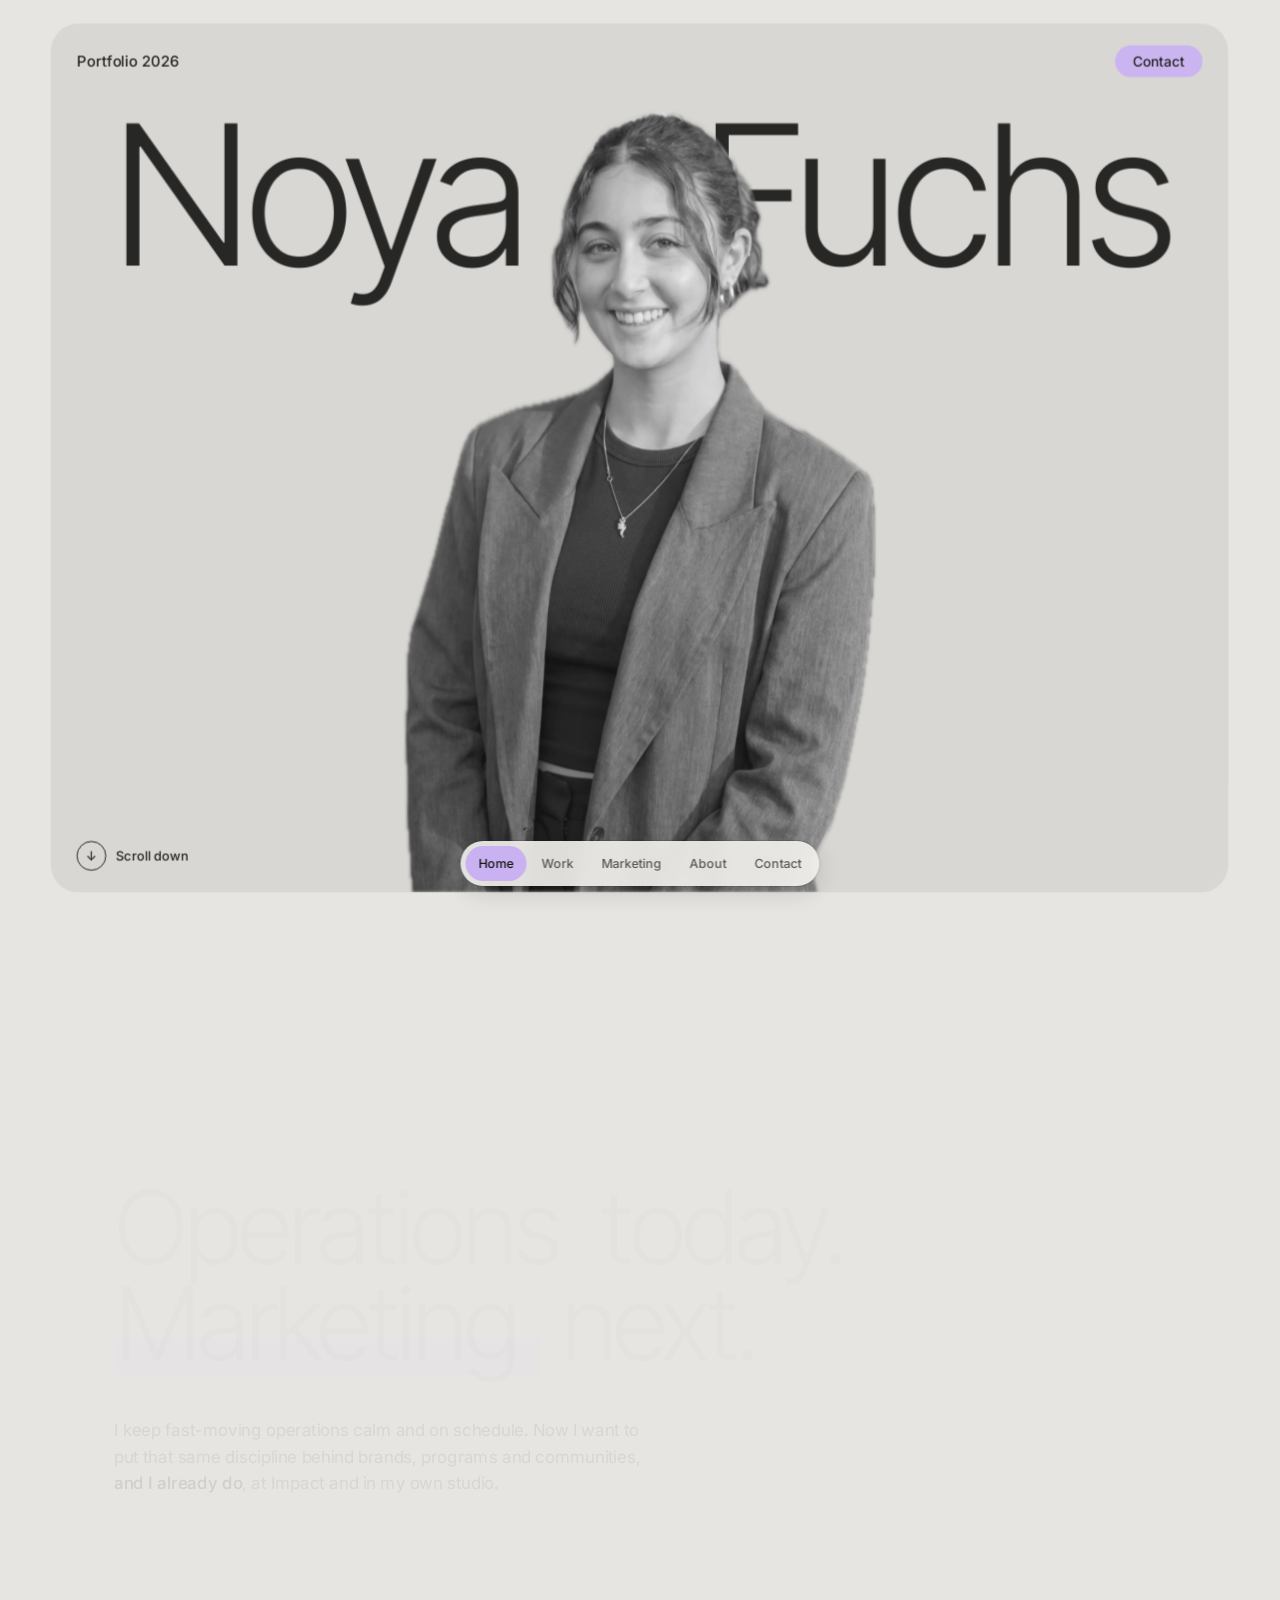
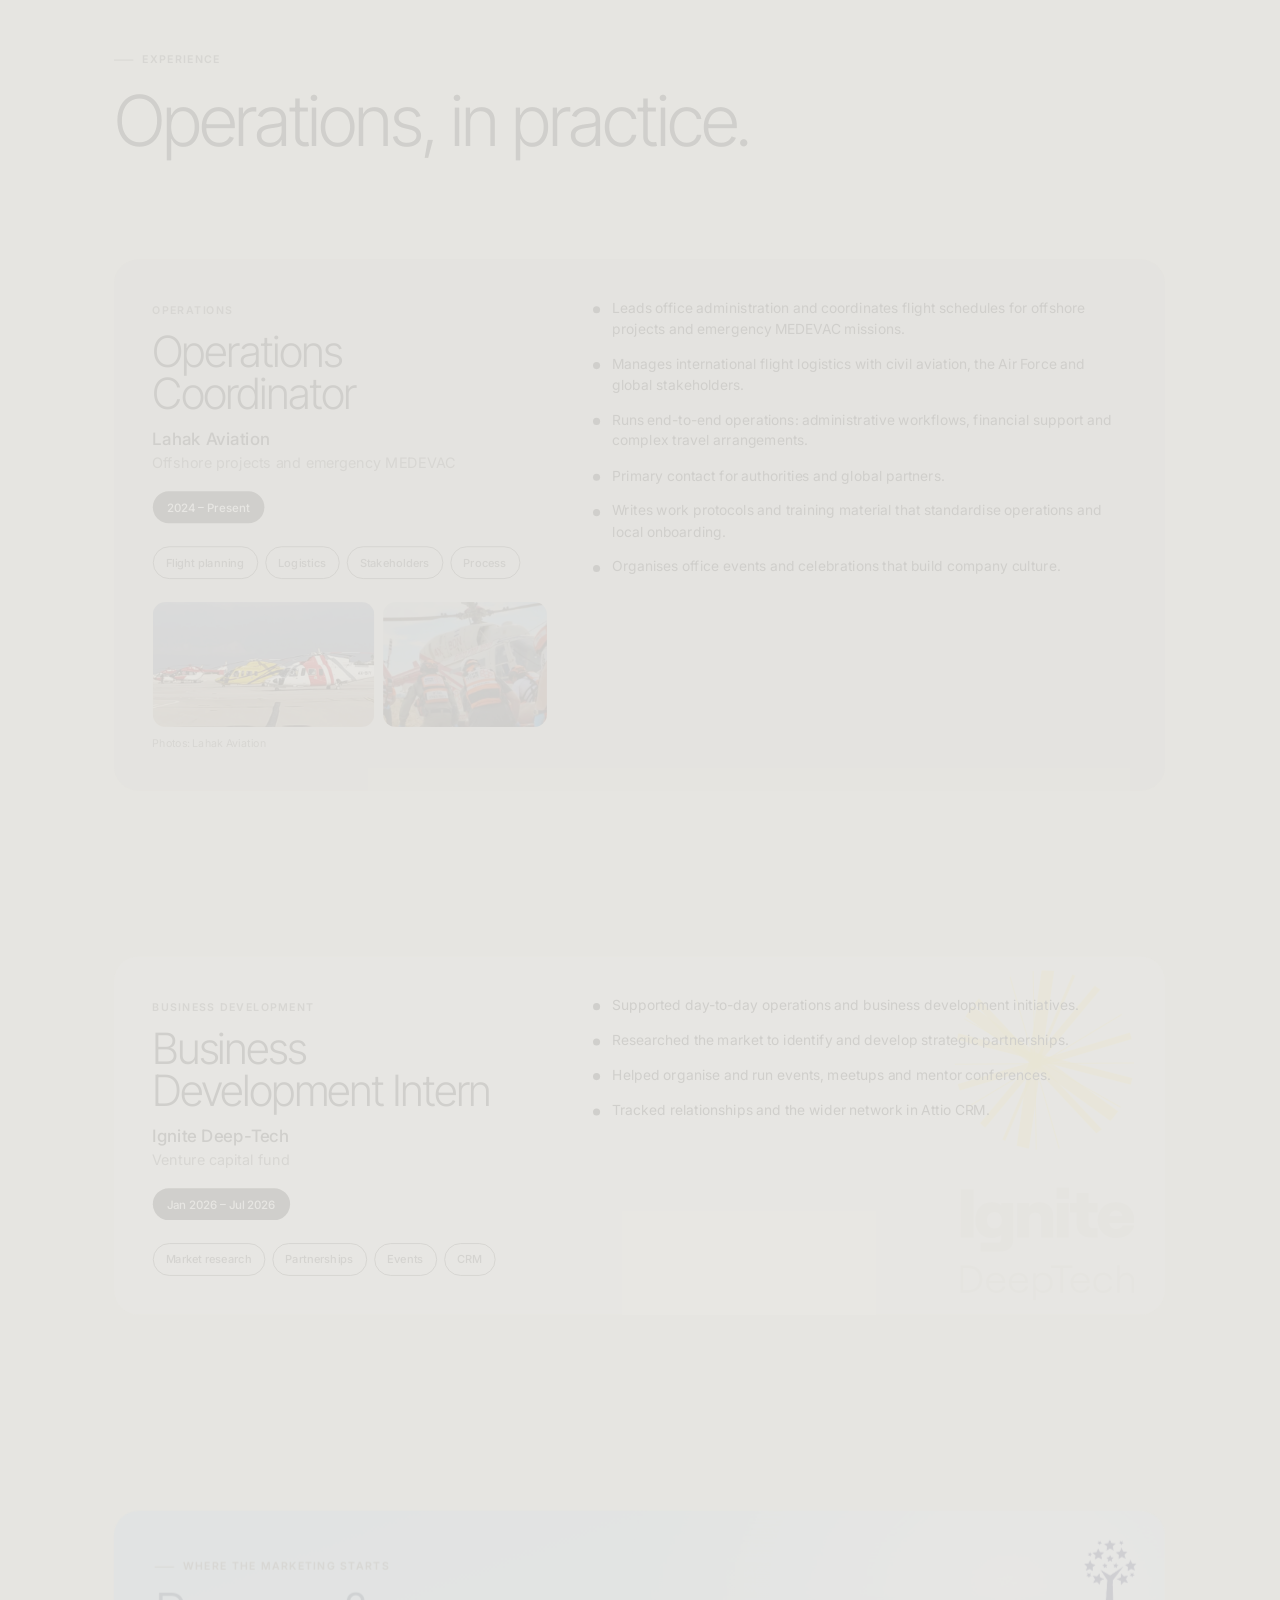
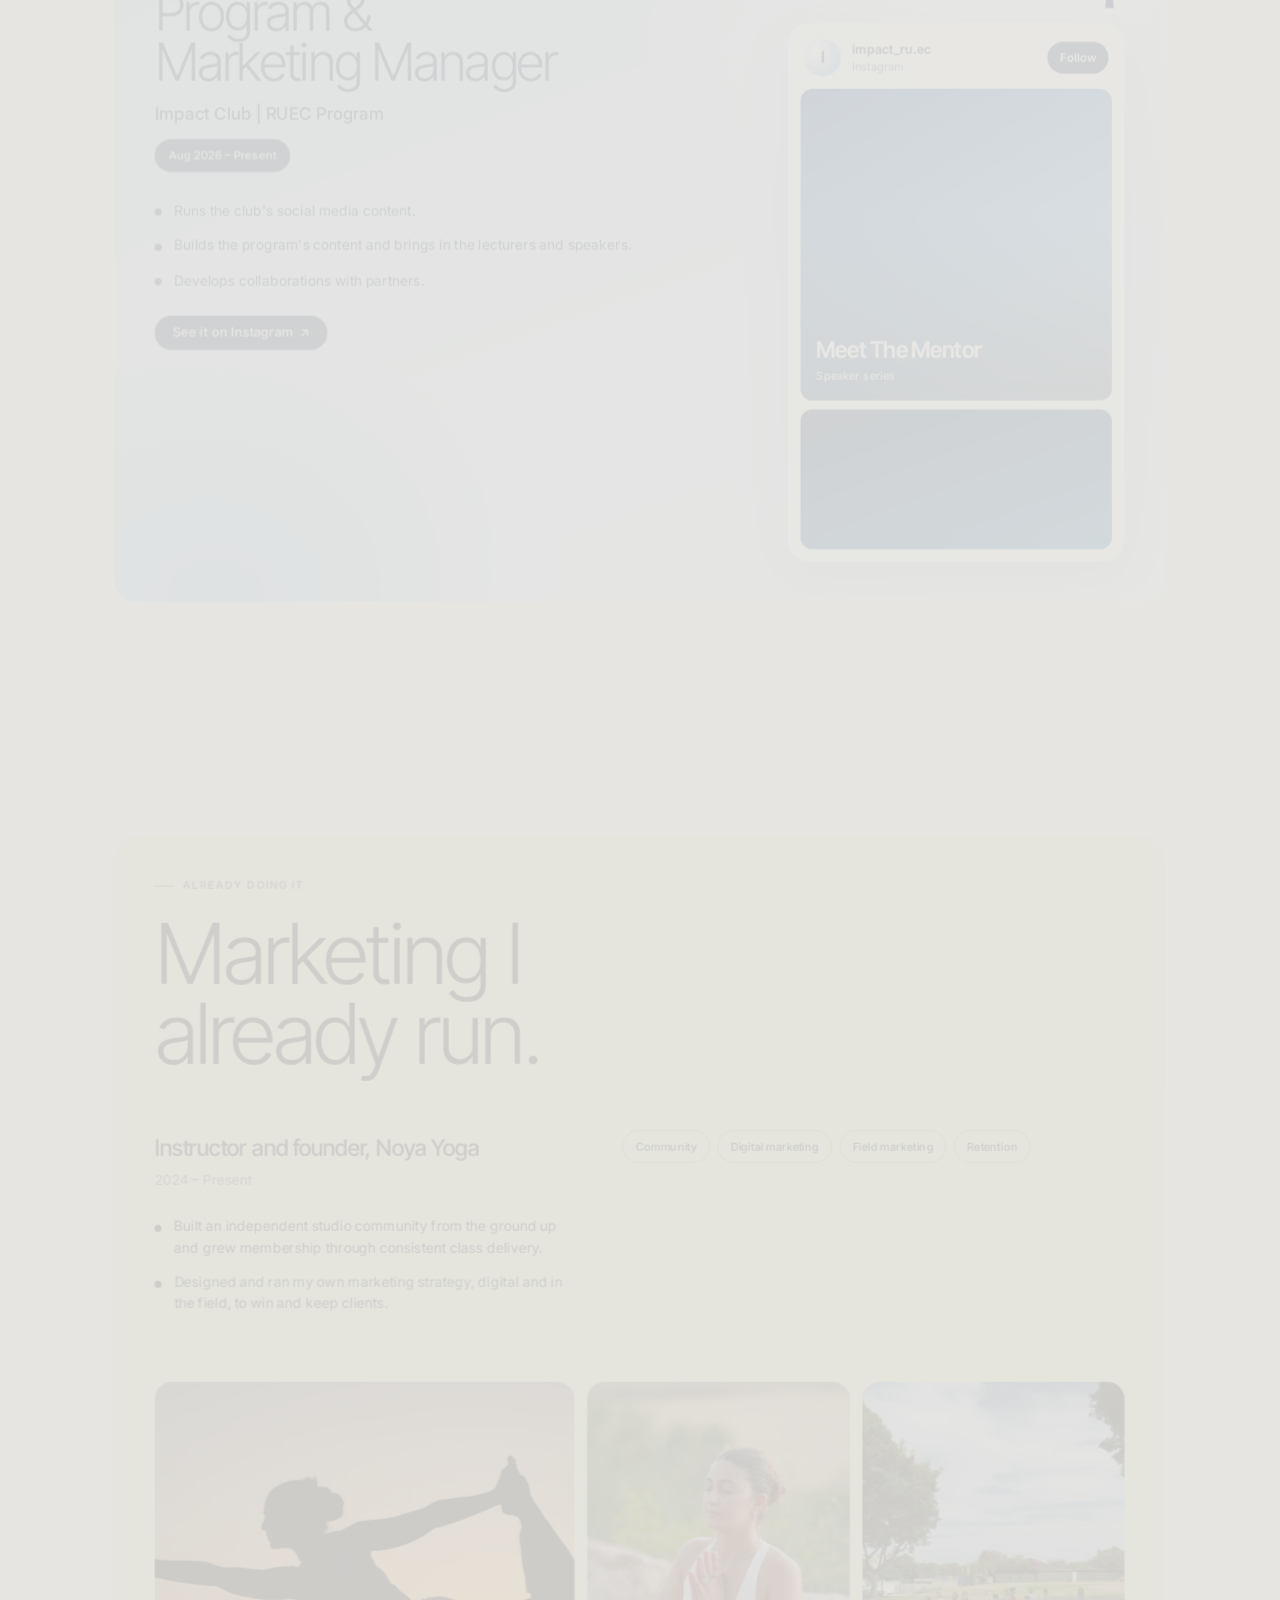
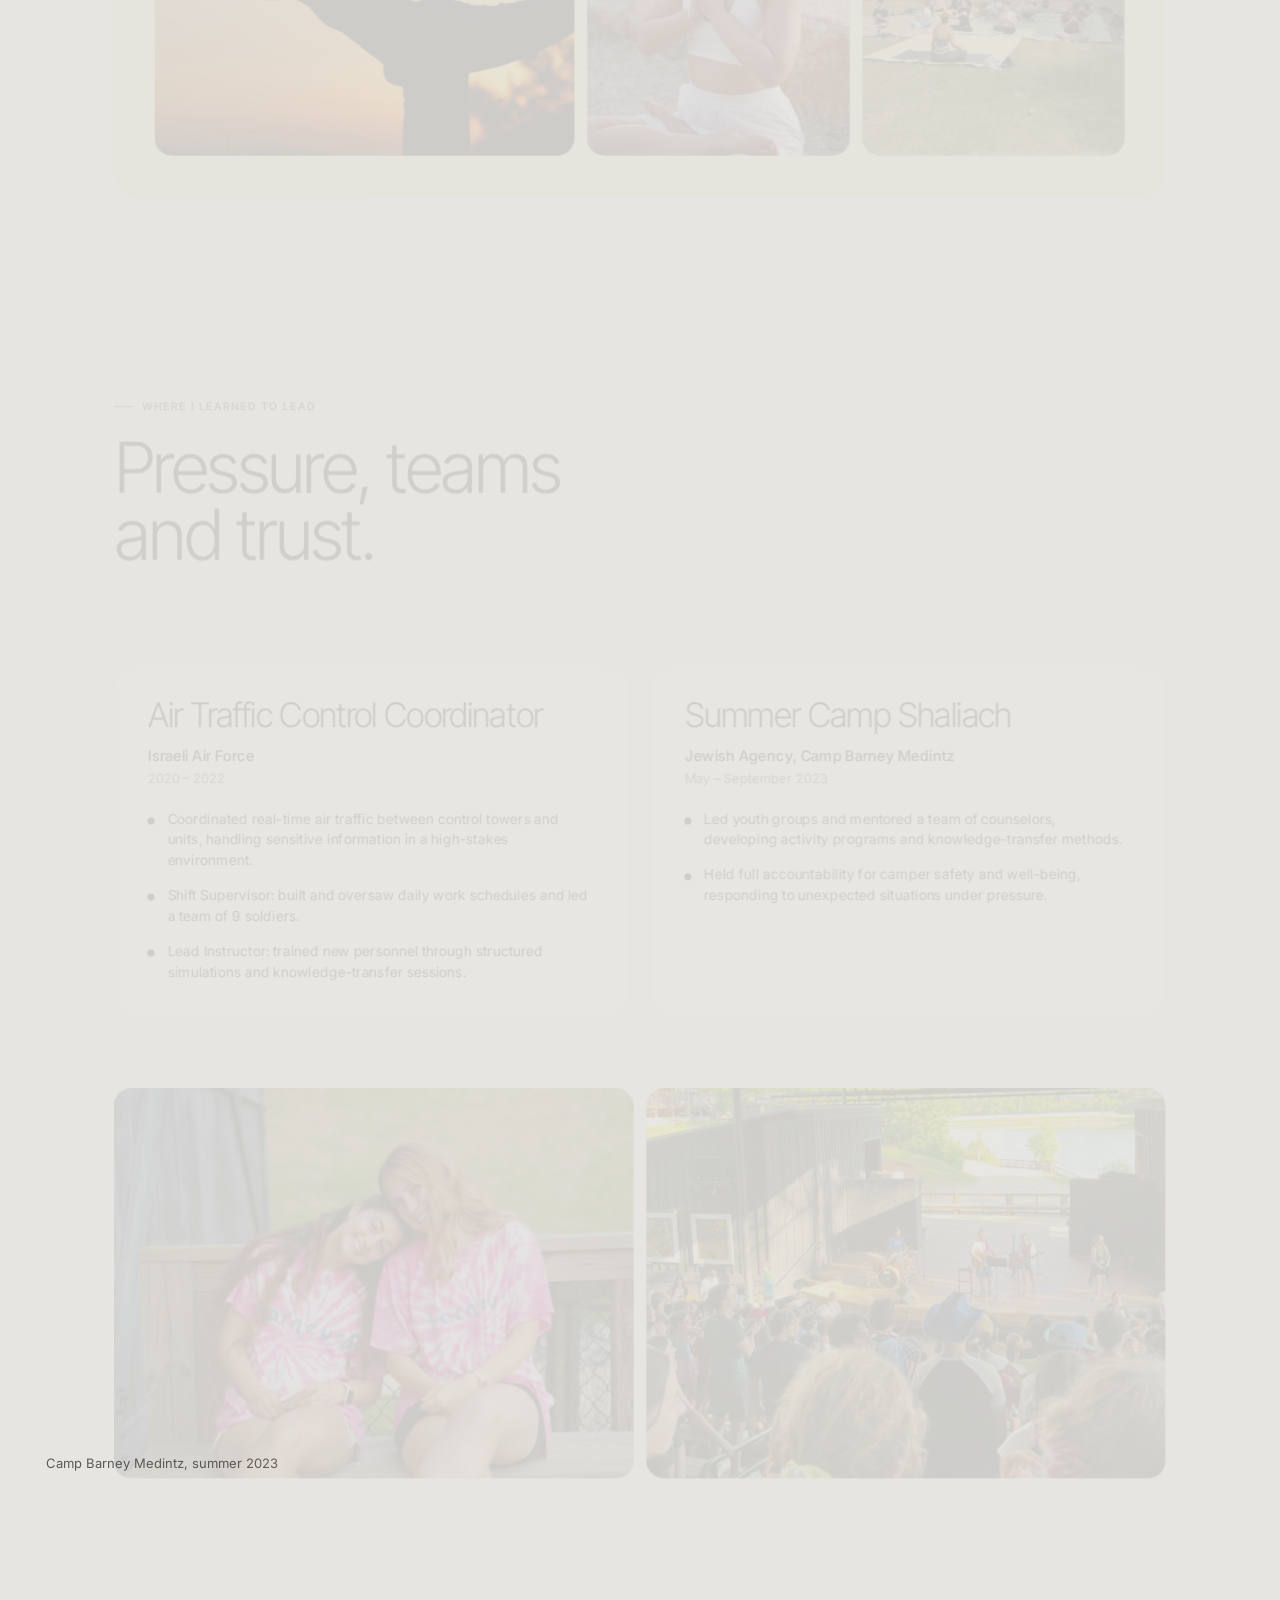
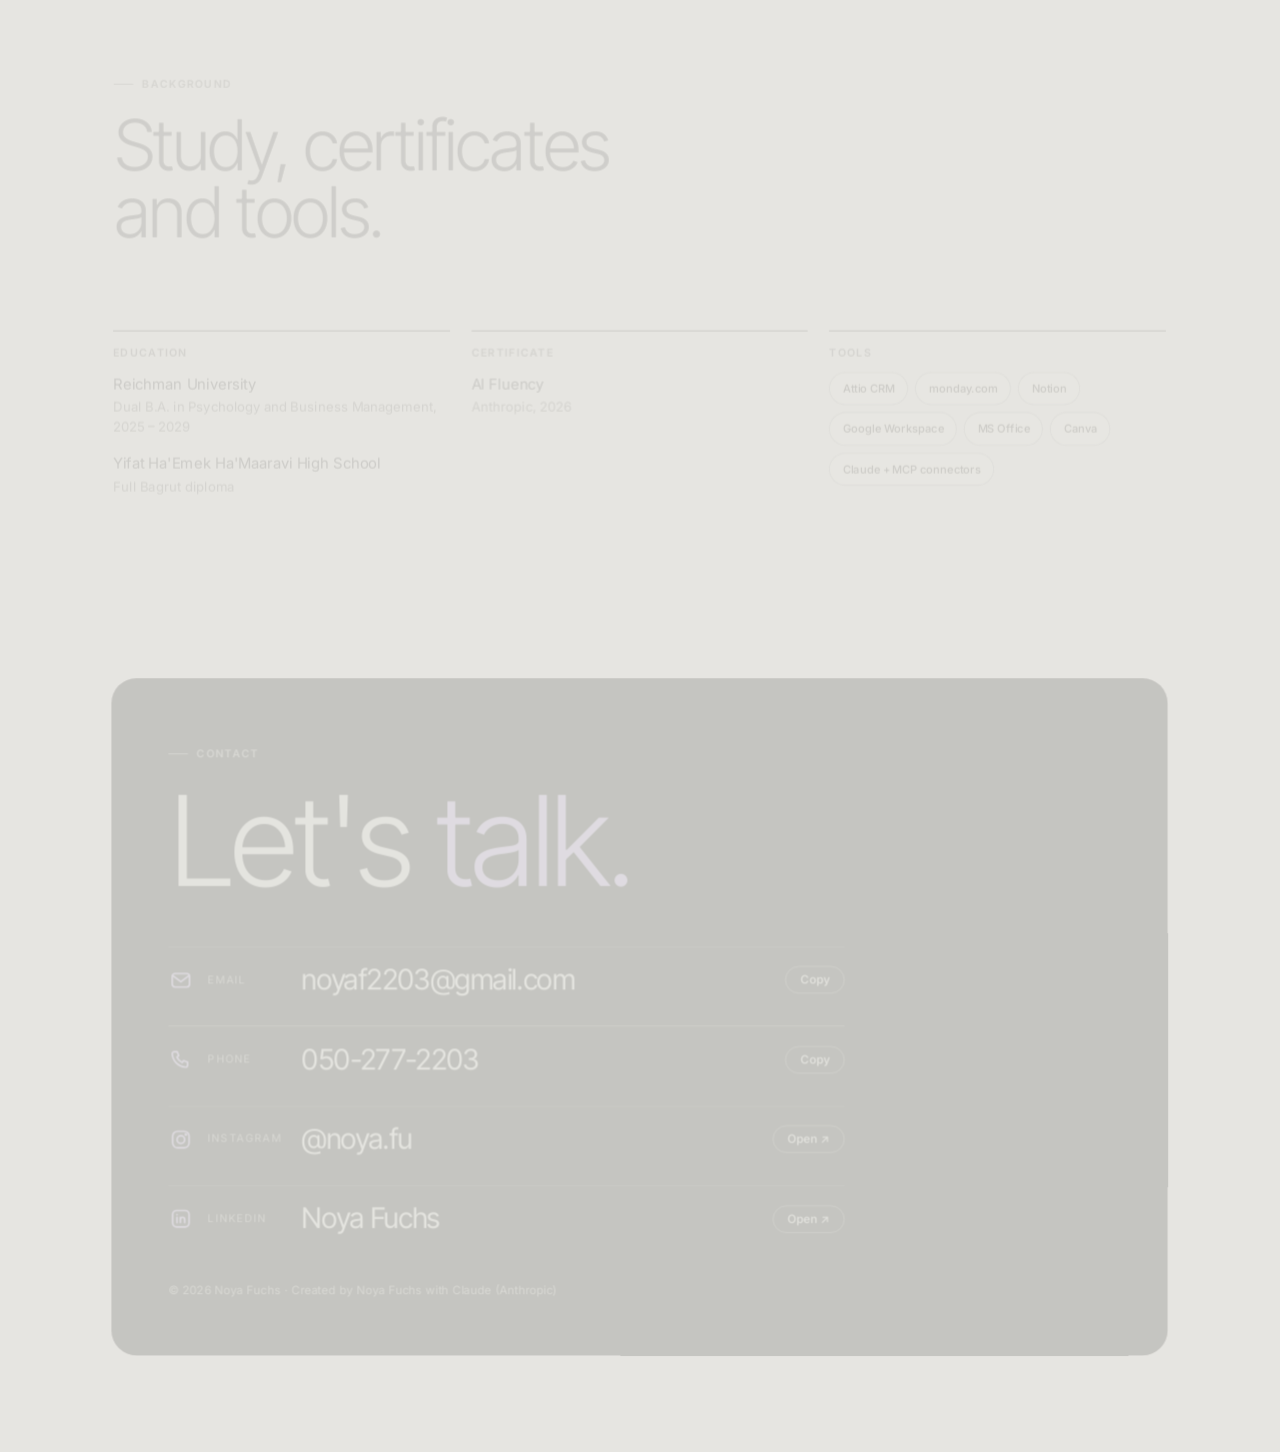
<file: index.html>
<!doctype html>
<html lang="en">
<head>
<meta charset="utf-8">
<meta name="viewport" content="width=device-width, initial-scale=1, viewport-fit=cover">
<title>Noya Fuchs | Operations Coordinator &amp; Marketing to be</title>
<meta name="description" content="Noya Fuchs: operations coordinator working toward a career in marketing. Lahak Aviation, Ignite Deep-Tech, Impact Club and Noya Yoga.">
<meta property="og:type" content="website">
<meta property="og:title" content="Noya Fuchs | Operations Coordinator &amp; Marketing to be">
<meta property="og:description" content="Noya Fuchs: operations coordinator working toward a career in marketing. Lahak Aviation, Ignite Deep-Tech, Impact Club and Noya Yoga.">
<meta property="og:image" content="assets/img/og.jpg">
<meta name="twitter:card" content="summary_large_image">
<link rel="icon" type="image/png" href="assets/img/favicon.png">
<link rel="apple-touch-icon" href="assets/img/favicon.png">
<link rel="preconnect" href="https://fonts.googleapis.com">
<link rel="preconnect" href="https://fonts.gstatic.com" crossorigin>
<link rel="stylesheet" href="https://fonts.googleapis.com/css2?family=Inter+Tight:wght@300;400;500;600&family=Inter:wght@400;500;600&display=swap">
<link rel="stylesheet" href="css/styles.css">
</head>
<body>
<header class="topbar" id="topbar">
  <a class="topbar__name" href="#home" data-nav>Noya Fuchs</a>
  <a class="pill" href="#contact" data-nav>Contact</a>
</header>

<nav class="dock" aria-label="Sections" id="dock">
  <a href="#home" data-nav>Home</a>
  <a href="#work" data-nav>Work</a>
  <a href="#impact" data-nav>Marketing</a>
  <a href="#about" data-nav>About</a>
  <a href="#contact" data-nav>Contact</a>
</nav>

<main>
  <!-- HERO -->
  <section class="hero wrap" id="home">
    <div class="inner">
      <div class="hero__card" id="heroCard">
        <div class="hero__bar">
          <span>Portfolio 2026</span>
          <a class="pill" href="#contact" data-nav>Contact</a>
        </div>
        <h1 class="hero__name display" id="heroName" aria-label="Noya Fuchs"><span>Noya</span> <span>Fuchs</span></h1>
        <img class="hero__photo" id="heroPhoto" src="assets/img/portrait-cutout.webp" alt="Noya Fuchs smiling, wearing a grey blazer" width="848" height="1400" fetchpriority="high">
        <p class="hero__title" id="heroTitle">Operations Coordinator &amp; <em>Marketing to be</em></p>
        <p class="hero__meta" id="heroMeta"><strong>Reichman University</strong>Psychology &amp; Business Management</p>
        <div class="hero__scroll"><i aria-hidden="true">↓</i> Scroll down</div>
      </div>
      <p class="hero__titleMobile">Operations Coordinator &amp; <em>Marketing to be</em></p>
    </div>
  </section>

  <!-- STATEMENT -->
  <section class="statement wrap" id="statement">
    <div class="inner">
      <h2 class="statement__line display" id="statementLine">Operations today. <span class="hl">Marketing</span> next.</h2>
      <p class="statement__sub" data-reveal>I keep fast-moving operations calm and on schedule. Now I want to put that same discipline behind brands, programs and communities, <b>and I already do</b>, at Impact and in my own studio.</p>
    </div>
  </section>

  <!-- WORK -->
  <section class="work wrap" id="work">
    <div class="inner">
      <div class="sec-head">
        <span class="label" data-reveal>Experience</span>
        <h2 class="display" data-reveal>Operations, in practice.</h2>
      </div>
      <div class="stack" id="stack">
        <article class="xcard xcard--grey">
          <div>
            <span class="xcard__tag">Operations</span>
            <h3 class="xcard__role display">Operations Coordinator</h3>
            <p class="xcard__org">Lahak Aviation<small>Offshore projects and emergency MEDEVAC</small></p>
            <span class="xcard__date">2024 – Present</span>
            <div class="xcard__tags"><span class="chip">Flight planning</span><span class="chip">Logistics</span><span class="chip">Stakeholders</span><span class="chip">Process</span></div>
            <div class="xcard__photos">
              <img src="assets/img/lahak-fleet.webp" alt="Lahak Aviation helicopters parked on the apron" width="1200" height="900" loading="lazy">
              <img src="assets/img/lahak-medevac.webp" alt="A Lahak Aviation medical helicopter with paramedics during an evacuation" width="1091" height="711" loading="lazy">
            </div>
            <p class="xcard__credit">Photos: Lahak Aviation</p>
          </div>
          <ul class="bullets">
            <li>Leads office administration and coordinates flight schedules for offshore projects and emergency MEDEVAC missions.</li>
            <li>Manages international flight logistics with civil aviation, the Air Force and global stakeholders.</li>
            <li>Runs end-to-end operations: administrative workflows, financial support and complex travel arrangements.</li>
            <li>Primary contact for authorities and global partners.</li>
            <li>Writes work protocols and training material that standardise operations and local onboarding.</li>
            <li>Organises office events and celebrations that build company culture.</li>
          </ul>
        </article>

        <article class="xcard xcard--paper">
          <img class="xcard__bg" src="assets/img/ignite-logo.svg" alt="" aria-hidden="true" width="150" height="276">
          <div>
            <span class="xcard__tag">Business development</span>
            <h3 class="xcard__role display">Business Development Intern</h3>
            <p class="xcard__org">Ignite Deep-Tech<small>Venture capital fund</small></p>
            <span class="xcard__date">Jan 2026 – Jul 2026</span>
            <div class="xcard__tags"><span class="chip">Market research</span><span class="chip">Partnerships</span><span class="chip">Events</span><span class="chip">CRM</span></div>
          </div>
          <ul class="bullets">
            <li>Supported day-to-day operations and business development initiatives.</li>
            <li>Researched the market to identify and develop strategic partnerships.</li>
            <li>Helped organise and run events, meetups and mentor conferences.</li>
            <li>Tracked relationships and the wider network in Attio CRM.</li>
          </ul>
        </article>
      </div>
    </div>
  </section>

  <!-- IMPACT -->
  <section class="impact wrap" id="impact">
    <div class="inner">
      <div class="impact__card" id="impactCard">
        <img class="impact__logo" src="assets/img/ruec-logo.png" alt="RUEC, the Reichman University Entrepreneurship Club logo: a tree made of stars" width="193" height="256">
        <div>
          <span class="label" data-reveal>Where the marketing starts</span>
          <h2 class="impact__role display" data-reveal>Program &amp; Marketing Manager</h2>
          <p class="impact__org" data-reveal>Impact Club | RUEC Program</p>
          <span class="impact__date" data-reveal>Aug 2026 – Present</span>
          <ul class="bullets" data-stagger>
            <li>Runs the club's social media content.</li>
            <li>Builds the program's content and brings in the lecturers and speakers.</li>
            <li>Develops collaborations with partners.</li>
          </ul>
          <div class="impact__cta" data-reveal>
            <a class="btn" href="https://www.instagram.com/impact_ru.ec/" data-config="instagram" target="_blank" rel="noopener">See it on Instagram <span aria-hidden="true">↗</span></a>
          </div>
        </div>

        <aside class="impact__feed">
          <div class="feed">
            <div class="feed__head">
              <div class="feed__avatar" aria-hidden="true">I</div>
              <div class="feed__who"><b>impact_ru.ec</b><span>Instagram</span></div>
              <a class="feed__follow" href="https://www.instagram.com/impact_ru.ec/" data-config="instagram" target="_blank" rel="noopener">Follow</a>
            </div>
            <div class="feed__scroll" id="feed" data-lenis-prevent tabindex="0" aria-label="Recent posts from Impact">
              <a class="tile" href="https://www.instagram.com/impact_ru.ec/" data-config="instagram" target="_blank" rel="noopener" style="--g: linear-gradient(150deg,#1B4F9C,#5FA3E3 60%,#BFE0F7)"><b>Meet The Mentor</b><span>Speaker series</span></a>
              <a class="tile" href="https://www.instagram.com/impact_ru.ec/" data-config="instagram" target="_blank" rel="noopener" style="--g: linear-gradient(160deg,#14305C,#2D7FB8 65%,#8FD0D8)"><b>Opening Event</b><span>Club launch night</span></a>
              <a class="tile" href="https://www.instagram.com/impact_ru.ec/" data-config="instagram" target="_blank" rel="noopener" style="--g: linear-gradient(145deg,#2A6FB8,#9CC6EE 70%,#E8F3FC)"><b>ImpactX</b><span>Event with a partner</span></a>
              <a class="tile" href="https://www.instagram.com/impact_ru.ec/" data-config="instagram" target="_blank" rel="noopener" style="--g: linear-gradient(165deg,#0F3B6B,#3C8FCB 55%,#A9DBF0)"><b>A little about the club</b><span>Who we are</span></a>
              <a class="tile" href="https://www.instagram.com/impact_ru.ec/" data-config="instagram" target="_blank" rel="noopener" style="--g: linear-gradient(155deg,#22508F,#6BB0E8 60%,#CFE8FA)"><b>Welcome to Impact</b><span>Video</span></a>
              <a class="tile" href="https://www.instagram.com/impact_ru.ec/" data-config="instagram" target="_blank" rel="noopener" style="--g: linear-gradient(150deg,#16427F,#4E9BD9 65%,#B5DBF5)"><b>Event night</b><span>From the room</span></a>
            </div>
            <p class="feed__foot" id="feedNote" hidden></p>
          </div>
        </aside>
      </div>
    </div>
  </section>

  <!-- YOGA -->
  <section class="yoga wrap" id="yoga">
    <div class="inner">
      <div class="yoga__card">
        <div class="yoga__top">
          <span class="label" data-reveal>Already doing it</span>
          <h2 class="display" data-reveal>Marketing I already run.</h2>
        </div>
        <div class="yoga__grid">
          <div>
            <p class="yoga__role" data-reveal>Instructor and founder, Noya Yoga<small>2024 – Present</small></p>
            <ul class="bullets" data-stagger>
              <li>Built an independent studio community from the ground up and grew membership through consistent class delivery.</li>
              <li>Designed and ran my own marketing strategy, digital and in the field, to win and keep clients.</li>
            </ul>
          </div>
          <div class="yoga__chips" data-reveal><span class="chip">Community</span><span class="chip">Digital marketing</span><span class="chip">Field marketing</span><span class="chip">Retention</span></div>
        </div>
        <div class="yoga__rows">
          <div class="yrow yrow--a" data-reveal>
            <img src="assets/img/yoga-silhouette.webp" alt="Noya in a standing bow pose, in silhouette against a sunset" width="1400" height="933" loading="lazy" style="object-position: 50% 45%">
            <img src="assets/img/yoga-namaste.webp" alt="Noya sitting in a prayer pose with her eyes closed, outdoors in warm evening light" width="900" height="1350" loading="lazy" style="object-position: 50% 28%">
            <img src="assets/img/yoga-class-park2.webp" alt="Noya facing a yoga class seated on mats in a park" width="900" height="1600" loading="lazy" style="object-position: 50% 66%">
          </div>
        </div>
      </div>
    </div>
  </section>

  <!-- ROOTS -->
  <section class="roots wrap" id="roots">
    <div class="inner">
      <div class="sec-head">
        <span class="label" data-reveal>Where I learned to lead</span>
        <h2 class="display" data-reveal>Pressure, teams and trust.</h2>
      </div>
      <div class="roots__grid">
        <article class="rcard" data-reveal>
          <div>
            <h3 class="display">Air Traffic Control Coordinator</h3>
            <p class="rcard__org" style="margin-top:14px">Israeli Air Force<small>2020 – 2022</small></p>
          </div>
          <ul class="bullets">
            <li>Coordinated real-time air traffic between control towers and units, handling sensitive information in a high-stakes environment.</li>
            <li>Shift Supervisor: built and oversaw daily work schedules and led a team of 9 soldiers.</li>
            <li>Lead Instructor: trained new personnel through structured simulations and knowledge-transfer sessions.</li>
          </ul>
        </article>
        <article class="rcard" data-reveal>
          <div>
            <h3 class="display">Summer Camp Shaliach</h3>
            <p class="rcard__org" style="margin-top:14px">Jewish Agency, Camp Barney Medintz<small>May – September 2023</small></p>
          </div>
          <ul class="bullets">
            <li>Led youth groups and mentored a team of counselors, developing activity programs and knowledge-transfer methods.</li>
            <li>Held full accountability for camper safety and well-being, responding to unexpected situations under pressure.</li>
          </ul>
        </article>
      </div>
      <div class="camp-strip" data-reveal>
        <img class="a" src="assets/img/camp-tiedye.webp" alt="Two people in matching pink tie-dye camp shirts" width="1200" height="800" loading="lazy">
        <img class="b" src="assets/img/camp-stage.webp" alt="A live band on the stage of the camp amphitheater, with campers watching" width="1000" height="1333" loading="lazy">
      </div>
      <p class="camp-cap">Camp Barney Medintz, summer 2023</p>
    </div>
  </section>

  <!-- ABOUT -->
  <section class="about wrap" id="about">
    <div class="inner">
      <div class="sec-head">
        <span class="label" data-reveal>Background</span>
        <h2 class="display" data-reveal>Study, certificates and tools.</h2>
      </div>
      <div class="about__grid">
        <div class="acard" data-reveal>
          <h3>Education</h3>
          <p>Reichman University<small>Dual B.A. in Psychology and Business Management, 2025 – 2029</small></p>
          <p>Yifat Ha'Emek Ha'Maaravi High School<small>Full Bagrut diploma</small></p>
        </div>
        <div class="acard" data-reveal>
          <h3>Certificate</h3>
          <p>AI Fluency<small>Anthropic, 2026</small></p>
        </div>
        <div class="acard" data-reveal>
          <h3>Tools</h3>
          <div class="tools"><span class="chip">Attio CRM</span><span class="chip">monday.com</span><span class="chip">Notion</span><span class="chip">Google Workspace</span><span class="chip">MS Office</span><span class="chip">Canva</span><span class="chip">Claude + MCP connectors</span></div>
        </div>
      </div>
    </div>
  </section>

  <!-- CONTACT -->
  <section class="contact wrap" id="contact">
    <div class="inner">
      <div class="contact__card">
        <span class="label" data-reveal>Contact</span>
        <h2 class="contact__title display" data-reveal>Let's <em>talk.</em></h2>
        <div class="contact__rows">
          <div class="crow" data-reveal>
            <span class="crow__ic" aria-hidden="true"><svg viewBox="0 0 24 24" fill="none" stroke="currentColor" stroke-width="1.7" stroke-linecap="round" stroke-linejoin="round"><rect x="3" y="5" width="18" height="14" rx="3"/><path d="m4 7.5 8 6 8-6"/></svg></span>
            <span class="crow__k">Email</span>
            <a class="crow__v" id="emailText" data-config="email" href="mailto:noyaf2203@gmail.com" style="text-decoration:none">noyaf2203@gmail.com</a>
            <button type="button" data-copy="noyaf2203@gmail.com">Copy</button>
          </div>
          <div class="crow" data-reveal>
            <span class="crow__ic" aria-hidden="true"><svg viewBox="0 0 24 24" fill="none" stroke="currentColor" stroke-width="1.7" stroke-linecap="round" stroke-linejoin="round"><path d="M5 4h3.2l1.6 4.2-2 1.3a11 11 0 0 0 5.7 5.7l1.3-2 4.2 1.6V18a2 2 0 0 1-2.2 2A15 15 0 0 1 3 6.2 2 2 0 0 1 5 4Z"/></svg></span>
            <span class="crow__k">Phone</span>
            <a class="crow__v" id="phoneText" data-config="phone" href="tel:0502772203" style="text-decoration:none">050-277-2203</a>
            <button type="button" data-copy="0502772203">Copy</button>
          </div>
          <div class="crow" data-reveal>
            <span class="crow__ic" aria-hidden="true"><svg viewBox="0 0 24 24" fill="none" stroke="currentColor" stroke-width="1.7" stroke-linecap="round" stroke-linejoin="round"><rect x="3.5" y="3.5" width="17" height="17" rx="5"/><circle cx="12" cy="12" r="4"/><circle cx="17.2" cy="6.8" r="0.6" fill="currentColor"/></svg></span>
            <span class="crow__k">Instagram</span>
            <a class="crow__v" href="https://www.instagram.com/noya.fu" target="_blank" rel="noopener" style="text-decoration:none">@noya.fu</a>
            <a class="crow__open" href="https://www.instagram.com/noya.fu" target="_blank" rel="noopener">Open <span aria-hidden="true">↗</span></a>
          </div>
          <div class="crow" data-reveal>
            <span class="crow__ic" aria-hidden="true"><svg viewBox="0 0 24 24" fill="none" stroke="currentColor" stroke-width="1.7" stroke-linecap="round" stroke-linejoin="round"><rect x="3.5" y="3.5" width="17" height="17" rx="4"/><path d="M8 10.5V16M8 7.8v.1M11.5 16v-5.5M11.5 13c0-1.6 1-2.5 2.3-2.5S16 11.400 16 13v3"/></svg></span>
            <span class="crow__k">LinkedIn</span>
            <a class="crow__v" href="https://www.linkedin.com/in/noya-fuchs-438705399" target="_blank" rel="noopener" style="text-decoration:none">Noya Fuchs</a>
            <a class="crow__open" href="https://www.linkedin.com/in/noya-fuchs-438705399" target="_blank" rel="noopener">Open <span aria-hidden="true">↗</span></a>
          </div>
        </div>
        <p class="foot">© 2026 Noya Fuchs · Created by Noya Fuchs with Claude (Anthropic)</p>
      </div>
    </div>
  </section>
</main>

<script src="vendor/gsap.min.js"></script>
<script src="vendor/ScrollTrigger.min.js"></script>
<script src="vendor/lenis.min.js"></script>
<script src="js/config.js"></script>
<script src="js/feed.js"></script>
<script src="js/app.js"></script>
</body>
</html>
</file>
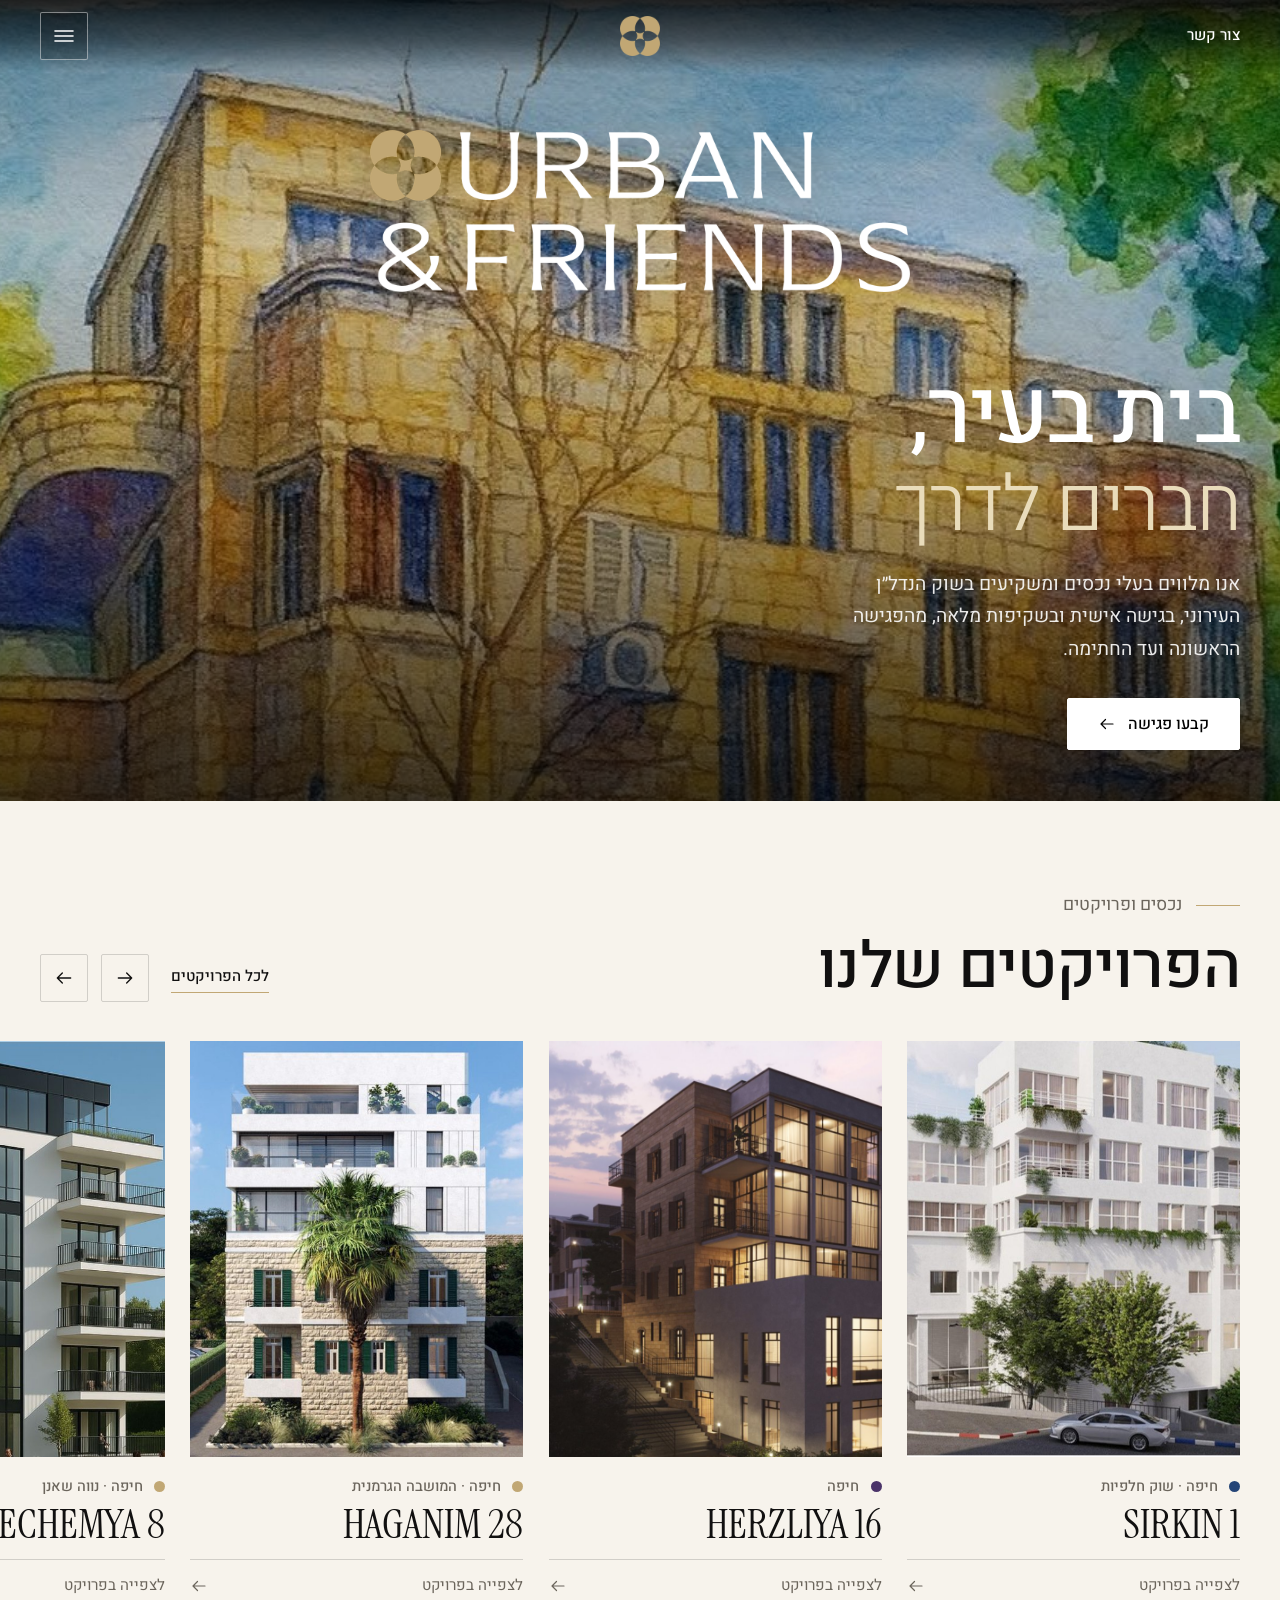
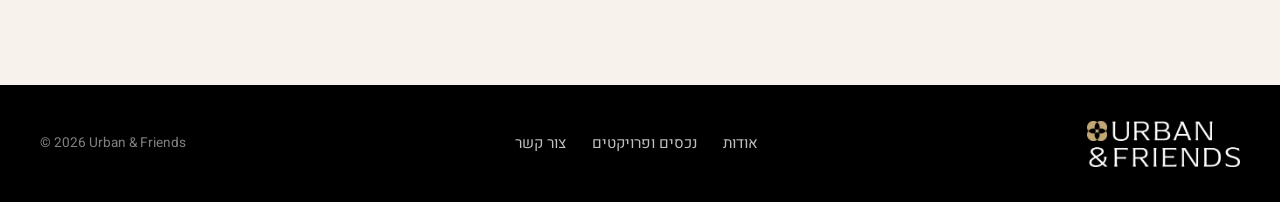
<file: urban-friends/index.html>
<!doctype html>
<html lang="he" dir="rtl">
<head>
<meta charset="utf-8">
<meta name="viewport" content="width=device-width, initial-scale=1, viewport-fit=cover">
<title>Urban & Friends</title>
<meta name="description" content="Urban & Friends: ליווי נדל״ן אישי ושקוף בחיפה ובקפריסין.">
<link rel="preconnect" href="https://fonts.googleapis.com"><link rel="preconnect" href="https://fonts.gstatic.com" crossorigin><link rel="stylesheet" href="https://fonts.googleapis.com/css2?family=Heebo:wght@300;400;500;600&family=Instrument+Serif&display=swap">
<style>
:root {
  --white: #ffffff; --black: #000000; --gold: #C1A774; --stone: #6B655C; --sand: #E5DCC8; --cream: #F7F3EC; --ink: #111010;
  --line: rgba(17,16,16,.16); --line-dark: rgba(255,255,255,.18);
  --display: "Heebo", system-ui, -apple-system, "Segoe UI", sans-serif;
  --prop: "Instrument Serif", "Cormorant Garamond", Georgia, serif;
  --body: "Heebo", system-ui, -apple-system, "Segoe UI", sans-serif;
  --nav-h: 72px; color-scheme: light;
}
* { box-sizing: border-box; }
html { scroll-behavior: smooth; }
body { margin: 0; display: flex; flex-direction: column; min-height: 100vh; min-height: 100svh; direction: rtl; background: var(--cream); color: var(--ink); font-family: var(--body); font-size: 18px; line-height: 1.7; -webkit-font-smoothing: antialiased; }
img { max-width: 100%; display: block; }
main { flex: 1 0 auto; }
a { color: inherit; text-decoration: none; }
h1, h2, h3, h4, p { margin: 0; }

h1, h2, h3 { font-family: var(--display); font-weight: 500; line-height: 1.08; text-wrap: balance; letter-spacing: -.015em; }
:focus-visible { outline: 2px solid var(--gold); outline-offset: 3px; }
.wrap { width: 100%; max-width: 1320px; margin-inline: auto; padding-left: max(16px, env(safe-area-inset-left, 0px)); padding-right: max(16px, env(safe-area-inset-right, 0px)); }
@media (min-width: 900px) { .wrap { padding-left: max(40px, env(safe-area-inset-left, 0px)); padding-right: max(40px, env(safe-area-inset-right, 0px)); } }
.eyebrow { font-family: var(--display); font-size: 1.1rem; font-weight: 400; color: var(--stone); display: flex; align-items: center; gap: .9rem; }
.eyebrow::before { content: ""; width: 44px; height: 1px; background: var(--gold); flex: none; }
.label { font-family: var(--display); font-size: .92rem; font-weight: 500; color: var(--stone); }
.btn { display: inline-flex; align-items: center; gap: .7rem; justify-content: center; min-height: 52px; padding: 0 1.9rem; border-radius: 2px; font: 500 1rem/1 var(--body); cursor: pointer; border: 1px solid var(--black); background: var(--black); color: var(--white); transition: background .2s, color .2s, border-color .2s; }
.btn:hover { background: var(--gold); border-color: var(--gold); color: var(--black); }
.btn.ghost { background: transparent; color: var(--black); }
.btn.ghost:hover { background: var(--black); color: var(--white); }
.btn.white { background: var(--white); border-color: var(--white); color: var(--black); }
.btn.white:hover { background: var(--gold); border-color: var(--gold); }
.btn.gold { background: var(--gold); border-color: var(--gold); color: var(--black); }
.btn.gold:hover { background: var(--white); border-color: var(--white); }
.arrow { width: 18px; height: 18px; flex: none; }

/* empty image squares */
.ph { position: relative; background: var(--sand); overflow: hidden; aspect-ratio: var(--ar, 4 / 5); width: 100%; }
.ph::before { content: ""; position: absolute; inset: 0; background:
  linear-gradient(to top left, transparent calc(50% - .5px), rgba(193,167,116,.7) 50%, transparent calc(50% + .5px)),
  linear-gradient(to top right, transparent calc(50% - .5px), rgba(193,167,116,.7) 50%, transparent calc(50% + .5px)); }
.ph > span { position: absolute; inset-inline-start: 14px; bottom: 14px; z-index: 1; background: var(--cream); color: var(--stone); font-size: .78rem; letter-spacing: .06em; padding: .25rem .7rem; }
.ph.has::before, .ph.has > span { display: none; }
.ph.has img { position: absolute; inset: 0; width: 100%; height: 100%; object-fit: cover; transition: transform .6s ease; }

/* ---------- top bar ---------- */
.top { position: fixed; top: 0; left: 0; right: 0; z-index: 80; padding-top: env(safe-area-inset-top, 0px); color: var(--white); transition: background .3s; background: var(--black); }
.top.fade { background: linear-gradient(to bottom, rgba(0,0,0,.78) 0%, rgba(0,0,0,.45) 55%, rgba(0,0,0,0) 100%); }
.top.fade.solid { background: var(--black); }
.top .bar { direction: ltr; display: grid; grid-template-columns: 1fr auto 1fr; align-items: center; height: var(--nav-h); }
.burger { justify-self: start; width: 48px; height: 48px; border: 1px solid rgba(255,255,255,.45); background: rgba(0,0,0,.18); border-radius: 2px; display: grid; place-items: center; cursor: pointer; color: var(--white); transition: background .2s, border-color .2s; }
.burger:hover { background: var(--gold); border-color: var(--gold); color: var(--black); }
.burger svg { width: 24px; height: 24px; }
.top .brand img { height: 40px; width: 40px; }
.top .contact-link { direction: rtl; justify-self: end; font-size: .95rem; font-weight: 500; display: none; }
.top .contact-link:hover { color: var(--gold); }
@media (min-width: 700px) { .top .contact-link { display: inline; } }

/* ---------- menu drawer ---------- */
.scrim { position: fixed; inset: 0; z-index: 90; background: rgba(0,0,0,.55); opacity: 0; pointer-events: none; transition: opacity .3s; }
.scrim.open { opacity: 1; pointer-events: auto; }
.drawer { position: fixed; top: 0; bottom: 0; left: 0; z-index: 100; width: min(460px, 100%); background: var(--black); color: var(--white); transform: translateX(-102%); transition: transform .35s ease; overflow-y: auto; padding: calc(16px + env(safe-area-inset-top, 0px)) max(24px, env(safe-area-inset-left, 0px)) 40px; visibility: hidden; direction: ltr; }
.drawer nav { direction: rtl; }
.drawer.open { transform: none; visibility: visible; }
.drawer .close { width: 48px; height: 48px; border: 1px solid rgba(255,255,255,.45); background: transparent; border-radius: 2px; display: grid; place-items: center; cursor: pointer; color: var(--white); margin-bottom: 2rem; }
.drawer .close:hover { background: var(--gold); border-color: var(--gold); color: var(--black); }
.drawer .close svg { width: 22px; height: 22px; }
.drawer nav > a, .drawer .sub-toggle { display: flex; align-items: center; justify-content: space-between; width: 100%; padding: 1rem 0; border: 0; border-bottom: 1px solid var(--line-dark); background: none; color: var(--white); font-family: var(--display); font-weight: 500; font-size: 2.1rem; line-height: 1.15; text-align: start; cursor: pointer; }
.drawer nav > a:hover, .drawer .sub-toggle:hover { color: var(--gold); }
.drawer .chev { width: 22px; height: 22px; transition: transform .25s; flex: none; }
.drawer .sub-toggle[aria-expanded="true"] .chev { transform: rotate(180deg); }
.drawer .sub { display: none; padding: .6rem 0 1.2rem; border-bottom: 1px solid var(--line-dark); }
.drawer .sub.open { display: block; }
.drawer .sub a { display: flex; align-items: center; gap: .8rem; padding: .45rem 0; font-family: var(--prop); text-transform: uppercase; font-size: 1.6rem; color: rgba(255,255,255,.92); }
.drawer .sub a:hover { color: var(--gold); }
.drawer .sub a.all { font-family: var(--body); font-size: .95rem; font-weight: 500; color: var(--gold); padding-bottom: .8rem; text-transform: none; }
.drawer .sub .dot { width: 9px; height: 9px; border-radius: 50%; background: var(--c); flex: none; }

/* ---------- home ---------- */
.hero { position: relative; color: var(--white); isolation: isolate; min-height: min(88svh, 860px); display: flex; flex-direction: column; background: #2a2113 url("assets/hero.jpg") center 30% / cover no-repeat; }
.hero::before { content: ""; position: absolute; inset: 0; z-index: -1; background: linear-gradient(to bottom, rgba(0,0,0,.35) 0%, rgba(0,0,0,.12) 30%, rgba(0,0,0,.30) 62%, rgba(0,0,0,.74) 100%); }
.hero-logo { display: flex; justify-content: center; padding: calc(var(--nav-h) + clamp(1.4rem, 5vw, 3.6rem)) 1rem 0; }
.hero-logo img { width: min(540px, 76%); height: auto; filter: drop-shadow(0 2px 18px rgba(0,0,0,.35)); }
.hero-body { margin-top: auto; padding-block: clamp(2rem, 6vw, 5rem) clamp(1.6rem, 4vw, 3.4rem); }
.hero h1 { font-size: clamp(3rem, 7vw, 6.4rem); font-weight: 500; line-height: 1.02; letter-spacing: -.02em; }
.hero h1 em { display: block; font-style: normal; font-weight: 300; color: #E9DCBB; font-size: .86em; margin-top: .08em; }
.hero-lead { margin-top: 1.4rem; max-width: 36ch; font-size: clamp(1rem, 1.5vw, 1.2rem); color: rgba(255,255,255,.9); }
.hero .btn { margin-top: 2rem; }

.rail-sec { padding-block: clamp(3.2rem, 7vw, 6rem) clamp(2.4rem, 5vw, 4rem); }
.rail-head { display: flex; align-items: flex-end; justify-content: space-between; gap: 1.4rem; margin-bottom: clamp(1.6rem, 3vw, 2.6rem); flex-wrap: wrap; }
.rail-head h2 { font-size: clamp(2.4rem, 5vw, 4rem); margin-top: .8rem; }
.rail-tools { display: flex; align-items: center; gap: .8rem; }
.rail-tools .all { font-size: .95rem; font-weight: 500; margin-inline-end: .6rem; border-bottom: 1px solid var(--gold); padding-bottom: 2px; }
.rail-btn { width: 48px; height: 48px; border: 1px solid var(--line); border-radius: 2px; background: transparent; display: grid; place-items: center; cursor: pointer; color: var(--ink); transition: background .2s, color .2s; }
.rail-btn:hover { background: var(--black); color: var(--white); }
.rail-btn svg { width: 20px; height: 20px; }
.rail { display: flex; gap: clamp(1rem, 2vw, 1.6rem); overflow-x: auto; scroll-snap-type: x mandatory; scroll-padding-inline: max(16px, env(safe-area-inset-left, 0px)); padding-inline: max(16px, env(safe-area-inset-left, 0px)); padding-bottom: 1.4rem; scrollbar-width: thin; scrollbar-color: var(--gold) transparent; }
@media (min-width: 900px) { .rail { padding-inline: max(40px, calc((100vw - 1240px) / 2)); scroll-padding-inline: max(40px, calc((100vw - 1240px) / 2)); } }
.card { flex: 0 0 clamp(250px, 26vw, 360px); scroll-snap-align: start; display: block; }
.card .ph { --ar: 4 / 5; }
.card:hover .ph.has img { transform: scale(1.04); }
.card .meta { display: flex; align-items: center; gap: .7rem; margin-top: 1.1rem; }
.dot { width: 11px; height: 11px; border-radius: 50%; background: var(--c, var(--gold)); flex: none; }
.card h3 { direction: ltr; text-align: right; font-family: var(--prop); font-weight: 400; text-transform: uppercase; letter-spacing: 0; line-height: 1; font-size: clamp(2.3rem, 3.2vw, 3rem); margin-top: .3rem; }
.card .row { display: flex; align-items: center; justify-content: space-between; gap: 1rem; border-top: 1px solid var(--line); margin-top: .9rem; padding-top: .8rem; color: var(--stone); font-size: .95rem; }
.card .row .arrow { transition: transform .25s; }
.card:hover .row .arrow { transform: translateX(-6px); }

/* ---------- inner pages ---------- */
.page { padding-top: calc(var(--nav-h) + env(safe-area-inset-top, 0px)); }
.page-head { padding-block: clamp(2.6rem, 6vw, 5rem) clamp(1.8rem, 4vw, 3rem); }
.page-head h1 { font-size: clamp(3rem, 7vw, 6rem); margin-top: 1rem; }
.page-head .lead { margin-top: 1.4rem; max-width: 52ch; color: var(--stone); font-size: 1.15rem; }

.phero { position: relative; isolation: isolate; color: var(--white); min-height: min(92svh, 920px); display: flex; flex-direction: column; justify-content: flex-end; background: #2a2113 var(--img) center 40% / cover no-repeat; }
.phero::before { content: ""; position: absolute; inset: 0; z-index: -1; background: linear-gradient(to bottom, rgba(0,0,0,.30) 0%, rgba(0,0,0,.05) 28%, rgba(0,0,0,.22) 60%, rgba(0,0,0,.78) 100%); }
.phero-body { padding-block: clamp(2rem, 6vw, 5rem) clamp(1.8rem, 4vw, 3.2rem); display: grid; gap: 1rem; }
.phero .place { display: flex; align-items: center; gap: .8rem; }
.phero .place .label { color: rgba(255,255,255,.92); }
.phero h1 { direction: ltr; text-align: right; font-family: var(--prop); font-weight: 400; text-transform: uppercase; font-size: clamp(4rem, 13vw, 12rem); letter-spacing: 0; line-height: .9; }
.cue { display: inline-flex; align-items: center; gap: .7rem; width: fit-content; font-size: .95rem; font-weight: 500; margin-top: .6rem; color: rgba(255,255,255,.9); }
.cue svg { width: 18px; height: 18px; animation: bob 2s ease-in-out infinite; }
@keyframes bob { 0%, 100% { transform: translateY(0); } 50% { transform: translateY(5px); } }
.story { padding-block: clamp(3.4rem, 8vw, 7rem); display: grid; gap: 2rem; }
.story .label { padding-top: .6rem; }
.story .lead { font-family: var(--display); font-weight: 400; font-size: clamp(1.5rem, 2.8vw, 2.3rem); line-height: 1.5; max-width: 34ch; }
.story .facts { margin-top: 2.4rem; display: grid; gap: 0; max-width: 520px; }
.story .facts div { display: flex; justify-content: space-between; gap: 1.5rem; border-top: 1px solid var(--line); padding: .9rem 0; }
.story .facts div:last-child { border-bottom: 1px solid var(--line); }
.story .facts dt { color: var(--stone); font-size: .95rem; font-weight: 500; }
.story .facts dd { margin: 0; text-align: end; }
.story .btn { margin-top: 2rem; }
@media (min-width: 900px) { .story { grid-template-columns: 1fr 2.4fr; gap: 4rem; } }
.group { padding-block: clamp(1.4rem, 3vw, 2.4rem); }
.group-head { display: flex; align-items: baseline; gap: 1.2rem; border-top: 1px solid var(--line); padding-top: 1.1rem; margin-bottom: 1.2rem; }
.group-head h2 { font-size: clamp(1.5rem, 2.6vw, 2.1rem); font-weight: 500; }
.gallery { display: grid; gap: clamp(.6rem, 1.4vw, 1.1rem); grid-template-columns: repeat(2, 1fr); }
.gallery.one { grid-template-columns: 1fr; }
.gallery.three { grid-template-columns: repeat(2, 1fr); }
.gallery .shot { position: relative; display: block; width: 100%; border: 0; padding: 0; background: var(--sand); cursor: zoom-in; aspect-ratio: 4 / 3; overflow: hidden; }
.gallery .shot.ph { cursor: default; }
.gallery.one .shot { aspect-ratio: 16 / 9; }
.gallery .shot img { position: absolute; inset: 0; width: 100%; height: 100%; object-fit: cover; transition: transform .6s ease; }
.gallery .shot:hover img { transform: scale(1.03); }
.gallery .shot.wide { grid-column: 1 / -1; aspect-ratio: 16 / 9; }
@media (min-width: 800px) { .gallery.three { grid-template-columns: repeat(3, 1fr); } .gallery.three .shot.wide { grid-column: span 2; aspect-ratio: auto; } }
.lb { position: fixed; inset: 0; z-index: 120; background: rgba(0,0,0,.94); display: none; align-items: center; justify-content: center; padding: 3.4rem 1rem 1rem; }
.lb.open { display: flex; }
.lb img { max-width: 100%; max-height: 100%; object-fit: contain; }
.lb button { position: absolute; width: 48px; height: 48px; border: 1px solid rgba(255,255,255,.45); background: rgba(0,0,0,.35); border-radius: 2px; color: var(--white); cursor: pointer; display: grid; place-items: center; }
.lb button:hover { background: var(--gold); border-color: var(--gold); color: var(--black); }
.lb svg { width: 22px; height: 22px; }
.lb .x { top: 12px; left: 12px; } .lb .pv { right: 12px; top: 50%; } .lb .nx { left: 12px; top: 50%; }
.pager { display: grid; gap: 1rem; padding-block: clamp(2.4rem, 5vw, 4rem); border-top: 1px solid var(--line); }
.pager a { display: flex; flex-direction: column; gap: .3rem; padding: 1.2rem 0; border-bottom: 1px solid var(--line); }
.pager a:hover .pn { color: var(--stone); }
.pager .pn { direction: ltr; text-align: start; unicode-bidi: plaintext; font-family: var(--prop); text-transform: uppercase; font-size: 2.2rem; line-height: 1; }
.pager .next { text-align: start; }
.pager .next { text-align: end; }

.grid-projects { display: grid; gap: 2.4rem 1.6rem; grid-template-columns: repeat(2, 1fr); padding-bottom: clamp(3rem, 6vw, 5rem); }
@media (min-width: 900px) { .grid-projects { grid-template-columns: repeat(3, 1fr); } }
.grid-projects .card { flex: none; }

.about-grid { display: grid; gap: 2.4rem; padding-bottom: clamp(3rem, 6vw, 5rem); }
.about-grid .portrait { --ar: 4 / 5; max-width: 420px; }
.about-grid h2 { font-size: clamp(2.2rem, 4.6vw, 3.6rem); margin: 1rem 0 1.6rem; }
.about-grid p + p { margin-top: 1.1rem; }
.about-grid .copy p { color: var(--stone); max-width: 56ch; }
.tagline { font-family: var(--display); font-weight: 300; font-size: clamp(1.8rem, 3.4vw, 2.6rem); margin-top: 2rem; color: var(--ink); line-height: 1.15; }
.tagline::before { content: ""; display: block; width: 44px; height: 1px; background: var(--gold); margin-bottom: 1.2rem; }
@media (min-width: 900px) { .about-grid { grid-template-columns: 0.8fr 1.2fr; gap: 5rem; align-items: start; } }
.intro { padding-bottom: clamp(2.4rem, 5vw, 4rem); }
.intro h2 { font-size: clamp(2rem, 4vw, 3.2rem); max-width: 20ch; }
.intro p { margin-top: 1.2rem; max-width: 56ch; color: var(--stone); }

.contact-sec { background: var(--black); color: var(--white); }
.contact-grid h1.gt { color: var(--gold); font-size: clamp(3.6rem, 9vw, 7.5rem); margin: 0; }
.mail-line { display: inline-flex; align-items: center; gap: .7rem; margin-top: 1.4rem; color: rgba(255,255,255,.88); font-size: 1.05rem; }
.mail-line svg { width: 24px; height: 24px; color: var(--gold); flex: none; }
.mail-line:hover { color: var(--gold); }
.contact-grid { display: grid; gap: 3rem; padding-block: clamp(3rem, 7vw, 6rem); }
.contact-grid h1 { font-size: clamp(3rem, 6.4vw, 5.4rem); margin-block: 1rem 1.4rem; }
.contact-grid .lead { color: rgba(255,255,255,.72); max-width: 34ch; }
.contact-grid .label { color: var(--gold); }
.details { margin-top: 2.2rem; display: grid; gap: 1rem; }
.details div { display: flex; gap: 1.2rem; align-items: baseline; border-top: 1px solid var(--line-dark); padding-top: .9rem; }
.details .k { width: 5.5rem; flex: none; color: var(--gold); font-size: .95rem; }
.details .v { color: rgba(255,255,255,.85); unicode-bidi: plaintext; }
form { display: grid; gap: 1.6rem; align-content: start; }
.field { display: grid; gap: .3rem; }
.field label { font-size: .95rem; color: var(--gold); }
.field input, .field textarea { font: inherit; color: var(--white); background: transparent; border: 0; border-bottom: 1px solid rgba(255,255,255,.35); padding: .7rem 0; border-radius: 0; width: 100%; font-size: 1.1rem; }
.field input::placeholder, .field textarea::placeholder { color: rgba(255,255,255,.35); }
.field input:focus, .field textarea:focus { outline: 0; border-bottom-color: var(--gold); }
.field textarea { min-height: 110px; resize: vertical; }
.form-msg { color: var(--gold); font-size: .95rem; min-height: 1.4em; }
@media (min-width: 900px) { .contact-grid { grid-template-columns: 1fr 1fr; gap: 6rem; } }

.footer { background: var(--black); color: var(--white); padding-block: 2.2rem; }
.foot { display: grid; gap: 1.2rem; align-items: center; }
.foot img { height: 46px; width: auto; }
.foot nav { display: flex; flex-wrap: wrap; gap: .4rem 1.6rem; color: rgba(255,255,255,.75); font-size: .95rem; }
.foot nav a:hover { color: var(--gold); }
.foot p { color: rgba(255,255,255,.5); font-size: .85rem; }
@media (min-width: 800px) { .foot { grid-template-columns: auto 1fr auto; gap: 3rem; } .foot nav { justify-content: center; } }
@media (prefers-reduced-motion: reduce) { html { scroll-behavior: auto; } * { transition: none !important; } }
</style>
</head>
<body>
<header class="top fade" id="top">
  <div class="wrap bar">
    <button class="burger" id="burger" aria-label="פתיחת תפריט" aria-expanded="false" aria-controls="drawer">
      <svg viewBox="0 0 24 24" fill="none" stroke="currentColor" stroke-width="1.6" stroke-linecap="round"><path d="M3 7h18M3 12h18M3 17h18"/></svg>
    </button>
    <a class="brand" href="index.html" aria-label="Urban &amp; Friends, עמוד הבית"><img src="assets/mark-gold.png" alt="Urban &amp; Friends" width="40" height="40"></a>
    <a class="contact-link" href="contact.html">צור קשר</a>
  </div>
</header>
<div class="scrim" id="scrim"></div>
<aside class="drawer" id="drawer" aria-hidden="true" aria-label="תפריט">
  <button class="close" id="close" aria-label="סגירת תפריט"><svg viewBox="0 0 24 24" fill="none" stroke="currentColor" stroke-width="1.6" stroke-linecap="round"><path d="M5 5l14 14M19 5 5 19"/></svg></button>
  <nav>
    <a href="about.html">אודות</a>
    <button class="sub-toggle" id="sub-toggle" aria-expanded="false" aria-controls="sub">נכסים ופרויקטים
      <svg class="chev" viewBox="0 0 24 24" fill="none" stroke="currentColor" stroke-width="1.6" stroke-linecap="round" stroke-linejoin="round"><path d="M6 9l6 6 6-6"/></svg></button>
    <div class="sub" id="sub">
      <a class="all" href="projects.html">כל הפרויקטים ←</a>
      <a href="project-sirkin-1.html" style="--c:#254577"><i class="dot"></i>Sirkin 1</a><a href="project-herzliya-16.html" style="--c:#4B3369"><i class="dot"></i>Herzliya 16</a><a href="project-hameginim-18.html" style="--c:#3B5B42"><i class="dot"></i>Hameginim 18</a><a href="project-haganim-28.html" style="--c:#C1A774"><i class="dot"></i>HaGanim 28</a><a href="project-nechemya-8.html" style="--c:#C1A774"><i class="dot"></i>Nechemya 8</a><a href="project-hadar-8.html" style="--c:#C1A774"><i class="dot"></i>Hadar 8</a><a href="project-chasan-sukri-8.html" style="--c:#C1A774"><i class="dot"></i>Chasan Sukri 8</a><a href="project-diamond-beach.html" style="--c:#C1A774"><i class="dot"></i>Diamond Beach</a>
    </div>
    <a href="contact.html">צור קשר</a>
  </nav>
</aside>
<main id="home">
  <section class="hero">
    <div class="hero-logo"><img src="assets/logo-on-dark.png" alt="Urban &amp; Friends" width="1400" height="422"></div>
    <div class="wrap hero-body">
      <h1>בית בעיר,<em>חברים לדרך</em></h1>
      <p class="hero-lead">אנו מלווים בעלי נכסים ומשקיעים בשוק הנדל״ן העירוני, בגישה אישית ובשקיפות מלאה, מהפגישה הראשונה ועד החתימה.</p>
      <a class="btn white" href="contact.html">קבעו פגישה <svg class="arrow" viewBox="0 0 24 24" fill="none" stroke="currentColor" stroke-width="1.6" stroke-linecap="round" stroke-linejoin="round"><path d="M20 12H4M10 6l-6 6 6 6"/></svg></a>
    </div>
  </section>
  <section class="rail-sec" id="projects">
    <div class="wrap rail-head">
      <div><p class="eyebrow">נכסים ופרויקטים</p><h2>הפרויקטים שלנו</h2></div>
      <div class="rail-tools">
        <a class="all" href="projects.html">לכל הפרויקטים</a>
        <button class="rail-btn" id="rail-prev" aria-label="הפרויקטים הקודמים"><svg viewBox="0 0 24 24" fill="none" stroke="currentColor" stroke-width="1.6" stroke-linecap="round" stroke-linejoin="round"><path d="M4 12h16M14 6l6 6-6 6"/></svg></button>
        <button class="rail-btn" id="rail-next" aria-label="הפרויקטים הבאים"><svg viewBox="0 0 24 24" fill="none" stroke="currentColor" stroke-width="1.6" stroke-linecap="round" stroke-linejoin="round"><path d="M20 12H4M10 6l-6 6 6 6"/></svg></button>
      </div>
    </div>
    <div class="rail" id="rail">
<a class="card" href="project-sirkin-1.html" style="--c:#254577">
  <div class="ph has"><img src="assets/p/sirkin-1-cover.jpg" alt="Sirkin 1" loading="lazy"></div>
  <div class="meta"><i class="dot"></i><span class="label">חיפה · שוק חלפיות</span></div>
  <h3>Sirkin 1</h3>
  <div class="row"><span>לצפייה בפרויקט</span><svg class="arrow" viewBox="0 0 24 24" fill="none" stroke="currentColor" stroke-width="1.6" stroke-linecap="round" stroke-linejoin="round"><path d="M20 12H4M10 6l-6 6 6 6"/></svg></div>
</a>
<a class="card" href="project-herzliya-16.html" style="--c:#4B3369">
  <div class="ph has"><img src="assets/p/herzliya-16-night.jpg" alt="Herzliya 16" loading="lazy"></div>
  <div class="meta"><i class="dot"></i><span class="label">חיפה</span></div>
  <h3>Herzliya 16</h3>
  <div class="row"><span>לצפייה בפרויקט</span><svg class="arrow" viewBox="0 0 24 24" fill="none" stroke="currentColor" stroke-width="1.6" stroke-linecap="round" stroke-linejoin="round"><path d="M20 12H4M10 6l-6 6 6 6"/></svg></div>
</a>
<a class="card" href="project-haganim-28.html" style="--c:#C1A774">
  <div class="ph has"><img src="assets/p/haganim-28-phase-b.jpg" alt="HaGanim 28" loading="lazy"></div>
  <div class="meta"><i class="dot"></i><span class="label">חיפה · המושבה הגרמנית</span></div>
  <h3>HaGanim 28</h3>
  <div class="row"><span>לצפייה בפרויקט</span><svg class="arrow" viewBox="0 0 24 24" fill="none" stroke="currentColor" stroke-width="1.6" stroke-linecap="round" stroke-linejoin="round"><path d="M20 12H4M10 6l-6 6 6 6"/></svg></div>
</a>
<a class="card" href="project-nechemya-8.html" style="--c:#C1A774">
  <div class="ph has"><img src="assets/p/nechemya-8-after.jpg" alt="Nechemya 8" loading="lazy"></div>
  <div class="meta"><i class="dot"></i><span class="label">חיפה · נווה שאנן</span></div>
  <h3>Nechemya 8</h3>
  <div class="row"><span>לצפייה בפרויקט</span><svg class="arrow" viewBox="0 0 24 24" fill="none" stroke="currentColor" stroke-width="1.6" stroke-linecap="round" stroke-linejoin="round"><path d="M20 12H4M10 6l-6 6 6 6"/></svg></div>
</a>
<a class="card" href="project-hadar-8.html" style="--c:#C1A774">
  <div class="ph has"><img src="assets/p/hadar-8-render-1.jpg" alt="Hadar 8" loading="lazy"></div>
  <div class="meta"><i class="dot"></i><span class="label">חיפה · הדר</span></div>
  <h3>Hadar 8</h3>
  <div class="row"><span>לצפייה בפרויקט</span><svg class="arrow" viewBox="0 0 24 24" fill="none" stroke="currentColor" stroke-width="1.6" stroke-linecap="round" stroke-linejoin="round"><path d="M20 12H4M10 6l-6 6 6 6"/></svg></div>
</a>
<a class="card" href="project-chasan-sukri-8.html" style="--c:#C1A774">
  <div class="ph has"><img src="assets/p/chasan-sukri-8-photo-2.jpg" alt="Chasan Sukri 8" loading="lazy"></div>
  <div class="meta"><i class="dot"></i><span class="label">חיפה</span></div>
  <h3>Chasan Sukri 8</h3>
  <div class="row"><span>לצפייה בפרויקט</span><svg class="arrow" viewBox="0 0 24 24" fill="none" stroke="currentColor" stroke-width="1.6" stroke-linecap="round" stroke-linejoin="round"><path d="M20 12H4M10 6l-6 6 6 6"/></svg></div>
</a>
<a class="card" href="project-diamond-beach.html" style="--c:#C1A774">
  <div class="ph has"><img src="assets/p/diamond-beach-cover.jpg" alt="Diamond Beach" loading="lazy"></div>
  <div class="meta"><i class="dot"></i><span class="label">לרנקה · קפריסין</span></div>
  <h3>Diamond Beach</h3>
  <div class="row"><span>לצפייה בפרויקט</span><svg class="arrow" viewBox="0 0 24 24" fill="none" stroke="currentColor" stroke-width="1.6" stroke-linecap="round" stroke-linejoin="round"><path d="M20 12H4M10 6l-6 6 6 6"/></svg></div>
</a>
    </div>
  </section>
</main>
<footer class="footer"><div class="wrap foot">
  <img src="assets/logo-on-dark.png" alt="Urban &amp; Friends" width="150" height="46">
  <nav aria-label="תחתית"><a href="about.html">אודות</a><a href="projects.html">נכסים ופרויקטים</a><a href="contact.html">צור קשר</a></nav>
  <p dir="ltr">© 2026 Urban &amp; Friends</p>
</div></footer>
<script>
(function () {
  var d = document, drawer = d.getElementById('drawer'), scrim = d.getElementById('scrim'), burger = d.getElementById('burger');
  function setOpen(o) {
    drawer.classList.toggle('open', o); scrim.classList.toggle('open', o);
    burger.setAttribute('aria-expanded', o ? 'true' : 'false'); drawer.setAttribute('aria-hidden', o ? 'false' : 'true');
    if (o) { var c = d.getElementById('close'); if (c) c.focus(); } else { burger.focus(); }
  }
  burger.addEventListener('click', function () { setOpen(true); });
  d.getElementById('close').addEventListener('click', function () { setOpen(false); });
  scrim.addEventListener('click', function () { setOpen(false); });
  d.addEventListener('keydown', function (e) { if (e.key === 'Escape' && drawer.classList.contains('open')) setOpen(false); });
  var tg = d.getElementById('sub-toggle'), sub = d.getElementById('sub');
  tg.addEventListener('click', function () { var o = sub.classList.toggle('open'); tg.setAttribute('aria-expanded', o ? 'true' : 'false'); });
  var top = d.getElementById('top');
  if (top.classList.contains('fade')) {
    var chk = function () { top.classList.toggle('solid', window.scrollY > 60); };
    window.addEventListener('scroll', chk, { passive: true }); chk();
  }
  var rail = d.getElementById('rail');
  if (rail) {
    var step = function (dir) { var c = rail.querySelector('.card'); rail.scrollBy({ left: -dir * (c ? c.getBoundingClientRect().width + 20 : 300), behavior: 'smooth' }); };
    d.getElementById('rail-prev').addEventListener('click', function () { step(-1); });
    d.getElementById('rail-next').addEventListener('click', function () { step(1); });
  }
  var lb = d.getElementById('lb');
  if (lb) {
    var shots = [].slice.call(d.querySelectorAll('.shot[data-full]')), cur = 0, li = d.getElementById('lb-img');
    var show = function (n) { cur = (n + shots.length) % shots.length; li.src = shots[cur].getAttribute('data-full'); li.alt = shots[cur].querySelector('img').alt; };
    var openLb = function (n) { show(n); lb.classList.add('open'); lb.setAttribute('aria-hidden', 'false'); d.getElementById('lb-x').focus(); };
    var closeLb = function () { lb.classList.remove('open'); lb.setAttribute('aria-hidden', 'true'); };
    shots.forEach(function (b, n) { b.addEventListener('click', function () { openLb(n); }); });
    d.getElementById('lb-x').addEventListener('click', closeLb);
    d.getElementById('lb-pv').addEventListener('click', function () { show(cur - 1); });
    d.getElementById('lb-nx').addEventListener('click', function () { show(cur + 1); });
    lb.addEventListener('click', function (e) { if (e.target === lb) closeLb(); });
    d.addEventListener('keydown', function (e) { if (!lb.classList.contains('open')) return; if (e.key === 'Escape') closeLb(); if (e.key === 'ArrowRight') show(cur - 1); if (e.key === 'ArrowLeft') show(cur + 1); });
  }
  var f = d.getElementById('contact-form');
  if (f) f.addEventListener('submit', function (e) {
    e.preventDefault();
    d.getElementById('form-msg').textContent = 'זו גרסת עיצוב ראשונית. הטופס עדיין לא מחובר, ולכן ההודעה לא נשלחה.';
  });
})();
</script>
</body>
</html>
</file>
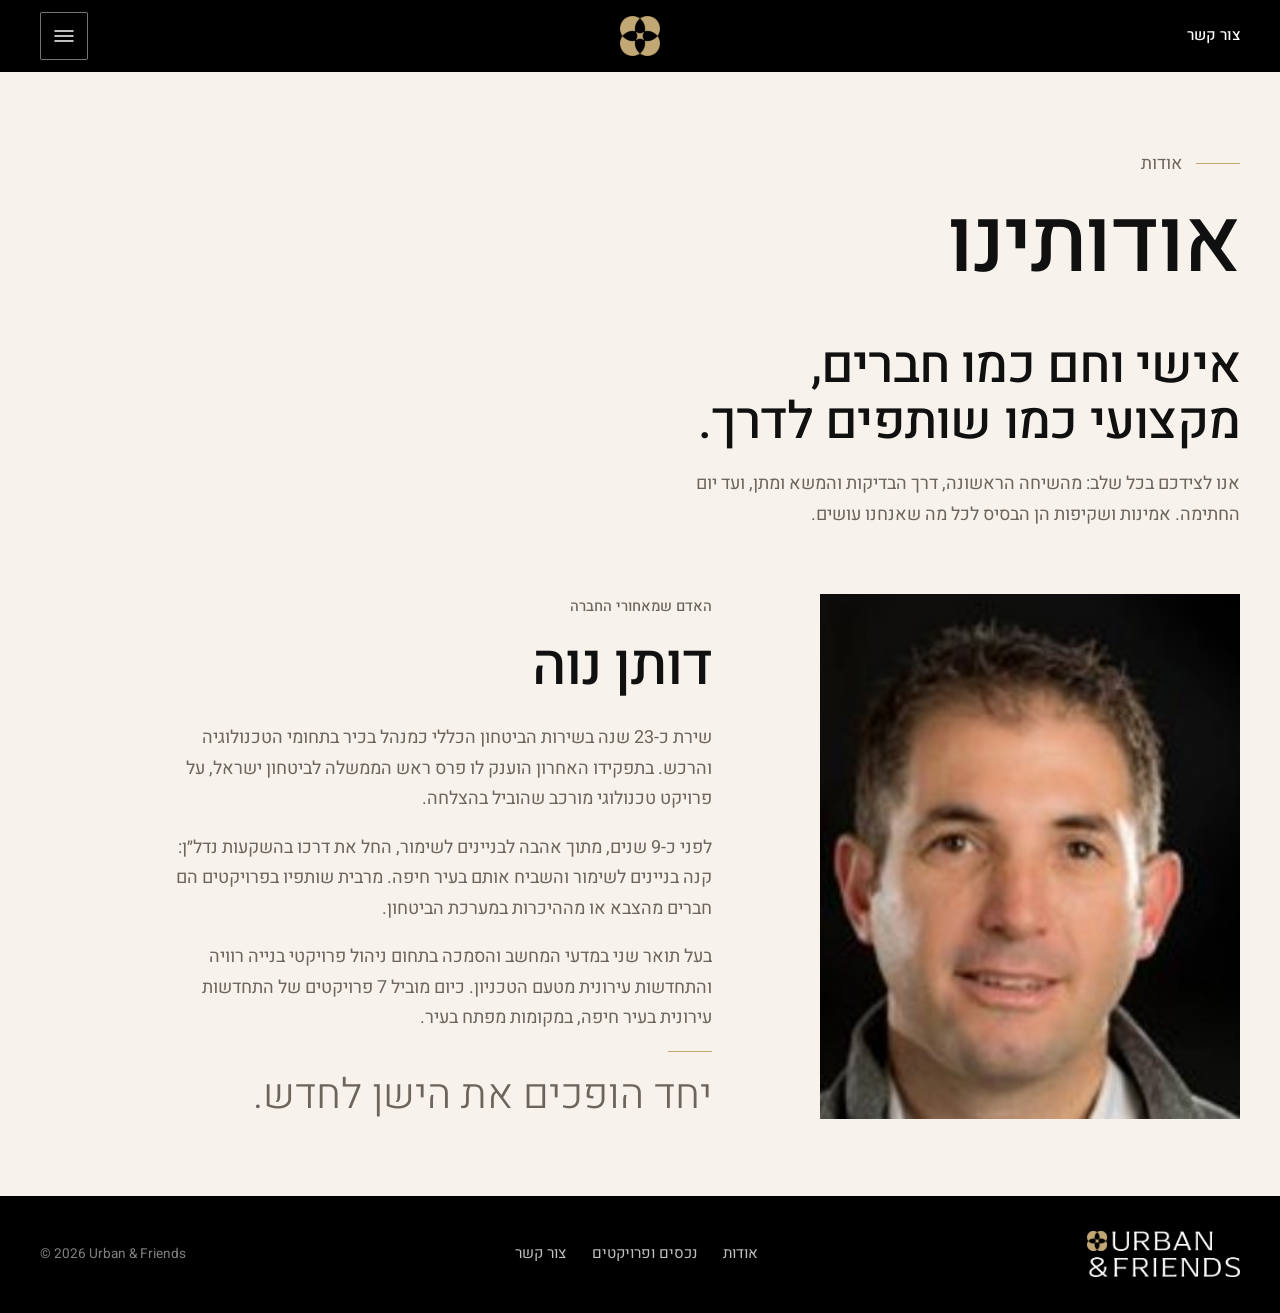
<file: urban-friends/about.html>
<!doctype html>
<html lang="he" dir="rtl">
<head>
<meta charset="utf-8">
<meta name="viewport" content="width=device-width, initial-scale=1, viewport-fit=cover">
<title>אודות · Urban & Friends</title>
<meta name="description" content="">
<link rel="preconnect" href="https://fonts.googleapis.com"><link rel="preconnect" href="https://fonts.gstatic.com" crossorigin><link rel="stylesheet" href="https://fonts.googleapis.com/css2?family=Heebo:wght@300;400;500;600&family=Instrument+Serif&display=swap">
<style>
:root {
  --white: #ffffff; --black: #000000; --gold: #C1A774; --stone: #6B655C; --sand: #E5DCC8; --cream: #F7F3EC; --ink: #111010;
  --line: rgba(17,16,16,.16); --line-dark: rgba(255,255,255,.18);
  --display: "Heebo", system-ui, -apple-system, "Segoe UI", sans-serif;
  --prop: "Instrument Serif", "Cormorant Garamond", Georgia, serif;
  --body: "Heebo", system-ui, -apple-system, "Segoe UI", sans-serif;
  --nav-h: 72px; color-scheme: light;
}
* { box-sizing: border-box; }
html { scroll-behavior: smooth; }
body { margin: 0; display: flex; flex-direction: column; min-height: 100vh; min-height: 100svh; direction: rtl; background: var(--cream); color: var(--ink); font-family: var(--body); font-size: 18px; line-height: 1.7; -webkit-font-smoothing: antialiased; }
img { max-width: 100%; display: block; }
main { flex: 1 0 auto; }
a { color: inherit; text-decoration: none; }
h1, h2, h3, h4, p { margin: 0; }

h1, h2, h3 { font-family: var(--display); font-weight: 500; line-height: 1.08; text-wrap: balance; letter-spacing: -.015em; }
:focus-visible { outline: 2px solid var(--gold); outline-offset: 3px; }
.wrap { width: 100%; max-width: 1320px; margin-inline: auto; padding-left: max(16px, env(safe-area-inset-left, 0px)); padding-right: max(16px, env(safe-area-inset-right, 0px)); }
@media (min-width: 900px) { .wrap { padding-left: max(40px, env(safe-area-inset-left, 0px)); padding-right: max(40px, env(safe-area-inset-right, 0px)); } }
.eyebrow { font-family: var(--display); font-size: 1.1rem; font-weight: 400; color: var(--stone); display: flex; align-items: center; gap: .9rem; }
.eyebrow::before { content: ""; width: 44px; height: 1px; background: var(--gold); flex: none; }
.label { font-family: var(--display); font-size: .92rem; font-weight: 500; color: var(--stone); }
.btn { display: inline-flex; align-items: center; gap: .7rem; justify-content: center; min-height: 52px; padding: 0 1.9rem; border-radius: 2px; font: 500 1rem/1 var(--body); cursor: pointer; border: 1px solid var(--black); background: var(--black); color: var(--white); transition: background .2s, color .2s, border-color .2s; }
.btn:hover { background: var(--gold); border-color: var(--gold); color: var(--black); }
.btn.ghost { background: transparent; color: var(--black); }
.btn.ghost:hover { background: var(--black); color: var(--white); }
.btn.white { background: var(--white); border-color: var(--white); color: var(--black); }
.btn.white:hover { background: var(--gold); border-color: var(--gold); }
.btn.gold { background: var(--gold); border-color: var(--gold); color: var(--black); }
.btn.gold:hover { background: var(--white); border-color: var(--white); }
.arrow { width: 18px; height: 18px; flex: none; }

/* empty image squares */
.ph { position: relative; background: var(--sand); overflow: hidden; aspect-ratio: var(--ar, 4 / 5); width: 100%; }
.ph::before { content: ""; position: absolute; inset: 0; background:
  linear-gradient(to top left, transparent calc(50% - .5px), rgba(193,167,116,.7) 50%, transparent calc(50% + .5px)),
  linear-gradient(to top right, transparent calc(50% - .5px), rgba(193,167,116,.7) 50%, transparent calc(50% + .5px)); }
.ph > span { position: absolute; inset-inline-start: 14px; bottom: 14px; z-index: 1; background: var(--cream); color: var(--stone); font-size: .78rem; letter-spacing: .06em; padding: .25rem .7rem; }
.ph.has::before, .ph.has > span { display: none; }
.ph.has img { position: absolute; inset: 0; width: 100%; height: 100%; object-fit: cover; transition: transform .6s ease; }

/* ---------- top bar ---------- */
.top { position: fixed; top: 0; left: 0; right: 0; z-index: 80; padding-top: env(safe-area-inset-top, 0px); color: var(--white); transition: background .3s; background: var(--black); }
.top.fade { background: linear-gradient(to bottom, rgba(0,0,0,.78) 0%, rgba(0,0,0,.45) 55%, rgba(0,0,0,0) 100%); }
.top.fade.solid { background: var(--black); }
.top .bar { direction: ltr; display: grid; grid-template-columns: 1fr auto 1fr; align-items: center; height: var(--nav-h); }
.burger { justify-self: start; width: 48px; height: 48px; border: 1px solid rgba(255,255,255,.45); background: rgba(0,0,0,.18); border-radius: 2px; display: grid; place-items: center; cursor: pointer; color: var(--white); transition: background .2s, border-color .2s; }
.burger:hover { background: var(--gold); border-color: var(--gold); color: var(--black); }
.burger svg { width: 24px; height: 24px; }
.top .brand img { height: 40px; width: 40px; }
.top .contact-link { direction: rtl; justify-self: end; font-size: .95rem; font-weight: 500; display: none; }
.top .contact-link:hover { color: var(--gold); }
@media (min-width: 700px) { .top .contact-link { display: inline; } }

/* ---------- menu drawer ---------- */
.scrim { position: fixed; inset: 0; z-index: 90; background: rgba(0,0,0,.55); opacity: 0; pointer-events: none; transition: opacity .3s; }
.scrim.open { opacity: 1; pointer-events: auto; }
.drawer { position: fixed; top: 0; bottom: 0; left: 0; z-index: 100; width: min(460px, 100%); background: var(--black); color: var(--white); transform: translateX(-102%); transition: transform .35s ease; overflow-y: auto; padding: calc(16px + env(safe-area-inset-top, 0px)) max(24px, env(safe-area-inset-left, 0px)) 40px; visibility: hidden; direction: ltr; }
.drawer nav { direction: rtl; }
.drawer.open { transform: none; visibility: visible; }
.drawer .close { width: 48px; height: 48px; border: 1px solid rgba(255,255,255,.45); background: transparent; border-radius: 2px; display: grid; place-items: center; cursor: pointer; color: var(--white); margin-bottom: 2rem; }
.drawer .close:hover { background: var(--gold); border-color: var(--gold); color: var(--black); }
.drawer .close svg { width: 22px; height: 22px; }
.drawer nav > a, .drawer .sub-toggle { display: flex; align-items: center; justify-content: space-between; width: 100%; padding: 1rem 0; border: 0; border-bottom: 1px solid var(--line-dark); background: none; color: var(--white); font-family: var(--display); font-weight: 500; font-size: 2.1rem; line-height: 1.15; text-align: start; cursor: pointer; }
.drawer nav > a:hover, .drawer .sub-toggle:hover { color: var(--gold); }
.drawer .chev { width: 22px; height: 22px; transition: transform .25s; flex: none; }
.drawer .sub-toggle[aria-expanded="true"] .chev { transform: rotate(180deg); }
.drawer .sub { display: none; padding: .6rem 0 1.2rem; border-bottom: 1px solid var(--line-dark); }
.drawer .sub.open { display: block; }
.drawer .sub a { display: flex; align-items: center; gap: .8rem; padding: .45rem 0; font-family: var(--prop); text-transform: uppercase; font-size: 1.6rem; color: rgba(255,255,255,.92); }
.drawer .sub a:hover { color: var(--gold); }
.drawer .sub a.all { font-family: var(--body); font-size: .95rem; font-weight: 500; color: var(--gold); padding-bottom: .8rem; text-transform: none; }
.drawer .sub .dot { width: 9px; height: 9px; border-radius: 50%; background: var(--c); flex: none; }

/* ---------- home ---------- */
.hero { position: relative; color: var(--white); isolation: isolate; min-height: min(88svh, 860px); display: flex; flex-direction: column; background: #2a2113 url("assets/hero.jpg") center 30% / cover no-repeat; }
.hero::before { content: ""; position: absolute; inset: 0; z-index: -1; background: linear-gradient(to bottom, rgba(0,0,0,.35) 0%, rgba(0,0,0,.12) 30%, rgba(0,0,0,.30) 62%, rgba(0,0,0,.74) 100%); }
.hero-logo { display: flex; justify-content: center; padding: calc(var(--nav-h) + clamp(1.4rem, 5vw, 3.6rem)) 1rem 0; }
.hero-logo img { width: min(540px, 76%); height: auto; filter: drop-shadow(0 2px 18px rgba(0,0,0,.35)); }
.hero-body { margin-top: auto; padding-block: clamp(2rem, 6vw, 5rem) clamp(1.6rem, 4vw, 3.4rem); }
.hero h1 { font-size: clamp(3rem, 7vw, 6.4rem); font-weight: 500; line-height: 1.02; letter-spacing: -.02em; }
.hero h1 em { display: block; font-style: normal; font-weight: 300; color: #E9DCBB; font-size: .86em; margin-top: .08em; }
.hero-lead { margin-top: 1.4rem; max-width: 36ch; font-size: clamp(1rem, 1.5vw, 1.2rem); color: rgba(255,255,255,.9); }
.hero .btn { margin-top: 2rem; }

.rail-sec { padding-block: clamp(3.2rem, 7vw, 6rem) clamp(2.4rem, 5vw, 4rem); }
.rail-head { display: flex; align-items: flex-end; justify-content: space-between; gap: 1.4rem; margin-bottom: clamp(1.6rem, 3vw, 2.6rem); flex-wrap: wrap; }
.rail-head h2 { font-size: clamp(2.4rem, 5vw, 4rem); margin-top: .8rem; }
.rail-tools { display: flex; align-items: center; gap: .8rem; }
.rail-tools .all { font-size: .95rem; font-weight: 500; margin-inline-end: .6rem; border-bottom: 1px solid var(--gold); padding-bottom: 2px; }
.rail-btn { width: 48px; height: 48px; border: 1px solid var(--line); border-radius: 2px; background: transparent; display: grid; place-items: center; cursor: pointer; color: var(--ink); transition: background .2s, color .2s; }
.rail-btn:hover { background: var(--black); color: var(--white); }
.rail-btn svg { width: 20px; height: 20px; }
.rail { display: flex; gap: clamp(1rem, 2vw, 1.6rem); overflow-x: auto; scroll-snap-type: x mandatory; scroll-padding-inline: max(16px, env(safe-area-inset-left, 0px)); padding-inline: max(16px, env(safe-area-inset-left, 0px)); padding-bottom: 1.4rem; scrollbar-width: thin; scrollbar-color: var(--gold) transparent; }
@media (min-width: 900px) { .rail { padding-inline: max(40px, calc((100vw - 1240px) / 2)); scroll-padding-inline: max(40px, calc((100vw - 1240px) / 2)); } }
.card { flex: 0 0 clamp(250px, 26vw, 360px); scroll-snap-align: start; display: block; }
.card .ph { --ar: 4 / 5; }
.card:hover .ph.has img { transform: scale(1.04); }
.card .meta { display: flex; align-items: center; gap: .7rem; margin-top: 1.1rem; }
.dot { width: 11px; height: 11px; border-radius: 50%; background: var(--c, var(--gold)); flex: none; }
.card h3 { direction: ltr; text-align: right; font-family: var(--prop); font-weight: 400; text-transform: uppercase; letter-spacing: 0; line-height: 1; font-size: clamp(2.3rem, 3.2vw, 3rem); margin-top: .3rem; }
.card .row { display: flex; align-items: center; justify-content: space-between; gap: 1rem; border-top: 1px solid var(--line); margin-top: .9rem; padding-top: .8rem; color: var(--stone); font-size: .95rem; }
.card .row .arrow { transition: transform .25s; }
.card:hover .row .arrow { transform: translateX(-6px); }

/* ---------- inner pages ---------- */
.page { padding-top: calc(var(--nav-h) + env(safe-area-inset-top, 0px)); }
.page-head { padding-block: clamp(2.6rem, 6vw, 5rem) clamp(1.8rem, 4vw, 3rem); }
.page-head h1 { font-size: clamp(3rem, 7vw, 6rem); margin-top: 1rem; }
.page-head .lead { margin-top: 1.4rem; max-width: 52ch; color: var(--stone); font-size: 1.15rem; }

.phero { position: relative; isolation: isolate; color: var(--white); min-height: min(92svh, 920px); display: flex; flex-direction: column; justify-content: flex-end; background: #2a2113 var(--img) center 40% / cover no-repeat; }
.phero::before { content: ""; position: absolute; inset: 0; z-index: -1; background: linear-gradient(to bottom, rgba(0,0,0,.30) 0%, rgba(0,0,0,.05) 28%, rgba(0,0,0,.22) 60%, rgba(0,0,0,.78) 100%); }
.phero-body { padding-block: clamp(2rem, 6vw, 5rem) clamp(1.8rem, 4vw, 3.2rem); display: grid; gap: 1rem; }
.phero .place { display: flex; align-items: center; gap: .8rem; }
.phero .place .label { color: rgba(255,255,255,.92); }
.phero h1 { direction: ltr; text-align: right; font-family: var(--prop); font-weight: 400; text-transform: uppercase; font-size: clamp(4rem, 13vw, 12rem); letter-spacing: 0; line-height: .9; }
.cue { display: inline-flex; align-items: center; gap: .7rem; width: fit-content; font-size: .95rem; font-weight: 500; margin-top: .6rem; color: rgba(255,255,255,.9); }
.cue svg { width: 18px; height: 18px; animation: bob 2s ease-in-out infinite; }
@keyframes bob { 0%, 100% { transform: translateY(0); } 50% { transform: translateY(5px); } }
.story { padding-block: clamp(3.4rem, 8vw, 7rem); display: grid; gap: 2rem; }
.story .label { padding-top: .6rem; }
.story .lead { font-family: var(--display); font-weight: 400; font-size: clamp(1.5rem, 2.8vw, 2.3rem); line-height: 1.5; max-width: 34ch; }
.story .facts { margin-top: 2.4rem; display: grid; gap: 0; max-width: 520px; }
.story .facts div { display: flex; justify-content: space-between; gap: 1.5rem; border-top: 1px solid var(--line); padding: .9rem 0; }
.story .facts div:last-child { border-bottom: 1px solid var(--line); }
.story .facts dt { color: var(--stone); font-size: .95rem; font-weight: 500; }
.story .facts dd { margin: 0; text-align: end; }
.story .btn { margin-top: 2rem; }
@media (min-width: 900px) { .story { grid-template-columns: 1fr 2.4fr; gap: 4rem; } }
.group { padding-block: clamp(1.4rem, 3vw, 2.4rem); }
.group-head { display: flex; align-items: baseline; gap: 1.2rem; border-top: 1px solid var(--line); padding-top: 1.1rem; margin-bottom: 1.2rem; }
.group-head h2 { font-size: clamp(1.5rem, 2.6vw, 2.1rem); font-weight: 500; }
.gallery { display: grid; gap: clamp(.6rem, 1.4vw, 1.1rem); grid-template-columns: repeat(2, 1fr); }
.gallery.one { grid-template-columns: 1fr; }
.gallery.three { grid-template-columns: repeat(2, 1fr); }
.gallery .shot { position: relative; display: block; width: 100%; border: 0; padding: 0; background: var(--sand); cursor: zoom-in; aspect-ratio: 4 / 3; overflow: hidden; }
.gallery .shot.ph { cursor: default; }
.gallery.one .shot { aspect-ratio: 16 / 9; }
.gallery .shot img { position: absolute; inset: 0; width: 100%; height: 100%; object-fit: cover; transition: transform .6s ease; }
.gallery .shot:hover img { transform: scale(1.03); }
.gallery .shot.wide { grid-column: 1 / -1; aspect-ratio: 16 / 9; }
@media (min-width: 800px) { .gallery.three { grid-template-columns: repeat(3, 1fr); } .gallery.three .shot.wide { grid-column: span 2; aspect-ratio: auto; } }
.lb { position: fixed; inset: 0; z-index: 120; background: rgba(0,0,0,.94); display: none; align-items: center; justify-content: center; padding: 3.4rem 1rem 1rem; }
.lb.open { display: flex; }
.lb img { max-width: 100%; max-height: 100%; object-fit: contain; }
.lb button { position: absolute; width: 48px; height: 48px; border: 1px solid rgba(255,255,255,.45); background: rgba(0,0,0,.35); border-radius: 2px; color: var(--white); cursor: pointer; display: grid; place-items: center; }
.lb button:hover { background: var(--gold); border-color: var(--gold); color: var(--black); }
.lb svg { width: 22px; height: 22px; }
.lb .x { top: 12px; left: 12px; } .lb .pv { right: 12px; top: 50%; } .lb .nx { left: 12px; top: 50%; }
.pager { display: grid; gap: 1rem; padding-block: clamp(2.4rem, 5vw, 4rem); border-top: 1px solid var(--line); }
.pager a { display: flex; flex-direction: column; gap: .3rem; padding: 1.2rem 0; border-bottom: 1px solid var(--line); }
.pager a:hover .pn { color: var(--stone); }
.pager .pn { direction: ltr; text-align: start; unicode-bidi: plaintext; font-family: var(--prop); text-transform: uppercase; font-size: 2.2rem; line-height: 1; }
.pager .next { text-align: start; }
.pager .next { text-align: end; }

.grid-projects { display: grid; gap: 2.4rem 1.6rem; grid-template-columns: repeat(2, 1fr); padding-bottom: clamp(3rem, 6vw, 5rem); }
@media (min-width: 900px) { .grid-projects { grid-template-columns: repeat(3, 1fr); } }
.grid-projects .card { flex: none; }

.about-grid { display: grid; gap: 2.4rem; padding-bottom: clamp(3rem, 6vw, 5rem); }
.about-grid .portrait { --ar: 4 / 5; max-width: 420px; }
.about-grid h2 { font-size: clamp(2.2rem, 4.6vw, 3.6rem); margin: 1rem 0 1.6rem; }
.about-grid p + p { margin-top: 1.1rem; }
.about-grid .copy p { color: var(--stone); max-width: 56ch; }
.tagline { font-family: var(--display); font-weight: 300; font-size: clamp(1.8rem, 3.4vw, 2.6rem); margin-top: 2rem; color: var(--ink); line-height: 1.15; }
.tagline::before { content: ""; display: block; width: 44px; height: 1px; background: var(--gold); margin-bottom: 1.2rem; }
@media (min-width: 900px) { .about-grid { grid-template-columns: 0.8fr 1.2fr; gap: 5rem; align-items: start; } }
.intro { padding-bottom: clamp(2.4rem, 5vw, 4rem); }
.intro h2 { font-size: clamp(2rem, 4vw, 3.2rem); max-width: 20ch; }
.intro p { margin-top: 1.2rem; max-width: 56ch; color: var(--stone); }

.contact-sec { background: var(--black); color: var(--white); }
.contact-grid h1.gt { color: var(--gold); font-size: clamp(3.6rem, 9vw, 7.5rem); margin: 0; }
.mail-line { display: inline-flex; align-items: center; gap: .7rem; margin-top: 1.4rem; color: rgba(255,255,255,.88); font-size: 1.05rem; }
.mail-line svg { width: 24px; height: 24px; color: var(--gold); flex: none; }
.mail-line:hover { color: var(--gold); }
.contact-grid { display: grid; gap: 3rem; padding-block: clamp(3rem, 7vw, 6rem); }
.contact-grid h1 { font-size: clamp(3rem, 6.4vw, 5.4rem); margin-block: 1rem 1.4rem; }
.contact-grid .lead { color: rgba(255,255,255,.72); max-width: 34ch; }
.contact-grid .label { color: var(--gold); }
.details { margin-top: 2.2rem; display: grid; gap: 1rem; }
.details div { display: flex; gap: 1.2rem; align-items: baseline; border-top: 1px solid var(--line-dark); padding-top: .9rem; }
.details .k { width: 5.5rem; flex: none; color: var(--gold); font-size: .95rem; }
.details .v { color: rgba(255,255,255,.85); unicode-bidi: plaintext; }
form { display: grid; gap: 1.6rem; align-content: start; }
.field { display: grid; gap: .3rem; }
.field label { font-size: .95rem; color: var(--gold); }
.field input, .field textarea { font: inherit; color: var(--white); background: transparent; border: 0; border-bottom: 1px solid rgba(255,255,255,.35); padding: .7rem 0; border-radius: 0; width: 100%; font-size: 1.1rem; }
.field input::placeholder, .field textarea::placeholder { color: rgba(255,255,255,.35); }
.field input:focus, .field textarea:focus { outline: 0; border-bottom-color: var(--gold); }
.field textarea { min-height: 110px; resize: vertical; }
.form-msg { color: var(--gold); font-size: .95rem; min-height: 1.4em; }
@media (min-width: 900px) { .contact-grid { grid-template-columns: 1fr 1fr; gap: 6rem; } }

.footer { background: var(--black); color: var(--white); padding-block: 2.2rem; }
.foot { display: grid; gap: 1.2rem; align-items: center; }
.foot img { height: 46px; width: auto; }
.foot nav { display: flex; flex-wrap: wrap; gap: .4rem 1.6rem; color: rgba(255,255,255,.75); font-size: .95rem; }
.foot nav a:hover { color: var(--gold); }
.foot p { color: rgba(255,255,255,.5); font-size: .85rem; }
@media (min-width: 800px) { .foot { grid-template-columns: auto 1fr auto; gap: 3rem; } .foot nav { justify-content: center; } }
@media (prefers-reduced-motion: reduce) { html { scroll-behavior: auto; } * { transition: none !important; } }
</style>
</head>
<body>
<header class="top" id="top">
  <div class="wrap bar">
    <button class="burger" id="burger" aria-label="פתיחת תפריט" aria-expanded="false" aria-controls="drawer">
      <svg viewBox="0 0 24 24" fill="none" stroke="currentColor" stroke-width="1.6" stroke-linecap="round"><path d="M3 7h18M3 12h18M3 17h18"/></svg>
    </button>
    <a class="brand" href="index.html" aria-label="Urban &amp; Friends, עמוד הבית"><img src="assets/mark-gold.png" alt="Urban &amp; Friends" width="40" height="40"></a>
    <a class="contact-link" href="contact.html">צור קשר</a>
  </div>
</header>
<div class="scrim" id="scrim"></div>
<aside class="drawer" id="drawer" aria-hidden="true" aria-label="תפריט">
  <button class="close" id="close" aria-label="סגירת תפריט"><svg viewBox="0 0 24 24" fill="none" stroke="currentColor" stroke-width="1.6" stroke-linecap="round"><path d="M5 5l14 14M19 5 5 19"/></svg></button>
  <nav>
    <a href="about.html">אודות</a>
    <button class="sub-toggle" id="sub-toggle" aria-expanded="false" aria-controls="sub">נכסים ופרויקטים
      <svg class="chev" viewBox="0 0 24 24" fill="none" stroke="currentColor" stroke-width="1.6" stroke-linecap="round" stroke-linejoin="round"><path d="M6 9l6 6 6-6"/></svg></button>
    <div class="sub" id="sub">
      <a class="all" href="projects.html">כל הפרויקטים ←</a>
      <a href="project-sirkin-1.html" style="--c:#254577"><i class="dot"></i>Sirkin 1</a><a href="project-herzliya-16.html" style="--c:#4B3369"><i class="dot"></i>Herzliya 16</a><a href="project-hameginim-18.html" style="--c:#3B5B42"><i class="dot"></i>Hameginim 18</a><a href="project-haganim-28.html" style="--c:#C1A774"><i class="dot"></i>HaGanim 28</a><a href="project-nechemya-8.html" style="--c:#C1A774"><i class="dot"></i>Nechemya 8</a><a href="project-hadar-8.html" style="--c:#C1A774"><i class="dot"></i>Hadar 8</a><a href="project-chasan-sukri-8.html" style="--c:#C1A774"><i class="dot"></i>Chasan Sukri 8</a><a href="project-diamond-beach.html" style="--c:#C1A774"><i class="dot"></i>Diamond Beach</a>
    </div>
    <a href="contact.html">צור קשר</a>
  </nav>
</aside>
<main class="page">
  <div class="wrap page-head"><p class="eyebrow">אודות</p><h1>אודותינו</h1></div>
  <div class="wrap intro">
    <h2>אישי וחם כמו חברים, מקצועי כמו שותפים לדרך.</h2>
    <p>אנו לצידכם בכל שלב: מהשיחה הראשונה, דרך הבדיקות והמשא ומתן, ועד יום החתימה. אמינות ושקיפות הן הבסיס לכל מה שאנחנו עושים.</p>
  </div>
  <div class="wrap about-grid">
    <div class="ph has portrait"><img src="assets/dotan.jpg" alt="דותן נוה" loading="lazy" style="object-position:center 20%"></div>
    <div class="copy">
      <p class="label">האדם שמאחורי החברה</p>
      <h2>דותן נוה</h2>
      <p>שירת כ-23 שנה בשירות הביטחון הכללי כמנהל בכיר בתחומי הטכנולוגיה והרכש. בתפקידו האחרון הוענק לו פרס ראש הממשלה לביטחון ישראל, על פרויקט טכנולוגי מורכב שהוביל בהצלחה.</p>
      <p>לפני כ-9 שנים, מתוך אהבה לבניינים לשימור, החל את דרכו בהשקעות נדל״ן: קנה בניינים לשימור והשביח אותם בעיר חיפה. מרבית שותפיו בפרויקטים הם חברים מהצבא או מההיכרות במערכת הביטחון.</p>
      <p>בעל תואר שני במדעי המחשב והסמכה בתחום ניהול פרויקטי בנייה רוויה והתחדשות עירונית מטעם הטכניון. כיום מוביל 7 פרויקטים של התחדשות עירונית בעיר חיפה, במקומות מפתח בעיר.</p>
      <p class="tagline">יחד הופכים את הישן לחדש.</p>
    </div>
  </div>
</main><footer class="footer"><div class="wrap foot">
  <img src="assets/logo-on-dark.png" alt="Urban &amp; Friends" width="150" height="46">
  <nav aria-label="תחתית"><a href="about.html">אודות</a><a href="projects.html">נכסים ופרויקטים</a><a href="contact.html">צור קשר</a></nav>
  <p dir="ltr">© 2026 Urban &amp; Friends</p>
</div></footer>
<script>
(function () {
  var d = document, drawer = d.getElementById('drawer'), scrim = d.getElementById('scrim'), burger = d.getElementById('burger');
  function setOpen(o) {
    drawer.classList.toggle('open', o); scrim.classList.toggle('open', o);
    burger.setAttribute('aria-expanded', o ? 'true' : 'false'); drawer.setAttribute('aria-hidden', o ? 'false' : 'true');
    if (o) { var c = d.getElementById('close'); if (c) c.focus(); } else { burger.focus(); }
  }
  burger.addEventListener('click', function () { setOpen(true); });
  d.getElementById('close').addEventListener('click', function () { setOpen(false); });
  scrim.addEventListener('click', function () { setOpen(false); });
  d.addEventListener('keydown', function (e) { if (e.key === 'Escape' && drawer.classList.contains('open')) setOpen(false); });
  var tg = d.getElementById('sub-toggle'), sub = d.getElementById('sub');
  tg.addEventListener('click', function () { var o = sub.classList.toggle('open'); tg.setAttribute('aria-expanded', o ? 'true' : 'false'); });
  var top = d.getElementById('top');
  if (top.classList.contains('fade')) {
    var chk = function () { top.classList.toggle('solid', window.scrollY > 60); };
    window.addEventListener('scroll', chk, { passive: true }); chk();
  }
  var rail = d.getElementById('rail');
  if (rail) {
    var step = function (dir) { var c = rail.querySelector('.card'); rail.scrollBy({ left: -dir * (c ? c.getBoundingClientRect().width + 20 : 300), behavior: 'smooth' }); };
    d.getElementById('rail-prev').addEventListener('click', function () { step(-1); });
    d.getElementById('rail-next').addEventListener('click', function () { step(1); });
  }
  var lb = d.getElementById('lb');
  if (lb) {
    var shots = [].slice.call(d.querySelectorAll('.shot[data-full]')), cur = 0, li = d.getElementById('lb-img');
    var show = function (n) { cur = (n + shots.length) % shots.length; li.src = shots[cur].getAttribute('data-full'); li.alt = shots[cur].querySelector('img').alt; };
    var openLb = function (n) { show(n); lb.classList.add('open'); lb.setAttribute('aria-hidden', 'false'); d.getElementById('lb-x').focus(); };
    var closeLb = function () { lb.classList.remove('open'); lb.setAttribute('aria-hidden', 'true'); };
    shots.forEach(function (b, n) { b.addEventListener('click', function () { openLb(n); }); });
    d.getElementById('lb-x').addEventListener('click', closeLb);
    d.getElementById('lb-pv').addEventListener('click', function () { show(cur - 1); });
    d.getElementById('lb-nx').addEventListener('click', function () { show(cur + 1); });
    lb.addEventListener('click', function (e) { if (e.target === lb) closeLb(); });
    d.addEventListener('keydown', function (e) { if (!lb.classList.contains('open')) return; if (e.key === 'Escape') closeLb(); if (e.key === 'ArrowRight') show(cur - 1); if (e.key === 'ArrowLeft') show(cur + 1); });
  }
  var f = d.getElementById('contact-form');
  if (f) f.addEventListener('submit', function (e) {
    e.preventDefault();
    d.getElementById('form-msg').textContent = 'זו גרסת עיצוב ראשונית. הטופס עדיין לא מחובר, ולכן ההודעה לא נשלחה.';
  });
})();
</script>
</body>
</html>
</file>
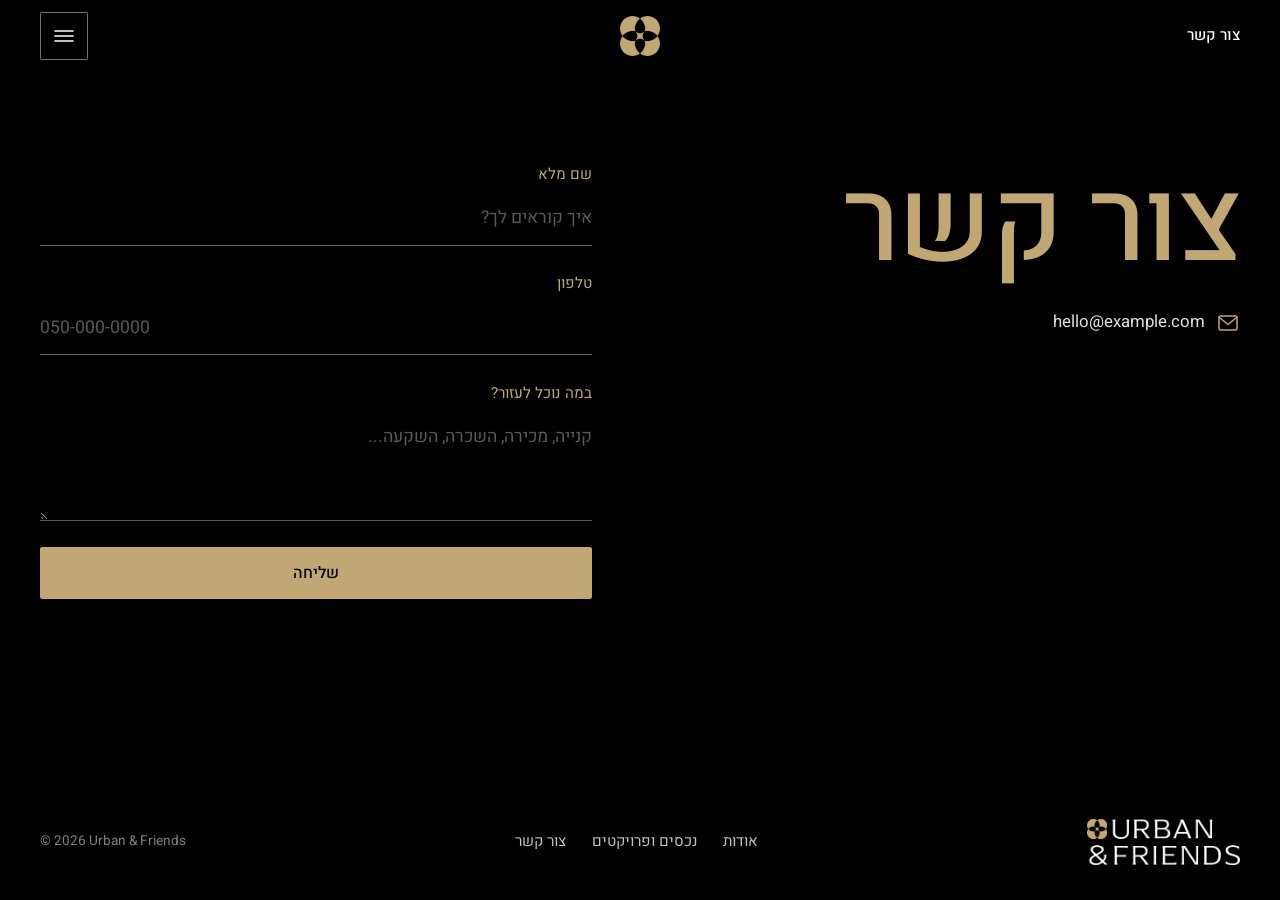
<file: urban-friends/contact.html>
<!doctype html>
<html lang="he" dir="rtl">
<head>
<meta charset="utf-8">
<meta name="viewport" content="width=device-width, initial-scale=1, viewport-fit=cover">
<title>צור קשר · Urban & Friends</title>
<meta name="description" content="">
<link rel="preconnect" href="https://fonts.googleapis.com"><link rel="preconnect" href="https://fonts.gstatic.com" crossorigin><link rel="stylesheet" href="https://fonts.googleapis.com/css2?family=Heebo:wght@300;400;500;600&family=Instrument+Serif&display=swap">
<style>
:root {
  --white: #ffffff; --black: #000000; --gold: #C1A774; --stone: #6B655C; --sand: #E5DCC8; --cream: #F7F3EC; --ink: #111010;
  --line: rgba(17,16,16,.16); --line-dark: rgba(255,255,255,.18);
  --display: "Heebo", system-ui, -apple-system, "Segoe UI", sans-serif;
  --prop: "Instrument Serif", "Cormorant Garamond", Georgia, serif;
  --body: "Heebo", system-ui, -apple-system, "Segoe UI", sans-serif;
  --nav-h: 72px; color-scheme: light;
}
* { box-sizing: border-box; }
html { scroll-behavior: smooth; }
body { margin: 0; display: flex; flex-direction: column; min-height: 100vh; min-height: 100svh; direction: rtl; background: var(--cream); color: var(--ink); font-family: var(--body); font-size: 18px; line-height: 1.7; -webkit-font-smoothing: antialiased; }
img { max-width: 100%; display: block; }
main { flex: 1 0 auto; }
a { color: inherit; text-decoration: none; }
h1, h2, h3, h4, p { margin: 0; }

h1, h2, h3 { font-family: var(--display); font-weight: 500; line-height: 1.08; text-wrap: balance; letter-spacing: -.015em; }
:focus-visible { outline: 2px solid var(--gold); outline-offset: 3px; }
.wrap { width: 100%; max-width: 1320px; margin-inline: auto; padding-left: max(16px, env(safe-area-inset-left, 0px)); padding-right: max(16px, env(safe-area-inset-right, 0px)); }
@media (min-width: 900px) { .wrap { padding-left: max(40px, env(safe-area-inset-left, 0px)); padding-right: max(40px, env(safe-area-inset-right, 0px)); } }
.eyebrow { font-family: var(--display); font-size: 1.1rem; font-weight: 400; color: var(--stone); display: flex; align-items: center; gap: .9rem; }
.eyebrow::before { content: ""; width: 44px; height: 1px; background: var(--gold); flex: none; }
.label { font-family: var(--display); font-size: .92rem; font-weight: 500; color: var(--stone); }
.btn { display: inline-flex; align-items: center; gap: .7rem; justify-content: center; min-height: 52px; padding: 0 1.9rem; border-radius: 2px; font: 500 1rem/1 var(--body); cursor: pointer; border: 1px solid var(--black); background: var(--black); color: var(--white); transition: background .2s, color .2s, border-color .2s; }
.btn:hover { background: var(--gold); border-color: var(--gold); color: var(--black); }
.btn.ghost { background: transparent; color: var(--black); }
.btn.ghost:hover { background: var(--black); color: var(--white); }
.btn.white { background: var(--white); border-color: var(--white); color: var(--black); }
.btn.white:hover { background: var(--gold); border-color: var(--gold); }
.btn.gold { background: var(--gold); border-color: var(--gold); color: var(--black); }
.btn.gold:hover { background: var(--white); border-color: var(--white); }
.arrow { width: 18px; height: 18px; flex: none; }

/* empty image squares */
.ph { position: relative; background: var(--sand); overflow: hidden; aspect-ratio: var(--ar, 4 / 5); width: 100%; }
.ph::before { content: ""; position: absolute; inset: 0; background:
  linear-gradient(to top left, transparent calc(50% - .5px), rgba(193,167,116,.7) 50%, transparent calc(50% + .5px)),
  linear-gradient(to top right, transparent calc(50% - .5px), rgba(193,167,116,.7) 50%, transparent calc(50% + .5px)); }
.ph > span { position: absolute; inset-inline-start: 14px; bottom: 14px; z-index: 1; background: var(--cream); color: var(--stone); font-size: .78rem; letter-spacing: .06em; padding: .25rem .7rem; }
.ph.has::before, .ph.has > span { display: none; }
.ph.has img { position: absolute; inset: 0; width: 100%; height: 100%; object-fit: cover; transition: transform .6s ease; }

/* ---------- top bar ---------- */
.top { position: fixed; top: 0; left: 0; right: 0; z-index: 80; padding-top: env(safe-area-inset-top, 0px); color: var(--white); transition: background .3s; background: var(--black); }
.top.fade { background: linear-gradient(to bottom, rgba(0,0,0,.78) 0%, rgba(0,0,0,.45) 55%, rgba(0,0,0,0) 100%); }
.top.fade.solid { background: var(--black); }
.top .bar { direction: ltr; display: grid; grid-template-columns: 1fr auto 1fr; align-items: center; height: var(--nav-h); }
.burger { justify-self: start; width: 48px; height: 48px; border: 1px solid rgba(255,255,255,.45); background: rgba(0,0,0,.18); border-radius: 2px; display: grid; place-items: center; cursor: pointer; color: var(--white); transition: background .2s, border-color .2s; }
.burger:hover { background: var(--gold); border-color: var(--gold); color: var(--black); }
.burger svg { width: 24px; height: 24px; }
.top .brand img { height: 40px; width: 40px; }
.top .contact-link { direction: rtl; justify-self: end; font-size: .95rem; font-weight: 500; display: none; }
.top .contact-link:hover { color: var(--gold); }
@media (min-width: 700px) { .top .contact-link { display: inline; } }

/* ---------- menu drawer ---------- */
.scrim { position: fixed; inset: 0; z-index: 90; background: rgba(0,0,0,.55); opacity: 0; pointer-events: none; transition: opacity .3s; }
.scrim.open { opacity: 1; pointer-events: auto; }
.drawer { position: fixed; top: 0; bottom: 0; left: 0; z-index: 100; width: min(460px, 100%); background: var(--black); color: var(--white); transform: translateX(-102%); transition: transform .35s ease; overflow-y: auto; padding: calc(16px + env(safe-area-inset-top, 0px)) max(24px, env(safe-area-inset-left, 0px)) 40px; visibility: hidden; direction: ltr; }
.drawer nav { direction: rtl; }
.drawer.open { transform: none; visibility: visible; }
.drawer .close { width: 48px; height: 48px; border: 1px solid rgba(255,255,255,.45); background: transparent; border-radius: 2px; display: grid; place-items: center; cursor: pointer; color: var(--white); margin-bottom: 2rem; }
.drawer .close:hover { background: var(--gold); border-color: var(--gold); color: var(--black); }
.drawer .close svg { width: 22px; height: 22px; }
.drawer nav > a, .drawer .sub-toggle { display: flex; align-items: center; justify-content: space-between; width: 100%; padding: 1rem 0; border: 0; border-bottom: 1px solid var(--line-dark); background: none; color: var(--white); font-family: var(--display); font-weight: 500; font-size: 2.1rem; line-height: 1.15; text-align: start; cursor: pointer; }
.drawer nav > a:hover, .drawer .sub-toggle:hover { color: var(--gold); }
.drawer .chev { width: 22px; height: 22px; transition: transform .25s; flex: none; }
.drawer .sub-toggle[aria-expanded="true"] .chev { transform: rotate(180deg); }
.drawer .sub { display: none; padding: .6rem 0 1.2rem; border-bottom: 1px solid var(--line-dark); }
.drawer .sub.open { display: block; }
.drawer .sub a { display: flex; align-items: center; gap: .8rem; padding: .45rem 0; font-family: var(--prop); text-transform: uppercase; font-size: 1.6rem; color: rgba(255,255,255,.92); }
.drawer .sub a:hover { color: var(--gold); }
.drawer .sub a.all { font-family: var(--body); font-size: .95rem; font-weight: 500; color: var(--gold); padding-bottom: .8rem; text-transform: none; }
.drawer .sub .dot { width: 9px; height: 9px; border-radius: 50%; background: var(--c); flex: none; }

/* ---------- home ---------- */
.hero { position: relative; color: var(--white); isolation: isolate; min-height: min(88svh, 860px); display: flex; flex-direction: column; background: #2a2113 url("assets/hero.jpg") center 30% / cover no-repeat; }
.hero::before { content: ""; position: absolute; inset: 0; z-index: -1; background: linear-gradient(to bottom, rgba(0,0,0,.35) 0%, rgba(0,0,0,.12) 30%, rgba(0,0,0,.30) 62%, rgba(0,0,0,.74) 100%); }
.hero-logo { display: flex; justify-content: center; padding: calc(var(--nav-h) + clamp(1.4rem, 5vw, 3.6rem)) 1rem 0; }
.hero-logo img { width: min(540px, 76%); height: auto; filter: drop-shadow(0 2px 18px rgba(0,0,0,.35)); }
.hero-body { margin-top: auto; padding-block: clamp(2rem, 6vw, 5rem) clamp(1.6rem, 4vw, 3.4rem); }
.hero h1 { font-size: clamp(3rem, 7vw, 6.4rem); font-weight: 500; line-height: 1.02; letter-spacing: -.02em; }
.hero h1 em { display: block; font-style: normal; font-weight: 300; color: #E9DCBB; font-size: .86em; margin-top: .08em; }
.hero-lead { margin-top: 1.4rem; max-width: 36ch; font-size: clamp(1rem, 1.5vw, 1.2rem); color: rgba(255,255,255,.9); }
.hero .btn { margin-top: 2rem; }

.rail-sec { padding-block: clamp(3.2rem, 7vw, 6rem) clamp(2.4rem, 5vw, 4rem); }
.rail-head { display: flex; align-items: flex-end; justify-content: space-between; gap: 1.4rem; margin-bottom: clamp(1.6rem, 3vw, 2.6rem); flex-wrap: wrap; }
.rail-head h2 { font-size: clamp(2.4rem, 5vw, 4rem); margin-top: .8rem; }
.rail-tools { display: flex; align-items: center; gap: .8rem; }
.rail-tools .all { font-size: .95rem; font-weight: 500; margin-inline-end: .6rem; border-bottom: 1px solid var(--gold); padding-bottom: 2px; }
.rail-btn { width: 48px; height: 48px; border: 1px solid var(--line); border-radius: 2px; background: transparent; display: grid; place-items: center; cursor: pointer; color: var(--ink); transition: background .2s, color .2s; }
.rail-btn:hover { background: var(--black); color: var(--white); }
.rail-btn svg { width: 20px; height: 20px; }
.rail { display: flex; gap: clamp(1rem, 2vw, 1.6rem); overflow-x: auto; scroll-snap-type: x mandatory; scroll-padding-inline: max(16px, env(safe-area-inset-left, 0px)); padding-inline: max(16px, env(safe-area-inset-left, 0px)); padding-bottom: 1.4rem; scrollbar-width: thin; scrollbar-color: var(--gold) transparent; }
@media (min-width: 900px) { .rail { padding-inline: max(40px, calc((100vw - 1240px) / 2)); scroll-padding-inline: max(40px, calc((100vw - 1240px) / 2)); } }
.card { flex: 0 0 clamp(250px, 26vw, 360px); scroll-snap-align: start; display: block; }
.card .ph { --ar: 4 / 5; }
.card:hover .ph.has img { transform: scale(1.04); }
.card .meta { display: flex; align-items: center; gap: .7rem; margin-top: 1.1rem; }
.dot { width: 11px; height: 11px; border-radius: 50%; background: var(--c, var(--gold)); flex: none; }
.card h3 { direction: ltr; text-align: right; font-family: var(--prop); font-weight: 400; text-transform: uppercase; letter-spacing: 0; line-height: 1; font-size: clamp(2.3rem, 3.2vw, 3rem); margin-top: .3rem; }
.card .row { display: flex; align-items: center; justify-content: space-between; gap: 1rem; border-top: 1px solid var(--line); margin-top: .9rem; padding-top: .8rem; color: var(--stone); font-size: .95rem; }
.card .row .arrow { transition: transform .25s; }
.card:hover .row .arrow { transform: translateX(-6px); }

/* ---------- inner pages ---------- */
.page { padding-top: calc(var(--nav-h) + env(safe-area-inset-top, 0px)); }
.page-head { padding-block: clamp(2.6rem, 6vw, 5rem) clamp(1.8rem, 4vw, 3rem); }
.page-head h1 { font-size: clamp(3rem, 7vw, 6rem); margin-top: 1rem; }
.page-head .lead { margin-top: 1.4rem; max-width: 52ch; color: var(--stone); font-size: 1.15rem; }

.phero { position: relative; isolation: isolate; color: var(--white); min-height: min(92svh, 920px); display: flex; flex-direction: column; justify-content: flex-end; background: #2a2113 var(--img) center 40% / cover no-repeat; }
.phero::before { content: ""; position: absolute; inset: 0; z-index: -1; background: linear-gradient(to bottom, rgba(0,0,0,.30) 0%, rgba(0,0,0,.05) 28%, rgba(0,0,0,.22) 60%, rgba(0,0,0,.78) 100%); }
.phero-body { padding-block: clamp(2rem, 6vw, 5rem) clamp(1.8rem, 4vw, 3.2rem); display: grid; gap: 1rem; }
.phero .place { display: flex; align-items: center; gap: .8rem; }
.phero .place .label { color: rgba(255,255,255,.92); }
.phero h1 { direction: ltr; text-align: right; font-family: var(--prop); font-weight: 400; text-transform: uppercase; font-size: clamp(4rem, 13vw, 12rem); letter-spacing: 0; line-height: .9; }
.cue { display: inline-flex; align-items: center; gap: .7rem; width: fit-content; font-size: .95rem; font-weight: 500; margin-top: .6rem; color: rgba(255,255,255,.9); }
.cue svg { width: 18px; height: 18px; animation: bob 2s ease-in-out infinite; }
@keyframes bob { 0%, 100% { transform: translateY(0); } 50% { transform: translateY(5px); } }
.story { padding-block: clamp(3.4rem, 8vw, 7rem); display: grid; gap: 2rem; }
.story .label { padding-top: .6rem; }
.story .lead { font-family: var(--display); font-weight: 400; font-size: clamp(1.5rem, 2.8vw, 2.3rem); line-height: 1.5; max-width: 34ch; }
.story .facts { margin-top: 2.4rem; display: grid; gap: 0; max-width: 520px; }
.story .facts div { display: flex; justify-content: space-between; gap: 1.5rem; border-top: 1px solid var(--line); padding: .9rem 0; }
.story .facts div:last-child { border-bottom: 1px solid var(--line); }
.story .facts dt { color: var(--stone); font-size: .95rem; font-weight: 500; }
.story .facts dd { margin: 0; text-align: end; }
.story .btn { margin-top: 2rem; }
@media (min-width: 900px) { .story { grid-template-columns: 1fr 2.4fr; gap: 4rem; } }
.group { padding-block: clamp(1.4rem, 3vw, 2.4rem); }
.group-head { display: flex; align-items: baseline; gap: 1.2rem; border-top: 1px solid var(--line); padding-top: 1.1rem; margin-bottom: 1.2rem; }
.group-head h2 { font-size: clamp(1.5rem, 2.6vw, 2.1rem); font-weight: 500; }
.gallery { display: grid; gap: clamp(.6rem, 1.4vw, 1.1rem); grid-template-columns: repeat(2, 1fr); }
.gallery.one { grid-template-columns: 1fr; }
.gallery.three { grid-template-columns: repeat(2, 1fr); }
.gallery .shot { position: relative; display: block; width: 100%; border: 0; padding: 0; background: var(--sand); cursor: zoom-in; aspect-ratio: 4 / 3; overflow: hidden; }
.gallery .shot.ph { cursor: default; }
.gallery.one .shot { aspect-ratio: 16 / 9; }
.gallery .shot img { position: absolute; inset: 0; width: 100%; height: 100%; object-fit: cover; transition: transform .6s ease; }
.gallery .shot:hover img { transform: scale(1.03); }
.gallery .shot.wide { grid-column: 1 / -1; aspect-ratio: 16 / 9; }
@media (min-width: 800px) { .gallery.three { grid-template-columns: repeat(3, 1fr); } .gallery.three .shot.wide { grid-column: span 2; aspect-ratio: auto; } }
.lb { position: fixed; inset: 0; z-index: 120; background: rgba(0,0,0,.94); display: none; align-items: center; justify-content: center; padding: 3.4rem 1rem 1rem; }
.lb.open { display: flex; }
.lb img { max-width: 100%; max-height: 100%; object-fit: contain; }
.lb button { position: absolute; width: 48px; height: 48px; border: 1px solid rgba(255,255,255,.45); background: rgba(0,0,0,.35); border-radius: 2px; color: var(--white); cursor: pointer; display: grid; place-items: center; }
.lb button:hover { background: var(--gold); border-color: var(--gold); color: var(--black); }
.lb svg { width: 22px; height: 22px; }
.lb .x { top: 12px; left: 12px; } .lb .pv { right: 12px; top: 50%; } .lb .nx { left: 12px; top: 50%; }
.pager { display: grid; gap: 1rem; padding-block: clamp(2.4rem, 5vw, 4rem); border-top: 1px solid var(--line); }
.pager a { display: flex; flex-direction: column; gap: .3rem; padding: 1.2rem 0; border-bottom: 1px solid var(--line); }
.pager a:hover .pn { color: var(--stone); }
.pager .pn { direction: ltr; text-align: start; unicode-bidi: plaintext; font-family: var(--prop); text-transform: uppercase; font-size: 2.2rem; line-height: 1; }
.pager .next { text-align: start; }
.pager .next { text-align: end; }

.grid-projects { display: grid; gap: 2.4rem 1.6rem; grid-template-columns: repeat(2, 1fr); padding-bottom: clamp(3rem, 6vw, 5rem); }
@media (min-width: 900px) { .grid-projects { grid-template-columns: repeat(3, 1fr); } }
.grid-projects .card { flex: none; }

.about-grid { display: grid; gap: 2.4rem; padding-bottom: clamp(3rem, 6vw, 5rem); }
.about-grid .portrait { --ar: 4 / 5; max-width: 420px; }
.about-grid h2 { font-size: clamp(2.2rem, 4.6vw, 3.6rem); margin: 1rem 0 1.6rem; }
.about-grid p + p { margin-top: 1.1rem; }
.about-grid .copy p { color: var(--stone); max-width: 56ch; }
.tagline { font-family: var(--display); font-weight: 300; font-size: clamp(1.8rem, 3.4vw, 2.6rem); margin-top: 2rem; color: var(--ink); line-height: 1.15; }
.tagline::before { content: ""; display: block; width: 44px; height: 1px; background: var(--gold); margin-bottom: 1.2rem; }
@media (min-width: 900px) { .about-grid { grid-template-columns: 0.8fr 1.2fr; gap: 5rem; align-items: start; } }
.intro { padding-bottom: clamp(2.4rem, 5vw, 4rem); }
.intro h2 { font-size: clamp(2rem, 4vw, 3.2rem); max-width: 20ch; }
.intro p { margin-top: 1.2rem; max-width: 56ch; color: var(--stone); }

.contact-sec { background: var(--black); color: var(--white); }
.contact-grid h1.gt { color: var(--gold); font-size: clamp(3.6rem, 9vw, 7.5rem); margin: 0; }
.mail-line { display: inline-flex; align-items: center; gap: .7rem; margin-top: 1.4rem; color: rgba(255,255,255,.88); font-size: 1.05rem; }
.mail-line svg { width: 24px; height: 24px; color: var(--gold); flex: none; }
.mail-line:hover { color: var(--gold); }
.contact-grid { display: grid; gap: 3rem; padding-block: clamp(3rem, 7vw, 6rem); }
.contact-grid h1 { font-size: clamp(3rem, 6.4vw, 5.4rem); margin-block: 1rem 1.4rem; }
.contact-grid .lead { color: rgba(255,255,255,.72); max-width: 34ch; }
.contact-grid .label { color: var(--gold); }
.details { margin-top: 2.2rem; display: grid; gap: 1rem; }
.details div { display: flex; gap: 1.2rem; align-items: baseline; border-top: 1px solid var(--line-dark); padding-top: .9rem; }
.details .k { width: 5.5rem; flex: none; color: var(--gold); font-size: .95rem; }
.details .v { color: rgba(255,255,255,.85); unicode-bidi: plaintext; }
form { display: grid; gap: 1.6rem; align-content: start; }
.field { display: grid; gap: .3rem; }
.field label { font-size: .95rem; color: var(--gold); }
.field input, .field textarea { font: inherit; color: var(--white); background: transparent; border: 0; border-bottom: 1px solid rgba(255,255,255,.35); padding: .7rem 0; border-radius: 0; width: 100%; font-size: 1.1rem; }
.field input::placeholder, .field textarea::placeholder { color: rgba(255,255,255,.35); }
.field input:focus, .field textarea:focus { outline: 0; border-bottom-color: var(--gold); }
.field textarea { min-height: 110px; resize: vertical; }
.form-msg { color: var(--gold); font-size: .95rem; min-height: 1.4em; }
@media (min-width: 900px) { .contact-grid { grid-template-columns: 1fr 1fr; gap: 6rem; } }

.footer { background: var(--black); color: var(--white); padding-block: 2.2rem; }
.foot { display: grid; gap: 1.2rem; align-items: center; }
.foot img { height: 46px; width: auto; }
.foot nav { display: flex; flex-wrap: wrap; gap: .4rem 1.6rem; color: rgba(255,255,255,.75); font-size: .95rem; }
.foot nav a:hover { color: var(--gold); }
.foot p { color: rgba(255,255,255,.5); font-size: .85rem; }
@media (min-width: 800px) { .foot { grid-template-columns: auto 1fr auto; gap: 3rem; } .foot nav { justify-content: center; } }
@media (prefers-reduced-motion: reduce) { html { scroll-behavior: auto; } * { transition: none !important; } }
</style>
</head>
<body>
<header class="top" id="top">
  <div class="wrap bar">
    <button class="burger" id="burger" aria-label="פתיחת תפריט" aria-expanded="false" aria-controls="drawer">
      <svg viewBox="0 0 24 24" fill="none" stroke="currentColor" stroke-width="1.6" stroke-linecap="round"><path d="M3 7h18M3 12h18M3 17h18"/></svg>
    </button>
    <a class="brand" href="index.html" aria-label="Urban &amp; Friends, עמוד הבית"><img src="assets/mark-gold.png" alt="Urban &amp; Friends" width="40" height="40"></a>
    <a class="contact-link" href="contact.html">צור קשר</a>
  </div>
</header>
<div class="scrim" id="scrim"></div>
<aside class="drawer" id="drawer" aria-hidden="true" aria-label="תפריט">
  <button class="close" id="close" aria-label="סגירת תפריט"><svg viewBox="0 0 24 24" fill="none" stroke="currentColor" stroke-width="1.6" stroke-linecap="round"><path d="M5 5l14 14M19 5 5 19"/></svg></button>
  <nav>
    <a href="about.html">אודות</a>
    <button class="sub-toggle" id="sub-toggle" aria-expanded="false" aria-controls="sub">נכסים ופרויקטים
      <svg class="chev" viewBox="0 0 24 24" fill="none" stroke="currentColor" stroke-width="1.6" stroke-linecap="round" stroke-linejoin="round"><path d="M6 9l6 6 6-6"/></svg></button>
    <div class="sub" id="sub">
      <a class="all" href="projects.html">כל הפרויקטים ←</a>
      <a href="project-sirkin-1.html" style="--c:#254577"><i class="dot"></i>Sirkin 1</a><a href="project-herzliya-16.html" style="--c:#4B3369"><i class="dot"></i>Herzliya 16</a><a href="project-hameginim-18.html" style="--c:#3B5B42"><i class="dot"></i>Hameginim 18</a><a href="project-haganim-28.html" style="--c:#C1A774"><i class="dot"></i>HaGanim 28</a><a href="project-nechemya-8.html" style="--c:#C1A774"><i class="dot"></i>Nechemya 8</a><a href="project-hadar-8.html" style="--c:#C1A774"><i class="dot"></i>Hadar 8</a><a href="project-chasan-sukri-8.html" style="--c:#C1A774"><i class="dot"></i>Chasan Sukri 8</a><a href="project-diamond-beach.html" style="--c:#C1A774"><i class="dot"></i>Diamond Beach</a>
    </div>
    <a href="contact.html">צור קשר</a>
  </nav>
</aside>
<main class="page contact-sec">
  <div class="wrap contact-grid">
    <div>
      <h1 class="gt">צור קשר</h1>
      <a class="mail-line" href="mailto:hello@example.com"><svg viewBox="0 0 24 24" fill="none" stroke="currentColor" stroke-width="1.5" stroke-linecap="round" stroke-linejoin="round"><rect x="3" y="5" width="18" height="14" rx="1.5"/><path d="m3.5 6.5 8.5 7 8.5-7"/></svg><span dir="ltr">hello@example.com</span></a>
    </div>
    <form id="contact-form" novalidate>
      <div class="field"><label for="f-name">שם מלא</label><input id="f-name" name="name" autocomplete="name" placeholder="איך קוראים לך?"></div>
      <div class="field"><label for="f-phone">טלפון</label><input id="f-phone" name="phone" type="tel" autocomplete="tel" placeholder="050-000-0000"></div>
      <div class="field"><label for="f-msg">במה נוכל לעזור?</label><textarea id="f-msg" name="msg" placeholder="קנייה, מכירה, השכרה, השקעה..."></textarea></div>
      <button class="btn gold" type="submit">שליחה</button>
      <p class="form-msg" id="form-msg" role="status"></p>
    </form>
  </div>
</main><footer class="footer"><div class="wrap foot">
  <img src="assets/logo-on-dark.png" alt="Urban &amp; Friends" width="150" height="46">
  <nav aria-label="תחתית"><a href="about.html">אודות</a><a href="projects.html">נכסים ופרויקטים</a><a href="contact.html">צור קשר</a></nav>
  <p dir="ltr">© 2026 Urban &amp; Friends</p>
</div></footer>
<script>
(function () {
  var d = document, drawer = d.getElementById('drawer'), scrim = d.getElementById('scrim'), burger = d.getElementById('burger');
  function setOpen(o) {
    drawer.classList.toggle('open', o); scrim.classList.toggle('open', o);
    burger.setAttribute('aria-expanded', o ? 'true' : 'false'); drawer.setAttribute('aria-hidden', o ? 'false' : 'true');
    if (o) { var c = d.getElementById('close'); if (c) c.focus(); } else { burger.focus(); }
  }
  burger.addEventListener('click', function () { setOpen(true); });
  d.getElementById('close').addEventListener('click', function () { setOpen(false); });
  scrim.addEventListener('click', function () { setOpen(false); });
  d.addEventListener('keydown', function (e) { if (e.key === 'Escape' && drawer.classList.contains('open')) setOpen(false); });
  var tg = d.getElementById('sub-toggle'), sub = d.getElementById('sub');
  tg.addEventListener('click', function () { var o = sub.classList.toggle('open'); tg.setAttribute('aria-expanded', o ? 'true' : 'false'); });
  var top = d.getElementById('top');
  if (top.classList.contains('fade')) {
    var chk = function () { top.classList.toggle('solid', window.scrollY > 60); };
    window.addEventListener('scroll', chk, { passive: true }); chk();
  }
  var rail = d.getElementById('rail');
  if (rail) {
    var step = function (dir) { var c = rail.querySelector('.card'); rail.scrollBy({ left: -dir * (c ? c.getBoundingClientRect().width + 20 : 300), behavior: 'smooth' }); };
    d.getElementById('rail-prev').addEventListener('click', function () { step(-1); });
    d.getElementById('rail-next').addEventListener('click', function () { step(1); });
  }
  var lb = d.getElementById('lb');
  if (lb) {
    var shots = [].slice.call(d.querySelectorAll('.shot[data-full]')), cur = 0, li = d.getElementById('lb-img');
    var show = function (n) { cur = (n + shots.length) % shots.length; li.src = shots[cur].getAttribute('data-full'); li.alt = shots[cur].querySelector('img').alt; };
    var openLb = function (n) { show(n); lb.classList.add('open'); lb.setAttribute('aria-hidden', 'false'); d.getElementById('lb-x').focus(); };
    var closeLb = function () { lb.classList.remove('open'); lb.setAttribute('aria-hidden', 'true'); };
    shots.forEach(function (b, n) { b.addEventListener('click', function () { openLb(n); }); });
    d.getElementById('lb-x').addEventListener('click', closeLb);
    d.getElementById('lb-pv').addEventListener('click', function () { show(cur - 1); });
    d.getElementById('lb-nx').addEventListener('click', function () { show(cur + 1); });
    lb.addEventListener('click', function (e) { if (e.target === lb) closeLb(); });
    d.addEventListener('keydown', function (e) { if (!lb.classList.contains('open')) return; if (e.key === 'Escape') closeLb(); if (e.key === 'ArrowRight') show(cur - 1); if (e.key === 'ArrowLeft') show(cur + 1); });
  }
  var f = d.getElementById('contact-form');
  if (f) f.addEventListener('submit', function (e) {
    e.preventDefault();
    d.getElementById('form-msg').textContent = 'זו גרסת עיצוב ראשונית. הטופס עדיין לא מחובר, ולכן ההודעה לא נשלחה.';
  });
})();
</script>
</body>
</html>
</file>
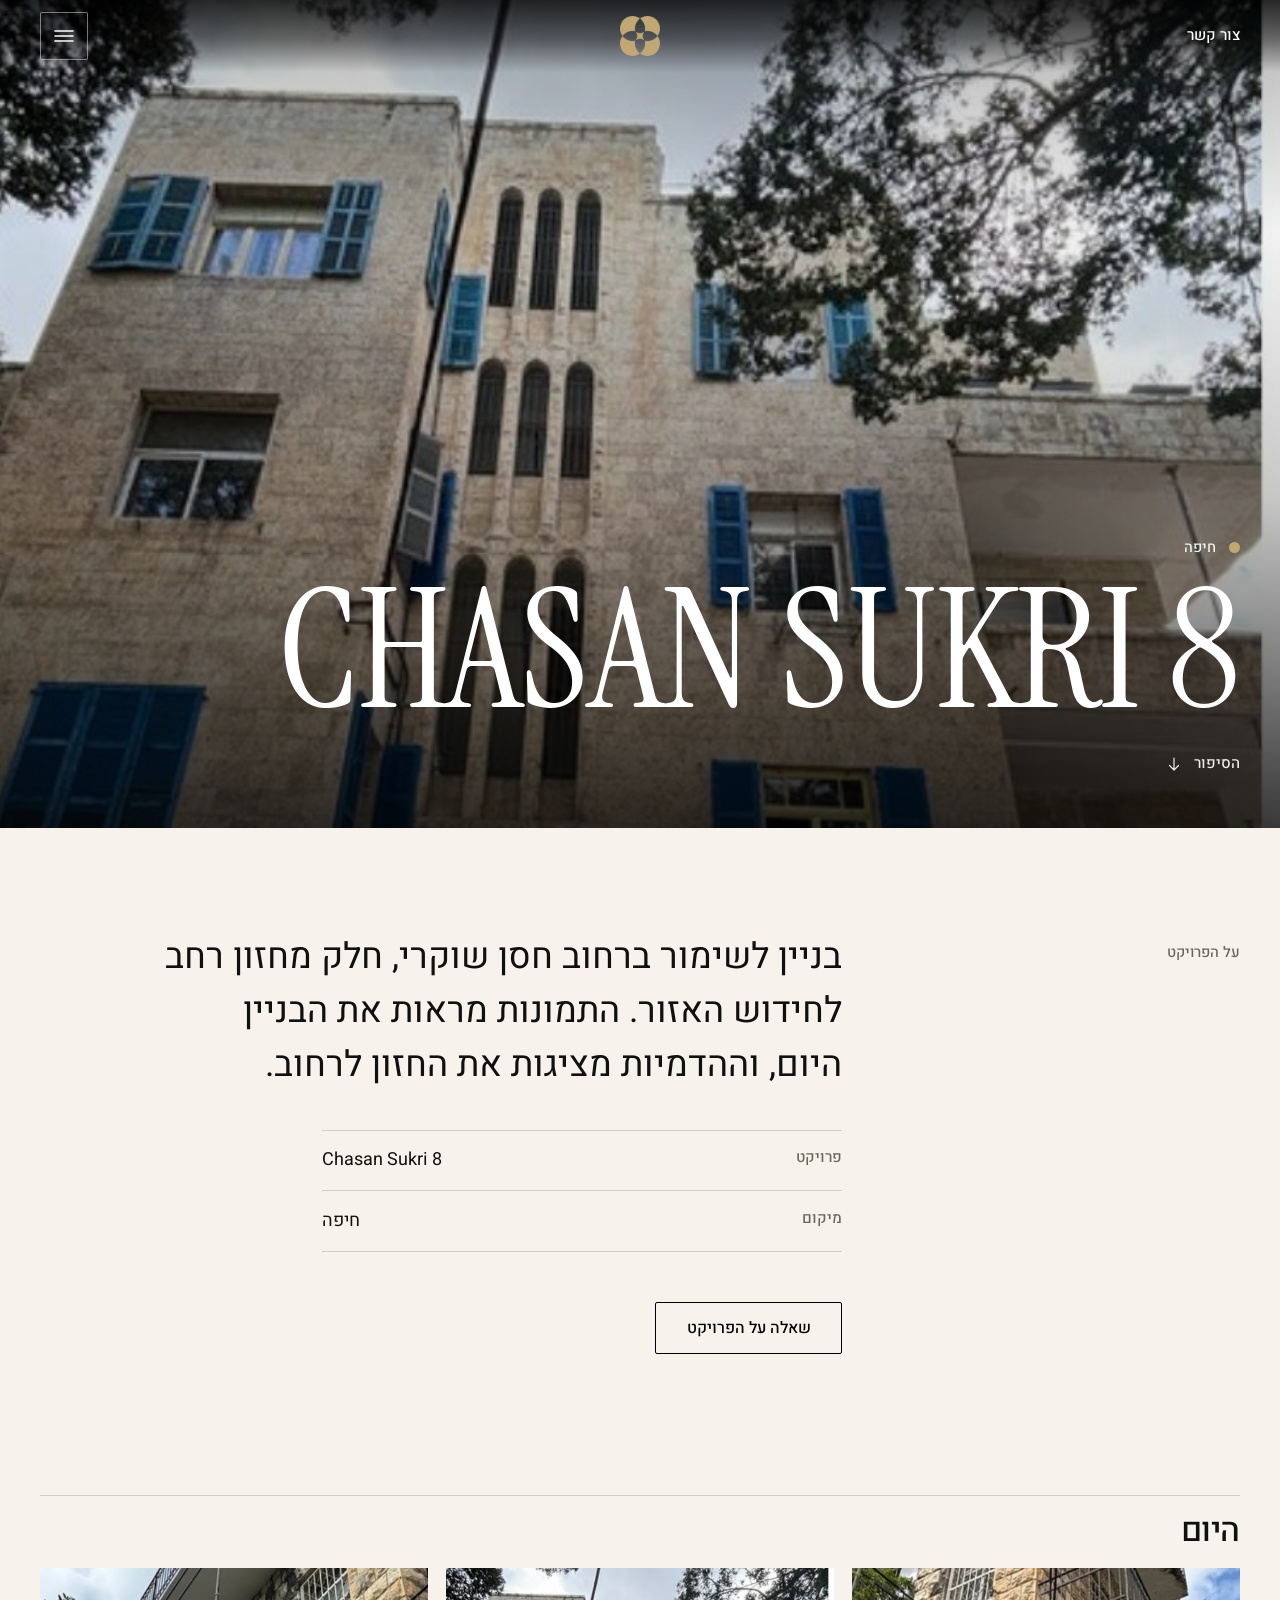
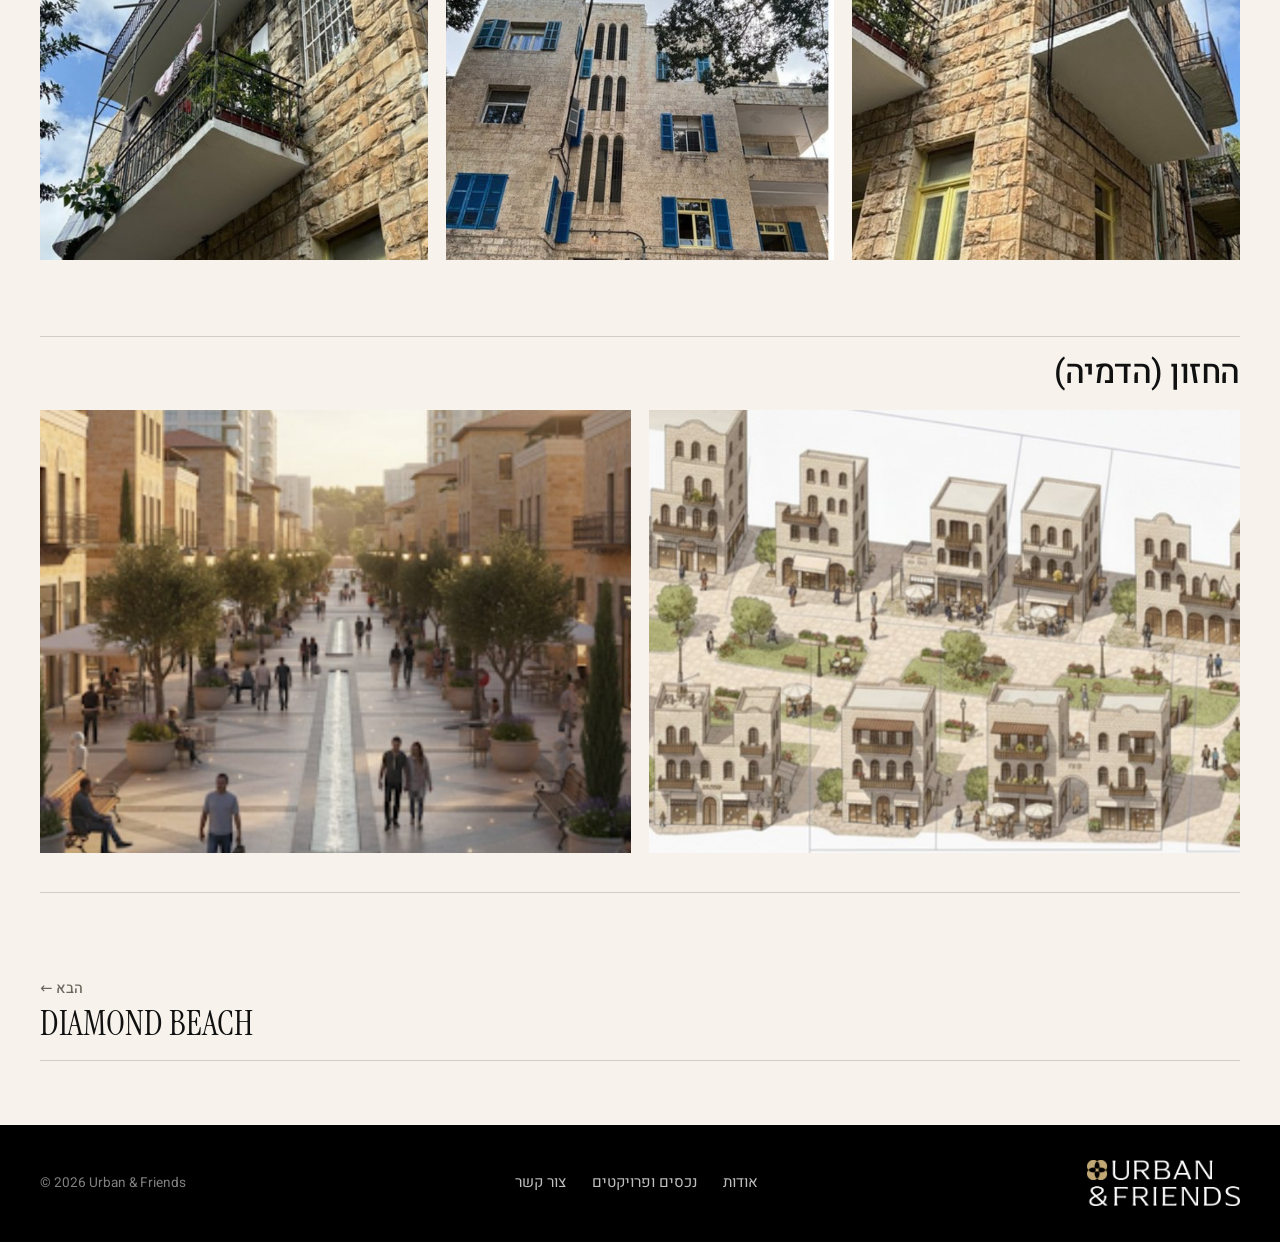
<file: urban-friends/project-chasan-sukri-8.html>
<!doctype html>
<html lang="he" dir="rtl">
<head>
<meta charset="utf-8">
<meta name="viewport" content="width=device-width, initial-scale=1, viewport-fit=cover">
<title>Chasan Sukri 8 · Urban & Friends</title>
<meta name="description" content="בניין לשימור ברחוב חסן שוקרי, חלק מחזון רחב לחידוש האזור. התמונות מראות את הבניין היום, וההדמיות מציגות את החזון לרחוב.">
<link rel="preconnect" href="https://fonts.googleapis.com"><link rel="preconnect" href="https://fonts.gstatic.com" crossorigin><link rel="stylesheet" href="https://fonts.googleapis.com/css2?family=Heebo:wght@300;400;500;600&family=Instrument+Serif&display=swap">
<style>
:root {
  --white: #ffffff; --black: #000000; --gold: #C1A774; --stone: #6B655C; --sand: #E5DCC8; --cream: #F7F3EC; --ink: #111010;
  --line: rgba(17,16,16,.16); --line-dark: rgba(255,255,255,.18);
  --display: "Heebo", system-ui, -apple-system, "Segoe UI", sans-serif;
  --prop: "Instrument Serif", "Cormorant Garamond", Georgia, serif;
  --body: "Heebo", system-ui, -apple-system, "Segoe UI", sans-serif;
  --nav-h: 72px; color-scheme: light;
}
* { box-sizing: border-box; }
html { scroll-behavior: smooth; }
body { margin: 0; display: flex; flex-direction: column; min-height: 100vh; min-height: 100svh; direction: rtl; background: var(--cream); color: var(--ink); font-family: var(--body); font-size: 18px; line-height: 1.7; -webkit-font-smoothing: antialiased; }
img { max-width: 100%; display: block; }
main { flex: 1 0 auto; }
a { color: inherit; text-decoration: none; }
h1, h2, h3, h4, p { margin: 0; }

h1, h2, h3 { font-family: var(--display); font-weight: 500; line-height: 1.08; text-wrap: balance; letter-spacing: -.015em; }
:focus-visible { outline: 2px solid var(--gold); outline-offset: 3px; }
.wrap { width: 100%; max-width: 1320px; margin-inline: auto; padding-left: max(16px, env(safe-area-inset-left, 0px)); padding-right: max(16px, env(safe-area-inset-right, 0px)); }
@media (min-width: 900px) { .wrap { padding-left: max(40px, env(safe-area-inset-left, 0px)); padding-right: max(40px, env(safe-area-inset-right, 0px)); } }
.eyebrow { font-family: var(--display); font-size: 1.1rem; font-weight: 400; color: var(--stone); display: flex; align-items: center; gap: .9rem; }
.eyebrow::before { content: ""; width: 44px; height: 1px; background: var(--gold); flex: none; }
.label { font-family: var(--display); font-size: .92rem; font-weight: 500; color: var(--stone); }
.btn { display: inline-flex; align-items: center; gap: .7rem; justify-content: center; min-height: 52px; padding: 0 1.9rem; border-radius: 2px; font: 500 1rem/1 var(--body); cursor: pointer; border: 1px solid var(--black); background: var(--black); color: var(--white); transition: background .2s, color .2s, border-color .2s; }
.btn:hover { background: var(--gold); border-color: var(--gold); color: var(--black); }
.btn.ghost { background: transparent; color: var(--black); }
.btn.ghost:hover { background: var(--black); color: var(--white); }
.btn.white { background: var(--white); border-color: var(--white); color: var(--black); }
.btn.white:hover { background: var(--gold); border-color: var(--gold); }
.btn.gold { background: var(--gold); border-color: var(--gold); color: var(--black); }
.btn.gold:hover { background: var(--white); border-color: var(--white); }
.arrow { width: 18px; height: 18px; flex: none; }

/* empty image squares */
.ph { position: relative; background: var(--sand); overflow: hidden; aspect-ratio: var(--ar, 4 / 5); width: 100%; }
.ph::before { content: ""; position: absolute; inset: 0; background:
  linear-gradient(to top left, transparent calc(50% - .5px), rgba(193,167,116,.7) 50%, transparent calc(50% + .5px)),
  linear-gradient(to top right, transparent calc(50% - .5px), rgba(193,167,116,.7) 50%, transparent calc(50% + .5px)); }
.ph > span { position: absolute; inset-inline-start: 14px; bottom: 14px; z-index: 1; background: var(--cream); color: var(--stone); font-size: .78rem; letter-spacing: .06em; padding: .25rem .7rem; }
.ph.has::before, .ph.has > span { display: none; }
.ph.has img { position: absolute; inset: 0; width: 100%; height: 100%; object-fit: cover; transition: transform .6s ease; }

/* ---------- top bar ---------- */
.top { position: fixed; top: 0; left: 0; right: 0; z-index: 80; padding-top: env(safe-area-inset-top, 0px); color: var(--white); transition: background .3s; background: var(--black); }
.top.fade { background: linear-gradient(to bottom, rgba(0,0,0,.78) 0%, rgba(0,0,0,.45) 55%, rgba(0,0,0,0) 100%); }
.top.fade.solid { background: var(--black); }
.top .bar { direction: ltr; display: grid; grid-template-columns: 1fr auto 1fr; align-items: center; height: var(--nav-h); }
.burger { justify-self: start; width: 48px; height: 48px; border: 1px solid rgba(255,255,255,.45); background: rgba(0,0,0,.18); border-radius: 2px; display: grid; place-items: center; cursor: pointer; color: var(--white); transition: background .2s, border-color .2s; }
.burger:hover { background: var(--gold); border-color: var(--gold); color: var(--black); }
.burger svg { width: 24px; height: 24px; }
.top .brand img { height: 40px; width: 40px; }
.top .contact-link { direction: rtl; justify-self: end; font-size: .95rem; font-weight: 500; display: none; }
.top .contact-link:hover { color: var(--gold); }
@media (min-width: 700px) { .top .contact-link { display: inline; } }

/* ---------- menu drawer ---------- */
.scrim { position: fixed; inset: 0; z-index: 90; background: rgba(0,0,0,.55); opacity: 0; pointer-events: none; transition: opacity .3s; }
.scrim.open { opacity: 1; pointer-events: auto; }
.drawer { position: fixed; top: 0; bottom: 0; left: 0; z-index: 100; width: min(460px, 100%); background: var(--black); color: var(--white); transform: translateX(-102%); transition: transform .35s ease; overflow-y: auto; padding: calc(16px + env(safe-area-inset-top, 0px)) max(24px, env(safe-area-inset-left, 0px)) 40px; visibility: hidden; direction: ltr; }
.drawer nav { direction: rtl; }
.drawer.open { transform: none; visibility: visible; }
.drawer .close { width: 48px; height: 48px; border: 1px solid rgba(255,255,255,.45); background: transparent; border-radius: 2px; display: grid; place-items: center; cursor: pointer; color: var(--white); margin-bottom: 2rem; }
.drawer .close:hover { background: var(--gold); border-color: var(--gold); color: var(--black); }
.drawer .close svg { width: 22px; height: 22px; }
.drawer nav > a, .drawer .sub-toggle { display: flex; align-items: center; justify-content: space-between; width: 100%; padding: 1rem 0; border: 0; border-bottom: 1px solid var(--line-dark); background: none; color: var(--white); font-family: var(--display); font-weight: 500; font-size: 2.1rem; line-height: 1.15; text-align: start; cursor: pointer; }
.drawer nav > a:hover, .drawer .sub-toggle:hover { color: var(--gold); }
.drawer .chev { width: 22px; height: 22px; transition: transform .25s; flex: none; }
.drawer .sub-toggle[aria-expanded="true"] .chev { transform: rotate(180deg); }
.drawer .sub { display: none; padding: .6rem 0 1.2rem; border-bottom: 1px solid var(--line-dark); }
.drawer .sub.open { display: block; }
.drawer .sub a { display: flex; align-items: center; gap: .8rem; padding: .45rem 0; font-family: var(--prop); text-transform: uppercase; font-size: 1.6rem; color: rgba(255,255,255,.92); }
.drawer .sub a:hover { color: var(--gold); }
.drawer .sub a.all { font-family: var(--body); font-size: .95rem; font-weight: 500; color: var(--gold); padding-bottom: .8rem; text-transform: none; }
.drawer .sub .dot { width: 9px; height: 9px; border-radius: 50%; background: var(--c); flex: none; }

/* ---------- home ---------- */
.hero { position: relative; color: var(--white); isolation: isolate; min-height: min(88svh, 860px); display: flex; flex-direction: column; background: #2a2113 url("assets/hero.jpg") center 30% / cover no-repeat; }
.hero::before { content: ""; position: absolute; inset: 0; z-index: -1; background: linear-gradient(to bottom, rgba(0,0,0,.35) 0%, rgba(0,0,0,.12) 30%, rgba(0,0,0,.30) 62%, rgba(0,0,0,.74) 100%); }
.hero-logo { display: flex; justify-content: center; padding: calc(var(--nav-h) + clamp(1.4rem, 5vw, 3.6rem)) 1rem 0; }
.hero-logo img { width: min(540px, 76%); height: auto; filter: drop-shadow(0 2px 18px rgba(0,0,0,.35)); }
.hero-body { margin-top: auto; padding-block: clamp(2rem, 6vw, 5rem) clamp(1.6rem, 4vw, 3.4rem); }
.hero h1 { font-size: clamp(3rem, 7vw, 6.4rem); font-weight: 500; line-height: 1.02; letter-spacing: -.02em; }
.hero h1 em { display: block; font-style: normal; font-weight: 300; color: #E9DCBB; font-size: .86em; margin-top: .08em; }
.hero-lead { margin-top: 1.4rem; max-width: 36ch; font-size: clamp(1rem, 1.5vw, 1.2rem); color: rgba(255,255,255,.9); }
.hero .btn { margin-top: 2rem; }

.rail-sec { padding-block: clamp(3.2rem, 7vw, 6rem) clamp(2.4rem, 5vw, 4rem); }
.rail-head { display: flex; align-items: flex-end; justify-content: space-between; gap: 1.4rem; margin-bottom: clamp(1.6rem, 3vw, 2.6rem); flex-wrap: wrap; }
.rail-head h2 { font-size: clamp(2.4rem, 5vw, 4rem); margin-top: .8rem; }
.rail-tools { display: flex; align-items: center; gap: .8rem; }
.rail-tools .all { font-size: .95rem; font-weight: 500; margin-inline-end: .6rem; border-bottom: 1px solid var(--gold); padding-bottom: 2px; }
.rail-btn { width: 48px; height: 48px; border: 1px solid var(--line); border-radius: 2px; background: transparent; display: grid; place-items: center; cursor: pointer; color: var(--ink); transition: background .2s, color .2s; }
.rail-btn:hover { background: var(--black); color: var(--white); }
.rail-btn svg { width: 20px; height: 20px; }
.rail { display: flex; gap: clamp(1rem, 2vw, 1.6rem); overflow-x: auto; scroll-snap-type: x mandatory; scroll-padding-inline: max(16px, env(safe-area-inset-left, 0px)); padding-inline: max(16px, env(safe-area-inset-left, 0px)); padding-bottom: 1.4rem; scrollbar-width: thin; scrollbar-color: var(--gold) transparent; }
@media (min-width: 900px) { .rail { padding-inline: max(40px, calc((100vw - 1240px) / 2)); scroll-padding-inline: max(40px, calc((100vw - 1240px) / 2)); } }
.card { flex: 0 0 clamp(250px, 26vw, 360px); scroll-snap-align: start; display: block; }
.card .ph { --ar: 4 / 5; }
.card:hover .ph.has img { transform: scale(1.04); }
.card .meta { display: flex; align-items: center; gap: .7rem; margin-top: 1.1rem; }
.dot { width: 11px; height: 11px; border-radius: 50%; background: var(--c, var(--gold)); flex: none; }
.card h3 { direction: ltr; text-align: right; font-family: var(--prop); font-weight: 400; text-transform: uppercase; letter-spacing: 0; line-height: 1; font-size: clamp(2.3rem, 3.2vw, 3rem); margin-top: .3rem; }
.card .row { display: flex; align-items: center; justify-content: space-between; gap: 1rem; border-top: 1px solid var(--line); margin-top: .9rem; padding-top: .8rem; color: var(--stone); font-size: .95rem; }
.card .row .arrow { transition: transform .25s; }
.card:hover .row .arrow { transform: translateX(-6px); }

/* ---------- inner pages ---------- */
.page { padding-top: calc(var(--nav-h) + env(safe-area-inset-top, 0px)); }
.page-head { padding-block: clamp(2.6rem, 6vw, 5rem) clamp(1.8rem, 4vw, 3rem); }
.page-head h1 { font-size: clamp(3rem, 7vw, 6rem); margin-top: 1rem; }
.page-head .lead { margin-top: 1.4rem; max-width: 52ch; color: var(--stone); font-size: 1.15rem; }

.phero { position: relative; isolation: isolate; color: var(--white); min-height: min(92svh, 920px); display: flex; flex-direction: column; justify-content: flex-end; background: #2a2113 var(--img) center 40% / cover no-repeat; }
.phero::before { content: ""; position: absolute; inset: 0; z-index: -1; background: linear-gradient(to bottom, rgba(0,0,0,.30) 0%, rgba(0,0,0,.05) 28%, rgba(0,0,0,.22) 60%, rgba(0,0,0,.78) 100%); }
.phero-body { padding-block: clamp(2rem, 6vw, 5rem) clamp(1.8rem, 4vw, 3.2rem); display: grid; gap: 1rem; }
.phero .place { display: flex; align-items: center; gap: .8rem; }
.phero .place .label { color: rgba(255,255,255,.92); }
.phero h1 { direction: ltr; text-align: right; font-family: var(--prop); font-weight: 400; text-transform: uppercase; font-size: clamp(4rem, 13vw, 12rem); letter-spacing: 0; line-height: .9; }
.cue { display: inline-flex; align-items: center; gap: .7rem; width: fit-content; font-size: .95rem; font-weight: 500; margin-top: .6rem; color: rgba(255,255,255,.9); }
.cue svg { width: 18px; height: 18px; animation: bob 2s ease-in-out infinite; }
@keyframes bob { 0%, 100% { transform: translateY(0); } 50% { transform: translateY(5px); } }
.story { padding-block: clamp(3.4rem, 8vw, 7rem); display: grid; gap: 2rem; }
.story .label { padding-top: .6rem; }
.story .lead { font-family: var(--display); font-weight: 400; font-size: clamp(1.5rem, 2.8vw, 2.3rem); line-height: 1.5; max-width: 34ch; }
.story .facts { margin-top: 2.4rem; display: grid; gap: 0; max-width: 520px; }
.story .facts div { display: flex; justify-content: space-between; gap: 1.5rem; border-top: 1px solid var(--line); padding: .9rem 0; }
.story .facts div:last-child { border-bottom: 1px solid var(--line); }
.story .facts dt { color: var(--stone); font-size: .95rem; font-weight: 500; }
.story .facts dd { margin: 0; text-align: end; }
.story .btn { margin-top: 2rem; }
@media (min-width: 900px) { .story { grid-template-columns: 1fr 2.4fr; gap: 4rem; } }
.group { padding-block: clamp(1.4rem, 3vw, 2.4rem); }
.group-head { display: flex; align-items: baseline; gap: 1.2rem; border-top: 1px solid var(--line); padding-top: 1.1rem; margin-bottom: 1.2rem; }
.group-head h2 { font-size: clamp(1.5rem, 2.6vw, 2.1rem); font-weight: 500; }
.gallery { display: grid; gap: clamp(.6rem, 1.4vw, 1.1rem); grid-template-columns: repeat(2, 1fr); }
.gallery.one { grid-template-columns: 1fr; }
.gallery.three { grid-template-columns: repeat(2, 1fr); }
.gallery .shot { position: relative; display: block; width: 100%; border: 0; padding: 0; background: var(--sand); cursor: zoom-in; aspect-ratio: 4 / 3; overflow: hidden; }
.gallery .shot.ph { cursor: default; }
.gallery.one .shot { aspect-ratio: 16 / 9; }
.gallery .shot img { position: absolute; inset: 0; width: 100%; height: 100%; object-fit: cover; transition: transform .6s ease; }
.gallery .shot:hover img { transform: scale(1.03); }
.gallery .shot.wide { grid-column: 1 / -1; aspect-ratio: 16 / 9; }
@media (min-width: 800px) { .gallery.three { grid-template-columns: repeat(3, 1fr); } .gallery.three .shot.wide { grid-column: span 2; aspect-ratio: auto; } }
.lb { position: fixed; inset: 0; z-index: 120; background: rgba(0,0,0,.94); display: none; align-items: center; justify-content: center; padding: 3.4rem 1rem 1rem; }
.lb.open { display: flex; }
.lb img { max-width: 100%; max-height: 100%; object-fit: contain; }
.lb button { position: absolute; width: 48px; height: 48px; border: 1px solid rgba(255,255,255,.45); background: rgba(0,0,0,.35); border-radius: 2px; color: var(--white); cursor: pointer; display: grid; place-items: center; }
.lb button:hover { background: var(--gold); border-color: var(--gold); color: var(--black); }
.lb svg { width: 22px; height: 22px; }
.lb .x { top: 12px; left: 12px; } .lb .pv { right: 12px; top: 50%; } .lb .nx { left: 12px; top: 50%; }
.pager { display: grid; gap: 1rem; padding-block: clamp(2.4rem, 5vw, 4rem); border-top: 1px solid var(--line); }
.pager a { display: flex; flex-direction: column; gap: .3rem; padding: 1.2rem 0; border-bottom: 1px solid var(--line); }
.pager a:hover .pn { color: var(--stone); }
.pager .pn { direction: ltr; text-align: start; unicode-bidi: plaintext; font-family: var(--prop); text-transform: uppercase; font-size: 2.2rem; line-height: 1; }
.pager .next { text-align: start; }
.pager .next { text-align: end; }

.grid-projects { display: grid; gap: 2.4rem 1.6rem; grid-template-columns: repeat(2, 1fr); padding-bottom: clamp(3rem, 6vw, 5rem); }
@media (min-width: 900px) { .grid-projects { grid-template-columns: repeat(3, 1fr); } }
.grid-projects .card { flex: none; }

.about-grid { display: grid; gap: 2.4rem; padding-bottom: clamp(3rem, 6vw, 5rem); }
.about-grid .portrait { --ar: 4 / 5; max-width: 420px; }
.about-grid h2 { font-size: clamp(2.2rem, 4.6vw, 3.6rem); margin: 1rem 0 1.6rem; }
.about-grid p + p { margin-top: 1.1rem; }
.about-grid .copy p { color: var(--stone); max-width: 56ch; }
.tagline { font-family: var(--display); font-weight: 300; font-size: clamp(1.8rem, 3.4vw, 2.6rem); margin-top: 2rem; color: var(--ink); line-height: 1.15; }
.tagline::before { content: ""; display: block; width: 44px; height: 1px; background: var(--gold); margin-bottom: 1.2rem; }
@media (min-width: 900px) { .about-grid { grid-template-columns: 0.8fr 1.2fr; gap: 5rem; align-items: start; } }
.intro { padding-bottom: clamp(2.4rem, 5vw, 4rem); }
.intro h2 { font-size: clamp(2rem, 4vw, 3.2rem); max-width: 20ch; }
.intro p { margin-top: 1.2rem; max-width: 56ch; color: var(--stone); }

.contact-sec { background: var(--black); color: var(--white); }
.contact-grid h1.gt { color: var(--gold); font-size: clamp(3.6rem, 9vw, 7.5rem); margin: 0; }
.mail-line { display: inline-flex; align-items: center; gap: .7rem; margin-top: 1.4rem; color: rgba(255,255,255,.88); font-size: 1.05rem; }
.mail-line svg { width: 24px; height: 24px; color: var(--gold); flex: none; }
.mail-line:hover { color: var(--gold); }
.contact-grid { display: grid; gap: 3rem; padding-block: clamp(3rem, 7vw, 6rem); }
.contact-grid h1 { font-size: clamp(3rem, 6.4vw, 5.4rem); margin-block: 1rem 1.4rem; }
.contact-grid .lead { color: rgba(255,255,255,.72); max-width: 34ch; }
.contact-grid .label { color: var(--gold); }
.details { margin-top: 2.2rem; display: grid; gap: 1rem; }
.details div { display: flex; gap: 1.2rem; align-items: baseline; border-top: 1px solid var(--line-dark); padding-top: .9rem; }
.details .k { width: 5.5rem; flex: none; color: var(--gold); font-size: .95rem; }
.details .v { color: rgba(255,255,255,.85); unicode-bidi: plaintext; }
form { display: grid; gap: 1.6rem; align-content: start; }
.field { display: grid; gap: .3rem; }
.field label { font-size: .95rem; color: var(--gold); }
.field input, .field textarea { font: inherit; color: var(--white); background: transparent; border: 0; border-bottom: 1px solid rgba(255,255,255,.35); padding: .7rem 0; border-radius: 0; width: 100%; font-size: 1.1rem; }
.field input::placeholder, .field textarea::placeholder { color: rgba(255,255,255,.35); }
.field input:focus, .field textarea:focus { outline: 0; border-bottom-color: var(--gold); }
.field textarea { min-height: 110px; resize: vertical; }
.form-msg { color: var(--gold); font-size: .95rem; min-height: 1.4em; }
@media (min-width: 900px) { .contact-grid { grid-template-columns: 1fr 1fr; gap: 6rem; } }

.footer { background: var(--black); color: var(--white); padding-block: 2.2rem; }
.foot { display: grid; gap: 1.2rem; align-items: center; }
.foot img { height: 46px; width: auto; }
.foot nav { display: flex; flex-wrap: wrap; gap: .4rem 1.6rem; color: rgba(255,255,255,.75); font-size: .95rem; }
.foot nav a:hover { color: var(--gold); }
.foot p { color: rgba(255,255,255,.5); font-size: .85rem; }
@media (min-width: 800px) { .foot { grid-template-columns: auto 1fr auto; gap: 3rem; } .foot nav { justify-content: center; } }
@media (prefers-reduced-motion: reduce) { html { scroll-behavior: auto; } * { transition: none !important; } }
</style>
</head>
<body>
<header class="top fade" id="top">
  <div class="wrap bar">
    <button class="burger" id="burger" aria-label="פתיחת תפריט" aria-expanded="false" aria-controls="drawer">
      <svg viewBox="0 0 24 24" fill="none" stroke="currentColor" stroke-width="1.6" stroke-linecap="round"><path d="M3 7h18M3 12h18M3 17h18"/></svg>
    </button>
    <a class="brand" href="index.html" aria-label="Urban &amp; Friends, עמוד הבית"><img src="assets/mark-gold.png" alt="Urban &amp; Friends" width="40" height="40"></a>
    <a class="contact-link" href="contact.html">צור קשר</a>
  </div>
</header>
<div class="scrim" id="scrim"></div>
<aside class="drawer" id="drawer" aria-hidden="true" aria-label="תפריט">
  <button class="close" id="close" aria-label="סגירת תפריט"><svg viewBox="0 0 24 24" fill="none" stroke="currentColor" stroke-width="1.6" stroke-linecap="round"><path d="M5 5l14 14M19 5 5 19"/></svg></button>
  <nav>
    <a href="about.html">אודות</a>
    <button class="sub-toggle" id="sub-toggle" aria-expanded="false" aria-controls="sub">נכסים ופרויקטים
      <svg class="chev" viewBox="0 0 24 24" fill="none" stroke="currentColor" stroke-width="1.6" stroke-linecap="round" stroke-linejoin="round"><path d="M6 9l6 6 6-6"/></svg></button>
    <div class="sub" id="sub">
      <a class="all" href="projects.html">כל הפרויקטים ←</a>
      <a href="project-sirkin-1.html" style="--c:#254577"><i class="dot"></i>Sirkin 1</a><a href="project-herzliya-16.html" style="--c:#4B3369"><i class="dot"></i>Herzliya 16</a><a href="project-hameginim-18.html" style="--c:#3B5B42"><i class="dot"></i>Hameginim 18</a><a href="project-haganim-28.html" style="--c:#C1A774"><i class="dot"></i>HaGanim 28</a><a href="project-nechemya-8.html" style="--c:#C1A774"><i class="dot"></i>Nechemya 8</a><a href="project-hadar-8.html" style="--c:#C1A774"><i class="dot"></i>Hadar 8</a><a href="project-chasan-sukri-8.html" style="--c:#C1A774"><i class="dot"></i>Chasan Sukri 8</a><a href="project-diamond-beach.html" style="--c:#C1A774"><i class="dot"></i>Diamond Beach</a>
    </div>
    <a href="contact.html">צור קשר</a>
  </nav>
</aside>
<main>
  <section class="phero" style="--img:url('assets/p/chasan-sukri-8-photo-2.jpg')">
    <div class="wrap phero-body">
      <div class="place" style="--c:#C1A774"><i class="dot"></i><span class="label">חיפה</span></div>
      <h1>Chasan Sukri 8</h1>
      <a class="cue" href="#story">הסיפור <svg viewBox="0 0 24 24" fill="none" stroke="currentColor" stroke-width="1.6" stroke-linecap="round" stroke-linejoin="round"><path d="M12 4v16M6 14l6 6 6-6"/></svg></a>
    </div>
  </section>
  <section class="wrap story" id="story">
    <p class="label">על הפרויקט</p>
    <div>
      <p class="lead">בניין לשימור ברחוב חסן שוקרי, חלק מחזון רחב לחידוש האזור. התמונות מראות את הבניין היום, וההדמיות מציגות את החזון לרחוב.</p>
      <dl class="facts"><div><dt>פרויקט</dt><dd style="direction:ltr">Chasan Sukri 8</dd></div><div><dt>מיקום</dt><dd>חיפה</dd></div></dl>
      <a class="btn ghost" href="contact.html">שאלה על הפרויקט</a>
    </div>
  </section>
  <div class="wrap">
    <section class="group"><div class="group-head"><h2>היום</h2></div><div class="gallery three"><button class="shot" type="button" data-full="assets/p/chasan-sukri-8-photo-1.jpg" aria-label="הגדלת התמונה"><img src="assets/p/chasan-sukri-8-photo-1.jpg" alt="Chasan Sukri 8, היום" loading="lazy"></button><button class="shot" type="button" data-full="assets/p/chasan-sukri-8-photo-2.jpg" aria-label="הגדלת התמונה"><img src="assets/p/chasan-sukri-8-photo-2.jpg" alt="Chasan Sukri 8, היום" loading="lazy"></button><button class="shot" type="button" data-full="assets/p/chasan-sukri-8-photo-3.jpg" aria-label="הגדלת התמונה"><img src="assets/p/chasan-sukri-8-photo-3.jpg" alt="Chasan Sukri 8, היום" loading="lazy"></button></div></section>
<section class="group"><div class="group-head"><h2>החזון (הדמיה)</h2></div><div class="gallery two"><button class="shot" type="button" data-full="assets/p/chasan-sukri-8-vision-1.jpg" aria-label="הגדלת התמונה"><img src="assets/p/chasan-sukri-8-vision-1.jpg" alt="Chasan Sukri 8, החזון (הדמיה)" loading="lazy"></button><button class="shot" type="button" data-full="assets/p/chasan-sukri-8-vision-2.jpg" aria-label="הגדלת התמונה"><img src="assets/p/chasan-sukri-8-vision-2.jpg" alt="Chasan Sukri 8, החזון (הדמיה)" loading="lazy"></button></div></section>

    <div class="pager">
      <a class="next" href="project-diamond-beach.html"><span class="label">הבא ←</span><span class="pn">Diamond Beach</span></a>
    </div>
  </div>
</main>
<div class="lb" id="lb" role="dialog" aria-label="צפייה בתמונה" aria-hidden="true">
  <button class="x" id="lb-x" aria-label="סגירה"><svg viewBox="0 0 24 24" fill="none" stroke="currentColor" stroke-width="1.6" stroke-linecap="round"><path d="M5 5l14 14M19 5 5 19"/></svg></button>
  <button class="pv" id="lb-pv" aria-label="התמונה הקודמת"><svg viewBox="0 0 24 24" fill="none" stroke="currentColor" stroke-width="1.6" stroke-linecap="round" stroke-linejoin="round"><path d="M4 12h16M14 6l6 6-6 6"/></svg></button>
  <img id="lb-img" alt="">
  <button class="nx" id="lb-nx" aria-label="התמונה הבאה"><svg viewBox="0 0 24 24" fill="none" stroke="currentColor" stroke-width="1.6" stroke-linecap="round" stroke-linejoin="round"><path d="M20 12H4M10 6l-6 6 6 6"/></svg></button>
</div>
<footer class="footer"><div class="wrap foot">
  <img src="assets/logo-on-dark.png" alt="Urban &amp; Friends" width="150" height="46">
  <nav aria-label="תחתית"><a href="about.html">אודות</a><a href="projects.html">נכסים ופרויקטים</a><a href="contact.html">צור קשר</a></nav>
  <p dir="ltr">© 2026 Urban &amp; Friends</p>
</div></footer>
<script>
(function () {
  var d = document, drawer = d.getElementById('drawer'), scrim = d.getElementById('scrim'), burger = d.getElementById('burger');
  function setOpen(o) {
    drawer.classList.toggle('open', o); scrim.classList.toggle('open', o);
    burger.setAttribute('aria-expanded', o ? 'true' : 'false'); drawer.setAttribute('aria-hidden', o ? 'false' : 'true');
    if (o) { var c = d.getElementById('close'); if (c) c.focus(); } else { burger.focus(); }
  }
  burger.addEventListener('click', function () { setOpen(true); });
  d.getElementById('close').addEventListener('click', function () { setOpen(false); });
  scrim.addEventListener('click', function () { setOpen(false); });
  d.addEventListener('keydown', function (e) { if (e.key === 'Escape' && drawer.classList.contains('open')) setOpen(false); });
  var tg = d.getElementById('sub-toggle'), sub = d.getElementById('sub');
  tg.addEventListener('click', function () { var o = sub.classList.toggle('open'); tg.setAttribute('aria-expanded', o ? 'true' : 'false'); });
  var top = d.getElementById('top');
  if (top.classList.contains('fade')) {
    var chk = function () { top.classList.toggle('solid', window.scrollY > 60); };
    window.addEventListener('scroll', chk, { passive: true }); chk();
  }
  var rail = d.getElementById('rail');
  if (rail) {
    var step = function (dir) { var c = rail.querySelector('.card'); rail.scrollBy({ left: -dir * (c ? c.getBoundingClientRect().width + 20 : 300), behavior: 'smooth' }); };
    d.getElementById('rail-prev').addEventListener('click', function () { step(-1); });
    d.getElementById('rail-next').addEventListener('click', function () { step(1); });
  }
  var lb = d.getElementById('lb');
  if (lb) {
    var shots = [].slice.call(d.querySelectorAll('.shot[data-full]')), cur = 0, li = d.getElementById('lb-img');
    var show = function (n) { cur = (n + shots.length) % shots.length; li.src = shots[cur].getAttribute('data-full'); li.alt = shots[cur].querySelector('img').alt; };
    var openLb = function (n) { show(n); lb.classList.add('open'); lb.setAttribute('aria-hidden', 'false'); d.getElementById('lb-x').focus(); };
    var closeLb = function () { lb.classList.remove('open'); lb.setAttribute('aria-hidden', 'true'); };
    shots.forEach(function (b, n) { b.addEventListener('click', function () { openLb(n); }); });
    d.getElementById('lb-x').addEventListener('click', closeLb);
    d.getElementById('lb-pv').addEventListener('click', function () { show(cur - 1); });
    d.getElementById('lb-nx').addEventListener('click', function () { show(cur + 1); });
    lb.addEventListener('click', function (e) { if (e.target === lb) closeLb(); });
    d.addEventListener('keydown', function (e) { if (!lb.classList.contains('open')) return; if (e.key === 'Escape') closeLb(); if (e.key === 'ArrowRight') show(cur - 1); if (e.key === 'ArrowLeft') show(cur + 1); });
  }
  var f = d.getElementById('contact-form');
  if (f) f.addEventListener('submit', function (e) {
    e.preventDefault();
    d.getElementById('form-msg').textContent = 'זו גרסת עיצוב ראשונית. הטופס עדיין לא מחובר, ולכן ההודעה לא נשלחה.';
  });
})();
</script>
</body>
</html>
</file>
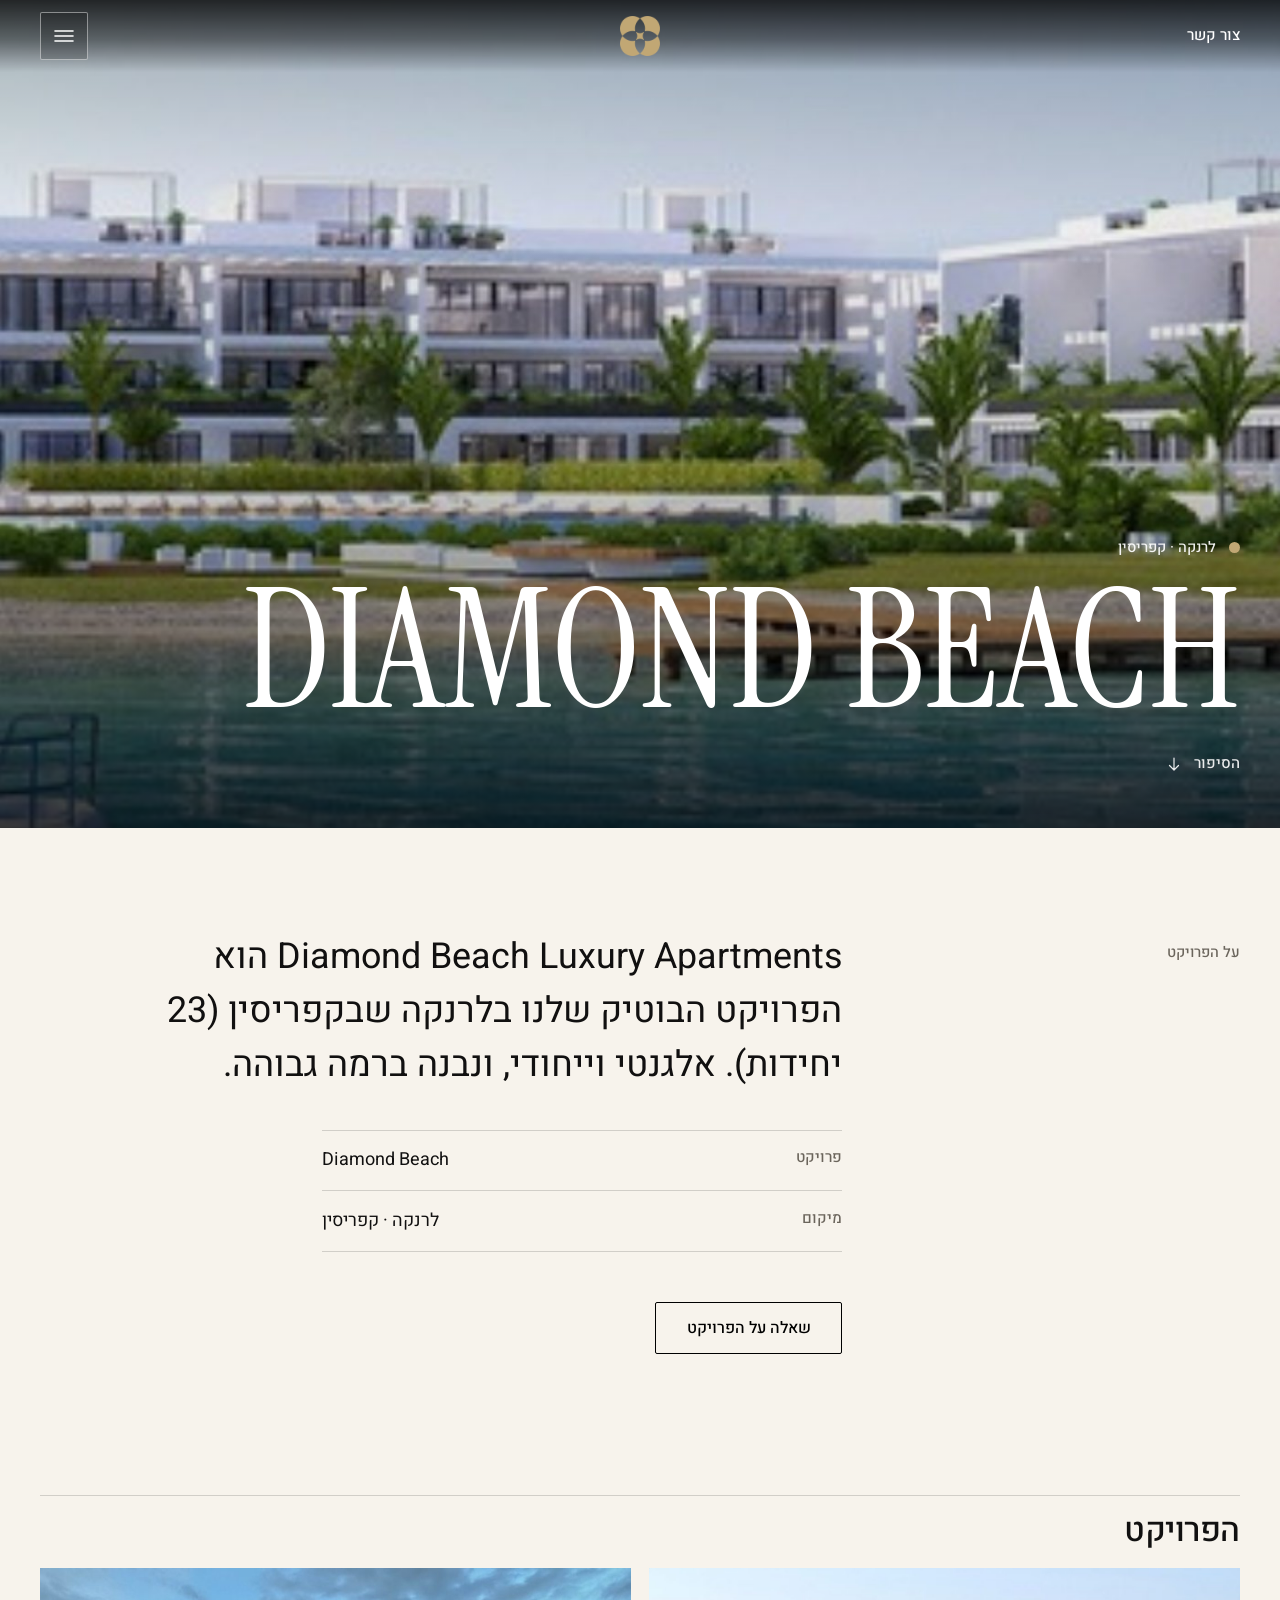
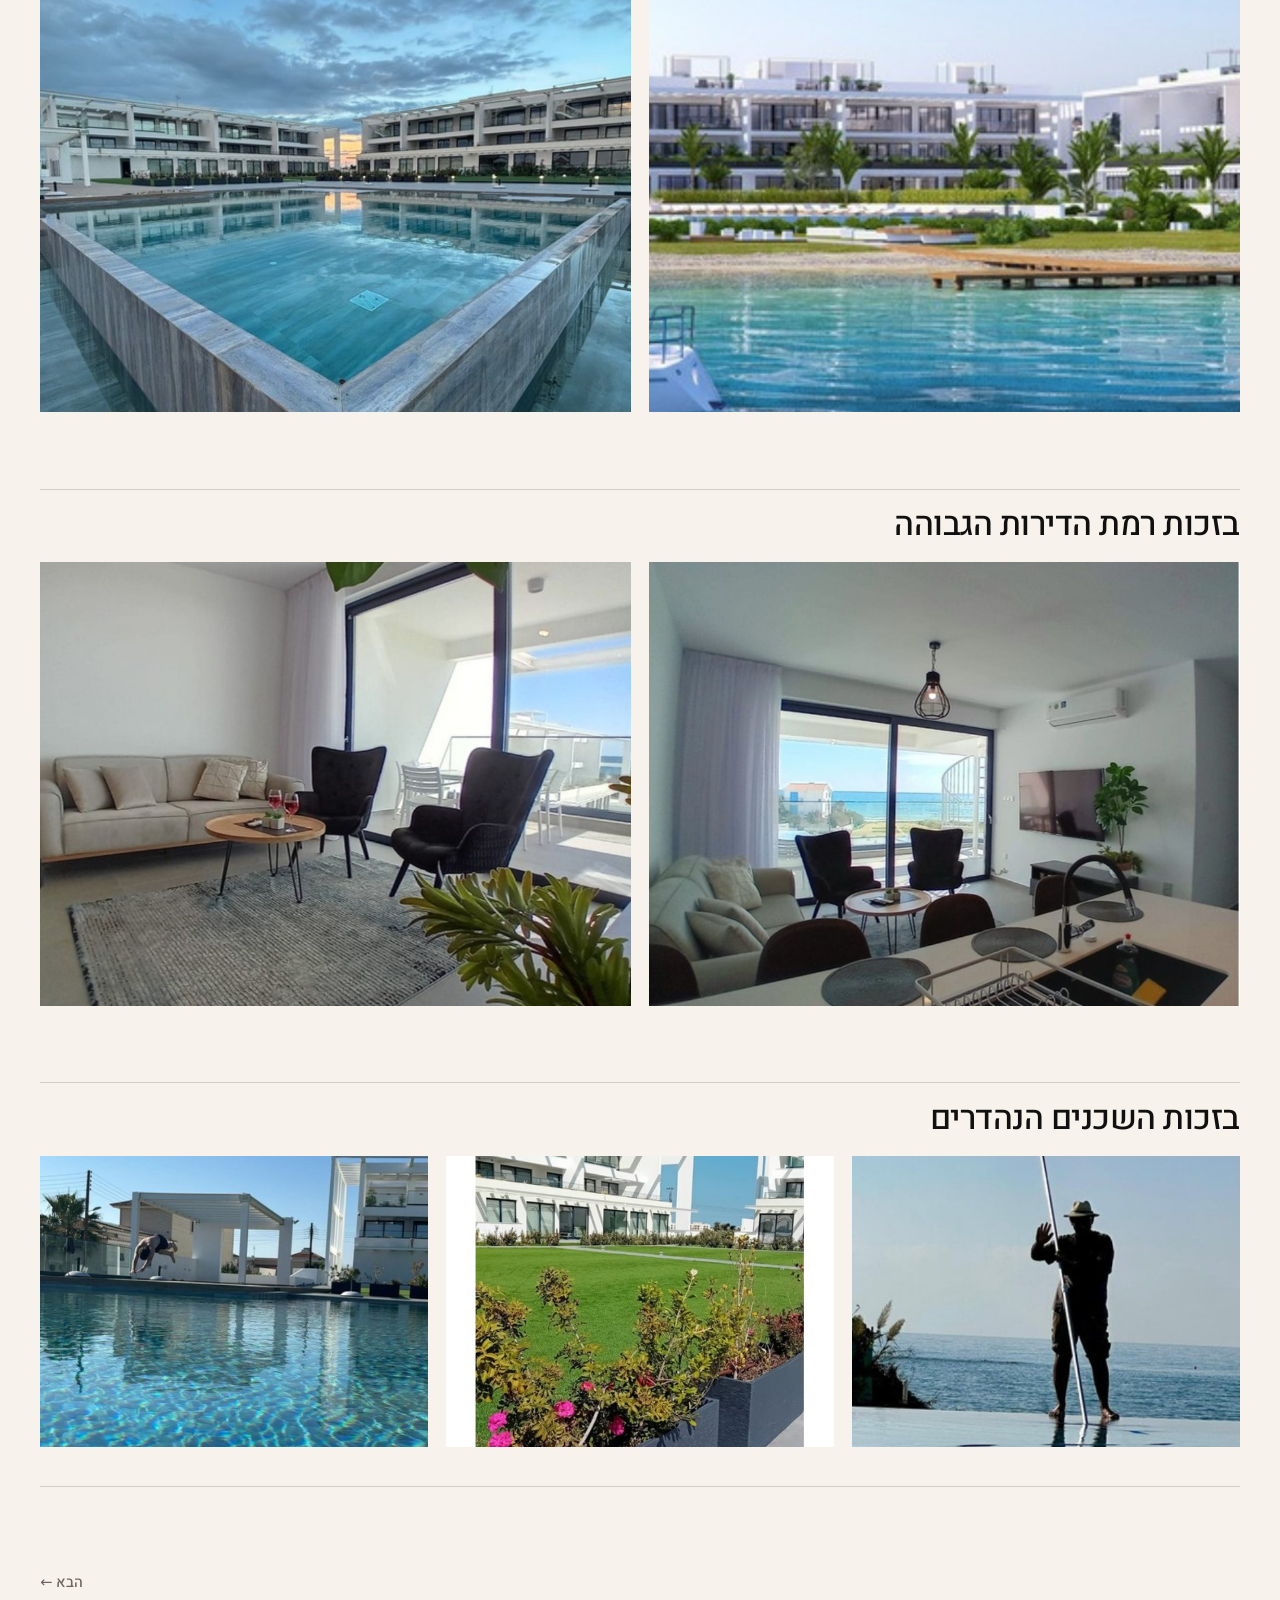
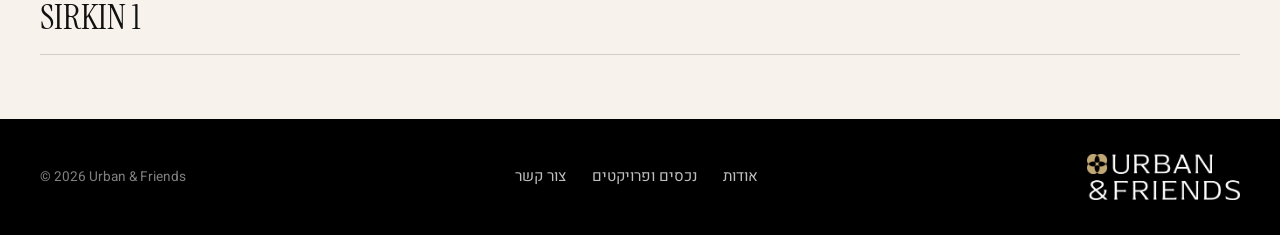
<file: urban-friends/project-diamond-beach.html>
<!doctype html>
<html lang="he" dir="rtl">
<head>
<meta charset="utf-8">
<meta name="viewport" content="width=device-width, initial-scale=1, viewport-fit=cover">
<title>Diamond Beach · Urban & Friends</title>
<meta name="description" content="Diamond Beach Luxury Apartments הוא הפרויקט הבוטיק שלנו בלרנקה שבקפריסין (23 יחידות). אלגנטי וייחודי, ונבנה ברמה גבוהה.">
<link rel="preconnect" href="https://fonts.googleapis.com"><link rel="preconnect" href="https://fonts.gstatic.com" crossorigin><link rel="stylesheet" href="https://fonts.googleapis.com/css2?family=Heebo:wght@300;400;500;600&family=Instrument+Serif&display=swap">
<style>
:root {
  --white: #ffffff; --black: #000000; --gold: #C1A774; --stone: #6B655C; --sand: #E5DCC8; --cream: #F7F3EC; --ink: #111010;
  --line: rgba(17,16,16,.16); --line-dark: rgba(255,255,255,.18);
  --display: "Heebo", system-ui, -apple-system, "Segoe UI", sans-serif;
  --prop: "Instrument Serif", "Cormorant Garamond", Georgia, serif;
  --body: "Heebo", system-ui, -apple-system, "Segoe UI", sans-serif;
  --nav-h: 72px; color-scheme: light;
}
* { box-sizing: border-box; }
html { scroll-behavior: smooth; }
body { margin: 0; display: flex; flex-direction: column; min-height: 100vh; min-height: 100svh; direction: rtl; background: var(--cream); color: var(--ink); font-family: var(--body); font-size: 18px; line-height: 1.7; -webkit-font-smoothing: antialiased; }
img { max-width: 100%; display: block; }
main { flex: 1 0 auto; }
a { color: inherit; text-decoration: none; }
h1, h2, h3, h4, p { margin: 0; }

h1, h2, h3 { font-family: var(--display); font-weight: 500; line-height: 1.08; text-wrap: balance; letter-spacing: -.015em; }
:focus-visible { outline: 2px solid var(--gold); outline-offset: 3px; }
.wrap { width: 100%; max-width: 1320px; margin-inline: auto; padding-left: max(16px, env(safe-area-inset-left, 0px)); padding-right: max(16px, env(safe-area-inset-right, 0px)); }
@media (min-width: 900px) { .wrap { padding-left: max(40px, env(safe-area-inset-left, 0px)); padding-right: max(40px, env(safe-area-inset-right, 0px)); } }
.eyebrow { font-family: var(--display); font-size: 1.1rem; font-weight: 400; color: var(--stone); display: flex; align-items: center; gap: .9rem; }
.eyebrow::before { content: ""; width: 44px; height: 1px; background: var(--gold); flex: none; }
.label { font-family: var(--display); font-size: .92rem; font-weight: 500; color: var(--stone); }
.btn { display: inline-flex; align-items: center; gap: .7rem; justify-content: center; min-height: 52px; padding: 0 1.9rem; border-radius: 2px; font: 500 1rem/1 var(--body); cursor: pointer; border: 1px solid var(--black); background: var(--black); color: var(--white); transition: background .2s, color .2s, border-color .2s; }
.btn:hover { background: var(--gold); border-color: var(--gold); color: var(--black); }
.btn.ghost { background: transparent; color: var(--black); }
.btn.ghost:hover { background: var(--black); color: var(--white); }
.btn.white { background: var(--white); border-color: var(--white); color: var(--black); }
.btn.white:hover { background: var(--gold); border-color: var(--gold); }
.btn.gold { background: var(--gold); border-color: var(--gold); color: var(--black); }
.btn.gold:hover { background: var(--white); border-color: var(--white); }
.arrow { width: 18px; height: 18px; flex: none; }

/* empty image squares */
.ph { position: relative; background: var(--sand); overflow: hidden; aspect-ratio: var(--ar, 4 / 5); width: 100%; }
.ph::before { content: ""; position: absolute; inset: 0; background:
  linear-gradient(to top left, transparent calc(50% - .5px), rgba(193,167,116,.7) 50%, transparent calc(50% + .5px)),
  linear-gradient(to top right, transparent calc(50% - .5px), rgba(193,167,116,.7) 50%, transparent calc(50% + .5px)); }
.ph > span { position: absolute; inset-inline-start: 14px; bottom: 14px; z-index: 1; background: var(--cream); color: var(--stone); font-size: .78rem; letter-spacing: .06em; padding: .25rem .7rem; }
.ph.has::before, .ph.has > span { display: none; }
.ph.has img { position: absolute; inset: 0; width: 100%; height: 100%; object-fit: cover; transition: transform .6s ease; }

/* ---------- top bar ---------- */
.top { position: fixed; top: 0; left: 0; right: 0; z-index: 80; padding-top: env(safe-area-inset-top, 0px); color: var(--white); transition: background .3s; background: var(--black); }
.top.fade { background: linear-gradient(to bottom, rgba(0,0,0,.78) 0%, rgba(0,0,0,.45) 55%, rgba(0,0,0,0) 100%); }
.top.fade.solid { background: var(--black); }
.top .bar { direction: ltr; display: grid; grid-template-columns: 1fr auto 1fr; align-items: center; height: var(--nav-h); }
.burger { justify-self: start; width: 48px; height: 48px; border: 1px solid rgba(255,255,255,.45); background: rgba(0,0,0,.18); border-radius: 2px; display: grid; place-items: center; cursor: pointer; color: var(--white); transition: background .2s, border-color .2s; }
.burger:hover { background: var(--gold); border-color: var(--gold); color: var(--black); }
.burger svg { width: 24px; height: 24px; }
.top .brand img { height: 40px; width: 40px; }
.top .contact-link { direction: rtl; justify-self: end; font-size: .95rem; font-weight: 500; display: none; }
.top .contact-link:hover { color: var(--gold); }
@media (min-width: 700px) { .top .contact-link { display: inline; } }

/* ---------- menu drawer ---------- */
.scrim { position: fixed; inset: 0; z-index: 90; background: rgba(0,0,0,.55); opacity: 0; pointer-events: none; transition: opacity .3s; }
.scrim.open { opacity: 1; pointer-events: auto; }
.drawer { position: fixed; top: 0; bottom: 0; left: 0; z-index: 100; width: min(460px, 100%); background: var(--black); color: var(--white); transform: translateX(-102%); transition: transform .35s ease; overflow-y: auto; padding: calc(16px + env(safe-area-inset-top, 0px)) max(24px, env(safe-area-inset-left, 0px)) 40px; visibility: hidden; direction: ltr; }
.drawer nav { direction: rtl; }
.drawer.open { transform: none; visibility: visible; }
.drawer .close { width: 48px; height: 48px; border: 1px solid rgba(255,255,255,.45); background: transparent; border-radius: 2px; display: grid; place-items: center; cursor: pointer; color: var(--white); margin-bottom: 2rem; }
.drawer .close:hover { background: var(--gold); border-color: var(--gold); color: var(--black); }
.drawer .close svg { width: 22px; height: 22px; }
.drawer nav > a, .drawer .sub-toggle { display: flex; align-items: center; justify-content: space-between; width: 100%; padding: 1rem 0; border: 0; border-bottom: 1px solid var(--line-dark); background: none; color: var(--white); font-family: var(--display); font-weight: 500; font-size: 2.1rem; line-height: 1.15; text-align: start; cursor: pointer; }
.drawer nav > a:hover, .drawer .sub-toggle:hover { color: var(--gold); }
.drawer .chev { width: 22px; height: 22px; transition: transform .25s; flex: none; }
.drawer .sub-toggle[aria-expanded="true"] .chev { transform: rotate(180deg); }
.drawer .sub { display: none; padding: .6rem 0 1.2rem; border-bottom: 1px solid var(--line-dark); }
.drawer .sub.open { display: block; }
.drawer .sub a { display: flex; align-items: center; gap: .8rem; padding: .45rem 0; font-family: var(--prop); text-transform: uppercase; font-size: 1.6rem; color: rgba(255,255,255,.92); }
.drawer .sub a:hover { color: var(--gold); }
.drawer .sub a.all { font-family: var(--body); font-size: .95rem; font-weight: 500; color: var(--gold); padding-bottom: .8rem; text-transform: none; }
.drawer .sub .dot { width: 9px; height: 9px; border-radius: 50%; background: var(--c); flex: none; }

/* ---------- home ---------- */
.hero { position: relative; color: var(--white); isolation: isolate; min-height: min(88svh, 860px); display: flex; flex-direction: column; background: #2a2113 url("assets/hero.jpg") center 30% / cover no-repeat; }
.hero::before { content: ""; position: absolute; inset: 0; z-index: -1; background: linear-gradient(to bottom, rgba(0,0,0,.35) 0%, rgba(0,0,0,.12) 30%, rgba(0,0,0,.30) 62%, rgba(0,0,0,.74) 100%); }
.hero-logo { display: flex; justify-content: center; padding: calc(var(--nav-h) + clamp(1.4rem, 5vw, 3.6rem)) 1rem 0; }
.hero-logo img { width: min(540px, 76%); height: auto; filter: drop-shadow(0 2px 18px rgba(0,0,0,.35)); }
.hero-body { margin-top: auto; padding-block: clamp(2rem, 6vw, 5rem) clamp(1.6rem, 4vw, 3.4rem); }
.hero h1 { font-size: clamp(3rem, 7vw, 6.4rem); font-weight: 500; line-height: 1.02; letter-spacing: -.02em; }
.hero h1 em { display: block; font-style: normal; font-weight: 300; color: #E9DCBB; font-size: .86em; margin-top: .08em; }
.hero-lead { margin-top: 1.4rem; max-width: 36ch; font-size: clamp(1rem, 1.5vw, 1.2rem); color: rgba(255,255,255,.9); }
.hero .btn { margin-top: 2rem; }

.rail-sec { padding-block: clamp(3.2rem, 7vw, 6rem) clamp(2.4rem, 5vw, 4rem); }
.rail-head { display: flex; align-items: flex-end; justify-content: space-between; gap: 1.4rem; margin-bottom: clamp(1.6rem, 3vw, 2.6rem); flex-wrap: wrap; }
.rail-head h2 { font-size: clamp(2.4rem, 5vw, 4rem); margin-top: .8rem; }
.rail-tools { display: flex; align-items: center; gap: .8rem; }
.rail-tools .all { font-size: .95rem; font-weight: 500; margin-inline-end: .6rem; border-bottom: 1px solid var(--gold); padding-bottom: 2px; }
.rail-btn { width: 48px; height: 48px; border: 1px solid var(--line); border-radius: 2px; background: transparent; display: grid; place-items: center; cursor: pointer; color: var(--ink); transition: background .2s, color .2s; }
.rail-btn:hover { background: var(--black); color: var(--white); }
.rail-btn svg { width: 20px; height: 20px; }
.rail { display: flex; gap: clamp(1rem, 2vw, 1.6rem); overflow-x: auto; scroll-snap-type: x mandatory; scroll-padding-inline: max(16px, env(safe-area-inset-left, 0px)); padding-inline: max(16px, env(safe-area-inset-left, 0px)); padding-bottom: 1.4rem; scrollbar-width: thin; scrollbar-color: var(--gold) transparent; }
@media (min-width: 900px) { .rail { padding-inline: max(40px, calc((100vw - 1240px) / 2)); scroll-padding-inline: max(40px, calc((100vw - 1240px) / 2)); } }
.card { flex: 0 0 clamp(250px, 26vw, 360px); scroll-snap-align: start; display: block; }
.card .ph { --ar: 4 / 5; }
.card:hover .ph.has img { transform: scale(1.04); }
.card .meta { display: flex; align-items: center; gap: .7rem; margin-top: 1.1rem; }
.dot { width: 11px; height: 11px; border-radius: 50%; background: var(--c, var(--gold)); flex: none; }
.card h3 { direction: ltr; text-align: right; font-family: var(--prop); font-weight: 400; text-transform: uppercase; letter-spacing: 0; line-height: 1; font-size: clamp(2.3rem, 3.2vw, 3rem); margin-top: .3rem; }
.card .row { display: flex; align-items: center; justify-content: space-between; gap: 1rem; border-top: 1px solid var(--line); margin-top: .9rem; padding-top: .8rem; color: var(--stone); font-size: .95rem; }
.card .row .arrow { transition: transform .25s; }
.card:hover .row .arrow { transform: translateX(-6px); }

/* ---------- inner pages ---------- */
.page { padding-top: calc(var(--nav-h) + env(safe-area-inset-top, 0px)); }
.page-head { padding-block: clamp(2.6rem, 6vw, 5rem) clamp(1.8rem, 4vw, 3rem); }
.page-head h1 { font-size: clamp(3rem, 7vw, 6rem); margin-top: 1rem; }
.page-head .lead { margin-top: 1.4rem; max-width: 52ch; color: var(--stone); font-size: 1.15rem; }

.phero { position: relative; isolation: isolate; color: var(--white); min-height: min(92svh, 920px); display: flex; flex-direction: column; justify-content: flex-end; background: #2a2113 var(--img) center 40% / cover no-repeat; }
.phero::before { content: ""; position: absolute; inset: 0; z-index: -1; background: linear-gradient(to bottom, rgba(0,0,0,.30) 0%, rgba(0,0,0,.05) 28%, rgba(0,0,0,.22) 60%, rgba(0,0,0,.78) 100%); }
.phero-body { padding-block: clamp(2rem, 6vw, 5rem) clamp(1.8rem, 4vw, 3.2rem); display: grid; gap: 1rem; }
.phero .place { display: flex; align-items: center; gap: .8rem; }
.phero .place .label { color: rgba(255,255,255,.92); }
.phero h1 { direction: ltr; text-align: right; font-family: var(--prop); font-weight: 400; text-transform: uppercase; font-size: clamp(4rem, 13vw, 12rem); letter-spacing: 0; line-height: .9; }
.cue { display: inline-flex; align-items: center; gap: .7rem; width: fit-content; font-size: .95rem; font-weight: 500; margin-top: .6rem; color: rgba(255,255,255,.9); }
.cue svg { width: 18px; height: 18px; animation: bob 2s ease-in-out infinite; }
@keyframes bob { 0%, 100% { transform: translateY(0); } 50% { transform: translateY(5px); } }
.story { padding-block: clamp(3.4rem, 8vw, 7rem); display: grid; gap: 2rem; }
.story .label { padding-top: .6rem; }
.story .lead { font-family: var(--display); font-weight: 400; font-size: clamp(1.5rem, 2.8vw, 2.3rem); line-height: 1.5; max-width: 34ch; }
.story .facts { margin-top: 2.4rem; display: grid; gap: 0; max-width: 520px; }
.story .facts div { display: flex; justify-content: space-between; gap: 1.5rem; border-top: 1px solid var(--line); padding: .9rem 0; }
.story .facts div:last-child { border-bottom: 1px solid var(--line); }
.story .facts dt { color: var(--stone); font-size: .95rem; font-weight: 500; }
.story .facts dd { margin: 0; text-align: end; }
.story .btn { margin-top: 2rem; }
@media (min-width: 900px) { .story { grid-template-columns: 1fr 2.4fr; gap: 4rem; } }
.group { padding-block: clamp(1.4rem, 3vw, 2.4rem); }
.group-head { display: flex; align-items: baseline; gap: 1.2rem; border-top: 1px solid var(--line); padding-top: 1.1rem; margin-bottom: 1.2rem; }
.group-head h2 { font-size: clamp(1.5rem, 2.6vw, 2.1rem); font-weight: 500; }
.gallery { display: grid; gap: clamp(.6rem, 1.4vw, 1.1rem); grid-template-columns: repeat(2, 1fr); }
.gallery.one { grid-template-columns: 1fr; }
.gallery.three { grid-template-columns: repeat(2, 1fr); }
.gallery .shot { position: relative; display: block; width: 100%; border: 0; padding: 0; background: var(--sand); cursor: zoom-in; aspect-ratio: 4 / 3; overflow: hidden; }
.gallery .shot.ph { cursor: default; }
.gallery.one .shot { aspect-ratio: 16 / 9; }
.gallery .shot img { position: absolute; inset: 0; width: 100%; height: 100%; object-fit: cover; transition: transform .6s ease; }
.gallery .shot:hover img { transform: scale(1.03); }
.gallery .shot.wide { grid-column: 1 / -1; aspect-ratio: 16 / 9; }
@media (min-width: 800px) { .gallery.three { grid-template-columns: repeat(3, 1fr); } .gallery.three .shot.wide { grid-column: span 2; aspect-ratio: auto; } }
.lb { position: fixed; inset: 0; z-index: 120; background: rgba(0,0,0,.94); display: none; align-items: center; justify-content: center; padding: 3.4rem 1rem 1rem; }
.lb.open { display: flex; }
.lb img { max-width: 100%; max-height: 100%; object-fit: contain; }
.lb button { position: absolute; width: 48px; height: 48px; border: 1px solid rgba(255,255,255,.45); background: rgba(0,0,0,.35); border-radius: 2px; color: var(--white); cursor: pointer; display: grid; place-items: center; }
.lb button:hover { background: var(--gold); border-color: var(--gold); color: var(--black); }
.lb svg { width: 22px; height: 22px; }
.lb .x { top: 12px; left: 12px; } .lb .pv { right: 12px; top: 50%; } .lb .nx { left: 12px; top: 50%; }
.pager { display: grid; gap: 1rem; padding-block: clamp(2.4rem, 5vw, 4rem); border-top: 1px solid var(--line); }
.pager a { display: flex; flex-direction: column; gap: .3rem; padding: 1.2rem 0; border-bottom: 1px solid var(--line); }
.pager a:hover .pn { color: var(--stone); }
.pager .pn { direction: ltr; text-align: start; unicode-bidi: plaintext; font-family: var(--prop); text-transform: uppercase; font-size: 2.2rem; line-height: 1; }
.pager .next { text-align: start; }
.pager .next { text-align: end; }

.grid-projects { display: grid; gap: 2.4rem 1.6rem; grid-template-columns: repeat(2, 1fr); padding-bottom: clamp(3rem, 6vw, 5rem); }
@media (min-width: 900px) { .grid-projects { grid-template-columns: repeat(3, 1fr); } }
.grid-projects .card { flex: none; }

.about-grid { display: grid; gap: 2.4rem; padding-bottom: clamp(3rem, 6vw, 5rem); }
.about-grid .portrait { --ar: 4 / 5; max-width: 420px; }
.about-grid h2 { font-size: clamp(2.2rem, 4.6vw, 3.6rem); margin: 1rem 0 1.6rem; }
.about-grid p + p { margin-top: 1.1rem; }
.about-grid .copy p { color: var(--stone); max-width: 56ch; }
.tagline { font-family: var(--display); font-weight: 300; font-size: clamp(1.8rem, 3.4vw, 2.6rem); margin-top: 2rem; color: var(--ink); line-height: 1.15; }
.tagline::before { content: ""; display: block; width: 44px; height: 1px; background: var(--gold); margin-bottom: 1.2rem; }
@media (min-width: 900px) { .about-grid { grid-template-columns: 0.8fr 1.2fr; gap: 5rem; align-items: start; } }
.intro { padding-bottom: clamp(2.4rem, 5vw, 4rem); }
.intro h2 { font-size: clamp(2rem, 4vw, 3.2rem); max-width: 20ch; }
.intro p { margin-top: 1.2rem; max-width: 56ch; color: var(--stone); }

.contact-sec { background: var(--black); color: var(--white); }
.contact-grid h1.gt { color: var(--gold); font-size: clamp(3.6rem, 9vw, 7.5rem); margin: 0; }
.mail-line { display: inline-flex; align-items: center; gap: .7rem; margin-top: 1.4rem; color: rgba(255,255,255,.88); font-size: 1.05rem; }
.mail-line svg { width: 24px; height: 24px; color: var(--gold); flex: none; }
.mail-line:hover { color: var(--gold); }
.contact-grid { display: grid; gap: 3rem; padding-block: clamp(3rem, 7vw, 6rem); }
.contact-grid h1 { font-size: clamp(3rem, 6.4vw, 5.4rem); margin-block: 1rem 1.4rem; }
.contact-grid .lead { color: rgba(255,255,255,.72); max-width: 34ch; }
.contact-grid .label { color: var(--gold); }
.details { margin-top: 2.2rem; display: grid; gap: 1rem; }
.details div { display: flex; gap: 1.2rem; align-items: baseline; border-top: 1px solid var(--line-dark); padding-top: .9rem; }
.details .k { width: 5.5rem; flex: none; color: var(--gold); font-size: .95rem; }
.details .v { color: rgba(255,255,255,.85); unicode-bidi: plaintext; }
form { display: grid; gap: 1.6rem; align-content: start; }
.field { display: grid; gap: .3rem; }
.field label { font-size: .95rem; color: var(--gold); }
.field input, .field textarea { font: inherit; color: var(--white); background: transparent; border: 0; border-bottom: 1px solid rgba(255,255,255,.35); padding: .7rem 0; border-radius: 0; width: 100%; font-size: 1.1rem; }
.field input::placeholder, .field textarea::placeholder { color: rgba(255,255,255,.35); }
.field input:focus, .field textarea:focus { outline: 0; border-bottom-color: var(--gold); }
.field textarea { min-height: 110px; resize: vertical; }
.form-msg { color: var(--gold); font-size: .95rem; min-height: 1.4em; }
@media (min-width: 900px) { .contact-grid { grid-template-columns: 1fr 1fr; gap: 6rem; } }

.footer { background: var(--black); color: var(--white); padding-block: 2.2rem; }
.foot { display: grid; gap: 1.2rem; align-items: center; }
.foot img { height: 46px; width: auto; }
.foot nav { display: flex; flex-wrap: wrap; gap: .4rem 1.6rem; color: rgba(255,255,255,.75); font-size: .95rem; }
.foot nav a:hover { color: var(--gold); }
.foot p { color: rgba(255,255,255,.5); font-size: .85rem; }
@media (min-width: 800px) { .foot { grid-template-columns: auto 1fr auto; gap: 3rem; } .foot nav { justify-content: center; } }
@media (prefers-reduced-motion: reduce) { html { scroll-behavior: auto; } * { transition: none !important; } }
</style>
</head>
<body>
<header class="top fade" id="top">
  <div class="wrap bar">
    <button class="burger" id="burger" aria-label="פתיחת תפריט" aria-expanded="false" aria-controls="drawer">
      <svg viewBox="0 0 24 24" fill="none" stroke="currentColor" stroke-width="1.6" stroke-linecap="round"><path d="M3 7h18M3 12h18M3 17h18"/></svg>
    </button>
    <a class="brand" href="index.html" aria-label="Urban &amp; Friends, עמוד הבית"><img src="assets/mark-gold.png" alt="Urban &amp; Friends" width="40" height="40"></a>
    <a class="contact-link" href="contact.html">צור קשר</a>
  </div>
</header>
<div class="scrim" id="scrim"></div>
<aside class="drawer" id="drawer" aria-hidden="true" aria-label="תפריט">
  <button class="close" id="close" aria-label="סגירת תפריט"><svg viewBox="0 0 24 24" fill="none" stroke="currentColor" stroke-width="1.6" stroke-linecap="round"><path d="M5 5l14 14M19 5 5 19"/></svg></button>
  <nav>
    <a href="about.html">אודות</a>
    <button class="sub-toggle" id="sub-toggle" aria-expanded="false" aria-controls="sub">נכסים ופרויקטים
      <svg class="chev" viewBox="0 0 24 24" fill="none" stroke="currentColor" stroke-width="1.6" stroke-linecap="round" stroke-linejoin="round"><path d="M6 9l6 6 6-6"/></svg></button>
    <div class="sub" id="sub">
      <a class="all" href="projects.html">כל הפרויקטים ←</a>
      <a href="project-sirkin-1.html" style="--c:#254577"><i class="dot"></i>Sirkin 1</a><a href="project-herzliya-16.html" style="--c:#4B3369"><i class="dot"></i>Herzliya 16</a><a href="project-hameginim-18.html" style="--c:#3B5B42"><i class="dot"></i>Hameginim 18</a><a href="project-haganim-28.html" style="--c:#C1A774"><i class="dot"></i>HaGanim 28</a><a href="project-nechemya-8.html" style="--c:#C1A774"><i class="dot"></i>Nechemya 8</a><a href="project-hadar-8.html" style="--c:#C1A774"><i class="dot"></i>Hadar 8</a><a href="project-chasan-sukri-8.html" style="--c:#C1A774"><i class="dot"></i>Chasan Sukri 8</a><a href="project-diamond-beach.html" style="--c:#C1A774"><i class="dot"></i>Diamond Beach</a>
    </div>
    <a href="contact.html">צור קשר</a>
  </nav>
</aside>
<main>
  <section class="phero" style="--img:url('assets/p/diamond-beach-cover.jpg')">
    <div class="wrap phero-body">
      <div class="place" style="--c:#C1A774"><i class="dot"></i><span class="label">לרנקה · קפריסין</span></div>
      <h1>Diamond Beach</h1>
      <a class="cue" href="#story">הסיפור <svg viewBox="0 0 24 24" fill="none" stroke="currentColor" stroke-width="1.6" stroke-linecap="round" stroke-linejoin="round"><path d="M12 4v16M6 14l6 6 6-6"/></svg></a>
    </div>
  </section>
  <section class="wrap story" id="story">
    <p class="label">על הפרויקט</p>
    <div>
      <p class="lead">Diamond Beach Luxury Apartments הוא הפרויקט הבוטיק שלנו בלרנקה שבקפריסין (23 יחידות). אלגנטי וייחודי, ונבנה ברמה גבוהה.</p>
      <dl class="facts"><div><dt>פרויקט</dt><dd style="direction:ltr">Diamond Beach</dd></div><div><dt>מיקום</dt><dd>לרנקה · קפריסין</dd></div></dl>
      <a class="btn ghost" href="contact.html">שאלה על הפרויקט</a>
    </div>
  </section>
  <div class="wrap">
    <section class="group"><div class="group-head"><h2>הפרויקט</h2></div><div class="gallery two"><button class="shot" type="button" data-full="assets/p/diamond-beach-cover.jpg" aria-label="הגדלת התמונה"><img src="assets/p/diamond-beach-cover.jpg" alt="Diamond Beach, הפרויקט" loading="lazy"></button><button class="shot" type="button" data-full="assets/p/diamond-beach-pool.jpg" aria-label="הגדלת התמונה"><img src="assets/p/diamond-beach-pool.jpg" alt="Diamond Beach, הפרויקט" loading="lazy"></button></div></section>
<section class="group"><div class="group-head"><h2>בזכות רמת הדירות הגבוהה</h2></div><div class="gallery two"><button class="shot" type="button" data-full="assets/p/diamond-beach-interior-1.jpg" aria-label="הגדלת התמונה"><img src="assets/p/diamond-beach-interior-1.jpg" alt="Diamond Beach, בזכות רמת הדירות הגבוהה" loading="lazy"></button><button class="shot" type="button" data-full="assets/p/diamond-beach-interior-2.jpg" aria-label="הגדלת התמונה"><img src="assets/p/diamond-beach-interior-2.jpg" alt="Diamond Beach, בזכות רמת הדירות הגבוהה" loading="lazy"></button></div></section>
<section class="group"><div class="group-head"><h2>בזכות השכנים הנהדרים</h2></div><div class="gallery three"><button class="shot" type="button" data-full="assets/p/diamond-beach-1.jpg" aria-label="הגדלת התמונה"><img src="assets/p/diamond-beach-1.jpg" alt="Diamond Beach, בזכות השכנים הנהדרים" loading="lazy"></button><button class="shot" type="button" data-full="assets/p/diamond-beach-2.jpg" aria-label="הגדלת התמונה"><img src="assets/p/diamond-beach-2.jpg" alt="Diamond Beach, בזכות השכנים הנהדרים" loading="lazy"></button><button class="shot" type="button" data-full="assets/p/diamond-beach-3.jpg" aria-label="הגדלת התמונה"><img src="assets/p/diamond-beach-3.jpg" alt="Diamond Beach, בזכות השכנים הנהדרים" loading="lazy"></button></div></section>

    <div class="pager">
      <a class="next" href="project-sirkin-1.html"><span class="label">הבא ←</span><span class="pn">Sirkin 1</span></a>
    </div>
  </div>
</main>
<div class="lb" id="lb" role="dialog" aria-label="צפייה בתמונה" aria-hidden="true">
  <button class="x" id="lb-x" aria-label="סגירה"><svg viewBox="0 0 24 24" fill="none" stroke="currentColor" stroke-width="1.6" stroke-linecap="round"><path d="M5 5l14 14M19 5 5 19"/></svg></button>
  <button class="pv" id="lb-pv" aria-label="התמונה הקודמת"><svg viewBox="0 0 24 24" fill="none" stroke="currentColor" stroke-width="1.6" stroke-linecap="round" stroke-linejoin="round"><path d="M4 12h16M14 6l6 6-6 6"/></svg></button>
  <img id="lb-img" alt="">
  <button class="nx" id="lb-nx" aria-label="התמונה הבאה"><svg viewBox="0 0 24 24" fill="none" stroke="currentColor" stroke-width="1.6" stroke-linecap="round" stroke-linejoin="round"><path d="M20 12H4M10 6l-6 6 6 6"/></svg></button>
</div>
<footer class="footer"><div class="wrap foot">
  <img src="assets/logo-on-dark.png" alt="Urban &amp; Friends" width="150" height="46">
  <nav aria-label="תחתית"><a href="about.html">אודות</a><a href="projects.html">נכסים ופרויקטים</a><a href="contact.html">צור קשר</a></nav>
  <p dir="ltr">© 2026 Urban &amp; Friends</p>
</div></footer>
<script>
(function () {
  var d = document, drawer = d.getElementById('drawer'), scrim = d.getElementById('scrim'), burger = d.getElementById('burger');
  function setOpen(o) {
    drawer.classList.toggle('open', o); scrim.classList.toggle('open', o);
    burger.setAttribute('aria-expanded', o ? 'true' : 'false'); drawer.setAttribute('aria-hidden', o ? 'false' : 'true');
    if (o) { var c = d.getElementById('close'); if (c) c.focus(); } else { burger.focus(); }
  }
  burger.addEventListener('click', function () { setOpen(true); });
  d.getElementById('close').addEventListener('click', function () { setOpen(false); });
  scrim.addEventListener('click', function () { setOpen(false); });
  d.addEventListener('keydown', function (e) { if (e.key === 'Escape' && drawer.classList.contains('open')) setOpen(false); });
  var tg = d.getElementById('sub-toggle'), sub = d.getElementById('sub');
  tg.addEventListener('click', function () { var o = sub.classList.toggle('open'); tg.setAttribute('aria-expanded', o ? 'true' : 'false'); });
  var top = d.getElementById('top');
  if (top.classList.contains('fade')) {
    var chk = function () { top.classList.toggle('solid', window.scrollY > 60); };
    window.addEventListener('scroll', chk, { passive: true }); chk();
  }
  var rail = d.getElementById('rail');
  if (rail) {
    var step = function (dir) { var c = rail.querySelector('.card'); rail.scrollBy({ left: -dir * (c ? c.getBoundingClientRect().width + 20 : 300), behavior: 'smooth' }); };
    d.getElementById('rail-prev').addEventListener('click', function () { step(-1); });
    d.getElementById('rail-next').addEventListener('click', function () { step(1); });
  }
  var lb = d.getElementById('lb');
  if (lb) {
    var shots = [].slice.call(d.querySelectorAll('.shot[data-full]')), cur = 0, li = d.getElementById('lb-img');
    var show = function (n) { cur = (n + shots.length) % shots.length; li.src = shots[cur].getAttribute('data-full'); li.alt = shots[cur].querySelector('img').alt; };
    var openLb = function (n) { show(n); lb.classList.add('open'); lb.setAttribute('aria-hidden', 'false'); d.getElementById('lb-x').focus(); };
    var closeLb = function () { lb.classList.remove('open'); lb.setAttribute('aria-hidden', 'true'); };
    shots.forEach(function (b, n) { b.addEventListener('click', function () { openLb(n); }); });
    d.getElementById('lb-x').addEventListener('click', closeLb);
    d.getElementById('lb-pv').addEventListener('click', function () { show(cur - 1); });
    d.getElementById('lb-nx').addEventListener('click', function () { show(cur + 1); });
    lb.addEventListener('click', function (e) { if (e.target === lb) closeLb(); });
    d.addEventListener('keydown', function (e) { if (!lb.classList.contains('open')) return; if (e.key === 'Escape') closeLb(); if (e.key === 'ArrowRight') show(cur - 1); if (e.key === 'ArrowLeft') show(cur + 1); });
  }
  var f = d.getElementById('contact-form');
  if (f) f.addEventListener('submit', function (e) {
    e.preventDefault();
    d.getElementById('form-msg').textContent = 'זו גרסת עיצוב ראשונית. הטופס עדיין לא מחובר, ולכן ההודעה לא נשלחה.';
  });
})();
</script>
</body>
</html>
</file>
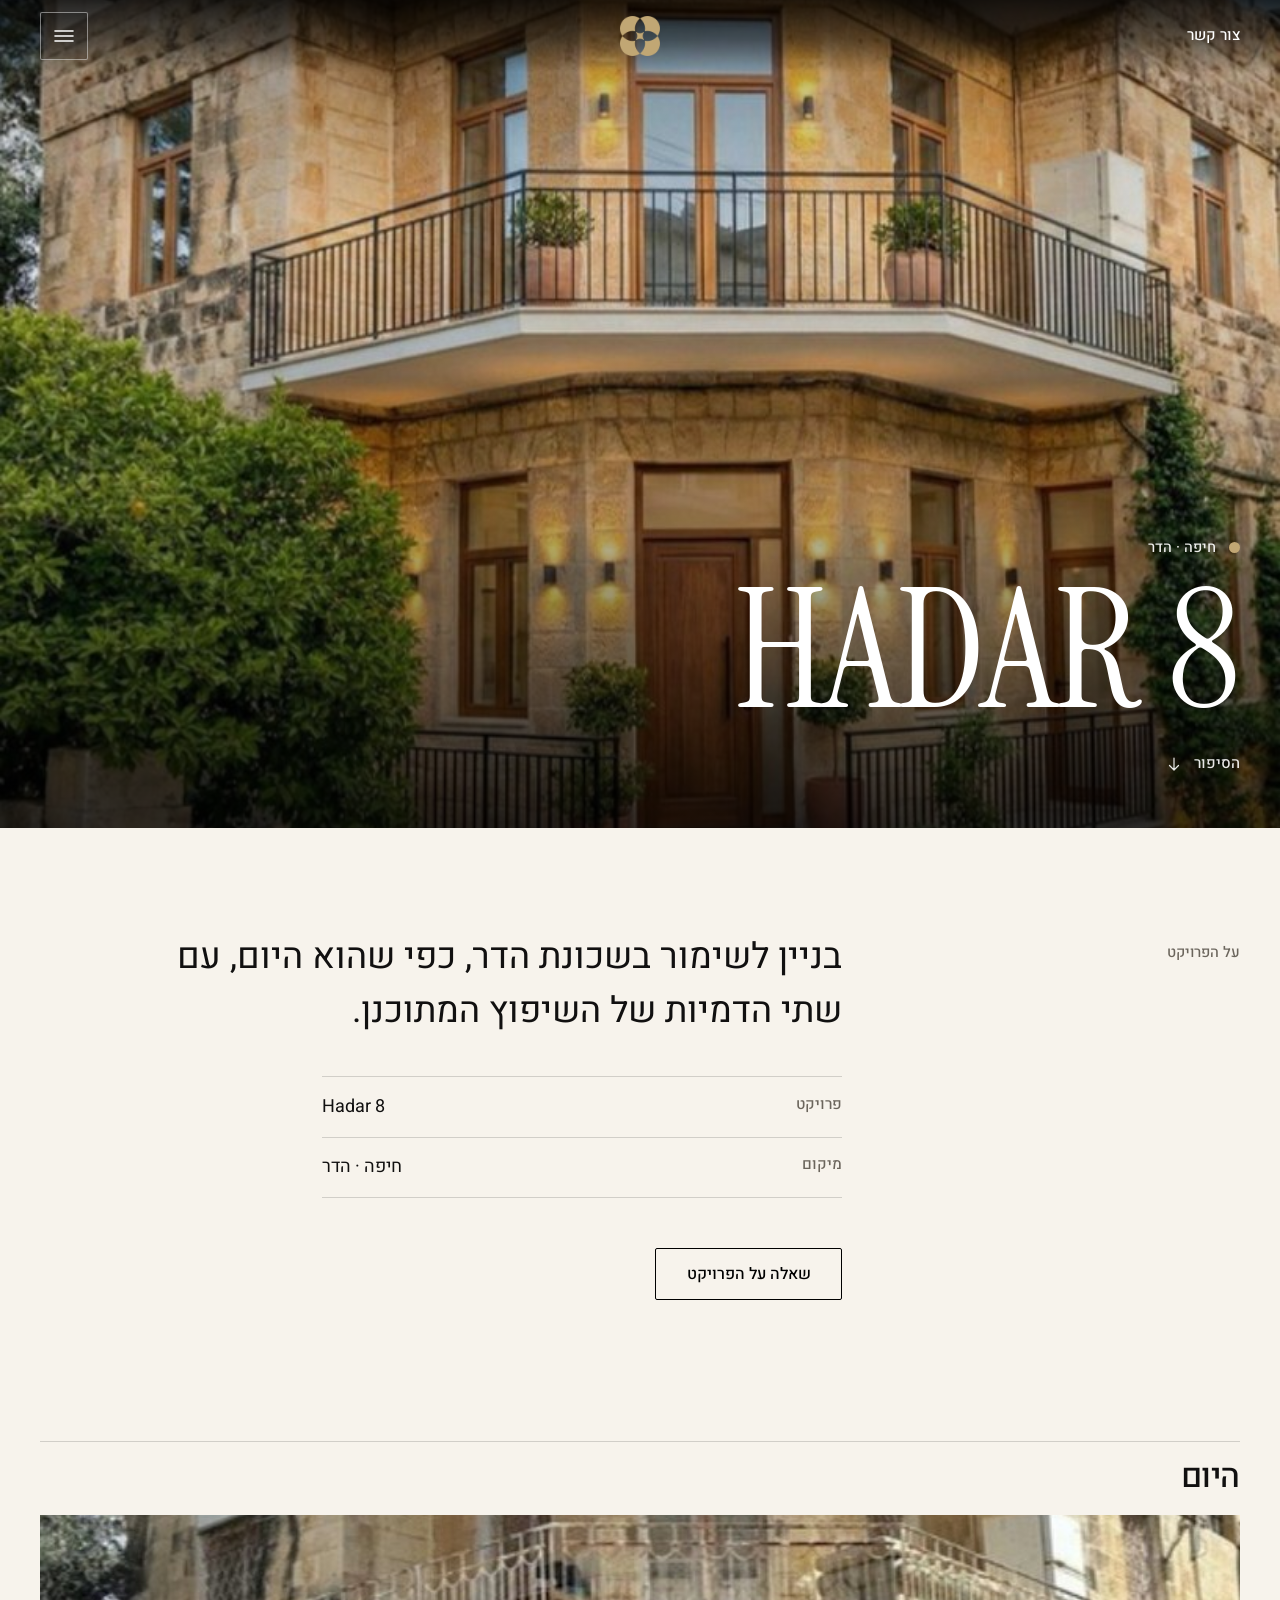
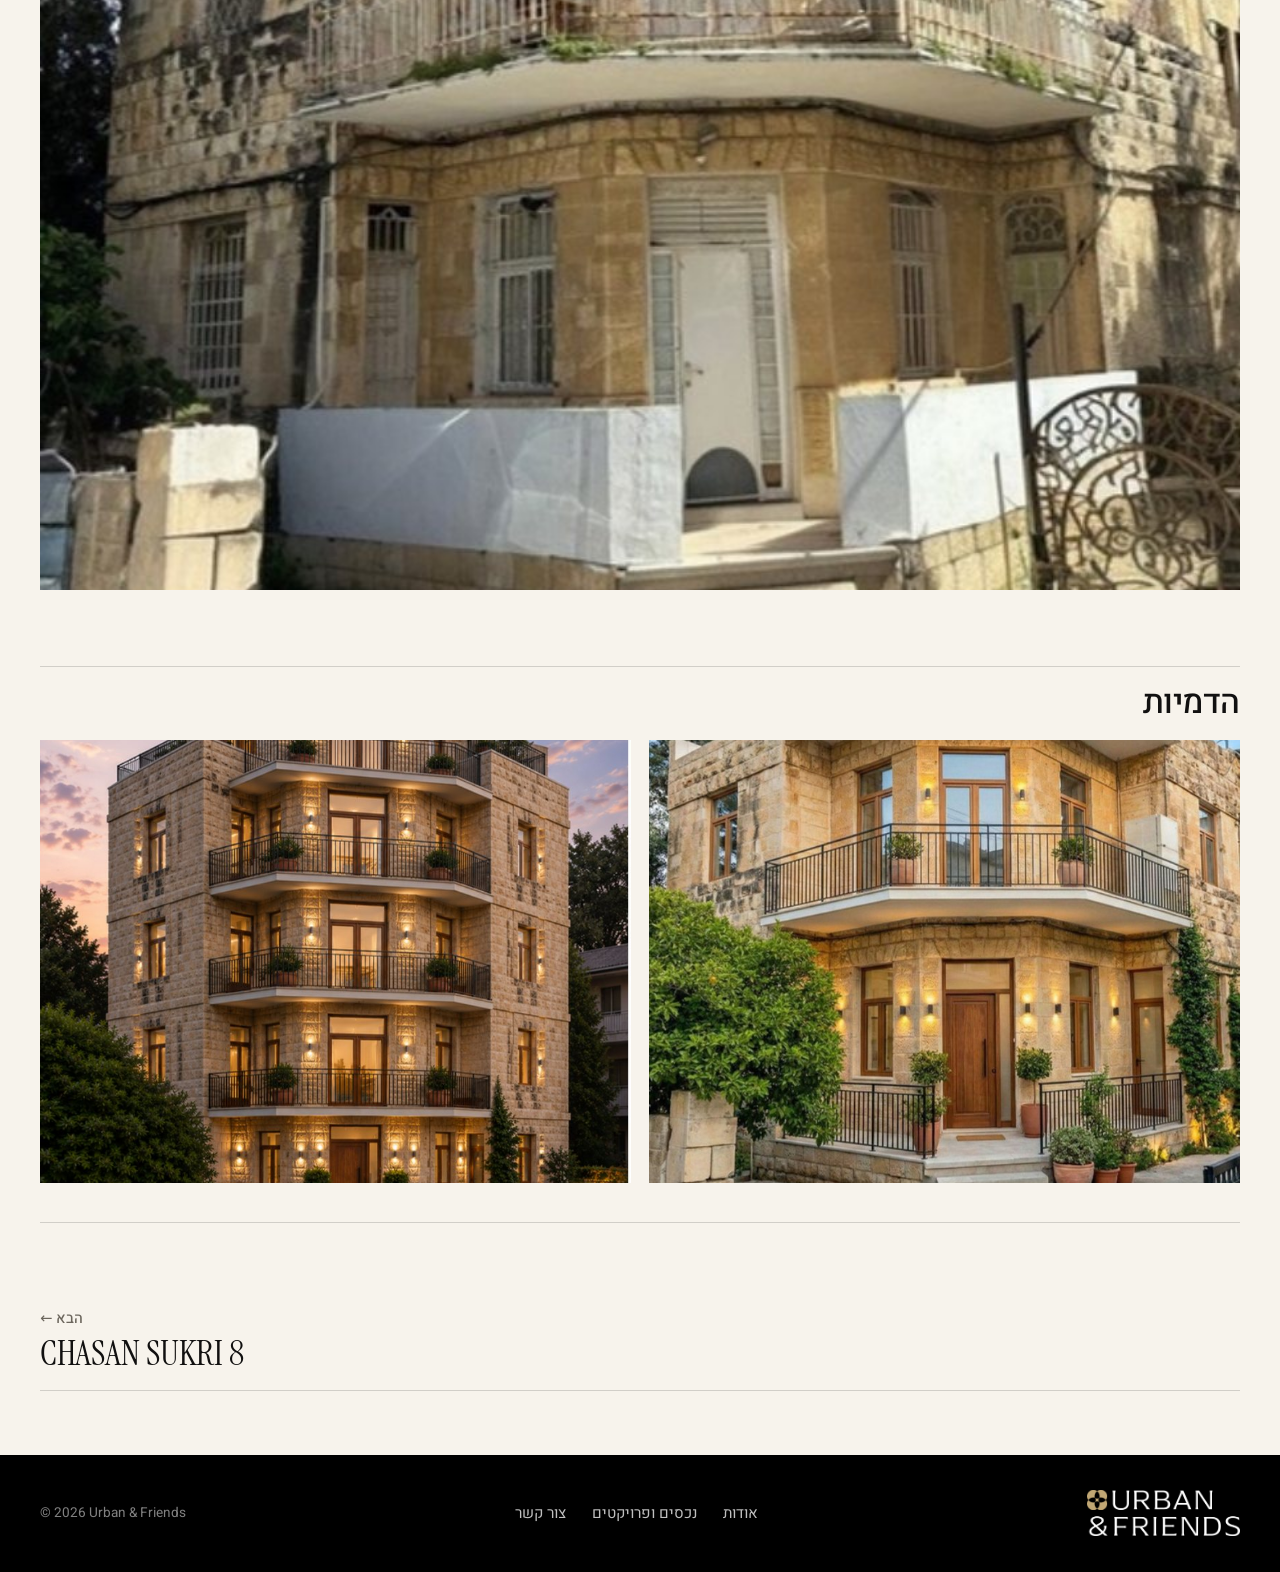
<file: urban-friends/project-hadar-8.html>
<!doctype html>
<html lang="he" dir="rtl">
<head>
<meta charset="utf-8">
<meta name="viewport" content="width=device-width, initial-scale=1, viewport-fit=cover">
<title>Hadar 8 · Urban & Friends</title>
<meta name="description" content="בניין לשימור בשכונת הדר, כפי שהוא היום, עם שתי הדמיות של השיפוץ המתוכנן.">
<link rel="preconnect" href="https://fonts.googleapis.com"><link rel="preconnect" href="https://fonts.gstatic.com" crossorigin><link rel="stylesheet" href="https://fonts.googleapis.com/css2?family=Heebo:wght@300;400;500;600&family=Instrument+Serif&display=swap">
<style>
:root {
  --white: #ffffff; --black: #000000; --gold: #C1A774; --stone: #6B655C; --sand: #E5DCC8; --cream: #F7F3EC; --ink: #111010;
  --line: rgba(17,16,16,.16); --line-dark: rgba(255,255,255,.18);
  --display: "Heebo", system-ui, -apple-system, "Segoe UI", sans-serif;
  --prop: "Instrument Serif", "Cormorant Garamond", Georgia, serif;
  --body: "Heebo", system-ui, -apple-system, "Segoe UI", sans-serif;
  --nav-h: 72px; color-scheme: light;
}
* { box-sizing: border-box; }
html { scroll-behavior: smooth; }
body { margin: 0; display: flex; flex-direction: column; min-height: 100vh; min-height: 100svh; direction: rtl; background: var(--cream); color: var(--ink); font-family: var(--body); font-size: 18px; line-height: 1.7; -webkit-font-smoothing: antialiased; }
img { max-width: 100%; display: block; }
main { flex: 1 0 auto; }
a { color: inherit; text-decoration: none; }
h1, h2, h3, h4, p { margin: 0; }

h1, h2, h3 { font-family: var(--display); font-weight: 500; line-height: 1.08; text-wrap: balance; letter-spacing: -.015em; }
:focus-visible { outline: 2px solid var(--gold); outline-offset: 3px; }
.wrap { width: 100%; max-width: 1320px; margin-inline: auto; padding-left: max(16px, env(safe-area-inset-left, 0px)); padding-right: max(16px, env(safe-area-inset-right, 0px)); }
@media (min-width: 900px) { .wrap { padding-left: max(40px, env(safe-area-inset-left, 0px)); padding-right: max(40px, env(safe-area-inset-right, 0px)); } }
.eyebrow { font-family: var(--display); font-size: 1.1rem; font-weight: 400; color: var(--stone); display: flex; align-items: center; gap: .9rem; }
.eyebrow::before { content: ""; width: 44px; height: 1px; background: var(--gold); flex: none; }
.label { font-family: var(--display); font-size: .92rem; font-weight: 500; color: var(--stone); }
.btn { display: inline-flex; align-items: center; gap: .7rem; justify-content: center; min-height: 52px; padding: 0 1.9rem; border-radius: 2px; font: 500 1rem/1 var(--body); cursor: pointer; border: 1px solid var(--black); background: var(--black); color: var(--white); transition: background .2s, color .2s, border-color .2s; }
.btn:hover { background: var(--gold); border-color: var(--gold); color: var(--black); }
.btn.ghost { background: transparent; color: var(--black); }
.btn.ghost:hover { background: var(--black); color: var(--white); }
.btn.white { background: var(--white); border-color: var(--white); color: var(--black); }
.btn.white:hover { background: var(--gold); border-color: var(--gold); }
.btn.gold { background: var(--gold); border-color: var(--gold); color: var(--black); }
.btn.gold:hover { background: var(--white); border-color: var(--white); }
.arrow { width: 18px; height: 18px; flex: none; }

/* empty image squares */
.ph { position: relative; background: var(--sand); overflow: hidden; aspect-ratio: var(--ar, 4 / 5); width: 100%; }
.ph::before { content: ""; position: absolute; inset: 0; background:
  linear-gradient(to top left, transparent calc(50% - .5px), rgba(193,167,116,.7) 50%, transparent calc(50% + .5px)),
  linear-gradient(to top right, transparent calc(50% - .5px), rgba(193,167,116,.7) 50%, transparent calc(50% + .5px)); }
.ph > span { position: absolute; inset-inline-start: 14px; bottom: 14px; z-index: 1; background: var(--cream); color: var(--stone); font-size: .78rem; letter-spacing: .06em; padding: .25rem .7rem; }
.ph.has::before, .ph.has > span { display: none; }
.ph.has img { position: absolute; inset: 0; width: 100%; height: 100%; object-fit: cover; transition: transform .6s ease; }

/* ---------- top bar ---------- */
.top { position: fixed; top: 0; left: 0; right: 0; z-index: 80; padding-top: env(safe-area-inset-top, 0px); color: var(--white); transition: background .3s; background: var(--black); }
.top.fade { background: linear-gradient(to bottom, rgba(0,0,0,.78) 0%, rgba(0,0,0,.45) 55%, rgba(0,0,0,0) 100%); }
.top.fade.solid { background: var(--black); }
.top .bar { direction: ltr; display: grid; grid-template-columns: 1fr auto 1fr; align-items: center; height: var(--nav-h); }
.burger { justify-self: start; width: 48px; height: 48px; border: 1px solid rgba(255,255,255,.45); background: rgba(0,0,0,.18); border-radius: 2px; display: grid; place-items: center; cursor: pointer; color: var(--white); transition: background .2s, border-color .2s; }
.burger:hover { background: var(--gold); border-color: var(--gold); color: var(--black); }
.burger svg { width: 24px; height: 24px; }
.top .brand img { height: 40px; width: 40px; }
.top .contact-link { direction: rtl; justify-self: end; font-size: .95rem; font-weight: 500; display: none; }
.top .contact-link:hover { color: var(--gold); }
@media (min-width: 700px) { .top .contact-link { display: inline; } }

/* ---------- menu drawer ---------- */
.scrim { position: fixed; inset: 0; z-index: 90; background: rgba(0,0,0,.55); opacity: 0; pointer-events: none; transition: opacity .3s; }
.scrim.open { opacity: 1; pointer-events: auto; }
.drawer { position: fixed; top: 0; bottom: 0; left: 0; z-index: 100; width: min(460px, 100%); background: var(--black); color: var(--white); transform: translateX(-102%); transition: transform .35s ease; overflow-y: auto; padding: calc(16px + env(safe-area-inset-top, 0px)) max(24px, env(safe-area-inset-left, 0px)) 40px; visibility: hidden; direction: ltr; }
.drawer nav { direction: rtl; }
.drawer.open { transform: none; visibility: visible; }
.drawer .close { width: 48px; height: 48px; border: 1px solid rgba(255,255,255,.45); background: transparent; border-radius: 2px; display: grid; place-items: center; cursor: pointer; color: var(--white); margin-bottom: 2rem; }
.drawer .close:hover { background: var(--gold); border-color: var(--gold); color: var(--black); }
.drawer .close svg { width: 22px; height: 22px; }
.drawer nav > a, .drawer .sub-toggle { display: flex; align-items: center; justify-content: space-between; width: 100%; padding: 1rem 0; border: 0; border-bottom: 1px solid var(--line-dark); background: none; color: var(--white); font-family: var(--display); font-weight: 500; font-size: 2.1rem; line-height: 1.15; text-align: start; cursor: pointer; }
.drawer nav > a:hover, .drawer .sub-toggle:hover { color: var(--gold); }
.drawer .chev { width: 22px; height: 22px; transition: transform .25s; flex: none; }
.drawer .sub-toggle[aria-expanded="true"] .chev { transform: rotate(180deg); }
.drawer .sub { display: none; padding: .6rem 0 1.2rem; border-bottom: 1px solid var(--line-dark); }
.drawer .sub.open { display: block; }
.drawer .sub a { display: flex; align-items: center; gap: .8rem; padding: .45rem 0; font-family: var(--prop); text-transform: uppercase; font-size: 1.6rem; color: rgba(255,255,255,.92); }
.drawer .sub a:hover { color: var(--gold); }
.drawer .sub a.all { font-family: var(--body); font-size: .95rem; font-weight: 500; color: var(--gold); padding-bottom: .8rem; text-transform: none; }
.drawer .sub .dot { width: 9px; height: 9px; border-radius: 50%; background: var(--c); flex: none; }

/* ---------- home ---------- */
.hero { position: relative; color: var(--white); isolation: isolate; min-height: min(88svh, 860px); display: flex; flex-direction: column; background: #2a2113 url("assets/hero.jpg") center 30% / cover no-repeat; }
.hero::before { content: ""; position: absolute; inset: 0; z-index: -1; background: linear-gradient(to bottom, rgba(0,0,0,.35) 0%, rgba(0,0,0,.12) 30%, rgba(0,0,0,.30) 62%, rgba(0,0,0,.74) 100%); }
.hero-logo { display: flex; justify-content: center; padding: calc(var(--nav-h) + clamp(1.4rem, 5vw, 3.6rem)) 1rem 0; }
.hero-logo img { width: min(540px, 76%); height: auto; filter: drop-shadow(0 2px 18px rgba(0,0,0,.35)); }
.hero-body { margin-top: auto; padding-block: clamp(2rem, 6vw, 5rem) clamp(1.6rem, 4vw, 3.4rem); }
.hero h1 { font-size: clamp(3rem, 7vw, 6.4rem); font-weight: 500; line-height: 1.02; letter-spacing: -.02em; }
.hero h1 em { display: block; font-style: normal; font-weight: 300; color: #E9DCBB; font-size: .86em; margin-top: .08em; }
.hero-lead { margin-top: 1.4rem; max-width: 36ch; font-size: clamp(1rem, 1.5vw, 1.2rem); color: rgba(255,255,255,.9); }
.hero .btn { margin-top: 2rem; }

.rail-sec { padding-block: clamp(3.2rem, 7vw, 6rem) clamp(2.4rem, 5vw, 4rem); }
.rail-head { display: flex; align-items: flex-end; justify-content: space-between; gap: 1.4rem; margin-bottom: clamp(1.6rem, 3vw, 2.6rem); flex-wrap: wrap; }
.rail-head h2 { font-size: clamp(2.4rem, 5vw, 4rem); margin-top: .8rem; }
.rail-tools { display: flex; align-items: center; gap: .8rem; }
.rail-tools .all { font-size: .95rem; font-weight: 500; margin-inline-end: .6rem; border-bottom: 1px solid var(--gold); padding-bottom: 2px; }
.rail-btn { width: 48px; height: 48px; border: 1px solid var(--line); border-radius: 2px; background: transparent; display: grid; place-items: center; cursor: pointer; color: var(--ink); transition: background .2s, color .2s; }
.rail-btn:hover { background: var(--black); color: var(--white); }
.rail-btn svg { width: 20px; height: 20px; }
.rail { display: flex; gap: clamp(1rem, 2vw, 1.6rem); overflow-x: auto; scroll-snap-type: x mandatory; scroll-padding-inline: max(16px, env(safe-area-inset-left, 0px)); padding-inline: max(16px, env(safe-area-inset-left, 0px)); padding-bottom: 1.4rem; scrollbar-width: thin; scrollbar-color: var(--gold) transparent; }
@media (min-width: 900px) { .rail { padding-inline: max(40px, calc((100vw - 1240px) / 2)); scroll-padding-inline: max(40px, calc((100vw - 1240px) / 2)); } }
.card { flex: 0 0 clamp(250px, 26vw, 360px); scroll-snap-align: start; display: block; }
.card .ph { --ar: 4 / 5; }
.card:hover .ph.has img { transform: scale(1.04); }
.card .meta { display: flex; align-items: center; gap: .7rem; margin-top: 1.1rem; }
.dot { width: 11px; height: 11px; border-radius: 50%; background: var(--c, var(--gold)); flex: none; }
.card h3 { direction: ltr; text-align: right; font-family: var(--prop); font-weight: 400; text-transform: uppercase; letter-spacing: 0; line-height: 1; font-size: clamp(2.3rem, 3.2vw, 3rem); margin-top: .3rem; }
.card .row { display: flex; align-items: center; justify-content: space-between; gap: 1rem; border-top: 1px solid var(--line); margin-top: .9rem; padding-top: .8rem; color: var(--stone); font-size: .95rem; }
.card .row .arrow { transition: transform .25s; }
.card:hover .row .arrow { transform: translateX(-6px); }

/* ---------- inner pages ---------- */
.page { padding-top: calc(var(--nav-h) + env(safe-area-inset-top, 0px)); }
.page-head { padding-block: clamp(2.6rem, 6vw, 5rem) clamp(1.8rem, 4vw, 3rem); }
.page-head h1 { font-size: clamp(3rem, 7vw, 6rem); margin-top: 1rem; }
.page-head .lead { margin-top: 1.4rem; max-width: 52ch; color: var(--stone); font-size: 1.15rem; }

.phero { position: relative; isolation: isolate; color: var(--white); min-height: min(92svh, 920px); display: flex; flex-direction: column; justify-content: flex-end; background: #2a2113 var(--img) center 40% / cover no-repeat; }
.phero::before { content: ""; position: absolute; inset: 0; z-index: -1; background: linear-gradient(to bottom, rgba(0,0,0,.30) 0%, rgba(0,0,0,.05) 28%, rgba(0,0,0,.22) 60%, rgba(0,0,0,.78) 100%); }
.phero-body { padding-block: clamp(2rem, 6vw, 5rem) clamp(1.8rem, 4vw, 3.2rem); display: grid; gap: 1rem; }
.phero .place { display: flex; align-items: center; gap: .8rem; }
.phero .place .label { color: rgba(255,255,255,.92); }
.phero h1 { direction: ltr; text-align: right; font-family: var(--prop); font-weight: 400; text-transform: uppercase; font-size: clamp(4rem, 13vw, 12rem); letter-spacing: 0; line-height: .9; }
.cue { display: inline-flex; align-items: center; gap: .7rem; width: fit-content; font-size: .95rem; font-weight: 500; margin-top: .6rem; color: rgba(255,255,255,.9); }
.cue svg { width: 18px; height: 18px; animation: bob 2s ease-in-out infinite; }
@keyframes bob { 0%, 100% { transform: translateY(0); } 50% { transform: translateY(5px); } }
.story { padding-block: clamp(3.4rem, 8vw, 7rem); display: grid; gap: 2rem; }
.story .label { padding-top: .6rem; }
.story .lead { font-family: var(--display); font-weight: 400; font-size: clamp(1.5rem, 2.8vw, 2.3rem); line-height: 1.5; max-width: 34ch; }
.story .facts { margin-top: 2.4rem; display: grid; gap: 0; max-width: 520px; }
.story .facts div { display: flex; justify-content: space-between; gap: 1.5rem; border-top: 1px solid var(--line); padding: .9rem 0; }
.story .facts div:last-child { border-bottom: 1px solid var(--line); }
.story .facts dt { color: var(--stone); font-size: .95rem; font-weight: 500; }
.story .facts dd { margin: 0; text-align: end; }
.story .btn { margin-top: 2rem; }
@media (min-width: 900px) { .story { grid-template-columns: 1fr 2.4fr; gap: 4rem; } }
.group { padding-block: clamp(1.4rem, 3vw, 2.4rem); }
.group-head { display: flex; align-items: baseline; gap: 1.2rem; border-top: 1px solid var(--line); padding-top: 1.1rem; margin-bottom: 1.2rem; }
.group-head h2 { font-size: clamp(1.5rem, 2.6vw, 2.1rem); font-weight: 500; }
.gallery { display: grid; gap: clamp(.6rem, 1.4vw, 1.1rem); grid-template-columns: repeat(2, 1fr); }
.gallery.one { grid-template-columns: 1fr; }
.gallery.three { grid-template-columns: repeat(2, 1fr); }
.gallery .shot { position: relative; display: block; width: 100%; border: 0; padding: 0; background: var(--sand); cursor: zoom-in; aspect-ratio: 4 / 3; overflow: hidden; }
.gallery .shot.ph { cursor: default; }
.gallery.one .shot { aspect-ratio: 16 / 9; }
.gallery .shot img { position: absolute; inset: 0; width: 100%; height: 100%; object-fit: cover; transition: transform .6s ease; }
.gallery .shot:hover img { transform: scale(1.03); }
.gallery .shot.wide { grid-column: 1 / -1; aspect-ratio: 16 / 9; }
@media (min-width: 800px) { .gallery.three { grid-template-columns: repeat(3, 1fr); } .gallery.three .shot.wide { grid-column: span 2; aspect-ratio: auto; } }
.lb { position: fixed; inset: 0; z-index: 120; background: rgba(0,0,0,.94); display: none; align-items: center; justify-content: center; padding: 3.4rem 1rem 1rem; }
.lb.open { display: flex; }
.lb img { max-width: 100%; max-height: 100%; object-fit: contain; }
.lb button { position: absolute; width: 48px; height: 48px; border: 1px solid rgba(255,255,255,.45); background: rgba(0,0,0,.35); border-radius: 2px; color: var(--white); cursor: pointer; display: grid; place-items: center; }
.lb button:hover { background: var(--gold); border-color: var(--gold); color: var(--black); }
.lb svg { width: 22px; height: 22px; }
.lb .x { top: 12px; left: 12px; } .lb .pv { right: 12px; top: 50%; } .lb .nx { left: 12px; top: 50%; }
.pager { display: grid; gap: 1rem; padding-block: clamp(2.4rem, 5vw, 4rem); border-top: 1px solid var(--line); }
.pager a { display: flex; flex-direction: column; gap: .3rem; padding: 1.2rem 0; border-bottom: 1px solid var(--line); }
.pager a:hover .pn { color: var(--stone); }
.pager .pn { direction: ltr; text-align: start; unicode-bidi: plaintext; font-family: var(--prop); text-transform: uppercase; font-size: 2.2rem; line-height: 1; }
.pager .next { text-align: start; }
.pager .next { text-align: end; }

.grid-projects { display: grid; gap: 2.4rem 1.6rem; grid-template-columns: repeat(2, 1fr); padding-bottom: clamp(3rem, 6vw, 5rem); }
@media (min-width: 900px) { .grid-projects { grid-template-columns: repeat(3, 1fr); } }
.grid-projects .card { flex: none; }

.about-grid { display: grid; gap: 2.4rem; padding-bottom: clamp(3rem, 6vw, 5rem); }
.about-grid .portrait { --ar: 4 / 5; max-width: 420px; }
.about-grid h2 { font-size: clamp(2.2rem, 4.6vw, 3.6rem); margin: 1rem 0 1.6rem; }
.about-grid p + p { margin-top: 1.1rem; }
.about-grid .copy p { color: var(--stone); max-width: 56ch; }
.tagline { font-family: var(--display); font-weight: 300; font-size: clamp(1.8rem, 3.4vw, 2.6rem); margin-top: 2rem; color: var(--ink); line-height: 1.15; }
.tagline::before { content: ""; display: block; width: 44px; height: 1px; background: var(--gold); margin-bottom: 1.2rem; }
@media (min-width: 900px) { .about-grid { grid-template-columns: 0.8fr 1.2fr; gap: 5rem; align-items: start; } }
.intro { padding-bottom: clamp(2.4rem, 5vw, 4rem); }
.intro h2 { font-size: clamp(2rem, 4vw, 3.2rem); max-width: 20ch; }
.intro p { margin-top: 1.2rem; max-width: 56ch; color: var(--stone); }

.contact-sec { background: var(--black); color: var(--white); }
.contact-grid h1.gt { color: var(--gold); font-size: clamp(3.6rem, 9vw, 7.5rem); margin: 0; }
.mail-line { display: inline-flex; align-items: center; gap: .7rem; margin-top: 1.4rem; color: rgba(255,255,255,.88); font-size: 1.05rem; }
.mail-line svg { width: 24px; height: 24px; color: var(--gold); flex: none; }
.mail-line:hover { color: var(--gold); }
.contact-grid { display: grid; gap: 3rem; padding-block: clamp(3rem, 7vw, 6rem); }
.contact-grid h1 { font-size: clamp(3rem, 6.4vw, 5.4rem); margin-block: 1rem 1.4rem; }
.contact-grid .lead { color: rgba(255,255,255,.72); max-width: 34ch; }
.contact-grid .label { color: var(--gold); }
.details { margin-top: 2.2rem; display: grid; gap: 1rem; }
.details div { display: flex; gap: 1.2rem; align-items: baseline; border-top: 1px solid var(--line-dark); padding-top: .9rem; }
.details .k { width: 5.5rem; flex: none; color: var(--gold); font-size: .95rem; }
.details .v { color: rgba(255,255,255,.85); unicode-bidi: plaintext; }
form { display: grid; gap: 1.6rem; align-content: start; }
.field { display: grid; gap: .3rem; }
.field label { font-size: .95rem; color: var(--gold); }
.field input, .field textarea { font: inherit; color: var(--white); background: transparent; border: 0; border-bottom: 1px solid rgba(255,255,255,.35); padding: .7rem 0; border-radius: 0; width: 100%; font-size: 1.1rem; }
.field input::placeholder, .field textarea::placeholder { color: rgba(255,255,255,.35); }
.field input:focus, .field textarea:focus { outline: 0; border-bottom-color: var(--gold); }
.field textarea { min-height: 110px; resize: vertical; }
.form-msg { color: var(--gold); font-size: .95rem; min-height: 1.4em; }
@media (min-width: 900px) { .contact-grid { grid-template-columns: 1fr 1fr; gap: 6rem; } }

.footer { background: var(--black); color: var(--white); padding-block: 2.2rem; }
.foot { display: grid; gap: 1.2rem; align-items: center; }
.foot img { height: 46px; width: auto; }
.foot nav { display: flex; flex-wrap: wrap; gap: .4rem 1.6rem; color: rgba(255,255,255,.75); font-size: .95rem; }
.foot nav a:hover { color: var(--gold); }
.foot p { color: rgba(255,255,255,.5); font-size: .85rem; }
@media (min-width: 800px) { .foot { grid-template-columns: auto 1fr auto; gap: 3rem; } .foot nav { justify-content: center; } }
@media (prefers-reduced-motion: reduce) { html { scroll-behavior: auto; } * { transition: none !important; } }
</style>
</head>
<body>
<header class="top fade" id="top">
  <div class="wrap bar">
    <button class="burger" id="burger" aria-label="פתיחת תפריט" aria-expanded="false" aria-controls="drawer">
      <svg viewBox="0 0 24 24" fill="none" stroke="currentColor" stroke-width="1.6" stroke-linecap="round"><path d="M3 7h18M3 12h18M3 17h18"/></svg>
    </button>
    <a class="brand" href="index.html" aria-label="Urban &amp; Friends, עמוד הבית"><img src="assets/mark-gold.png" alt="Urban &amp; Friends" width="40" height="40"></a>
    <a class="contact-link" href="contact.html">צור קשר</a>
  </div>
</header>
<div class="scrim" id="scrim"></div>
<aside class="drawer" id="drawer" aria-hidden="true" aria-label="תפריט">
  <button class="close" id="close" aria-label="סגירת תפריט"><svg viewBox="0 0 24 24" fill="none" stroke="currentColor" stroke-width="1.6" stroke-linecap="round"><path d="M5 5l14 14M19 5 5 19"/></svg></button>
  <nav>
    <a href="about.html">אודות</a>
    <button class="sub-toggle" id="sub-toggle" aria-expanded="false" aria-controls="sub">נכסים ופרויקטים
      <svg class="chev" viewBox="0 0 24 24" fill="none" stroke="currentColor" stroke-width="1.6" stroke-linecap="round" stroke-linejoin="round"><path d="M6 9l6 6 6-6"/></svg></button>
    <div class="sub" id="sub">
      <a class="all" href="projects.html">כל הפרויקטים ←</a>
      <a href="project-sirkin-1.html" style="--c:#254577"><i class="dot"></i>Sirkin 1</a><a href="project-herzliya-16.html" style="--c:#4B3369"><i class="dot"></i>Herzliya 16</a><a href="project-hameginim-18.html" style="--c:#3B5B42"><i class="dot"></i>Hameginim 18</a><a href="project-haganim-28.html" style="--c:#C1A774"><i class="dot"></i>HaGanim 28</a><a href="project-nechemya-8.html" style="--c:#C1A774"><i class="dot"></i>Nechemya 8</a><a href="project-hadar-8.html" style="--c:#C1A774"><i class="dot"></i>Hadar 8</a><a href="project-chasan-sukri-8.html" style="--c:#C1A774"><i class="dot"></i>Chasan Sukri 8</a><a href="project-diamond-beach.html" style="--c:#C1A774"><i class="dot"></i>Diamond Beach</a>
    </div>
    <a href="contact.html">צור קשר</a>
  </nav>
</aside>
<main>
  <section class="phero" style="--img:url('assets/p/hadar-8-render-1.jpg')">
    <div class="wrap phero-body">
      <div class="place" style="--c:#C1A774"><i class="dot"></i><span class="label">חיפה · הדר</span></div>
      <h1>Hadar 8</h1>
      <a class="cue" href="#story">הסיפור <svg viewBox="0 0 24 24" fill="none" stroke="currentColor" stroke-width="1.6" stroke-linecap="round" stroke-linejoin="round"><path d="M12 4v16M6 14l6 6 6-6"/></svg></a>
    </div>
  </section>
  <section class="wrap story" id="story">
    <p class="label">על הפרויקט</p>
    <div>
      <p class="lead">בניין לשימור בשכונת הדר, כפי שהוא היום, עם שתי הדמיות של השיפוץ המתוכנן.</p>
      <dl class="facts"><div><dt>פרויקט</dt><dd style="direction:ltr">Hadar 8</dd></div><div><dt>מיקום</dt><dd>חיפה · הדר</dd></div></dl>
      <a class="btn ghost" href="contact.html">שאלה על הפרויקט</a>
    </div>
  </section>
  <div class="wrap">
    <section class="group"><div class="group-head"><h2>היום</h2></div><div class="gallery one"><button class="shot" type="button" data-full="assets/p/hadar-8-before.jpg" aria-label="הגדלת התמונה"><img src="assets/p/hadar-8-before.jpg" alt="Hadar 8, היום" loading="lazy"></button></div></section>
<section class="group"><div class="group-head"><h2>הדמיות</h2></div><div class="gallery two"><button class="shot" type="button" data-full="assets/p/hadar-8-render-1.jpg" aria-label="הגדלת התמונה"><img src="assets/p/hadar-8-render-1.jpg" alt="Hadar 8, הדמיות" loading="lazy"></button><button class="shot" type="button" data-full="assets/p/hadar-8-render-2.jpg" aria-label="הגדלת התמונה"><img src="assets/p/hadar-8-render-2.jpg" alt="Hadar 8, הדמיות" loading="lazy"></button></div></section>

    <div class="pager">
      <a class="next" href="project-chasan-sukri-8.html"><span class="label">הבא ←</span><span class="pn">Chasan Sukri 8</span></a>
    </div>
  </div>
</main>
<div class="lb" id="lb" role="dialog" aria-label="צפייה בתמונה" aria-hidden="true">
  <button class="x" id="lb-x" aria-label="סגירה"><svg viewBox="0 0 24 24" fill="none" stroke="currentColor" stroke-width="1.6" stroke-linecap="round"><path d="M5 5l14 14M19 5 5 19"/></svg></button>
  <button class="pv" id="lb-pv" aria-label="התמונה הקודמת"><svg viewBox="0 0 24 24" fill="none" stroke="currentColor" stroke-width="1.6" stroke-linecap="round" stroke-linejoin="round"><path d="M4 12h16M14 6l6 6-6 6"/></svg></button>
  <img id="lb-img" alt="">
  <button class="nx" id="lb-nx" aria-label="התמונה הבאה"><svg viewBox="0 0 24 24" fill="none" stroke="currentColor" stroke-width="1.6" stroke-linecap="round" stroke-linejoin="round"><path d="M20 12H4M10 6l-6 6 6 6"/></svg></button>
</div>
<footer class="footer"><div class="wrap foot">
  <img src="assets/logo-on-dark.png" alt="Urban &amp; Friends" width="150" height="46">
  <nav aria-label="תחתית"><a href="about.html">אודות</a><a href="projects.html">נכסים ופרויקטים</a><a href="contact.html">צור קשר</a></nav>
  <p dir="ltr">© 2026 Urban &amp; Friends</p>
</div></footer>
<script>
(function () {
  var d = document, drawer = d.getElementById('drawer'), scrim = d.getElementById('scrim'), burger = d.getElementById('burger');
  function setOpen(o) {
    drawer.classList.toggle('open', o); scrim.classList.toggle('open', o);
    burger.setAttribute('aria-expanded', o ? 'true' : 'false'); drawer.setAttribute('aria-hidden', o ? 'false' : 'true');
    if (o) { var c = d.getElementById('close'); if (c) c.focus(); } else { burger.focus(); }
  }
  burger.addEventListener('click', function () { setOpen(true); });
  d.getElementById('close').addEventListener('click', function () { setOpen(false); });
  scrim.addEventListener('click', function () { setOpen(false); });
  d.addEventListener('keydown', function (e) { if (e.key === 'Escape' && drawer.classList.contains('open')) setOpen(false); });
  var tg = d.getElementById('sub-toggle'), sub = d.getElementById('sub');
  tg.addEventListener('click', function () { var o = sub.classList.toggle('open'); tg.setAttribute('aria-expanded', o ? 'true' : 'false'); });
  var top = d.getElementById('top');
  if (top.classList.contains('fade')) {
    var chk = function () { top.classList.toggle('solid', window.scrollY > 60); };
    window.addEventListener('scroll', chk, { passive: true }); chk();
  }
  var rail = d.getElementById('rail');
  if (rail) {
    var step = function (dir) { var c = rail.querySelector('.card'); rail.scrollBy({ left: -dir * (c ? c.getBoundingClientRect().width + 20 : 300), behavior: 'smooth' }); };
    d.getElementById('rail-prev').addEventListener('click', function () { step(-1); });
    d.getElementById('rail-next').addEventListener('click', function () { step(1); });
  }
  var lb = d.getElementById('lb');
  if (lb) {
    var shots = [].slice.call(d.querySelectorAll('.shot[data-full]')), cur = 0, li = d.getElementById('lb-img');
    var show = function (n) { cur = (n + shots.length) % shots.length; li.src = shots[cur].getAttribute('data-full'); li.alt = shots[cur].querySelector('img').alt; };
    var openLb = function (n) { show(n); lb.classList.add('open'); lb.setAttribute('aria-hidden', 'false'); d.getElementById('lb-x').focus(); };
    var closeLb = function () { lb.classList.remove('open'); lb.setAttribute('aria-hidden', 'true'); };
    shots.forEach(function (b, n) { b.addEventListener('click', function () { openLb(n); }); });
    d.getElementById('lb-x').addEventListener('click', closeLb);
    d.getElementById('lb-pv').addEventListener('click', function () { show(cur - 1); });
    d.getElementById('lb-nx').addEventListener('click', function () { show(cur + 1); });
    lb.addEventListener('click', function (e) { if (e.target === lb) closeLb(); });
    d.addEventListener('keydown', function (e) { if (!lb.classList.contains('open')) return; if (e.key === 'Escape') closeLb(); if (e.key === 'ArrowRight') show(cur - 1); if (e.key === 'ArrowLeft') show(cur + 1); });
  }
  var f = d.getElementById('contact-form');
  if (f) f.addEventListener('submit', function (e) {
    e.preventDefault();
    d.getElementById('form-msg').textContent = 'זו גרסת עיצוב ראשונית. הטופס עדיין לא מחובר, ולכן ההודעה לא נשלחה.';
  });
})();
</script>
</body>
</html>
</file>
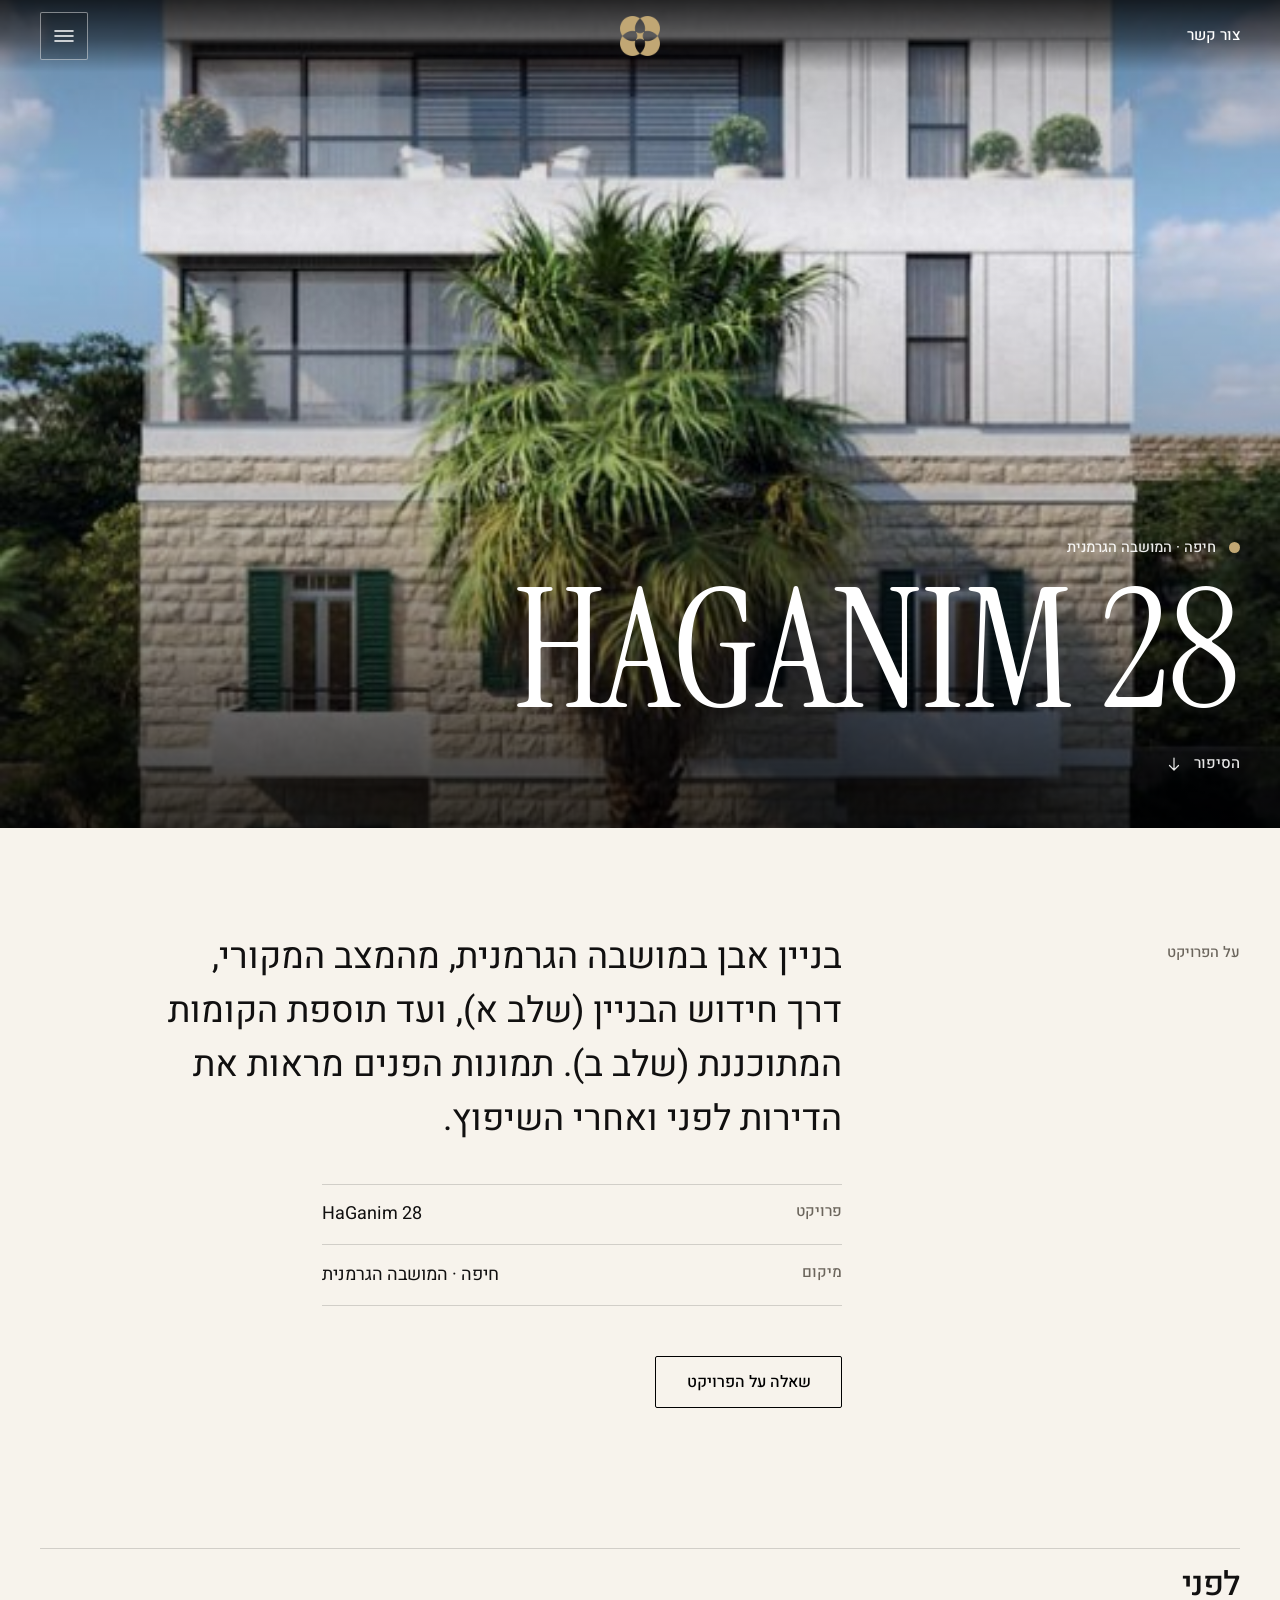
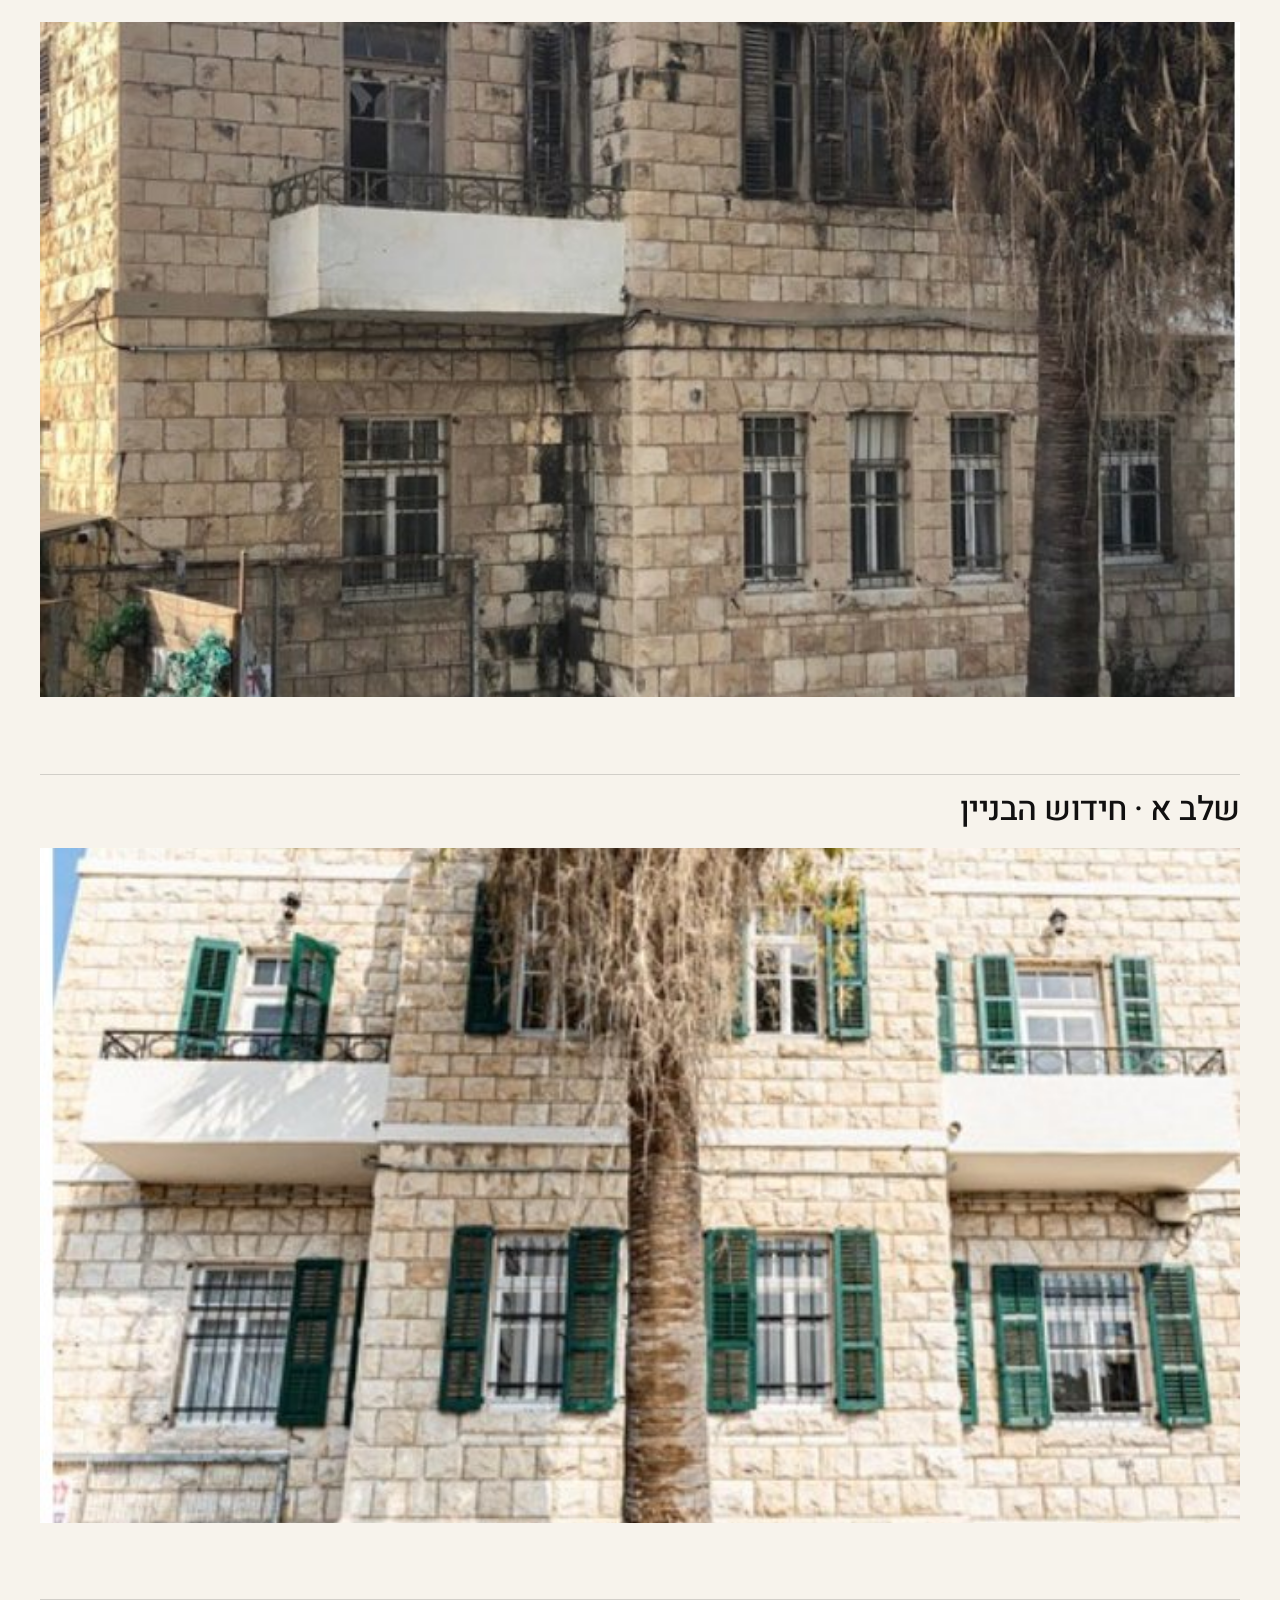
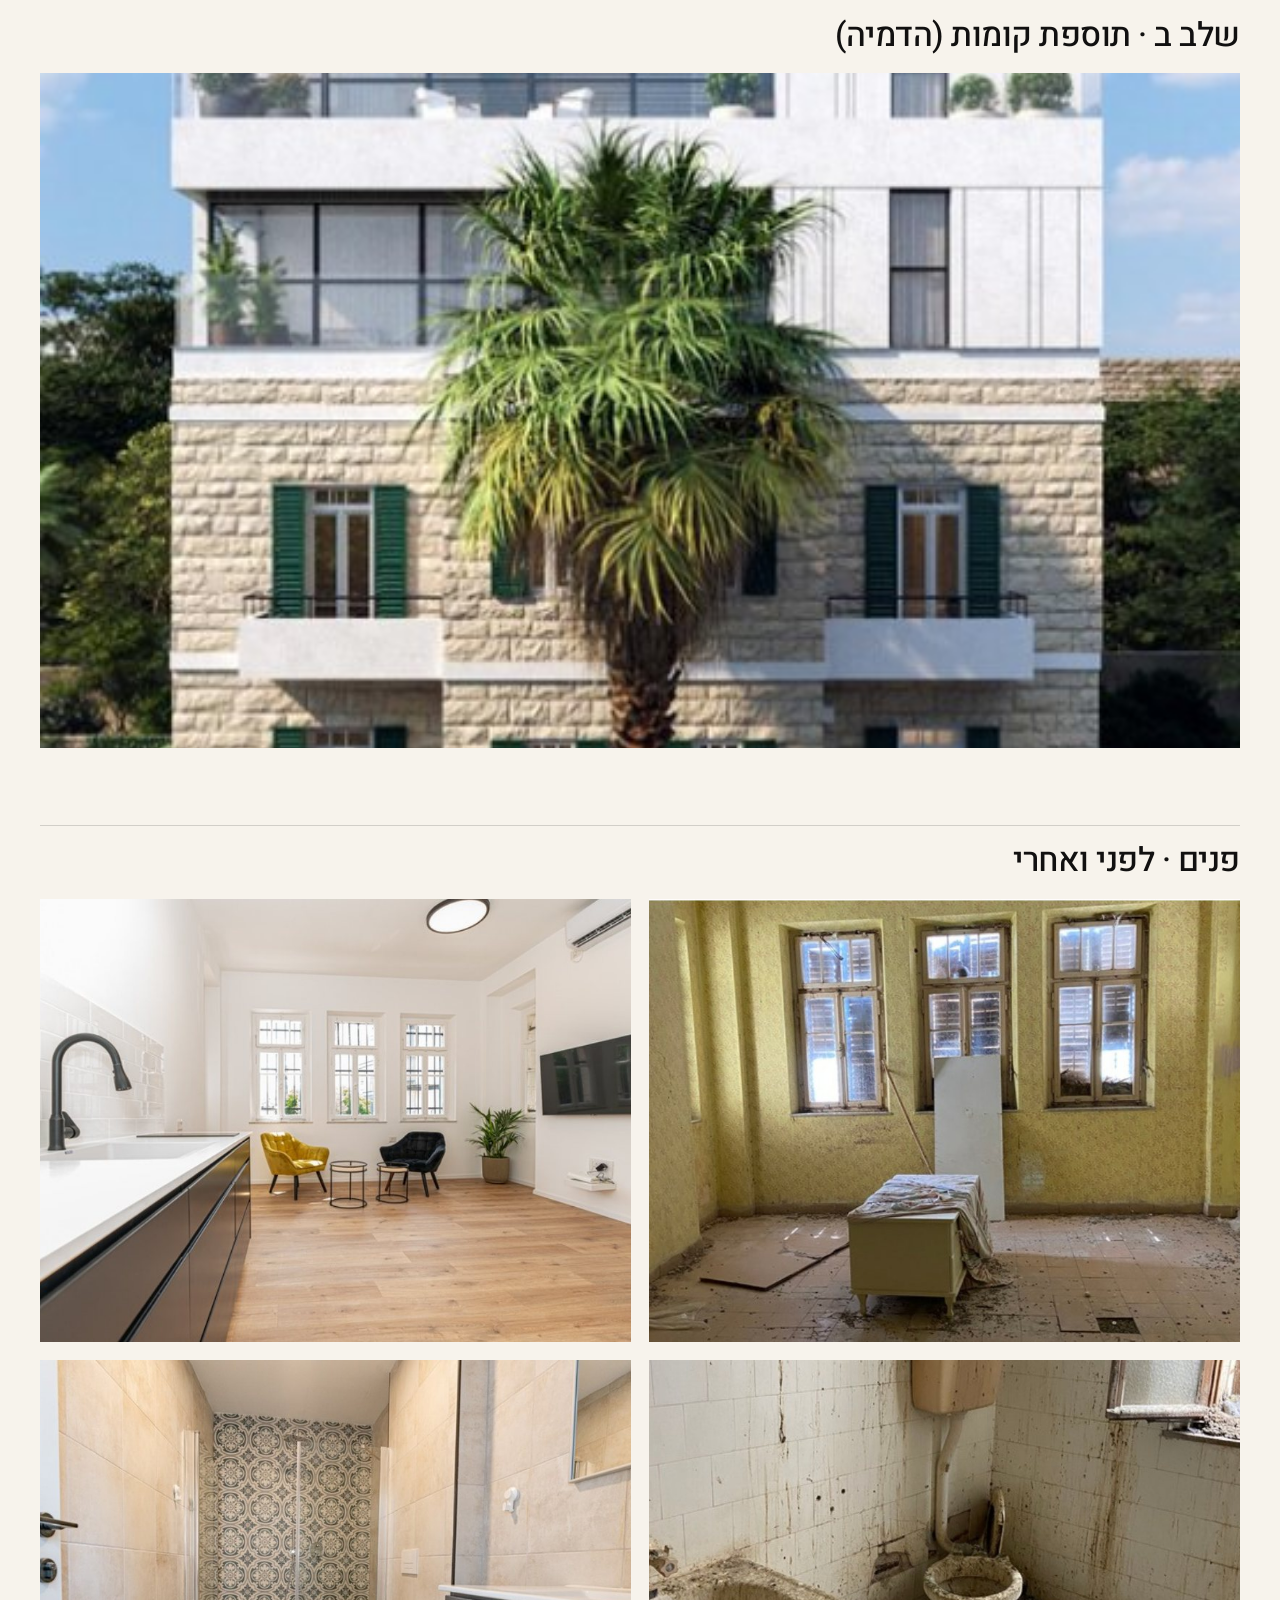
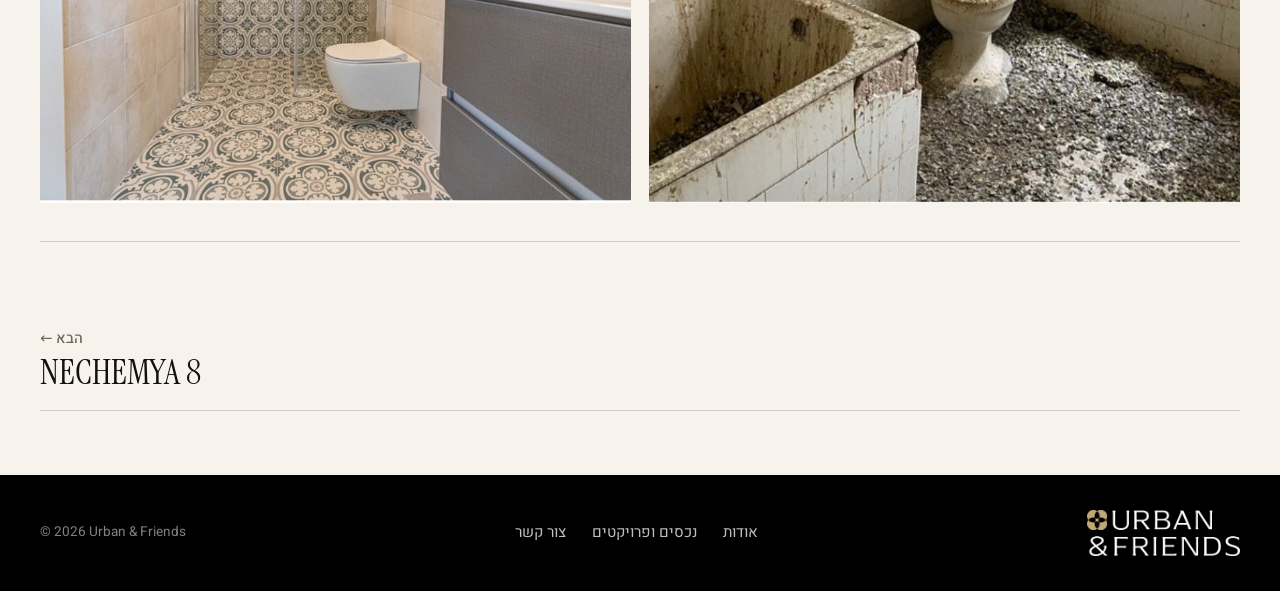
<file: urban-friends/project-haganim-28.html>
<!doctype html>
<html lang="he" dir="rtl">
<head>
<meta charset="utf-8">
<meta name="viewport" content="width=device-width, initial-scale=1, viewport-fit=cover">
<title>HaGanim 28 · Urban & Friends</title>
<meta name="description" content="בניין אבן במושבה הגרמנית, מהמצב המקורי, דרך חידוש הבניין (שלב א), ועד תוספת הקומות המתוכננת (שלב ב). תמונות הפנים מראות את הדירות לפני ואחרי השיפוץ.">
<link rel="preconnect" href="https://fonts.googleapis.com"><link rel="preconnect" href="https://fonts.gstatic.com" crossorigin><link rel="stylesheet" href="https://fonts.googleapis.com/css2?family=Heebo:wght@300;400;500;600&family=Instrument+Serif&display=swap">
<style>
:root {
  --white: #ffffff; --black: #000000; --gold: #C1A774; --stone: #6B655C; --sand: #E5DCC8; --cream: #F7F3EC; --ink: #111010;
  --line: rgba(17,16,16,.16); --line-dark: rgba(255,255,255,.18);
  --display: "Heebo", system-ui, -apple-system, "Segoe UI", sans-serif;
  --prop: "Instrument Serif", "Cormorant Garamond", Georgia, serif;
  --body: "Heebo", system-ui, -apple-system, "Segoe UI", sans-serif;
  --nav-h: 72px; color-scheme: light;
}
* { box-sizing: border-box; }
html { scroll-behavior: smooth; }
body { margin: 0; display: flex; flex-direction: column; min-height: 100vh; min-height: 100svh; direction: rtl; background: var(--cream); color: var(--ink); font-family: var(--body); font-size: 18px; line-height: 1.7; -webkit-font-smoothing: antialiased; }
img { max-width: 100%; display: block; }
main { flex: 1 0 auto; }
a { color: inherit; text-decoration: none; }
h1, h2, h3, h4, p { margin: 0; }

h1, h2, h3 { font-family: var(--display); font-weight: 500; line-height: 1.08; text-wrap: balance; letter-spacing: -.015em; }
:focus-visible { outline: 2px solid var(--gold); outline-offset: 3px; }
.wrap { width: 100%; max-width: 1320px; margin-inline: auto; padding-left: max(16px, env(safe-area-inset-left, 0px)); padding-right: max(16px, env(safe-area-inset-right, 0px)); }
@media (min-width: 900px) { .wrap { padding-left: max(40px, env(safe-area-inset-left, 0px)); padding-right: max(40px, env(safe-area-inset-right, 0px)); } }
.eyebrow { font-family: var(--display); font-size: 1.1rem; font-weight: 400; color: var(--stone); display: flex; align-items: center; gap: .9rem; }
.eyebrow::before { content: ""; width: 44px; height: 1px; background: var(--gold); flex: none; }
.label { font-family: var(--display); font-size: .92rem; font-weight: 500; color: var(--stone); }
.btn { display: inline-flex; align-items: center; gap: .7rem; justify-content: center; min-height: 52px; padding: 0 1.9rem; border-radius: 2px; font: 500 1rem/1 var(--body); cursor: pointer; border: 1px solid var(--black); background: var(--black); color: var(--white); transition: background .2s, color .2s, border-color .2s; }
.btn:hover { background: var(--gold); border-color: var(--gold); color: var(--black); }
.btn.ghost { background: transparent; color: var(--black); }
.btn.ghost:hover { background: var(--black); color: var(--white); }
.btn.white { background: var(--white); border-color: var(--white); color: var(--black); }
.btn.white:hover { background: var(--gold); border-color: var(--gold); }
.btn.gold { background: var(--gold); border-color: var(--gold); color: var(--black); }
.btn.gold:hover { background: var(--white); border-color: var(--white); }
.arrow { width: 18px; height: 18px; flex: none; }

/* empty image squares */
.ph { position: relative; background: var(--sand); overflow: hidden; aspect-ratio: var(--ar, 4 / 5); width: 100%; }
.ph::before { content: ""; position: absolute; inset: 0; background:
  linear-gradient(to top left, transparent calc(50% - .5px), rgba(193,167,116,.7) 50%, transparent calc(50% + .5px)),
  linear-gradient(to top right, transparent calc(50% - .5px), rgba(193,167,116,.7) 50%, transparent calc(50% + .5px)); }
.ph > span { position: absolute; inset-inline-start: 14px; bottom: 14px; z-index: 1; background: var(--cream); color: var(--stone); font-size: .78rem; letter-spacing: .06em; padding: .25rem .7rem; }
.ph.has::before, .ph.has > span { display: none; }
.ph.has img { position: absolute; inset: 0; width: 100%; height: 100%; object-fit: cover; transition: transform .6s ease; }

/* ---------- top bar ---------- */
.top { position: fixed; top: 0; left: 0; right: 0; z-index: 80; padding-top: env(safe-area-inset-top, 0px); color: var(--white); transition: background .3s; background: var(--black); }
.top.fade { background: linear-gradient(to bottom, rgba(0,0,0,.78) 0%, rgba(0,0,0,.45) 55%, rgba(0,0,0,0) 100%); }
.top.fade.solid { background: var(--black); }
.top .bar { direction: ltr; display: grid; grid-template-columns: 1fr auto 1fr; align-items: center; height: var(--nav-h); }
.burger { justify-self: start; width: 48px; height: 48px; border: 1px solid rgba(255,255,255,.45); background: rgba(0,0,0,.18); border-radius: 2px; display: grid; place-items: center; cursor: pointer; color: var(--white); transition: background .2s, border-color .2s; }
.burger:hover { background: var(--gold); border-color: var(--gold); color: var(--black); }
.burger svg { width: 24px; height: 24px; }
.top .brand img { height: 40px; width: 40px; }
.top .contact-link { direction: rtl; justify-self: end; font-size: .95rem; font-weight: 500; display: none; }
.top .contact-link:hover { color: var(--gold); }
@media (min-width: 700px) { .top .contact-link { display: inline; } }

/* ---------- menu drawer ---------- */
.scrim { position: fixed; inset: 0; z-index: 90; background: rgba(0,0,0,.55); opacity: 0; pointer-events: none; transition: opacity .3s; }
.scrim.open { opacity: 1; pointer-events: auto; }
.drawer { position: fixed; top: 0; bottom: 0; left: 0; z-index: 100; width: min(460px, 100%); background: var(--black); color: var(--white); transform: translateX(-102%); transition: transform .35s ease; overflow-y: auto; padding: calc(16px + env(safe-area-inset-top, 0px)) max(24px, env(safe-area-inset-left, 0px)) 40px; visibility: hidden; direction: ltr; }
.drawer nav { direction: rtl; }
.drawer.open { transform: none; visibility: visible; }
.drawer .close { width: 48px; height: 48px; border: 1px solid rgba(255,255,255,.45); background: transparent; border-radius: 2px; display: grid; place-items: center; cursor: pointer; color: var(--white); margin-bottom: 2rem; }
.drawer .close:hover { background: var(--gold); border-color: var(--gold); color: var(--black); }
.drawer .close svg { width: 22px; height: 22px; }
.drawer nav > a, .drawer .sub-toggle { display: flex; align-items: center; justify-content: space-between; width: 100%; padding: 1rem 0; border: 0; border-bottom: 1px solid var(--line-dark); background: none; color: var(--white); font-family: var(--display); font-weight: 500; font-size: 2.1rem; line-height: 1.15; text-align: start; cursor: pointer; }
.drawer nav > a:hover, .drawer .sub-toggle:hover { color: var(--gold); }
.drawer .chev { width: 22px; height: 22px; transition: transform .25s; flex: none; }
.drawer .sub-toggle[aria-expanded="true"] .chev { transform: rotate(180deg); }
.drawer .sub { display: none; padding: .6rem 0 1.2rem; border-bottom: 1px solid var(--line-dark); }
.drawer .sub.open { display: block; }
.drawer .sub a { display: flex; align-items: center; gap: .8rem; padding: .45rem 0; font-family: var(--prop); text-transform: uppercase; font-size: 1.6rem; color: rgba(255,255,255,.92); }
.drawer .sub a:hover { color: var(--gold); }
.drawer .sub a.all { font-family: var(--body); font-size: .95rem; font-weight: 500; color: var(--gold); padding-bottom: .8rem; text-transform: none; }
.drawer .sub .dot { width: 9px; height: 9px; border-radius: 50%; background: var(--c); flex: none; }

/* ---------- home ---------- */
.hero { position: relative; color: var(--white); isolation: isolate; min-height: min(88svh, 860px); display: flex; flex-direction: column; background: #2a2113 url("assets/hero.jpg") center 30% / cover no-repeat; }
.hero::before { content: ""; position: absolute; inset: 0; z-index: -1; background: linear-gradient(to bottom, rgba(0,0,0,.35) 0%, rgba(0,0,0,.12) 30%, rgba(0,0,0,.30) 62%, rgba(0,0,0,.74) 100%); }
.hero-logo { display: flex; justify-content: center; padding: calc(var(--nav-h) + clamp(1.4rem, 5vw, 3.6rem)) 1rem 0; }
.hero-logo img { width: min(540px, 76%); height: auto; filter: drop-shadow(0 2px 18px rgba(0,0,0,.35)); }
.hero-body { margin-top: auto; padding-block: clamp(2rem, 6vw, 5rem) clamp(1.6rem, 4vw, 3.4rem); }
.hero h1 { font-size: clamp(3rem, 7vw, 6.4rem); font-weight: 500; line-height: 1.02; letter-spacing: -.02em; }
.hero h1 em { display: block; font-style: normal; font-weight: 300; color: #E9DCBB; font-size: .86em; margin-top: .08em; }
.hero-lead { margin-top: 1.4rem; max-width: 36ch; font-size: clamp(1rem, 1.5vw, 1.2rem); color: rgba(255,255,255,.9); }
.hero .btn { margin-top: 2rem; }

.rail-sec { padding-block: clamp(3.2rem, 7vw, 6rem) clamp(2.4rem, 5vw, 4rem); }
.rail-head { display: flex; align-items: flex-end; justify-content: space-between; gap: 1.4rem; margin-bottom: clamp(1.6rem, 3vw, 2.6rem); flex-wrap: wrap; }
.rail-head h2 { font-size: clamp(2.4rem, 5vw, 4rem); margin-top: .8rem; }
.rail-tools { display: flex; align-items: center; gap: .8rem; }
.rail-tools .all { font-size: .95rem; font-weight: 500; margin-inline-end: .6rem; border-bottom: 1px solid var(--gold); padding-bottom: 2px; }
.rail-btn { width: 48px; height: 48px; border: 1px solid var(--line); border-radius: 2px; background: transparent; display: grid; place-items: center; cursor: pointer; color: var(--ink); transition: background .2s, color .2s; }
.rail-btn:hover { background: var(--black); color: var(--white); }
.rail-btn svg { width: 20px; height: 20px; }
.rail { display: flex; gap: clamp(1rem, 2vw, 1.6rem); overflow-x: auto; scroll-snap-type: x mandatory; scroll-padding-inline: max(16px, env(safe-area-inset-left, 0px)); padding-inline: max(16px, env(safe-area-inset-left, 0px)); padding-bottom: 1.4rem; scrollbar-width: thin; scrollbar-color: var(--gold) transparent; }
@media (min-width: 900px) { .rail { padding-inline: max(40px, calc((100vw - 1240px) / 2)); scroll-padding-inline: max(40px, calc((100vw - 1240px) / 2)); } }
.card { flex: 0 0 clamp(250px, 26vw, 360px); scroll-snap-align: start; display: block; }
.card .ph { --ar: 4 / 5; }
.card:hover .ph.has img { transform: scale(1.04); }
.card .meta { display: flex; align-items: center; gap: .7rem; margin-top: 1.1rem; }
.dot { width: 11px; height: 11px; border-radius: 50%; background: var(--c, var(--gold)); flex: none; }
.card h3 { direction: ltr; text-align: right; font-family: var(--prop); font-weight: 400; text-transform: uppercase; letter-spacing: 0; line-height: 1; font-size: clamp(2.3rem, 3.2vw, 3rem); margin-top: .3rem; }
.card .row { display: flex; align-items: center; justify-content: space-between; gap: 1rem; border-top: 1px solid var(--line); margin-top: .9rem; padding-top: .8rem; color: var(--stone); font-size: .95rem; }
.card .row .arrow { transition: transform .25s; }
.card:hover .row .arrow { transform: translateX(-6px); }

/* ---------- inner pages ---------- */
.page { padding-top: calc(var(--nav-h) + env(safe-area-inset-top, 0px)); }
.page-head { padding-block: clamp(2.6rem, 6vw, 5rem) clamp(1.8rem, 4vw, 3rem); }
.page-head h1 { font-size: clamp(3rem, 7vw, 6rem); margin-top: 1rem; }
.page-head .lead { margin-top: 1.4rem; max-width: 52ch; color: var(--stone); font-size: 1.15rem; }

.phero { position: relative; isolation: isolate; color: var(--white); min-height: min(92svh, 920px); display: flex; flex-direction: column; justify-content: flex-end; background: #2a2113 var(--img) center 40% / cover no-repeat; }
.phero::before { content: ""; position: absolute; inset: 0; z-index: -1; background: linear-gradient(to bottom, rgba(0,0,0,.30) 0%, rgba(0,0,0,.05) 28%, rgba(0,0,0,.22) 60%, rgba(0,0,0,.78) 100%); }
.phero-body { padding-block: clamp(2rem, 6vw, 5rem) clamp(1.8rem, 4vw, 3.2rem); display: grid; gap: 1rem; }
.phero .place { display: flex; align-items: center; gap: .8rem; }
.phero .place .label { color: rgba(255,255,255,.92); }
.phero h1 { direction: ltr; text-align: right; font-family: var(--prop); font-weight: 400; text-transform: uppercase; font-size: clamp(4rem, 13vw, 12rem); letter-spacing: 0; line-height: .9; }
.cue { display: inline-flex; align-items: center; gap: .7rem; width: fit-content; font-size: .95rem; font-weight: 500; margin-top: .6rem; color: rgba(255,255,255,.9); }
.cue svg { width: 18px; height: 18px; animation: bob 2s ease-in-out infinite; }
@keyframes bob { 0%, 100% { transform: translateY(0); } 50% { transform: translateY(5px); } }
.story { padding-block: clamp(3.4rem, 8vw, 7rem); display: grid; gap: 2rem; }
.story .label { padding-top: .6rem; }
.story .lead { font-family: var(--display); font-weight: 400; font-size: clamp(1.5rem, 2.8vw, 2.3rem); line-height: 1.5; max-width: 34ch; }
.story .facts { margin-top: 2.4rem; display: grid; gap: 0; max-width: 520px; }
.story .facts div { display: flex; justify-content: space-between; gap: 1.5rem; border-top: 1px solid var(--line); padding: .9rem 0; }
.story .facts div:last-child { border-bottom: 1px solid var(--line); }
.story .facts dt { color: var(--stone); font-size: .95rem; font-weight: 500; }
.story .facts dd { margin: 0; text-align: end; }
.story .btn { margin-top: 2rem; }
@media (min-width: 900px) { .story { grid-template-columns: 1fr 2.4fr; gap: 4rem; } }
.group { padding-block: clamp(1.4rem, 3vw, 2.4rem); }
.group-head { display: flex; align-items: baseline; gap: 1.2rem; border-top: 1px solid var(--line); padding-top: 1.1rem; margin-bottom: 1.2rem; }
.group-head h2 { font-size: clamp(1.5rem, 2.6vw, 2.1rem); font-weight: 500; }
.gallery { display: grid; gap: clamp(.6rem, 1.4vw, 1.1rem); grid-template-columns: repeat(2, 1fr); }
.gallery.one { grid-template-columns: 1fr; }
.gallery.three { grid-template-columns: repeat(2, 1fr); }
.gallery .shot { position: relative; display: block; width: 100%; border: 0; padding: 0; background: var(--sand); cursor: zoom-in; aspect-ratio: 4 / 3; overflow: hidden; }
.gallery .shot.ph { cursor: default; }
.gallery.one .shot { aspect-ratio: 16 / 9; }
.gallery .shot img { position: absolute; inset: 0; width: 100%; height: 100%; object-fit: cover; transition: transform .6s ease; }
.gallery .shot:hover img { transform: scale(1.03); }
.gallery .shot.wide { grid-column: 1 / -1; aspect-ratio: 16 / 9; }
@media (min-width: 800px) { .gallery.three { grid-template-columns: repeat(3, 1fr); } .gallery.three .shot.wide { grid-column: span 2; aspect-ratio: auto; } }
.lb { position: fixed; inset: 0; z-index: 120; background: rgba(0,0,0,.94); display: none; align-items: center; justify-content: center; padding: 3.4rem 1rem 1rem; }
.lb.open { display: flex; }
.lb img { max-width: 100%; max-height: 100%; object-fit: contain; }
.lb button { position: absolute; width: 48px; height: 48px; border: 1px solid rgba(255,255,255,.45); background: rgba(0,0,0,.35); border-radius: 2px; color: var(--white); cursor: pointer; display: grid; place-items: center; }
.lb button:hover { background: var(--gold); border-color: var(--gold); color: var(--black); }
.lb svg { width: 22px; height: 22px; }
.lb .x { top: 12px; left: 12px; } .lb .pv { right: 12px; top: 50%; } .lb .nx { left: 12px; top: 50%; }
.pager { display: grid; gap: 1rem; padding-block: clamp(2.4rem, 5vw, 4rem); border-top: 1px solid var(--line); }
.pager a { display: flex; flex-direction: column; gap: .3rem; padding: 1.2rem 0; border-bottom: 1px solid var(--line); }
.pager a:hover .pn { color: var(--stone); }
.pager .pn { direction: ltr; text-align: start; unicode-bidi: plaintext; font-family: var(--prop); text-transform: uppercase; font-size: 2.2rem; line-height: 1; }
.pager .next { text-align: start; }
.pager .next { text-align: end; }

.grid-projects { display: grid; gap: 2.4rem 1.6rem; grid-template-columns: repeat(2, 1fr); padding-bottom: clamp(3rem, 6vw, 5rem); }
@media (min-width: 900px) { .grid-projects { grid-template-columns: repeat(3, 1fr); } }
.grid-projects .card { flex: none; }

.about-grid { display: grid; gap: 2.4rem; padding-bottom: clamp(3rem, 6vw, 5rem); }
.about-grid .portrait { --ar: 4 / 5; max-width: 420px; }
.about-grid h2 { font-size: clamp(2.2rem, 4.6vw, 3.6rem); margin: 1rem 0 1.6rem; }
.about-grid p + p { margin-top: 1.1rem; }
.about-grid .copy p { color: var(--stone); max-width: 56ch; }
.tagline { font-family: var(--display); font-weight: 300; font-size: clamp(1.8rem, 3.4vw, 2.6rem); margin-top: 2rem; color: var(--ink); line-height: 1.15; }
.tagline::before { content: ""; display: block; width: 44px; height: 1px; background: var(--gold); margin-bottom: 1.2rem; }
@media (min-width: 900px) { .about-grid { grid-template-columns: 0.8fr 1.2fr; gap: 5rem; align-items: start; } }
.intro { padding-bottom: clamp(2.4rem, 5vw, 4rem); }
.intro h2 { font-size: clamp(2rem, 4vw, 3.2rem); max-width: 20ch; }
.intro p { margin-top: 1.2rem; max-width: 56ch; color: var(--stone); }

.contact-sec { background: var(--black); color: var(--white); }
.contact-grid h1.gt { color: var(--gold); font-size: clamp(3.6rem, 9vw, 7.5rem); margin: 0; }
.mail-line { display: inline-flex; align-items: center; gap: .7rem; margin-top: 1.4rem; color: rgba(255,255,255,.88); font-size: 1.05rem; }
.mail-line svg { width: 24px; height: 24px; color: var(--gold); flex: none; }
.mail-line:hover { color: var(--gold); }
.contact-grid { display: grid; gap: 3rem; padding-block: clamp(3rem, 7vw, 6rem); }
.contact-grid h1 { font-size: clamp(3rem, 6.4vw, 5.4rem); margin-block: 1rem 1.4rem; }
.contact-grid .lead { color: rgba(255,255,255,.72); max-width: 34ch; }
.contact-grid .label { color: var(--gold); }
.details { margin-top: 2.2rem; display: grid; gap: 1rem; }
.details div { display: flex; gap: 1.2rem; align-items: baseline; border-top: 1px solid var(--line-dark); padding-top: .9rem; }
.details .k { width: 5.5rem; flex: none; color: var(--gold); font-size: .95rem; }
.details .v { color: rgba(255,255,255,.85); unicode-bidi: plaintext; }
form { display: grid; gap: 1.6rem; align-content: start; }
.field { display: grid; gap: .3rem; }
.field label { font-size: .95rem; color: var(--gold); }
.field input, .field textarea { font: inherit; color: var(--white); background: transparent; border: 0; border-bottom: 1px solid rgba(255,255,255,.35); padding: .7rem 0; border-radius: 0; width: 100%; font-size: 1.1rem; }
.field input::placeholder, .field textarea::placeholder { color: rgba(255,255,255,.35); }
.field input:focus, .field textarea:focus { outline: 0; border-bottom-color: var(--gold); }
.field textarea { min-height: 110px; resize: vertical; }
.form-msg { color: var(--gold); font-size: .95rem; min-height: 1.4em; }
@media (min-width: 900px) { .contact-grid { grid-template-columns: 1fr 1fr; gap: 6rem; } }

.footer { background: var(--black); color: var(--white); padding-block: 2.2rem; }
.foot { display: grid; gap: 1.2rem; align-items: center; }
.foot img { height: 46px; width: auto; }
.foot nav { display: flex; flex-wrap: wrap; gap: .4rem 1.6rem; color: rgba(255,255,255,.75); font-size: .95rem; }
.foot nav a:hover { color: var(--gold); }
.foot p { color: rgba(255,255,255,.5); font-size: .85rem; }
@media (min-width: 800px) { .foot { grid-template-columns: auto 1fr auto; gap: 3rem; } .foot nav { justify-content: center; } }
@media (prefers-reduced-motion: reduce) { html { scroll-behavior: auto; } * { transition: none !important; } }
</style>
</head>
<body>
<header class="top fade" id="top">
  <div class="wrap bar">
    <button class="burger" id="burger" aria-label="פתיחת תפריט" aria-expanded="false" aria-controls="drawer">
      <svg viewBox="0 0 24 24" fill="none" stroke="currentColor" stroke-width="1.6" stroke-linecap="round"><path d="M3 7h18M3 12h18M3 17h18"/></svg>
    </button>
    <a class="brand" href="index.html" aria-label="Urban &amp; Friends, עמוד הבית"><img src="assets/mark-gold.png" alt="Urban &amp; Friends" width="40" height="40"></a>
    <a class="contact-link" href="contact.html">צור קשר</a>
  </div>
</header>
<div class="scrim" id="scrim"></div>
<aside class="drawer" id="drawer" aria-hidden="true" aria-label="תפריט">
  <button class="close" id="close" aria-label="סגירת תפריט"><svg viewBox="0 0 24 24" fill="none" stroke="currentColor" stroke-width="1.6" stroke-linecap="round"><path d="M5 5l14 14M19 5 5 19"/></svg></button>
  <nav>
    <a href="about.html">אודות</a>
    <button class="sub-toggle" id="sub-toggle" aria-expanded="false" aria-controls="sub">נכסים ופרויקטים
      <svg class="chev" viewBox="0 0 24 24" fill="none" stroke="currentColor" stroke-width="1.6" stroke-linecap="round" stroke-linejoin="round"><path d="M6 9l6 6 6-6"/></svg></button>
    <div class="sub" id="sub">
      <a class="all" href="projects.html">כל הפרויקטים ←</a>
      <a href="project-sirkin-1.html" style="--c:#254577"><i class="dot"></i>Sirkin 1</a><a href="project-herzliya-16.html" style="--c:#4B3369"><i class="dot"></i>Herzliya 16</a><a href="project-hameginim-18.html" style="--c:#3B5B42"><i class="dot"></i>Hameginim 18</a><a href="project-haganim-28.html" style="--c:#C1A774"><i class="dot"></i>HaGanim 28</a><a href="project-nechemya-8.html" style="--c:#C1A774"><i class="dot"></i>Nechemya 8</a><a href="project-hadar-8.html" style="--c:#C1A774"><i class="dot"></i>Hadar 8</a><a href="project-chasan-sukri-8.html" style="--c:#C1A774"><i class="dot"></i>Chasan Sukri 8</a><a href="project-diamond-beach.html" style="--c:#C1A774"><i class="dot"></i>Diamond Beach</a>
    </div>
    <a href="contact.html">צור קשר</a>
  </nav>
</aside>
<main>
  <section class="phero" style="--img:url('assets/p/haganim-28-phase-b.jpg')">
    <div class="wrap phero-body">
      <div class="place" style="--c:#C1A774"><i class="dot"></i><span class="label">חיפה · המושבה הגרמנית</span></div>
      <h1>HaGanim 28</h1>
      <a class="cue" href="#story">הסיפור <svg viewBox="0 0 24 24" fill="none" stroke="currentColor" stroke-width="1.6" stroke-linecap="round" stroke-linejoin="round"><path d="M12 4v16M6 14l6 6 6-6"/></svg></a>
    </div>
  </section>
  <section class="wrap story" id="story">
    <p class="label">על הפרויקט</p>
    <div>
      <p class="lead">בניין אבן במושבה הגרמנית, מהמצב המקורי, דרך חידוש הבניין (שלב א), ועד תוספת הקומות המתוכננת (שלב ב). תמונות הפנים מראות את הדירות לפני ואחרי השיפוץ.</p>
      <dl class="facts"><div><dt>פרויקט</dt><dd style="direction:ltr">HaGanim 28</dd></div><div><dt>מיקום</dt><dd>חיפה · המושבה הגרמנית</dd></div></dl>
      <a class="btn ghost" href="contact.html">שאלה על הפרויקט</a>
    </div>
  </section>
  <div class="wrap">
    <section class="group"><div class="group-head"><h2>לפני</h2></div><div class="gallery one"><button class="shot" type="button" data-full="assets/p/haganim-28-before.jpg" aria-label="הגדלת התמונה"><img src="assets/p/haganim-28-before.jpg" alt="HaGanim 28, לפני" loading="lazy"></button></div></section>
<section class="group"><div class="group-head"><h2>שלב א · חידוש הבניין</h2></div><div class="gallery one"><button class="shot" type="button" data-full="assets/p/haganim-28-phase-a.jpg" aria-label="הגדלת התמונה"><img src="assets/p/haganim-28-phase-a.jpg" alt="HaGanim 28, שלב א · חידוש הבניין" loading="lazy"></button></div></section>
<section class="group"><div class="group-head"><h2>שלב ב · תוספת קומות (הדמיה)</h2></div><div class="gallery one"><button class="shot" type="button" data-full="assets/p/haganim-28-phase-b.jpg" aria-label="הגדלת התמונה"><img src="assets/p/haganim-28-phase-b.jpg" alt="HaGanim 28, שלב ב · תוספת קומות (הדמיה)" loading="lazy"></button></div></section>
<section class="group"><div class="group-head"><h2>פנים · לפני ואחרי</h2></div><div class="gallery two"><button class="shot" type="button" data-full="assets/p/haganim-28-kitchen-before.jpg" aria-label="הגדלת התמונה"><img src="assets/p/haganim-28-kitchen-before.jpg" alt="HaGanim 28, פנים · לפני ואחרי" loading="lazy"></button><button class="shot" type="button" data-full="assets/p/haganim-28-kitchen-after.jpg" aria-label="הגדלת התמונה"><img src="assets/p/haganim-28-kitchen-after.jpg" alt="HaGanim 28, פנים · לפני ואחרי" loading="lazy"></button><button class="shot" type="button" data-full="assets/p/haganim-28-bath-before.jpg" aria-label="הגדלת התמונה"><img src="assets/p/haganim-28-bath-before.jpg" alt="HaGanim 28, פנים · לפני ואחרי" loading="lazy"></button><button class="shot" type="button" data-full="assets/p/haganim-28-bath-after.jpg" aria-label="הגדלת התמונה"><img src="assets/p/haganim-28-bath-after.jpg" alt="HaGanim 28, פנים · לפני ואחרי" loading="lazy"></button></div></section>

    <div class="pager">
      <a class="next" href="project-nechemya-8.html"><span class="label">הבא ←</span><span class="pn">Nechemya 8</span></a>
    </div>
  </div>
</main>
<div class="lb" id="lb" role="dialog" aria-label="צפייה בתמונה" aria-hidden="true">
  <button class="x" id="lb-x" aria-label="סגירה"><svg viewBox="0 0 24 24" fill="none" stroke="currentColor" stroke-width="1.6" stroke-linecap="round"><path d="M5 5l14 14M19 5 5 19"/></svg></button>
  <button class="pv" id="lb-pv" aria-label="התמונה הקודמת"><svg viewBox="0 0 24 24" fill="none" stroke="currentColor" stroke-width="1.6" stroke-linecap="round" stroke-linejoin="round"><path d="M4 12h16M14 6l6 6-6 6"/></svg></button>
  <img id="lb-img" alt="">
  <button class="nx" id="lb-nx" aria-label="התמונה הבאה"><svg viewBox="0 0 24 24" fill="none" stroke="currentColor" stroke-width="1.6" stroke-linecap="round" stroke-linejoin="round"><path d="M20 12H4M10 6l-6 6 6 6"/></svg></button>
</div>
<footer class="footer"><div class="wrap foot">
  <img src="assets/logo-on-dark.png" alt="Urban &amp; Friends" width="150" height="46">
  <nav aria-label="תחתית"><a href="about.html">אודות</a><a href="projects.html">נכסים ופרויקטים</a><a href="contact.html">צור קשר</a></nav>
  <p dir="ltr">© 2026 Urban &amp; Friends</p>
</div></footer>
<script>
(function () {
  var d = document, drawer = d.getElementById('drawer'), scrim = d.getElementById('scrim'), burger = d.getElementById('burger');
  function setOpen(o) {
    drawer.classList.toggle('open', o); scrim.classList.toggle('open', o);
    burger.setAttribute('aria-expanded', o ? 'true' : 'false'); drawer.setAttribute('aria-hidden', o ? 'false' : 'true');
    if (o) { var c = d.getElementById('close'); if (c) c.focus(); } else { burger.focus(); }
  }
  burger.addEventListener('click', function () { setOpen(true); });
  d.getElementById('close').addEventListener('click', function () { setOpen(false); });
  scrim.addEventListener('click', function () { setOpen(false); });
  d.addEventListener('keydown', function (e) { if (e.key === 'Escape' && drawer.classList.contains('open')) setOpen(false); });
  var tg = d.getElementById('sub-toggle'), sub = d.getElementById('sub');
  tg.addEventListener('click', function () { var o = sub.classList.toggle('open'); tg.setAttribute('aria-expanded', o ? 'true' : 'false'); });
  var top = d.getElementById('top');
  if (top.classList.contains('fade')) {
    var chk = function () { top.classList.toggle('solid', window.scrollY > 60); };
    window.addEventListener('scroll', chk, { passive: true }); chk();
  }
  var rail = d.getElementById('rail');
  if (rail) {
    var step = function (dir) { var c = rail.querySelector('.card'); rail.scrollBy({ left: -dir * (c ? c.getBoundingClientRect().width + 20 : 300), behavior: 'smooth' }); };
    d.getElementById('rail-prev').addEventListener('click', function () { step(-1); });
    d.getElementById('rail-next').addEventListener('click', function () { step(1); });
  }
  var lb = d.getElementById('lb');
  if (lb) {
    var shots = [].slice.call(d.querySelectorAll('.shot[data-full]')), cur = 0, li = d.getElementById('lb-img');
    var show = function (n) { cur = (n + shots.length) % shots.length; li.src = shots[cur].getAttribute('data-full'); li.alt = shots[cur].querySelector('img').alt; };
    var openLb = function (n) { show(n); lb.classList.add('open'); lb.setAttribute('aria-hidden', 'false'); d.getElementById('lb-x').focus(); };
    var closeLb = function () { lb.classList.remove('open'); lb.setAttribute('aria-hidden', 'true'); };
    shots.forEach(function (b, n) { b.addEventListener('click', function () { openLb(n); }); });
    d.getElementById('lb-x').addEventListener('click', closeLb);
    d.getElementById('lb-pv').addEventListener('click', function () { show(cur - 1); });
    d.getElementById('lb-nx').addEventListener('click', function () { show(cur + 1); });
    lb.addEventListener('click', function (e) { if (e.target === lb) closeLb(); });
    d.addEventListener('keydown', function (e) { if (!lb.classList.contains('open')) return; if (e.key === 'Escape') closeLb(); if (e.key === 'ArrowRight') show(cur - 1); if (e.key === 'ArrowLeft') show(cur + 1); });
  }
  var f = d.getElementById('contact-form');
  if (f) f.addEventListener('submit', function (e) {
    e.preventDefault();
    d.getElementById('form-msg').textContent = 'זו גרסת עיצוב ראשונית. הטופס עדיין לא מחובר, ולכן ההודעה לא נשלחה.';
  });
})();
</script>
</body>
</html>
</file>
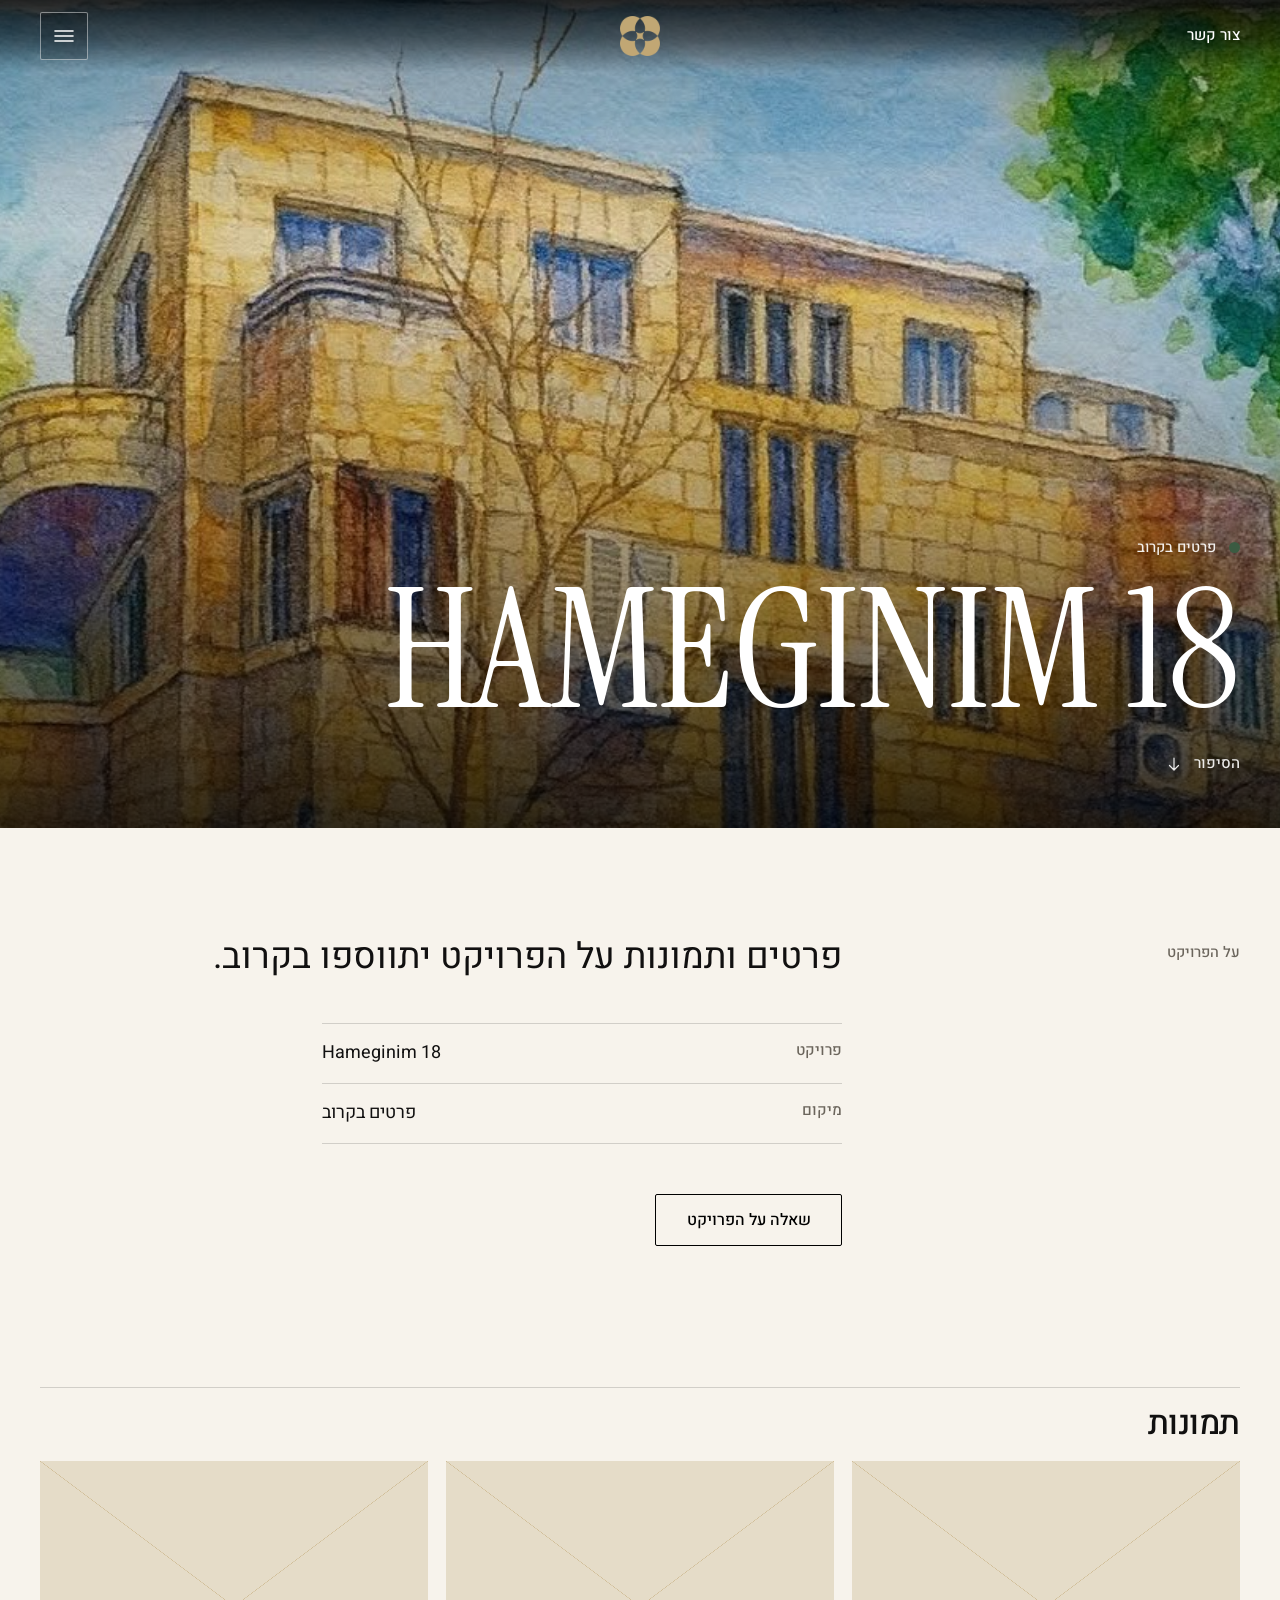
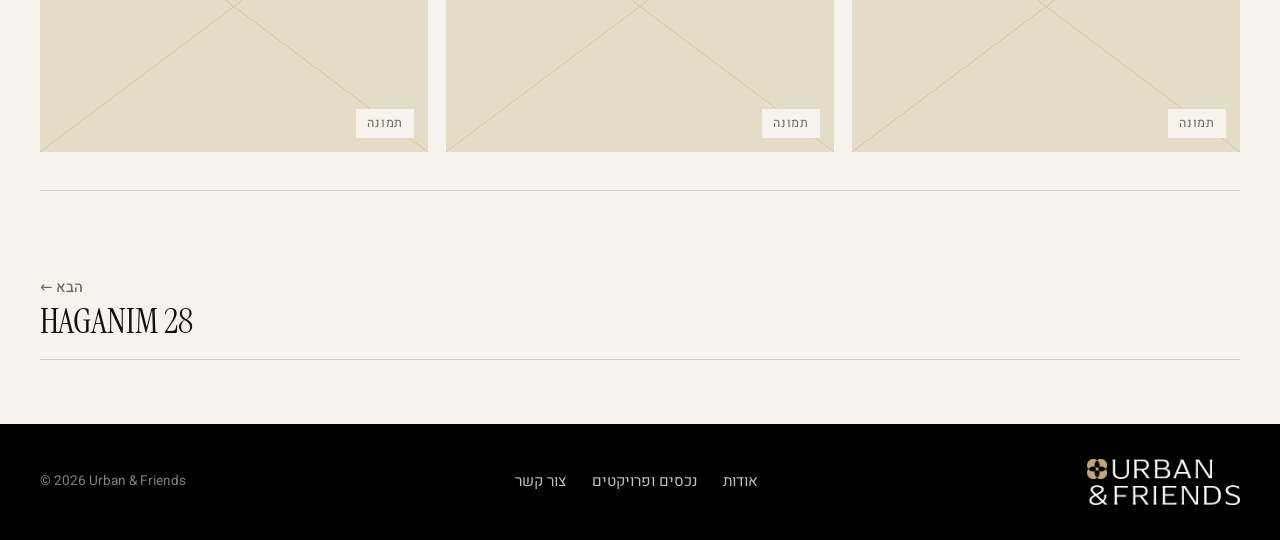
<file: urban-friends/project-hameginim-18.html>
<!doctype html>
<html lang="he" dir="rtl">
<head>
<meta charset="utf-8">
<meta name="viewport" content="width=device-width, initial-scale=1, viewport-fit=cover">
<title>Hameginim 18 · Urban & Friends</title>
<meta name="description" content="פרטים ותמונות על הפרויקט יתווספו בקרוב.">
<link rel="preconnect" href="https://fonts.googleapis.com"><link rel="preconnect" href="https://fonts.gstatic.com" crossorigin><link rel="stylesheet" href="https://fonts.googleapis.com/css2?family=Heebo:wght@300;400;500;600&family=Instrument+Serif&display=swap">
<style>
:root {
  --white: #ffffff; --black: #000000; --gold: #C1A774; --stone: #6B655C; --sand: #E5DCC8; --cream: #F7F3EC; --ink: #111010;
  --line: rgba(17,16,16,.16); --line-dark: rgba(255,255,255,.18);
  --display: "Heebo", system-ui, -apple-system, "Segoe UI", sans-serif;
  --prop: "Instrument Serif", "Cormorant Garamond", Georgia, serif;
  --body: "Heebo", system-ui, -apple-system, "Segoe UI", sans-serif;
  --nav-h: 72px; color-scheme: light;
}
* { box-sizing: border-box; }
html { scroll-behavior: smooth; }
body { margin: 0; display: flex; flex-direction: column; min-height: 100vh; min-height: 100svh; direction: rtl; background: var(--cream); color: var(--ink); font-family: var(--body); font-size: 18px; line-height: 1.7; -webkit-font-smoothing: antialiased; }
img { max-width: 100%; display: block; }
main { flex: 1 0 auto; }
a { color: inherit; text-decoration: none; }
h1, h2, h3, h4, p { margin: 0; }

h1, h2, h3 { font-family: var(--display); font-weight: 500; line-height: 1.08; text-wrap: balance; letter-spacing: -.015em; }
:focus-visible { outline: 2px solid var(--gold); outline-offset: 3px; }
.wrap { width: 100%; max-width: 1320px; margin-inline: auto; padding-left: max(16px, env(safe-area-inset-left, 0px)); padding-right: max(16px, env(safe-area-inset-right, 0px)); }
@media (min-width: 900px) { .wrap { padding-left: max(40px, env(safe-area-inset-left, 0px)); padding-right: max(40px, env(safe-area-inset-right, 0px)); } }
.eyebrow { font-family: var(--display); font-size: 1.1rem; font-weight: 400; color: var(--stone); display: flex; align-items: center; gap: .9rem; }
.eyebrow::before { content: ""; width: 44px; height: 1px; background: var(--gold); flex: none; }
.label { font-family: var(--display); font-size: .92rem; font-weight: 500; color: var(--stone); }
.btn { display: inline-flex; align-items: center; gap: .7rem; justify-content: center; min-height: 52px; padding: 0 1.9rem; border-radius: 2px; font: 500 1rem/1 var(--body); cursor: pointer; border: 1px solid var(--black); background: var(--black); color: var(--white); transition: background .2s, color .2s, border-color .2s; }
.btn:hover { background: var(--gold); border-color: var(--gold); color: var(--black); }
.btn.ghost { background: transparent; color: var(--black); }
.btn.ghost:hover { background: var(--black); color: var(--white); }
.btn.white { background: var(--white); border-color: var(--white); color: var(--black); }
.btn.white:hover { background: var(--gold); border-color: var(--gold); }
.btn.gold { background: var(--gold); border-color: var(--gold); color: var(--black); }
.btn.gold:hover { background: var(--white); border-color: var(--white); }
.arrow { width: 18px; height: 18px; flex: none; }

/* empty image squares */
.ph { position: relative; background: var(--sand); overflow: hidden; aspect-ratio: var(--ar, 4 / 5); width: 100%; }
.ph::before { content: ""; position: absolute; inset: 0; background:
  linear-gradient(to top left, transparent calc(50% - .5px), rgba(193,167,116,.7) 50%, transparent calc(50% + .5px)),
  linear-gradient(to top right, transparent calc(50% - .5px), rgba(193,167,116,.7) 50%, transparent calc(50% + .5px)); }
.ph > span { position: absolute; inset-inline-start: 14px; bottom: 14px; z-index: 1; background: var(--cream); color: var(--stone); font-size: .78rem; letter-spacing: .06em; padding: .25rem .7rem; }
.ph.has::before, .ph.has > span { display: none; }
.ph.has img { position: absolute; inset: 0; width: 100%; height: 100%; object-fit: cover; transition: transform .6s ease; }

/* ---------- top bar ---------- */
.top { position: fixed; top: 0; left: 0; right: 0; z-index: 80; padding-top: env(safe-area-inset-top, 0px); color: var(--white); transition: background .3s; background: var(--black); }
.top.fade { background: linear-gradient(to bottom, rgba(0,0,0,.78) 0%, rgba(0,0,0,.45) 55%, rgba(0,0,0,0) 100%); }
.top.fade.solid { background: var(--black); }
.top .bar { direction: ltr; display: grid; grid-template-columns: 1fr auto 1fr; align-items: center; height: var(--nav-h); }
.burger { justify-self: start; width: 48px; height: 48px; border: 1px solid rgba(255,255,255,.45); background: rgba(0,0,0,.18); border-radius: 2px; display: grid; place-items: center; cursor: pointer; color: var(--white); transition: background .2s, border-color .2s; }
.burger:hover { background: var(--gold); border-color: var(--gold); color: var(--black); }
.burger svg { width: 24px; height: 24px; }
.top .brand img { height: 40px; width: 40px; }
.top .contact-link { direction: rtl; justify-self: end; font-size: .95rem; font-weight: 500; display: none; }
.top .contact-link:hover { color: var(--gold); }
@media (min-width: 700px) { .top .contact-link { display: inline; } }

/* ---------- menu drawer ---------- */
.scrim { position: fixed; inset: 0; z-index: 90; background: rgba(0,0,0,.55); opacity: 0; pointer-events: none; transition: opacity .3s; }
.scrim.open { opacity: 1; pointer-events: auto; }
.drawer { position: fixed; top: 0; bottom: 0; left: 0; z-index: 100; width: min(460px, 100%); background: var(--black); color: var(--white); transform: translateX(-102%); transition: transform .35s ease; overflow-y: auto; padding: calc(16px + env(safe-area-inset-top, 0px)) max(24px, env(safe-area-inset-left, 0px)) 40px; visibility: hidden; direction: ltr; }
.drawer nav { direction: rtl; }
.drawer.open { transform: none; visibility: visible; }
.drawer .close { width: 48px; height: 48px; border: 1px solid rgba(255,255,255,.45); background: transparent; border-radius: 2px; display: grid; place-items: center; cursor: pointer; color: var(--white); margin-bottom: 2rem; }
.drawer .close:hover { background: var(--gold); border-color: var(--gold); color: var(--black); }
.drawer .close svg { width: 22px; height: 22px; }
.drawer nav > a, .drawer .sub-toggle { display: flex; align-items: center; justify-content: space-between; width: 100%; padding: 1rem 0; border: 0; border-bottom: 1px solid var(--line-dark); background: none; color: var(--white); font-family: var(--display); font-weight: 500; font-size: 2.1rem; line-height: 1.15; text-align: start; cursor: pointer; }
.drawer nav > a:hover, .drawer .sub-toggle:hover { color: var(--gold); }
.drawer .chev { width: 22px; height: 22px; transition: transform .25s; flex: none; }
.drawer .sub-toggle[aria-expanded="true"] .chev { transform: rotate(180deg); }
.drawer .sub { display: none; padding: .6rem 0 1.2rem; border-bottom: 1px solid var(--line-dark); }
.drawer .sub.open { display: block; }
.drawer .sub a { display: flex; align-items: center; gap: .8rem; padding: .45rem 0; font-family: var(--prop); text-transform: uppercase; font-size: 1.6rem; color: rgba(255,255,255,.92); }
.drawer .sub a:hover { color: var(--gold); }
.drawer .sub a.all { font-family: var(--body); font-size: .95rem; font-weight: 500; color: var(--gold); padding-bottom: .8rem; text-transform: none; }
.drawer .sub .dot { width: 9px; height: 9px; border-radius: 50%; background: var(--c); flex: none; }

/* ---------- home ---------- */
.hero { position: relative; color: var(--white); isolation: isolate; min-height: min(88svh, 860px); display: flex; flex-direction: column; background: #2a2113 url("assets/hero.jpg") center 30% / cover no-repeat; }
.hero::before { content: ""; position: absolute; inset: 0; z-index: -1; background: linear-gradient(to bottom, rgba(0,0,0,.35) 0%, rgba(0,0,0,.12) 30%, rgba(0,0,0,.30) 62%, rgba(0,0,0,.74) 100%); }
.hero-logo { display: flex; justify-content: center; padding: calc(var(--nav-h) + clamp(1.4rem, 5vw, 3.6rem)) 1rem 0; }
.hero-logo img { width: min(540px, 76%); height: auto; filter: drop-shadow(0 2px 18px rgba(0,0,0,.35)); }
.hero-body { margin-top: auto; padding-block: clamp(2rem, 6vw, 5rem) clamp(1.6rem, 4vw, 3.4rem); }
.hero h1 { font-size: clamp(3rem, 7vw, 6.4rem); font-weight: 500; line-height: 1.02; letter-spacing: -.02em; }
.hero h1 em { display: block; font-style: normal; font-weight: 300; color: #E9DCBB; font-size: .86em; margin-top: .08em; }
.hero-lead { margin-top: 1.4rem; max-width: 36ch; font-size: clamp(1rem, 1.5vw, 1.2rem); color: rgba(255,255,255,.9); }
.hero .btn { margin-top: 2rem; }

.rail-sec { padding-block: clamp(3.2rem, 7vw, 6rem) clamp(2.4rem, 5vw, 4rem); }
.rail-head { display: flex; align-items: flex-end; justify-content: space-between; gap: 1.4rem; margin-bottom: clamp(1.6rem, 3vw, 2.6rem); flex-wrap: wrap; }
.rail-head h2 { font-size: clamp(2.4rem, 5vw, 4rem); margin-top: .8rem; }
.rail-tools { display: flex; align-items: center; gap: .8rem; }
.rail-tools .all { font-size: .95rem; font-weight: 500; margin-inline-end: .6rem; border-bottom: 1px solid var(--gold); padding-bottom: 2px; }
.rail-btn { width: 48px; height: 48px; border: 1px solid var(--line); border-radius: 2px; background: transparent; display: grid; place-items: center; cursor: pointer; color: var(--ink); transition: background .2s, color .2s; }
.rail-btn:hover { background: var(--black); color: var(--white); }
.rail-btn svg { width: 20px; height: 20px; }
.rail { display: flex; gap: clamp(1rem, 2vw, 1.6rem); overflow-x: auto; scroll-snap-type: x mandatory; scroll-padding-inline: max(16px, env(safe-area-inset-left, 0px)); padding-inline: max(16px, env(safe-area-inset-left, 0px)); padding-bottom: 1.4rem; scrollbar-width: thin; scrollbar-color: var(--gold) transparent; }
@media (min-width: 900px) { .rail { padding-inline: max(40px, calc((100vw - 1240px) / 2)); scroll-padding-inline: max(40px, calc((100vw - 1240px) / 2)); } }
.card { flex: 0 0 clamp(250px, 26vw, 360px); scroll-snap-align: start; display: block; }
.card .ph { --ar: 4 / 5; }
.card:hover .ph.has img { transform: scale(1.04); }
.card .meta { display: flex; align-items: center; gap: .7rem; margin-top: 1.1rem; }
.dot { width: 11px; height: 11px; border-radius: 50%; background: var(--c, var(--gold)); flex: none; }
.card h3 { direction: ltr; text-align: right; font-family: var(--prop); font-weight: 400; text-transform: uppercase; letter-spacing: 0; line-height: 1; font-size: clamp(2.3rem, 3.2vw, 3rem); margin-top: .3rem; }
.card .row { display: flex; align-items: center; justify-content: space-between; gap: 1rem; border-top: 1px solid var(--line); margin-top: .9rem; padding-top: .8rem; color: var(--stone); font-size: .95rem; }
.card .row .arrow { transition: transform .25s; }
.card:hover .row .arrow { transform: translateX(-6px); }

/* ---------- inner pages ---------- */
.page { padding-top: calc(var(--nav-h) + env(safe-area-inset-top, 0px)); }
.page-head { padding-block: clamp(2.6rem, 6vw, 5rem) clamp(1.8rem, 4vw, 3rem); }
.page-head h1 { font-size: clamp(3rem, 7vw, 6rem); margin-top: 1rem; }
.page-head .lead { margin-top: 1.4rem; max-width: 52ch; color: var(--stone); font-size: 1.15rem; }

.phero { position: relative; isolation: isolate; color: var(--white); min-height: min(92svh, 920px); display: flex; flex-direction: column; justify-content: flex-end; background: #2a2113 var(--img) center 40% / cover no-repeat; }
.phero::before { content: ""; position: absolute; inset: 0; z-index: -1; background: linear-gradient(to bottom, rgba(0,0,0,.30) 0%, rgba(0,0,0,.05) 28%, rgba(0,0,0,.22) 60%, rgba(0,0,0,.78) 100%); }
.phero-body { padding-block: clamp(2rem, 6vw, 5rem) clamp(1.8rem, 4vw, 3.2rem); display: grid; gap: 1rem; }
.phero .place { display: flex; align-items: center; gap: .8rem; }
.phero .place .label { color: rgba(255,255,255,.92); }
.phero h1 { direction: ltr; text-align: right; font-family: var(--prop); font-weight: 400; text-transform: uppercase; font-size: clamp(4rem, 13vw, 12rem); letter-spacing: 0; line-height: .9; }
.cue { display: inline-flex; align-items: center; gap: .7rem; width: fit-content; font-size: .95rem; font-weight: 500; margin-top: .6rem; color: rgba(255,255,255,.9); }
.cue svg { width: 18px; height: 18px; animation: bob 2s ease-in-out infinite; }
@keyframes bob { 0%, 100% { transform: translateY(0); } 50% { transform: translateY(5px); } }
.story { padding-block: clamp(3.4rem, 8vw, 7rem); display: grid; gap: 2rem; }
.story .label { padding-top: .6rem; }
.story .lead { font-family: var(--display); font-weight: 400; font-size: clamp(1.5rem, 2.8vw, 2.3rem); line-height: 1.5; max-width: 34ch; }
.story .facts { margin-top: 2.4rem; display: grid; gap: 0; max-width: 520px; }
.story .facts div { display: flex; justify-content: space-between; gap: 1.5rem; border-top: 1px solid var(--line); padding: .9rem 0; }
.story .facts div:last-child { border-bottom: 1px solid var(--line); }
.story .facts dt { color: var(--stone); font-size: .95rem; font-weight: 500; }
.story .facts dd { margin: 0; text-align: end; }
.story .btn { margin-top: 2rem; }
@media (min-width: 900px) { .story { grid-template-columns: 1fr 2.4fr; gap: 4rem; } }
.group { padding-block: clamp(1.4rem, 3vw, 2.4rem); }
.group-head { display: flex; align-items: baseline; gap: 1.2rem; border-top: 1px solid var(--line); padding-top: 1.1rem; margin-bottom: 1.2rem; }
.group-head h2 { font-size: clamp(1.5rem, 2.6vw, 2.1rem); font-weight: 500; }
.gallery { display: grid; gap: clamp(.6rem, 1.4vw, 1.1rem); grid-template-columns: repeat(2, 1fr); }
.gallery.one { grid-template-columns: 1fr; }
.gallery.three { grid-template-columns: repeat(2, 1fr); }
.gallery .shot { position: relative; display: block; width: 100%; border: 0; padding: 0; background: var(--sand); cursor: zoom-in; aspect-ratio: 4 / 3; overflow: hidden; }
.gallery .shot.ph { cursor: default; }
.gallery.one .shot { aspect-ratio: 16 / 9; }
.gallery .shot img { position: absolute; inset: 0; width: 100%; height: 100%; object-fit: cover; transition: transform .6s ease; }
.gallery .shot:hover img { transform: scale(1.03); }
.gallery .shot.wide { grid-column: 1 / -1; aspect-ratio: 16 / 9; }
@media (min-width: 800px) { .gallery.three { grid-template-columns: repeat(3, 1fr); } .gallery.three .shot.wide { grid-column: span 2; aspect-ratio: auto; } }
.lb { position: fixed; inset: 0; z-index: 120; background: rgba(0,0,0,.94); display: none; align-items: center; justify-content: center; padding: 3.4rem 1rem 1rem; }
.lb.open { display: flex; }
.lb img { max-width: 100%; max-height: 100%; object-fit: contain; }
.lb button { position: absolute; width: 48px; height: 48px; border: 1px solid rgba(255,255,255,.45); background: rgba(0,0,0,.35); border-radius: 2px; color: var(--white); cursor: pointer; display: grid; place-items: center; }
.lb button:hover { background: var(--gold); border-color: var(--gold); color: var(--black); }
.lb svg { width: 22px; height: 22px; }
.lb .x { top: 12px; left: 12px; } .lb .pv { right: 12px; top: 50%; } .lb .nx { left: 12px; top: 50%; }
.pager { display: grid; gap: 1rem; padding-block: clamp(2.4rem, 5vw, 4rem); border-top: 1px solid var(--line); }
.pager a { display: flex; flex-direction: column; gap: .3rem; padding: 1.2rem 0; border-bottom: 1px solid var(--line); }
.pager a:hover .pn { color: var(--stone); }
.pager .pn { direction: ltr; text-align: start; unicode-bidi: plaintext; font-family: var(--prop); text-transform: uppercase; font-size: 2.2rem; line-height: 1; }
.pager .next { text-align: start; }
.pager .next { text-align: end; }

.grid-projects { display: grid; gap: 2.4rem 1.6rem; grid-template-columns: repeat(2, 1fr); padding-bottom: clamp(3rem, 6vw, 5rem); }
@media (min-width: 900px) { .grid-projects { grid-template-columns: repeat(3, 1fr); } }
.grid-projects .card { flex: none; }

.about-grid { display: grid; gap: 2.4rem; padding-bottom: clamp(3rem, 6vw, 5rem); }
.about-grid .portrait { --ar: 4 / 5; max-width: 420px; }
.about-grid h2 { font-size: clamp(2.2rem, 4.6vw, 3.6rem); margin: 1rem 0 1.6rem; }
.about-grid p + p { margin-top: 1.1rem; }
.about-grid .copy p { color: var(--stone); max-width: 56ch; }
.tagline { font-family: var(--display); font-weight: 300; font-size: clamp(1.8rem, 3.4vw, 2.6rem); margin-top: 2rem; color: var(--ink); line-height: 1.15; }
.tagline::before { content: ""; display: block; width: 44px; height: 1px; background: var(--gold); margin-bottom: 1.2rem; }
@media (min-width: 900px) { .about-grid { grid-template-columns: 0.8fr 1.2fr; gap: 5rem; align-items: start; } }
.intro { padding-bottom: clamp(2.4rem, 5vw, 4rem); }
.intro h2 { font-size: clamp(2rem, 4vw, 3.2rem); max-width: 20ch; }
.intro p { margin-top: 1.2rem; max-width: 56ch; color: var(--stone); }

.contact-sec { background: var(--black); color: var(--white); }
.contact-grid h1.gt { color: var(--gold); font-size: clamp(3.6rem, 9vw, 7.5rem); margin: 0; }
.mail-line { display: inline-flex; align-items: center; gap: .7rem; margin-top: 1.4rem; color: rgba(255,255,255,.88); font-size: 1.05rem; }
.mail-line svg { width: 24px; height: 24px; color: var(--gold); flex: none; }
.mail-line:hover { color: var(--gold); }
.contact-grid { display: grid; gap: 3rem; padding-block: clamp(3rem, 7vw, 6rem); }
.contact-grid h1 { font-size: clamp(3rem, 6.4vw, 5.4rem); margin-block: 1rem 1.4rem; }
.contact-grid .lead { color: rgba(255,255,255,.72); max-width: 34ch; }
.contact-grid .label { color: var(--gold); }
.details { margin-top: 2.2rem; display: grid; gap: 1rem; }
.details div { display: flex; gap: 1.2rem; align-items: baseline; border-top: 1px solid var(--line-dark); padding-top: .9rem; }
.details .k { width: 5.5rem; flex: none; color: var(--gold); font-size: .95rem; }
.details .v { color: rgba(255,255,255,.85); unicode-bidi: plaintext; }
form { display: grid; gap: 1.6rem; align-content: start; }
.field { display: grid; gap: .3rem; }
.field label { font-size: .95rem; color: var(--gold); }
.field input, .field textarea { font: inherit; color: var(--white); background: transparent; border: 0; border-bottom: 1px solid rgba(255,255,255,.35); padding: .7rem 0; border-radius: 0; width: 100%; font-size: 1.1rem; }
.field input::placeholder, .field textarea::placeholder { color: rgba(255,255,255,.35); }
.field input:focus, .field textarea:focus { outline: 0; border-bottom-color: var(--gold); }
.field textarea { min-height: 110px; resize: vertical; }
.form-msg { color: var(--gold); font-size: .95rem; min-height: 1.4em; }
@media (min-width: 900px) { .contact-grid { grid-template-columns: 1fr 1fr; gap: 6rem; } }

.footer { background: var(--black); color: var(--white); padding-block: 2.2rem; }
.foot { display: grid; gap: 1.2rem; align-items: center; }
.foot img { height: 46px; width: auto; }
.foot nav { display: flex; flex-wrap: wrap; gap: .4rem 1.6rem; color: rgba(255,255,255,.75); font-size: .95rem; }
.foot nav a:hover { color: var(--gold); }
.foot p { color: rgba(255,255,255,.5); font-size: .85rem; }
@media (min-width: 800px) { .foot { grid-template-columns: auto 1fr auto; gap: 3rem; } .foot nav { justify-content: center; } }
@media (prefers-reduced-motion: reduce) { html { scroll-behavior: auto; } * { transition: none !important; } }
</style>
</head>
<body>
<header class="top fade" id="top">
  <div class="wrap bar">
    <button class="burger" id="burger" aria-label="פתיחת תפריט" aria-expanded="false" aria-controls="drawer">
      <svg viewBox="0 0 24 24" fill="none" stroke="currentColor" stroke-width="1.6" stroke-linecap="round"><path d="M3 7h18M3 12h18M3 17h18"/></svg>
    </button>
    <a class="brand" href="index.html" aria-label="Urban &amp; Friends, עמוד הבית"><img src="assets/mark-gold.png" alt="Urban &amp; Friends" width="40" height="40"></a>
    <a class="contact-link" href="contact.html">צור קשר</a>
  </div>
</header>
<div class="scrim" id="scrim"></div>
<aside class="drawer" id="drawer" aria-hidden="true" aria-label="תפריט">
  <button class="close" id="close" aria-label="סגירת תפריט"><svg viewBox="0 0 24 24" fill="none" stroke="currentColor" stroke-width="1.6" stroke-linecap="round"><path d="M5 5l14 14M19 5 5 19"/></svg></button>
  <nav>
    <a href="about.html">אודות</a>
    <button class="sub-toggle" id="sub-toggle" aria-expanded="false" aria-controls="sub">נכסים ופרויקטים
      <svg class="chev" viewBox="0 0 24 24" fill="none" stroke="currentColor" stroke-width="1.6" stroke-linecap="round" stroke-linejoin="round"><path d="M6 9l6 6 6-6"/></svg></button>
    <div class="sub" id="sub">
      <a class="all" href="projects.html">כל הפרויקטים ←</a>
      <a href="project-sirkin-1.html" style="--c:#254577"><i class="dot"></i>Sirkin 1</a><a href="project-herzliya-16.html" style="--c:#4B3369"><i class="dot"></i>Herzliya 16</a><a href="project-hameginim-18.html" style="--c:#3B5B42"><i class="dot"></i>Hameginim 18</a><a href="project-haganim-28.html" style="--c:#C1A774"><i class="dot"></i>HaGanim 28</a><a href="project-nechemya-8.html" style="--c:#C1A774"><i class="dot"></i>Nechemya 8</a><a href="project-hadar-8.html" style="--c:#C1A774"><i class="dot"></i>Hadar 8</a><a href="project-chasan-sukri-8.html" style="--c:#C1A774"><i class="dot"></i>Chasan Sukri 8</a><a href="project-diamond-beach.html" style="--c:#C1A774"><i class="dot"></i>Diamond Beach</a>
    </div>
    <a href="contact.html">צור קשר</a>
  </nav>
</aside>
<main>
  <section class="phero" style="--img:url('assets/hero.jpg')">
    <div class="wrap phero-body">
      <div class="place" style="--c:#3B5B42"><i class="dot"></i><span class="label">פרטים בקרוב</span></div>
      <h1>Hameginim 18</h1>
      <a class="cue" href="#story">הסיפור <svg viewBox="0 0 24 24" fill="none" stroke="currentColor" stroke-width="1.6" stroke-linecap="round" stroke-linejoin="round"><path d="M12 4v16M6 14l6 6 6-6"/></svg></a>
    </div>
  </section>
  <section class="wrap story" id="story">
    <p class="label">על הפרויקט</p>
    <div>
      <p class="lead">פרטים ותמונות על הפרויקט יתווספו בקרוב.</p>
      <dl class="facts"><div><dt>פרויקט</dt><dd style="direction:ltr">Hameginim 18</dd></div><div><dt>מיקום</dt><dd>פרטים בקרוב</dd></div></dl>
      <a class="btn ghost" href="contact.html">שאלה על הפרויקט</a>
    </div>
  </section>
  <div class="wrap">
    <section class="group"><div class="group-head"><h2>תמונות</h2></div><div class="gallery three"><div class="shot ph"><span>תמונה</span></div><div class="shot ph"><span>תמונה</span></div><div class="shot ph"><span>תמונה</span></div></div></section>

    <div class="pager">
      <a class="next" href="project-haganim-28.html"><span class="label">הבא ←</span><span class="pn">HaGanim 28</span></a>
    </div>
  </div>
</main>
<div class="lb" id="lb" role="dialog" aria-label="צפייה בתמונה" aria-hidden="true">
  <button class="x" id="lb-x" aria-label="סגירה"><svg viewBox="0 0 24 24" fill="none" stroke="currentColor" stroke-width="1.6" stroke-linecap="round"><path d="M5 5l14 14M19 5 5 19"/></svg></button>
  <button class="pv" id="lb-pv" aria-label="התמונה הקודמת"><svg viewBox="0 0 24 24" fill="none" stroke="currentColor" stroke-width="1.6" stroke-linecap="round" stroke-linejoin="round"><path d="M4 12h16M14 6l6 6-6 6"/></svg></button>
  <img id="lb-img" alt="">
  <button class="nx" id="lb-nx" aria-label="התמונה הבאה"><svg viewBox="0 0 24 24" fill="none" stroke="currentColor" stroke-width="1.6" stroke-linecap="round" stroke-linejoin="round"><path d="M20 12H4M10 6l-6 6 6 6"/></svg></button>
</div>
<footer class="footer"><div class="wrap foot">
  <img src="assets/logo-on-dark.png" alt="Urban &amp; Friends" width="150" height="46">
  <nav aria-label="תחתית"><a href="about.html">אודות</a><a href="projects.html">נכסים ופרויקטים</a><a href="contact.html">צור קשר</a></nav>
  <p dir="ltr">© 2026 Urban &amp; Friends</p>
</div></footer>
<script>
(function () {
  var d = document, drawer = d.getElementById('drawer'), scrim = d.getElementById('scrim'), burger = d.getElementById('burger');
  function setOpen(o) {
    drawer.classList.toggle('open', o); scrim.classList.toggle('open', o);
    burger.setAttribute('aria-expanded', o ? 'true' : 'false'); drawer.setAttribute('aria-hidden', o ? 'false' : 'true');
    if (o) { var c = d.getElementById('close'); if (c) c.focus(); } else { burger.focus(); }
  }
  burger.addEventListener('click', function () { setOpen(true); });
  d.getElementById('close').addEventListener('click', function () { setOpen(false); });
  scrim.addEventListener('click', function () { setOpen(false); });
  d.addEventListener('keydown', function (e) { if (e.key === 'Escape' && drawer.classList.contains('open')) setOpen(false); });
  var tg = d.getElementById('sub-toggle'), sub = d.getElementById('sub');
  tg.addEventListener('click', function () { var o = sub.classList.toggle('open'); tg.setAttribute('aria-expanded', o ? 'true' : 'false'); });
  var top = d.getElementById('top');
  if (top.classList.contains('fade')) {
    var chk = function () { top.classList.toggle('solid', window.scrollY > 60); };
    window.addEventListener('scroll', chk, { passive: true }); chk();
  }
  var rail = d.getElementById('rail');
  if (rail) {
    var step = function (dir) { var c = rail.querySelector('.card'); rail.scrollBy({ left: -dir * (c ? c.getBoundingClientRect().width + 20 : 300), behavior: 'smooth' }); };
    d.getElementById('rail-prev').addEventListener('click', function () { step(-1); });
    d.getElementById('rail-next').addEventListener('click', function () { step(1); });
  }
  var lb = d.getElementById('lb');
  if (lb) {
    var shots = [].slice.call(d.querySelectorAll('.shot[data-full]')), cur = 0, li = d.getElementById('lb-img');
    var show = function (n) { cur = (n + shots.length) % shots.length; li.src = shots[cur].getAttribute('data-full'); li.alt = shots[cur].querySelector('img').alt; };
    var openLb = function (n) { show(n); lb.classList.add('open'); lb.setAttribute('aria-hidden', 'false'); d.getElementById('lb-x').focus(); };
    var closeLb = function () { lb.classList.remove('open'); lb.setAttribute('aria-hidden', 'true'); };
    shots.forEach(function (b, n) { b.addEventListener('click', function () { openLb(n); }); });
    d.getElementById('lb-x').addEventListener('click', closeLb);
    d.getElementById('lb-pv').addEventListener('click', function () { show(cur - 1); });
    d.getElementById('lb-nx').addEventListener('click', function () { show(cur + 1); });
    lb.addEventListener('click', function (e) { if (e.target === lb) closeLb(); });
    d.addEventListener('keydown', function (e) { if (!lb.classList.contains('open')) return; if (e.key === 'Escape') closeLb(); if (e.key === 'ArrowRight') show(cur - 1); if (e.key === 'ArrowLeft') show(cur + 1); });
  }
  var f = d.getElementById('contact-form');
  if (f) f.addEventListener('submit', function (e) {
    e.preventDefault();
    d.getElementById('form-msg').textContent = 'זו גרסת עיצוב ראשונית. הטופס עדיין לא מחובר, ולכן ההודעה לא נשלחה.';
  });
})();
</script>
</body>
</html>
</file>
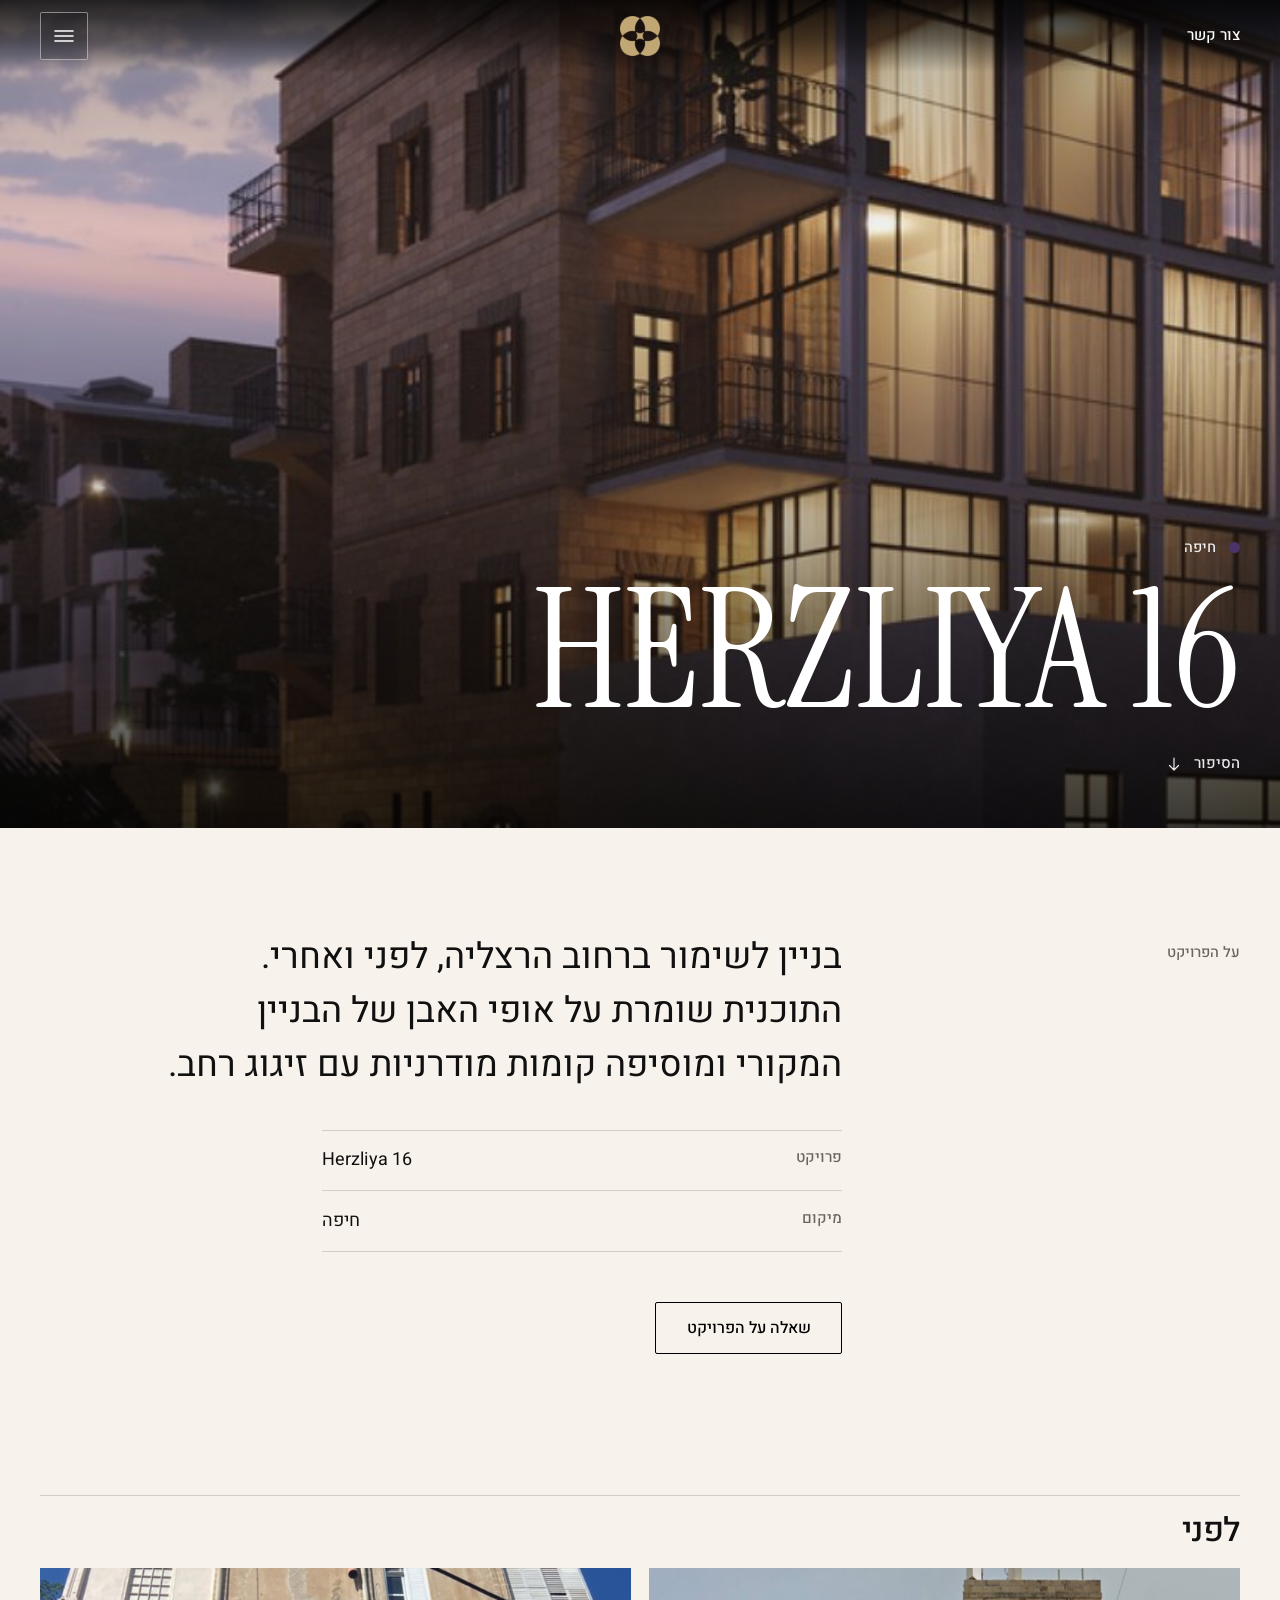
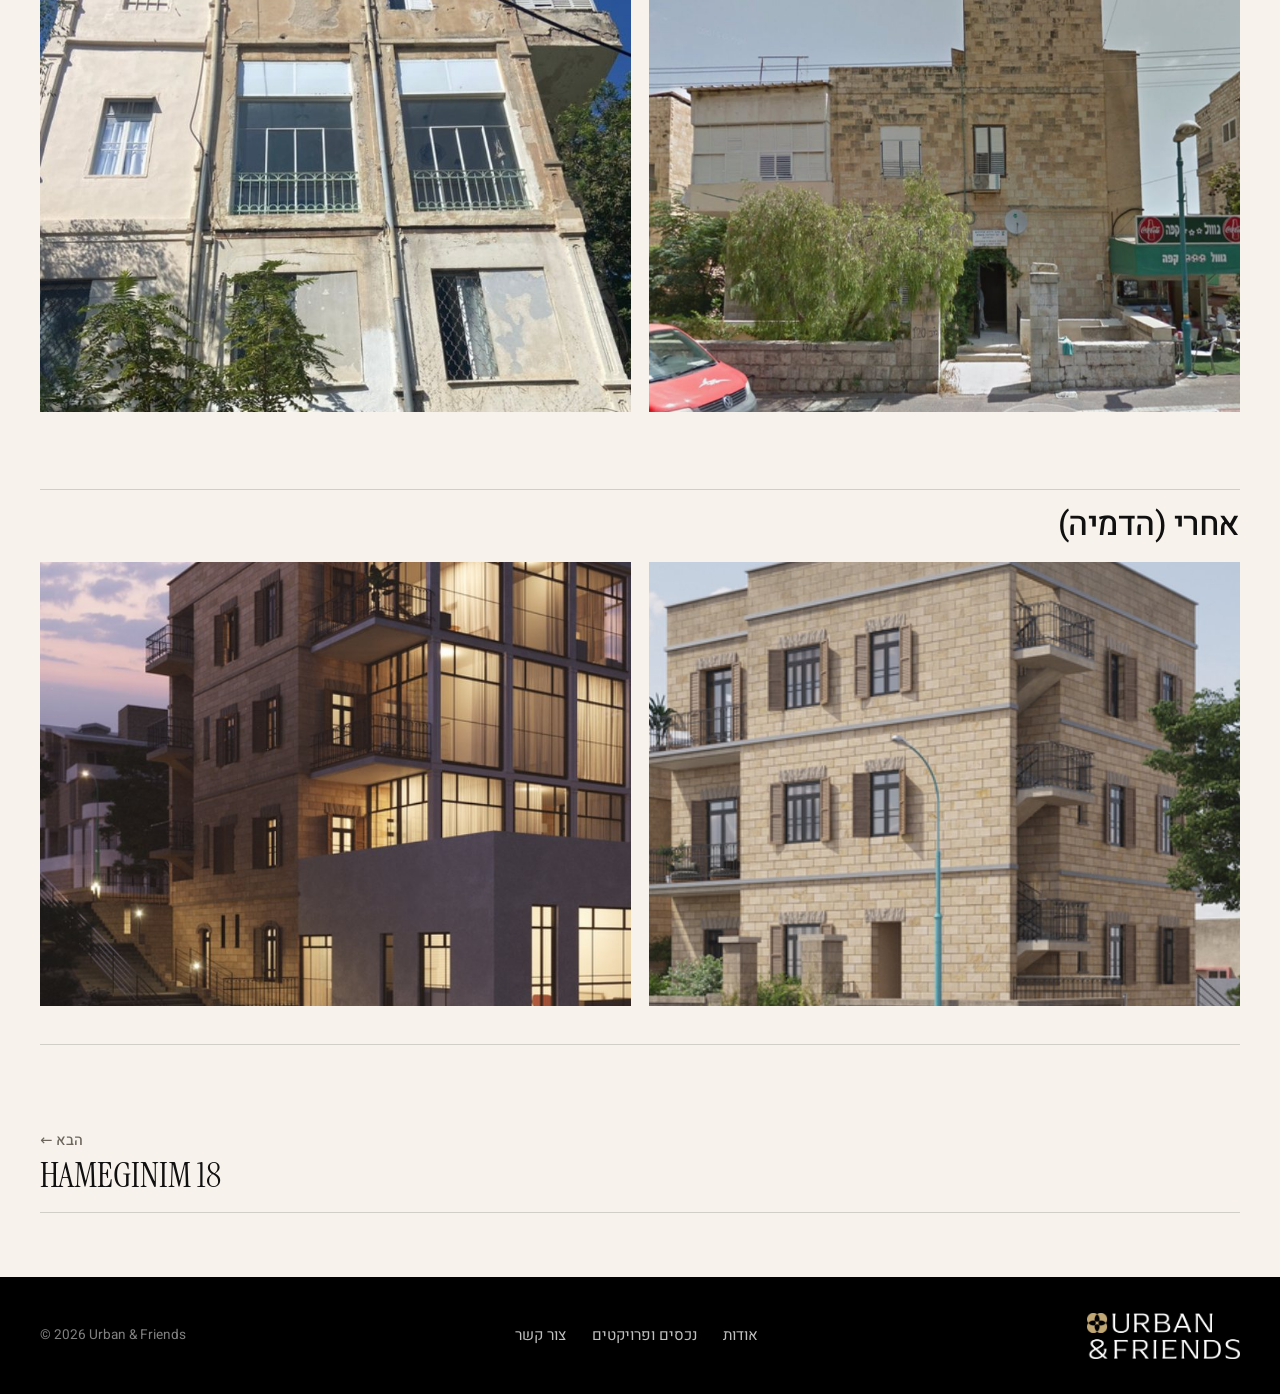
<file: urban-friends/project-herzliya-16.html>
<!doctype html>
<html lang="he" dir="rtl">
<head>
<meta charset="utf-8">
<meta name="viewport" content="width=device-width, initial-scale=1, viewport-fit=cover">
<title>Herzliya 16 · Urban & Friends</title>
<meta name="description" content="בניין לשימור ברחוב הרצליה, לפני ואחרי. התוכנית שומרת על אופי האבן של הבניין המקורי ומוסיפה קומות מודרניות עם זיגוג רחב.">
<link rel="preconnect" href="https://fonts.googleapis.com"><link rel="preconnect" href="https://fonts.gstatic.com" crossorigin><link rel="stylesheet" href="https://fonts.googleapis.com/css2?family=Heebo:wght@300;400;500;600&family=Instrument+Serif&display=swap">
<style>
:root {
  --white: #ffffff; --black: #000000; --gold: #C1A774; --stone: #6B655C; --sand: #E5DCC8; --cream: #F7F3EC; --ink: #111010;
  --line: rgba(17,16,16,.16); --line-dark: rgba(255,255,255,.18);
  --display: "Heebo", system-ui, -apple-system, "Segoe UI", sans-serif;
  --prop: "Instrument Serif", "Cormorant Garamond", Georgia, serif;
  --body: "Heebo", system-ui, -apple-system, "Segoe UI", sans-serif;
  --nav-h: 72px; color-scheme: light;
}
* { box-sizing: border-box; }
html { scroll-behavior: smooth; }
body { margin: 0; display: flex; flex-direction: column; min-height: 100vh; min-height: 100svh; direction: rtl; background: var(--cream); color: var(--ink); font-family: var(--body); font-size: 18px; line-height: 1.7; -webkit-font-smoothing: antialiased; }
img { max-width: 100%; display: block; }
main { flex: 1 0 auto; }
a { color: inherit; text-decoration: none; }
h1, h2, h3, h4, p { margin: 0; }

h1, h2, h3 { font-family: var(--display); font-weight: 500; line-height: 1.08; text-wrap: balance; letter-spacing: -.015em; }
:focus-visible { outline: 2px solid var(--gold); outline-offset: 3px; }
.wrap { width: 100%; max-width: 1320px; margin-inline: auto; padding-left: max(16px, env(safe-area-inset-left, 0px)); padding-right: max(16px, env(safe-area-inset-right, 0px)); }
@media (min-width: 900px) { .wrap { padding-left: max(40px, env(safe-area-inset-left, 0px)); padding-right: max(40px, env(safe-area-inset-right, 0px)); } }
.eyebrow { font-family: var(--display); font-size: 1.1rem; font-weight: 400; color: var(--stone); display: flex; align-items: center; gap: .9rem; }
.eyebrow::before { content: ""; width: 44px; height: 1px; background: var(--gold); flex: none; }
.label { font-family: var(--display); font-size: .92rem; font-weight: 500; color: var(--stone); }
.btn { display: inline-flex; align-items: center; gap: .7rem; justify-content: center; min-height: 52px; padding: 0 1.9rem; border-radius: 2px; font: 500 1rem/1 var(--body); cursor: pointer; border: 1px solid var(--black); background: var(--black); color: var(--white); transition: background .2s, color .2s, border-color .2s; }
.btn:hover { background: var(--gold); border-color: var(--gold); color: var(--black); }
.btn.ghost { background: transparent; color: var(--black); }
.btn.ghost:hover { background: var(--black); color: var(--white); }
.btn.white { background: var(--white); border-color: var(--white); color: var(--black); }
.btn.white:hover { background: var(--gold); border-color: var(--gold); }
.btn.gold { background: var(--gold); border-color: var(--gold); color: var(--black); }
.btn.gold:hover { background: var(--white); border-color: var(--white); }
.arrow { width: 18px; height: 18px; flex: none; }

/* empty image squares */
.ph { position: relative; background: var(--sand); overflow: hidden; aspect-ratio: var(--ar, 4 / 5); width: 100%; }
.ph::before { content: ""; position: absolute; inset: 0; background:
  linear-gradient(to top left, transparent calc(50% - .5px), rgba(193,167,116,.7) 50%, transparent calc(50% + .5px)),
  linear-gradient(to top right, transparent calc(50% - .5px), rgba(193,167,116,.7) 50%, transparent calc(50% + .5px)); }
.ph > span { position: absolute; inset-inline-start: 14px; bottom: 14px; z-index: 1; background: var(--cream); color: var(--stone); font-size: .78rem; letter-spacing: .06em; padding: .25rem .7rem; }
.ph.has::before, .ph.has > span { display: none; }
.ph.has img { position: absolute; inset: 0; width: 100%; height: 100%; object-fit: cover; transition: transform .6s ease; }

/* ---------- top bar ---------- */
.top { position: fixed; top: 0; left: 0; right: 0; z-index: 80; padding-top: env(safe-area-inset-top, 0px); color: var(--white); transition: background .3s; background: var(--black); }
.top.fade { background: linear-gradient(to bottom, rgba(0,0,0,.78) 0%, rgba(0,0,0,.45) 55%, rgba(0,0,0,0) 100%); }
.top.fade.solid { background: var(--black); }
.top .bar { direction: ltr; display: grid; grid-template-columns: 1fr auto 1fr; align-items: center; height: var(--nav-h); }
.burger { justify-self: start; width: 48px; height: 48px; border: 1px solid rgba(255,255,255,.45); background: rgba(0,0,0,.18); border-radius: 2px; display: grid; place-items: center; cursor: pointer; color: var(--white); transition: background .2s, border-color .2s; }
.burger:hover { background: var(--gold); border-color: var(--gold); color: var(--black); }
.burger svg { width: 24px; height: 24px; }
.top .brand img { height: 40px; width: 40px; }
.top .contact-link { direction: rtl; justify-self: end; font-size: .95rem; font-weight: 500; display: none; }
.top .contact-link:hover { color: var(--gold); }
@media (min-width: 700px) { .top .contact-link { display: inline; } }

/* ---------- menu drawer ---------- */
.scrim { position: fixed; inset: 0; z-index: 90; background: rgba(0,0,0,.55); opacity: 0; pointer-events: none; transition: opacity .3s; }
.scrim.open { opacity: 1; pointer-events: auto; }
.drawer { position: fixed; top: 0; bottom: 0; left: 0; z-index: 100; width: min(460px, 100%); background: var(--black); color: var(--white); transform: translateX(-102%); transition: transform .35s ease; overflow-y: auto; padding: calc(16px + env(safe-area-inset-top, 0px)) max(24px, env(safe-area-inset-left, 0px)) 40px; visibility: hidden; direction: ltr; }
.drawer nav { direction: rtl; }
.drawer.open { transform: none; visibility: visible; }
.drawer .close { width: 48px; height: 48px; border: 1px solid rgba(255,255,255,.45); background: transparent; border-radius: 2px; display: grid; place-items: center; cursor: pointer; color: var(--white); margin-bottom: 2rem; }
.drawer .close:hover { background: var(--gold); border-color: var(--gold); color: var(--black); }
.drawer .close svg { width: 22px; height: 22px; }
.drawer nav > a, .drawer .sub-toggle { display: flex; align-items: center; justify-content: space-between; width: 100%; padding: 1rem 0; border: 0; border-bottom: 1px solid var(--line-dark); background: none; color: var(--white); font-family: var(--display); font-weight: 500; font-size: 2.1rem; line-height: 1.15; text-align: start; cursor: pointer; }
.drawer nav > a:hover, .drawer .sub-toggle:hover { color: var(--gold); }
.drawer .chev { width: 22px; height: 22px; transition: transform .25s; flex: none; }
.drawer .sub-toggle[aria-expanded="true"] .chev { transform: rotate(180deg); }
.drawer .sub { display: none; padding: .6rem 0 1.2rem; border-bottom: 1px solid var(--line-dark); }
.drawer .sub.open { display: block; }
.drawer .sub a { display: flex; align-items: center; gap: .8rem; padding: .45rem 0; font-family: var(--prop); text-transform: uppercase; font-size: 1.6rem; color: rgba(255,255,255,.92); }
.drawer .sub a:hover { color: var(--gold); }
.drawer .sub a.all { font-family: var(--body); font-size: .95rem; font-weight: 500; color: var(--gold); padding-bottom: .8rem; text-transform: none; }
.drawer .sub .dot { width: 9px; height: 9px; border-radius: 50%; background: var(--c); flex: none; }

/* ---------- home ---------- */
.hero { position: relative; color: var(--white); isolation: isolate; min-height: min(88svh, 860px); display: flex; flex-direction: column; background: #2a2113 url("assets/hero.jpg") center 30% / cover no-repeat; }
.hero::before { content: ""; position: absolute; inset: 0; z-index: -1; background: linear-gradient(to bottom, rgba(0,0,0,.35) 0%, rgba(0,0,0,.12) 30%, rgba(0,0,0,.30) 62%, rgba(0,0,0,.74) 100%); }
.hero-logo { display: flex; justify-content: center; padding: calc(var(--nav-h) + clamp(1.4rem, 5vw, 3.6rem)) 1rem 0; }
.hero-logo img { width: min(540px, 76%); height: auto; filter: drop-shadow(0 2px 18px rgba(0,0,0,.35)); }
.hero-body { margin-top: auto; padding-block: clamp(2rem, 6vw, 5rem) clamp(1.6rem, 4vw, 3.4rem); }
.hero h1 { font-size: clamp(3rem, 7vw, 6.4rem); font-weight: 500; line-height: 1.02; letter-spacing: -.02em; }
.hero h1 em { display: block; font-style: normal; font-weight: 300; color: #E9DCBB; font-size: .86em; margin-top: .08em; }
.hero-lead { margin-top: 1.4rem; max-width: 36ch; font-size: clamp(1rem, 1.5vw, 1.2rem); color: rgba(255,255,255,.9); }
.hero .btn { margin-top: 2rem; }

.rail-sec { padding-block: clamp(3.2rem, 7vw, 6rem) clamp(2.4rem, 5vw, 4rem); }
.rail-head { display: flex; align-items: flex-end; justify-content: space-between; gap: 1.4rem; margin-bottom: clamp(1.6rem, 3vw, 2.6rem); flex-wrap: wrap; }
.rail-head h2 { font-size: clamp(2.4rem, 5vw, 4rem); margin-top: .8rem; }
.rail-tools { display: flex; align-items: center; gap: .8rem; }
.rail-tools .all { font-size: .95rem; font-weight: 500; margin-inline-end: .6rem; border-bottom: 1px solid var(--gold); padding-bottom: 2px; }
.rail-btn { width: 48px; height: 48px; border: 1px solid var(--line); border-radius: 2px; background: transparent; display: grid; place-items: center; cursor: pointer; color: var(--ink); transition: background .2s, color .2s; }
.rail-btn:hover { background: var(--black); color: var(--white); }
.rail-btn svg { width: 20px; height: 20px; }
.rail { display: flex; gap: clamp(1rem, 2vw, 1.6rem); overflow-x: auto; scroll-snap-type: x mandatory; scroll-padding-inline: max(16px, env(safe-area-inset-left, 0px)); padding-inline: max(16px, env(safe-area-inset-left, 0px)); padding-bottom: 1.4rem; scrollbar-width: thin; scrollbar-color: var(--gold) transparent; }
@media (min-width: 900px) { .rail { padding-inline: max(40px, calc((100vw - 1240px) / 2)); scroll-padding-inline: max(40px, calc((100vw - 1240px) / 2)); } }
.card { flex: 0 0 clamp(250px, 26vw, 360px); scroll-snap-align: start; display: block; }
.card .ph { --ar: 4 / 5; }
.card:hover .ph.has img { transform: scale(1.04); }
.card .meta { display: flex; align-items: center; gap: .7rem; margin-top: 1.1rem; }
.dot { width: 11px; height: 11px; border-radius: 50%; background: var(--c, var(--gold)); flex: none; }
.card h3 { direction: ltr; text-align: right; font-family: var(--prop); font-weight: 400; text-transform: uppercase; letter-spacing: 0; line-height: 1; font-size: clamp(2.3rem, 3.2vw, 3rem); margin-top: .3rem; }
.card .row { display: flex; align-items: center; justify-content: space-between; gap: 1rem; border-top: 1px solid var(--line); margin-top: .9rem; padding-top: .8rem; color: var(--stone); font-size: .95rem; }
.card .row .arrow { transition: transform .25s; }
.card:hover .row .arrow { transform: translateX(-6px); }

/* ---------- inner pages ---------- */
.page { padding-top: calc(var(--nav-h) + env(safe-area-inset-top, 0px)); }
.page-head { padding-block: clamp(2.6rem, 6vw, 5rem) clamp(1.8rem, 4vw, 3rem); }
.page-head h1 { font-size: clamp(3rem, 7vw, 6rem); margin-top: 1rem; }
.page-head .lead { margin-top: 1.4rem; max-width: 52ch; color: var(--stone); font-size: 1.15rem; }

.phero { position: relative; isolation: isolate; color: var(--white); min-height: min(92svh, 920px); display: flex; flex-direction: column; justify-content: flex-end; background: #2a2113 var(--img) center 40% / cover no-repeat; }
.phero::before { content: ""; position: absolute; inset: 0; z-index: -1; background: linear-gradient(to bottom, rgba(0,0,0,.30) 0%, rgba(0,0,0,.05) 28%, rgba(0,0,0,.22) 60%, rgba(0,0,0,.78) 100%); }
.phero-body { padding-block: clamp(2rem, 6vw, 5rem) clamp(1.8rem, 4vw, 3.2rem); display: grid; gap: 1rem; }
.phero .place { display: flex; align-items: center; gap: .8rem; }
.phero .place .label { color: rgba(255,255,255,.92); }
.phero h1 { direction: ltr; text-align: right; font-family: var(--prop); font-weight: 400; text-transform: uppercase; font-size: clamp(4rem, 13vw, 12rem); letter-spacing: 0; line-height: .9; }
.cue { display: inline-flex; align-items: center; gap: .7rem; width: fit-content; font-size: .95rem; font-weight: 500; margin-top: .6rem; color: rgba(255,255,255,.9); }
.cue svg { width: 18px; height: 18px; animation: bob 2s ease-in-out infinite; }
@keyframes bob { 0%, 100% { transform: translateY(0); } 50% { transform: translateY(5px); } }
.story { padding-block: clamp(3.4rem, 8vw, 7rem); display: grid; gap: 2rem; }
.story .label { padding-top: .6rem; }
.story .lead { font-family: var(--display); font-weight: 400; font-size: clamp(1.5rem, 2.8vw, 2.3rem); line-height: 1.5; max-width: 34ch; }
.story .facts { margin-top: 2.4rem; display: grid; gap: 0; max-width: 520px; }
.story .facts div { display: flex; justify-content: space-between; gap: 1.5rem; border-top: 1px solid var(--line); padding: .9rem 0; }
.story .facts div:last-child { border-bottom: 1px solid var(--line); }
.story .facts dt { color: var(--stone); font-size: .95rem; font-weight: 500; }
.story .facts dd { margin: 0; text-align: end; }
.story .btn { margin-top: 2rem; }
@media (min-width: 900px) { .story { grid-template-columns: 1fr 2.4fr; gap: 4rem; } }
.group { padding-block: clamp(1.4rem, 3vw, 2.4rem); }
.group-head { display: flex; align-items: baseline; gap: 1.2rem; border-top: 1px solid var(--line); padding-top: 1.1rem; margin-bottom: 1.2rem; }
.group-head h2 { font-size: clamp(1.5rem, 2.6vw, 2.1rem); font-weight: 500; }
.gallery { display: grid; gap: clamp(.6rem, 1.4vw, 1.1rem); grid-template-columns: repeat(2, 1fr); }
.gallery.one { grid-template-columns: 1fr; }
.gallery.three { grid-template-columns: repeat(2, 1fr); }
.gallery .shot { position: relative; display: block; width: 100%; border: 0; padding: 0; background: var(--sand); cursor: zoom-in; aspect-ratio: 4 / 3; overflow: hidden; }
.gallery .shot.ph { cursor: default; }
.gallery.one .shot { aspect-ratio: 16 / 9; }
.gallery .shot img { position: absolute; inset: 0; width: 100%; height: 100%; object-fit: cover; transition: transform .6s ease; }
.gallery .shot:hover img { transform: scale(1.03); }
.gallery .shot.wide { grid-column: 1 / -1; aspect-ratio: 16 / 9; }
@media (min-width: 800px) { .gallery.three { grid-template-columns: repeat(3, 1fr); } .gallery.three .shot.wide { grid-column: span 2; aspect-ratio: auto; } }
.lb { position: fixed; inset: 0; z-index: 120; background: rgba(0,0,0,.94); display: none; align-items: center; justify-content: center; padding: 3.4rem 1rem 1rem; }
.lb.open { display: flex; }
.lb img { max-width: 100%; max-height: 100%; object-fit: contain; }
.lb button { position: absolute; width: 48px; height: 48px; border: 1px solid rgba(255,255,255,.45); background: rgba(0,0,0,.35); border-radius: 2px; color: var(--white); cursor: pointer; display: grid; place-items: center; }
.lb button:hover { background: var(--gold); border-color: var(--gold); color: var(--black); }
.lb svg { width: 22px; height: 22px; }
.lb .x { top: 12px; left: 12px; } .lb .pv { right: 12px; top: 50%; } .lb .nx { left: 12px; top: 50%; }
.pager { display: grid; gap: 1rem; padding-block: clamp(2.4rem, 5vw, 4rem); border-top: 1px solid var(--line); }
.pager a { display: flex; flex-direction: column; gap: .3rem; padding: 1.2rem 0; border-bottom: 1px solid var(--line); }
.pager a:hover .pn { color: var(--stone); }
.pager .pn { direction: ltr; text-align: start; unicode-bidi: plaintext; font-family: var(--prop); text-transform: uppercase; font-size: 2.2rem; line-height: 1; }
.pager .next { text-align: start; }
.pager .next { text-align: end; }

.grid-projects { display: grid; gap: 2.4rem 1.6rem; grid-template-columns: repeat(2, 1fr); padding-bottom: clamp(3rem, 6vw, 5rem); }
@media (min-width: 900px) { .grid-projects { grid-template-columns: repeat(3, 1fr); } }
.grid-projects .card { flex: none; }

.about-grid { display: grid; gap: 2.4rem; padding-bottom: clamp(3rem, 6vw, 5rem); }
.about-grid .portrait { --ar: 4 / 5; max-width: 420px; }
.about-grid h2 { font-size: clamp(2.2rem, 4.6vw, 3.6rem); margin: 1rem 0 1.6rem; }
.about-grid p + p { margin-top: 1.1rem; }
.about-grid .copy p { color: var(--stone); max-width: 56ch; }
.tagline { font-family: var(--display); font-weight: 300; font-size: clamp(1.8rem, 3.4vw, 2.6rem); margin-top: 2rem; color: var(--ink); line-height: 1.15; }
.tagline::before { content: ""; display: block; width: 44px; height: 1px; background: var(--gold); margin-bottom: 1.2rem; }
@media (min-width: 900px) { .about-grid { grid-template-columns: 0.8fr 1.2fr; gap: 5rem; align-items: start; } }
.intro { padding-bottom: clamp(2.4rem, 5vw, 4rem); }
.intro h2 { font-size: clamp(2rem, 4vw, 3.2rem); max-width: 20ch; }
.intro p { margin-top: 1.2rem; max-width: 56ch; color: var(--stone); }

.contact-sec { background: var(--black); color: var(--white); }
.contact-grid h1.gt { color: var(--gold); font-size: clamp(3.6rem, 9vw, 7.5rem); margin: 0; }
.mail-line { display: inline-flex; align-items: center; gap: .7rem; margin-top: 1.4rem; color: rgba(255,255,255,.88); font-size: 1.05rem; }
.mail-line svg { width: 24px; height: 24px; color: var(--gold); flex: none; }
.mail-line:hover { color: var(--gold); }
.contact-grid { display: grid; gap: 3rem; padding-block: clamp(3rem, 7vw, 6rem); }
.contact-grid h1 { font-size: clamp(3rem, 6.4vw, 5.4rem); margin-block: 1rem 1.4rem; }
.contact-grid .lead { color: rgba(255,255,255,.72); max-width: 34ch; }
.contact-grid .label { color: var(--gold); }
.details { margin-top: 2.2rem; display: grid; gap: 1rem; }
.details div { display: flex; gap: 1.2rem; align-items: baseline; border-top: 1px solid var(--line-dark); padding-top: .9rem; }
.details .k { width: 5.5rem; flex: none; color: var(--gold); font-size: .95rem; }
.details .v { color: rgba(255,255,255,.85); unicode-bidi: plaintext; }
form { display: grid; gap: 1.6rem; align-content: start; }
.field { display: grid; gap: .3rem; }
.field label { font-size: .95rem; color: var(--gold); }
.field input, .field textarea { font: inherit; color: var(--white); background: transparent; border: 0; border-bottom: 1px solid rgba(255,255,255,.35); padding: .7rem 0; border-radius: 0; width: 100%; font-size: 1.1rem; }
.field input::placeholder, .field textarea::placeholder { color: rgba(255,255,255,.35); }
.field input:focus, .field textarea:focus { outline: 0; border-bottom-color: var(--gold); }
.field textarea { min-height: 110px; resize: vertical; }
.form-msg { color: var(--gold); font-size: .95rem; min-height: 1.4em; }
@media (min-width: 900px) { .contact-grid { grid-template-columns: 1fr 1fr; gap: 6rem; } }

.footer { background: var(--black); color: var(--white); padding-block: 2.2rem; }
.foot { display: grid; gap: 1.2rem; align-items: center; }
.foot img { height: 46px; width: auto; }
.foot nav { display: flex; flex-wrap: wrap; gap: .4rem 1.6rem; color: rgba(255,255,255,.75); font-size: .95rem; }
.foot nav a:hover { color: var(--gold); }
.foot p { color: rgba(255,255,255,.5); font-size: .85rem; }
@media (min-width: 800px) { .foot { grid-template-columns: auto 1fr auto; gap: 3rem; } .foot nav { justify-content: center; } }
@media (prefers-reduced-motion: reduce) { html { scroll-behavior: auto; } * { transition: none !important; } }
</style>
</head>
<body>
<header class="top fade" id="top">
  <div class="wrap bar">
    <button class="burger" id="burger" aria-label="פתיחת תפריט" aria-expanded="false" aria-controls="drawer">
      <svg viewBox="0 0 24 24" fill="none" stroke="currentColor" stroke-width="1.6" stroke-linecap="round"><path d="M3 7h18M3 12h18M3 17h18"/></svg>
    </button>
    <a class="brand" href="index.html" aria-label="Urban &amp; Friends, עמוד הבית"><img src="assets/mark-gold.png" alt="Urban &amp; Friends" width="40" height="40"></a>
    <a class="contact-link" href="contact.html">צור קשר</a>
  </div>
</header>
<div class="scrim" id="scrim"></div>
<aside class="drawer" id="drawer" aria-hidden="true" aria-label="תפריט">
  <button class="close" id="close" aria-label="סגירת תפריט"><svg viewBox="0 0 24 24" fill="none" stroke="currentColor" stroke-width="1.6" stroke-linecap="round"><path d="M5 5l14 14M19 5 5 19"/></svg></button>
  <nav>
    <a href="about.html">אודות</a>
    <button class="sub-toggle" id="sub-toggle" aria-expanded="false" aria-controls="sub">נכסים ופרויקטים
      <svg class="chev" viewBox="0 0 24 24" fill="none" stroke="currentColor" stroke-width="1.6" stroke-linecap="round" stroke-linejoin="round"><path d="M6 9l6 6 6-6"/></svg></button>
    <div class="sub" id="sub">
      <a class="all" href="projects.html">כל הפרויקטים ←</a>
      <a href="project-sirkin-1.html" style="--c:#254577"><i class="dot"></i>Sirkin 1</a><a href="project-herzliya-16.html" style="--c:#4B3369"><i class="dot"></i>Herzliya 16</a><a href="project-hameginim-18.html" style="--c:#3B5B42"><i class="dot"></i>Hameginim 18</a><a href="project-haganim-28.html" style="--c:#C1A774"><i class="dot"></i>HaGanim 28</a><a href="project-nechemya-8.html" style="--c:#C1A774"><i class="dot"></i>Nechemya 8</a><a href="project-hadar-8.html" style="--c:#C1A774"><i class="dot"></i>Hadar 8</a><a href="project-chasan-sukri-8.html" style="--c:#C1A774"><i class="dot"></i>Chasan Sukri 8</a><a href="project-diamond-beach.html" style="--c:#C1A774"><i class="dot"></i>Diamond Beach</a>
    </div>
    <a href="contact.html">צור קשר</a>
  </nav>
</aside>
<main>
  <section class="phero" style="--img:url('assets/p/herzliya-16-night.jpg')">
    <div class="wrap phero-body">
      <div class="place" style="--c:#4B3369"><i class="dot"></i><span class="label">חיפה</span></div>
      <h1>Herzliya 16</h1>
      <a class="cue" href="#story">הסיפור <svg viewBox="0 0 24 24" fill="none" stroke="currentColor" stroke-width="1.6" stroke-linecap="round" stroke-linejoin="round"><path d="M12 4v16M6 14l6 6 6-6"/></svg></a>
    </div>
  </section>
  <section class="wrap story" id="story">
    <p class="label">על הפרויקט</p>
    <div>
      <p class="lead">בניין לשימור ברחוב הרצליה, לפני ואחרי. התוכנית שומרת על אופי האבן של הבניין המקורי ומוסיפה קומות מודרניות עם זיגוג רחב.</p>
      <dl class="facts"><div><dt>פרויקט</dt><dd style="direction:ltr">Herzliya 16</dd></div><div><dt>מיקום</dt><dd>חיפה</dd></div></dl>
      <a class="btn ghost" href="contact.html">שאלה על הפרויקט</a>
    </div>
  </section>
  <div class="wrap">
    <section class="group"><div class="group-head"><h2>לפני</h2></div><div class="gallery two"><button class="shot" type="button" data-full="assets/p/herzliya-16-before-1.jpg" aria-label="הגדלת התמונה"><img src="assets/p/herzliya-16-before-1.jpg" alt="Herzliya 16, לפני" loading="lazy"></button><button class="shot" type="button" data-full="assets/p/herzliya-16-before-2.jpg" aria-label="הגדלת התמונה"><img src="assets/p/herzliya-16-before-2.jpg" alt="Herzliya 16, לפני" loading="lazy"></button></div></section>
<section class="group"><div class="group-head"><h2>אחרי (הדמיה)</h2></div><div class="gallery two"><button class="shot" type="button" data-full="assets/p/herzliya-16-render-day.jpg" aria-label="הגדלת התמונה"><img src="assets/p/herzliya-16-render-day.jpg" alt="Herzliya 16, אחרי (הדמיה)" loading="lazy"></button><button class="shot" type="button" data-full="assets/p/herzliya-16-night.jpg" aria-label="הגדלת התמונה"><img src="assets/p/herzliya-16-night.jpg" alt="Herzliya 16, אחרי (הדמיה)" loading="lazy"></button></div></section>

    <div class="pager">
      <a class="next" href="project-hameginim-18.html"><span class="label">הבא ←</span><span class="pn">Hameginim 18</span></a>
    </div>
  </div>
</main>
<div class="lb" id="lb" role="dialog" aria-label="צפייה בתמונה" aria-hidden="true">
  <button class="x" id="lb-x" aria-label="סגירה"><svg viewBox="0 0 24 24" fill="none" stroke="currentColor" stroke-width="1.6" stroke-linecap="round"><path d="M5 5l14 14M19 5 5 19"/></svg></button>
  <button class="pv" id="lb-pv" aria-label="התמונה הקודמת"><svg viewBox="0 0 24 24" fill="none" stroke="currentColor" stroke-width="1.6" stroke-linecap="round" stroke-linejoin="round"><path d="M4 12h16M14 6l6 6-6 6"/></svg></button>
  <img id="lb-img" alt="">
  <button class="nx" id="lb-nx" aria-label="התמונה הבאה"><svg viewBox="0 0 24 24" fill="none" stroke="currentColor" stroke-width="1.6" stroke-linecap="round" stroke-linejoin="round"><path d="M20 12H4M10 6l-6 6 6 6"/></svg></button>
</div>
<footer class="footer"><div class="wrap foot">
  <img src="assets/logo-on-dark.png" alt="Urban &amp; Friends" width="150" height="46">
  <nav aria-label="תחתית"><a href="about.html">אודות</a><a href="projects.html">נכסים ופרויקטים</a><a href="contact.html">צור קשר</a></nav>
  <p dir="ltr">© 2026 Urban &amp; Friends</p>
</div></footer>
<script>
(function () {
  var d = document, drawer = d.getElementById('drawer'), scrim = d.getElementById('scrim'), burger = d.getElementById('burger');
  function setOpen(o) {
    drawer.classList.toggle('open', o); scrim.classList.toggle('open', o);
    burger.setAttribute('aria-expanded', o ? 'true' : 'false'); drawer.setAttribute('aria-hidden', o ? 'false' : 'true');
    if (o) { var c = d.getElementById('close'); if (c) c.focus(); } else { burger.focus(); }
  }
  burger.addEventListener('click', function () { setOpen(true); });
  d.getElementById('close').addEventListener('click', function () { setOpen(false); });
  scrim.addEventListener('click', function () { setOpen(false); });
  d.addEventListener('keydown', function (e) { if (e.key === 'Escape' && drawer.classList.contains('open')) setOpen(false); });
  var tg = d.getElementById('sub-toggle'), sub = d.getElementById('sub');
  tg.addEventListener('click', function () { var o = sub.classList.toggle('open'); tg.setAttribute('aria-expanded', o ? 'true' : 'false'); });
  var top = d.getElementById('top');
  if (top.classList.contains('fade')) {
    var chk = function () { top.classList.toggle('solid', window.scrollY > 60); };
    window.addEventListener('scroll', chk, { passive: true }); chk();
  }
  var rail = d.getElementById('rail');
  if (rail) {
    var step = function (dir) { var c = rail.querySelector('.card'); rail.scrollBy({ left: -dir * (c ? c.getBoundingClientRect().width + 20 : 300), behavior: 'smooth' }); };
    d.getElementById('rail-prev').addEventListener('click', function () { step(-1); });
    d.getElementById('rail-next').addEventListener('click', function () { step(1); });
  }
  var lb = d.getElementById('lb');
  if (lb) {
    var shots = [].slice.call(d.querySelectorAll('.shot[data-full]')), cur = 0, li = d.getElementById('lb-img');
    var show = function (n) { cur = (n + shots.length) % shots.length; li.src = shots[cur].getAttribute('data-full'); li.alt = shots[cur].querySelector('img').alt; };
    var openLb = function (n) { show(n); lb.classList.add('open'); lb.setAttribute('aria-hidden', 'false'); d.getElementById('lb-x').focus(); };
    var closeLb = function () { lb.classList.remove('open'); lb.setAttribute('aria-hidden', 'true'); };
    shots.forEach(function (b, n) { b.addEventListener('click', function () { openLb(n); }); });
    d.getElementById('lb-x').addEventListener('click', closeLb);
    d.getElementById('lb-pv').addEventListener('click', function () { show(cur - 1); });
    d.getElementById('lb-nx').addEventListener('click', function () { show(cur + 1); });
    lb.addEventListener('click', function (e) { if (e.target === lb) closeLb(); });
    d.addEventListener('keydown', function (e) { if (!lb.classList.contains('open')) return; if (e.key === 'Escape') closeLb(); if (e.key === 'ArrowRight') show(cur - 1); if (e.key === 'ArrowLeft') show(cur + 1); });
  }
  var f = d.getElementById('contact-form');
  if (f) f.addEventListener('submit', function (e) {
    e.preventDefault();
    d.getElementById('form-msg').textContent = 'זו גרסת עיצוב ראשונית. הטופס עדיין לא מחובר, ולכן ההודעה לא נשלחה.';
  });
})();
</script>
</body>
</html>
</file>
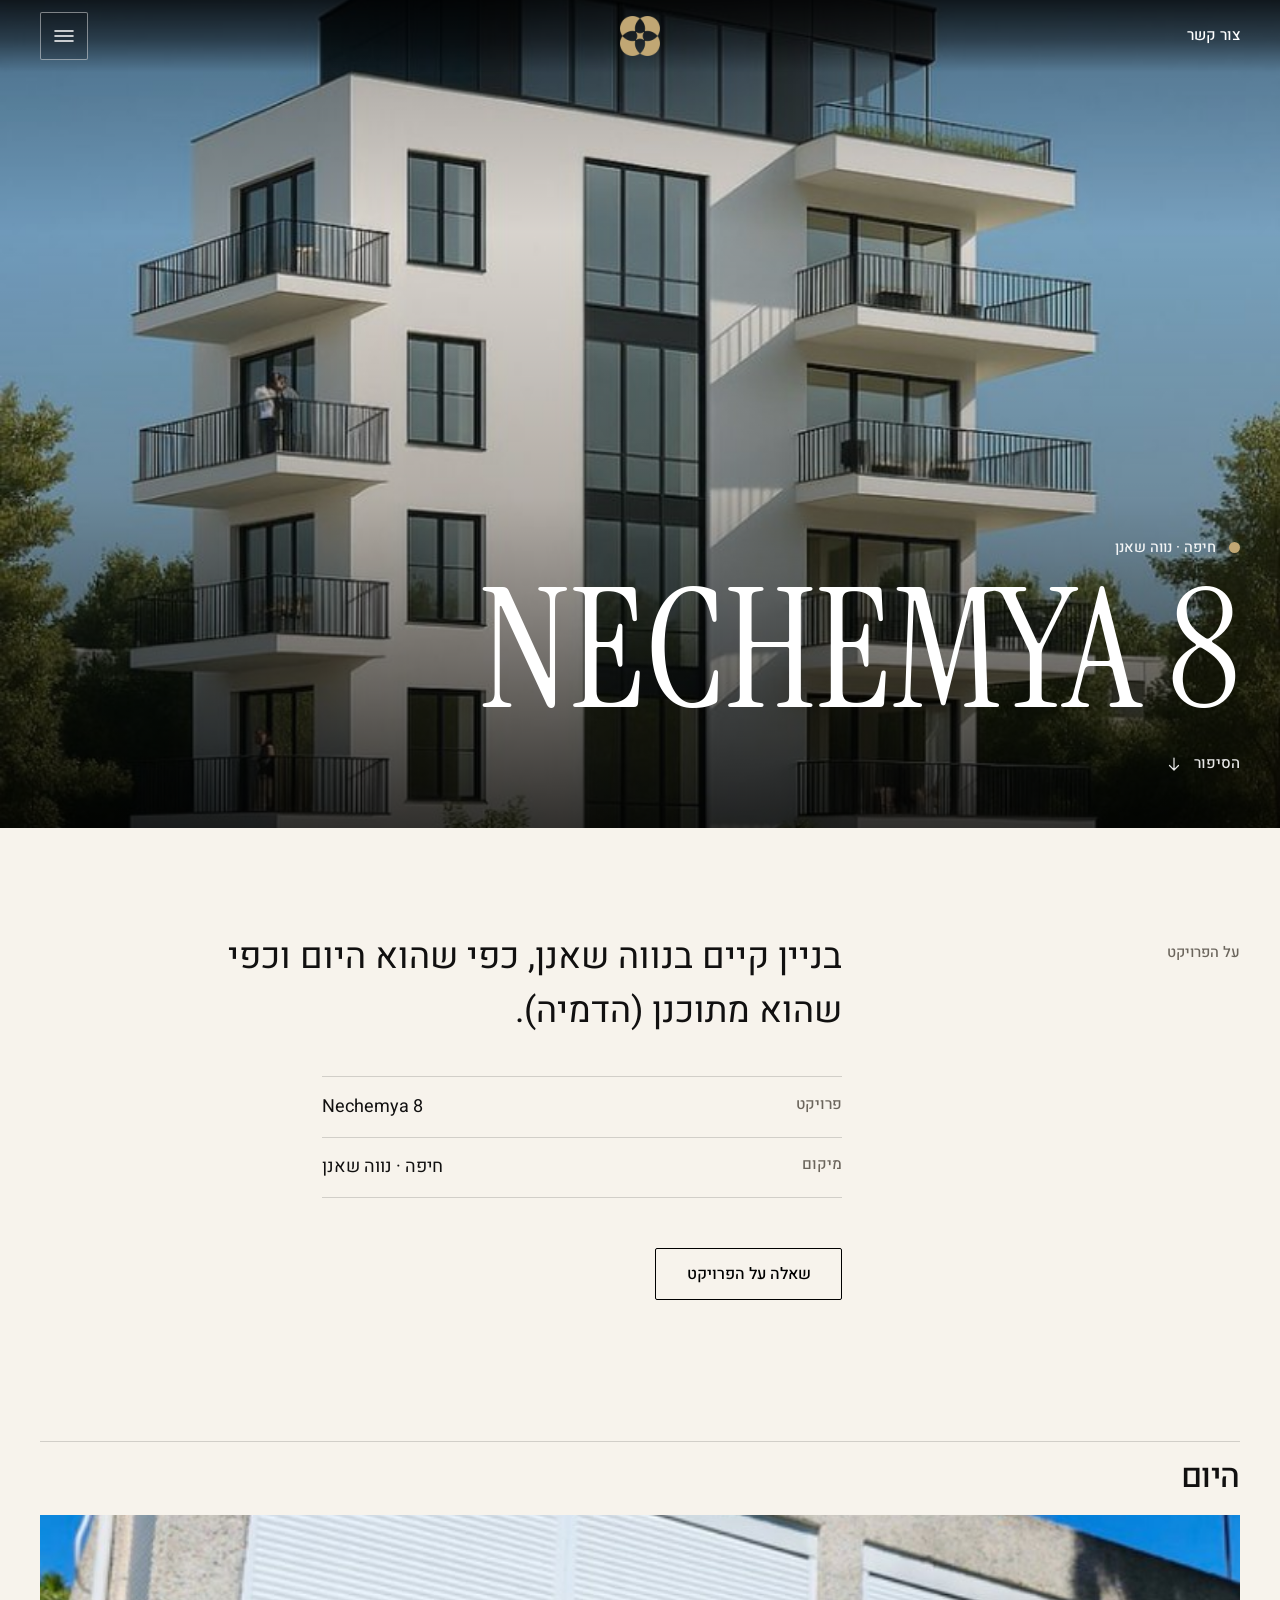
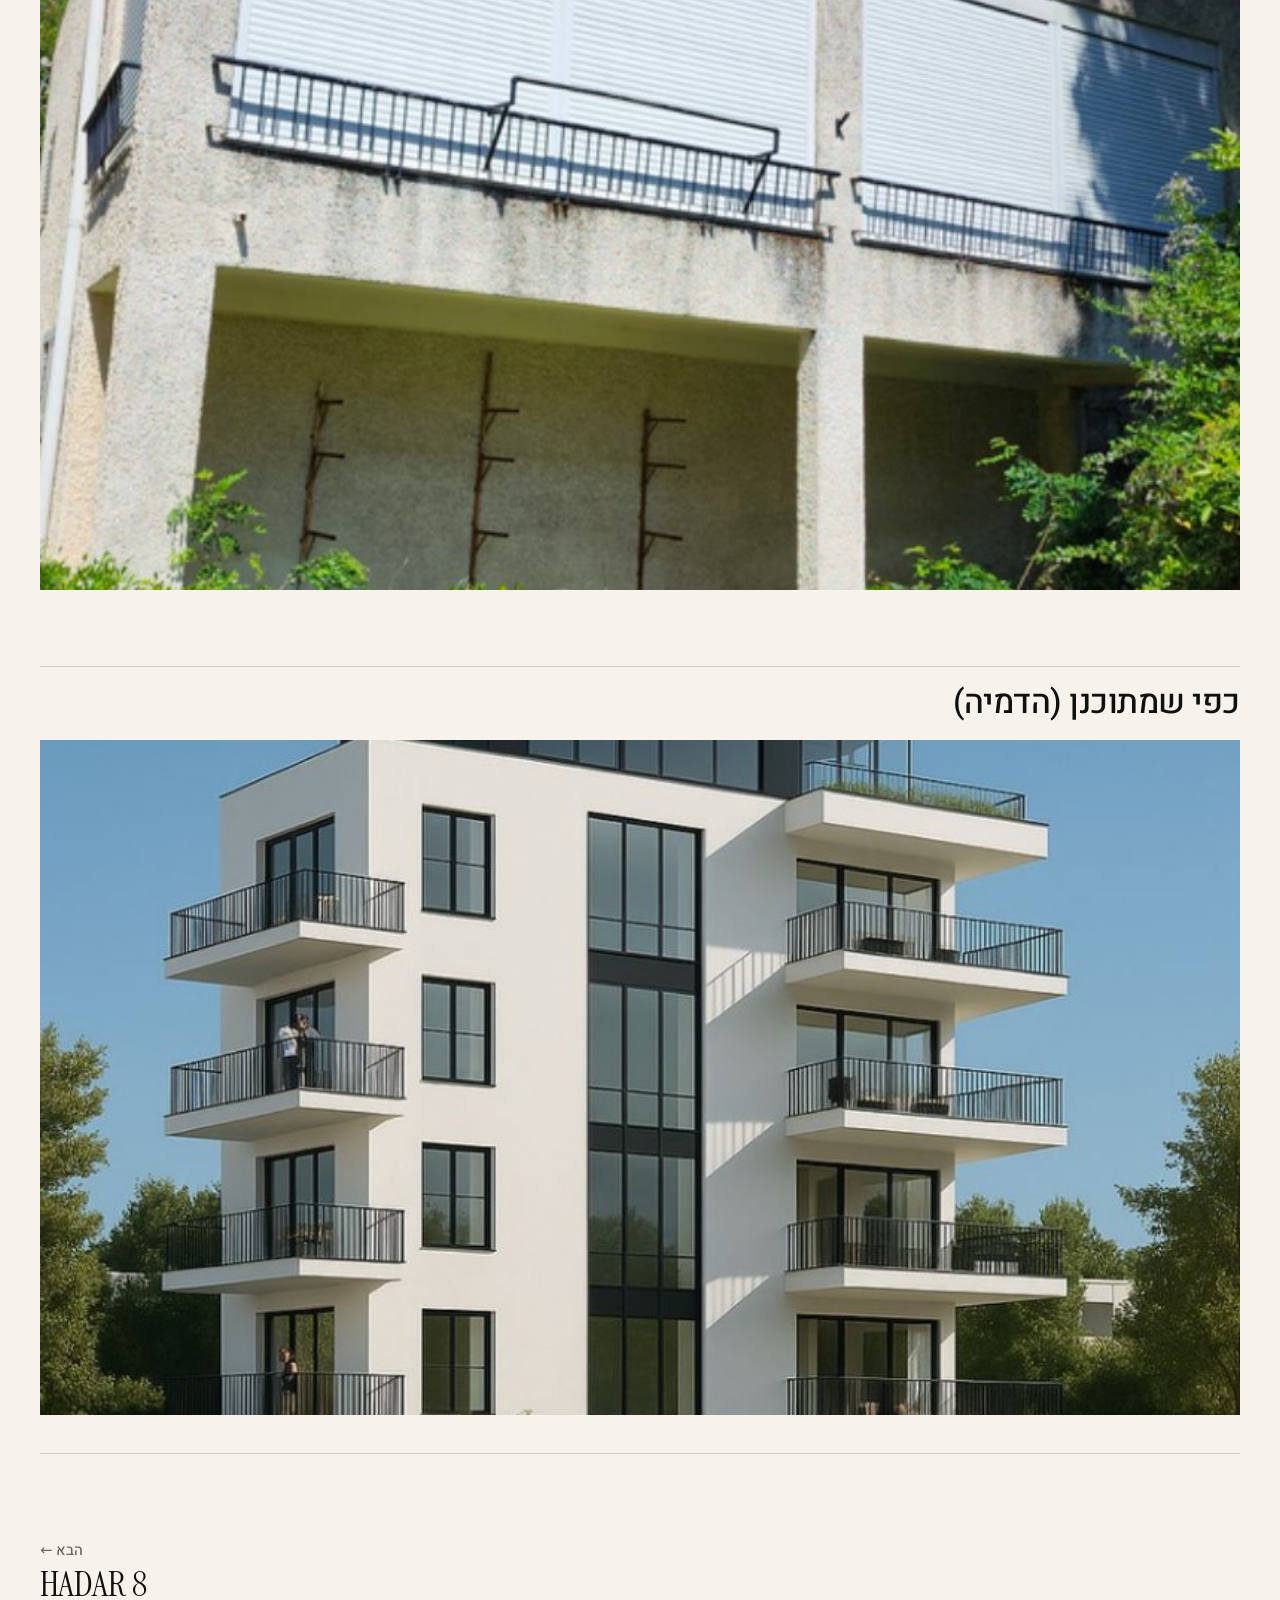
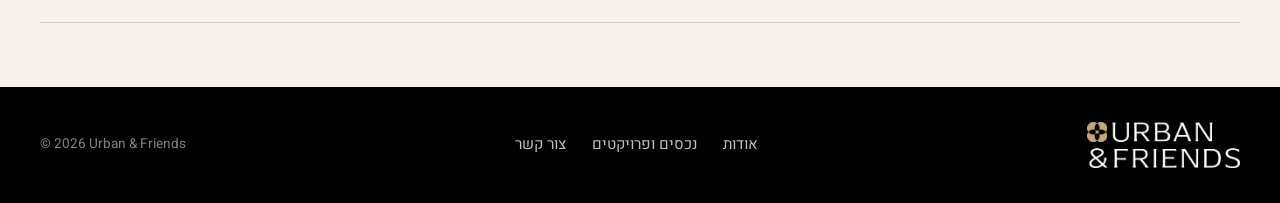
<file: urban-friends/project-nechemya-8.html>
<!doctype html>
<html lang="he" dir="rtl">
<head>
<meta charset="utf-8">
<meta name="viewport" content="width=device-width, initial-scale=1, viewport-fit=cover">
<title>Nechemya 8 · Urban & Friends</title>
<meta name="description" content="בניין קיים בנווה שאנן, כפי שהוא היום וכפי שהוא מתוכנן (הדמיה).">
<link rel="preconnect" href="https://fonts.googleapis.com"><link rel="preconnect" href="https://fonts.gstatic.com" crossorigin><link rel="stylesheet" href="https://fonts.googleapis.com/css2?family=Heebo:wght@300;400;500;600&family=Instrument+Serif&display=swap">
<style>
:root {
  --white: #ffffff; --black: #000000; --gold: #C1A774; --stone: #6B655C; --sand: #E5DCC8; --cream: #F7F3EC; --ink: #111010;
  --line: rgba(17,16,16,.16); --line-dark: rgba(255,255,255,.18);
  --display: "Heebo", system-ui, -apple-system, "Segoe UI", sans-serif;
  --prop: "Instrument Serif", "Cormorant Garamond", Georgia, serif;
  --body: "Heebo", system-ui, -apple-system, "Segoe UI", sans-serif;
  --nav-h: 72px; color-scheme: light;
}
* { box-sizing: border-box; }
html { scroll-behavior: smooth; }
body { margin: 0; display: flex; flex-direction: column; min-height: 100vh; min-height: 100svh; direction: rtl; background: var(--cream); color: var(--ink); font-family: var(--body); font-size: 18px; line-height: 1.7; -webkit-font-smoothing: antialiased; }
img { max-width: 100%; display: block; }
main { flex: 1 0 auto; }
a { color: inherit; text-decoration: none; }
h1, h2, h3, h4, p { margin: 0; }

h1, h2, h3 { font-family: var(--display); font-weight: 500; line-height: 1.08; text-wrap: balance; letter-spacing: -.015em; }
:focus-visible { outline: 2px solid var(--gold); outline-offset: 3px; }
.wrap { width: 100%; max-width: 1320px; margin-inline: auto; padding-left: max(16px, env(safe-area-inset-left, 0px)); padding-right: max(16px, env(safe-area-inset-right, 0px)); }
@media (min-width: 900px) { .wrap { padding-left: max(40px, env(safe-area-inset-left, 0px)); padding-right: max(40px, env(safe-area-inset-right, 0px)); } }
.eyebrow { font-family: var(--display); font-size: 1.1rem; font-weight: 400; color: var(--stone); display: flex; align-items: center; gap: .9rem; }
.eyebrow::before { content: ""; width: 44px; height: 1px; background: var(--gold); flex: none; }
.label { font-family: var(--display); font-size: .92rem; font-weight: 500; color: var(--stone); }
.btn { display: inline-flex; align-items: center; gap: .7rem; justify-content: center; min-height: 52px; padding: 0 1.9rem; border-radius: 2px; font: 500 1rem/1 var(--body); cursor: pointer; border: 1px solid var(--black); background: var(--black); color: var(--white); transition: background .2s, color .2s, border-color .2s; }
.btn:hover { background: var(--gold); border-color: var(--gold); color: var(--black); }
.btn.ghost { background: transparent; color: var(--black); }
.btn.ghost:hover { background: var(--black); color: var(--white); }
.btn.white { background: var(--white); border-color: var(--white); color: var(--black); }
.btn.white:hover { background: var(--gold); border-color: var(--gold); }
.btn.gold { background: var(--gold); border-color: var(--gold); color: var(--black); }
.btn.gold:hover { background: var(--white); border-color: var(--white); }
.arrow { width: 18px; height: 18px; flex: none; }

/* empty image squares */
.ph { position: relative; background: var(--sand); overflow: hidden; aspect-ratio: var(--ar, 4 / 5); width: 100%; }
.ph::before { content: ""; position: absolute; inset: 0; background:
  linear-gradient(to top left, transparent calc(50% - .5px), rgba(193,167,116,.7) 50%, transparent calc(50% + .5px)),
  linear-gradient(to top right, transparent calc(50% - .5px), rgba(193,167,116,.7) 50%, transparent calc(50% + .5px)); }
.ph > span { position: absolute; inset-inline-start: 14px; bottom: 14px; z-index: 1; background: var(--cream); color: var(--stone); font-size: .78rem; letter-spacing: .06em; padding: .25rem .7rem; }
.ph.has::before, .ph.has > span { display: none; }
.ph.has img { position: absolute; inset: 0; width: 100%; height: 100%; object-fit: cover; transition: transform .6s ease; }

/* ---------- top bar ---------- */
.top { position: fixed; top: 0; left: 0; right: 0; z-index: 80; padding-top: env(safe-area-inset-top, 0px); color: var(--white); transition: background .3s; background: var(--black); }
.top.fade { background: linear-gradient(to bottom, rgba(0,0,0,.78) 0%, rgba(0,0,0,.45) 55%, rgba(0,0,0,0) 100%); }
.top.fade.solid { background: var(--black); }
.top .bar { direction: ltr; display: grid; grid-template-columns: 1fr auto 1fr; align-items: center; height: var(--nav-h); }
.burger { justify-self: start; width: 48px; height: 48px; border: 1px solid rgba(255,255,255,.45); background: rgba(0,0,0,.18); border-radius: 2px; display: grid; place-items: center; cursor: pointer; color: var(--white); transition: background .2s, border-color .2s; }
.burger:hover { background: var(--gold); border-color: var(--gold); color: var(--black); }
.burger svg { width: 24px; height: 24px; }
.top .brand img { height: 40px; width: 40px; }
.top .contact-link { direction: rtl; justify-self: end; font-size: .95rem; font-weight: 500; display: none; }
.top .contact-link:hover { color: var(--gold); }
@media (min-width: 700px) { .top .contact-link { display: inline; } }

/* ---------- menu drawer ---------- */
.scrim { position: fixed; inset: 0; z-index: 90; background: rgba(0,0,0,.55); opacity: 0; pointer-events: none; transition: opacity .3s; }
.scrim.open { opacity: 1; pointer-events: auto; }
.drawer { position: fixed; top: 0; bottom: 0; left: 0; z-index: 100; width: min(460px, 100%); background: var(--black); color: var(--white); transform: translateX(-102%); transition: transform .35s ease; overflow-y: auto; padding: calc(16px + env(safe-area-inset-top, 0px)) max(24px, env(safe-area-inset-left, 0px)) 40px; visibility: hidden; direction: ltr; }
.drawer nav { direction: rtl; }
.drawer.open { transform: none; visibility: visible; }
.drawer .close { width: 48px; height: 48px; border: 1px solid rgba(255,255,255,.45); background: transparent; border-radius: 2px; display: grid; place-items: center; cursor: pointer; color: var(--white); margin-bottom: 2rem; }
.drawer .close:hover { background: var(--gold); border-color: var(--gold); color: var(--black); }
.drawer .close svg { width: 22px; height: 22px; }
.drawer nav > a, .drawer .sub-toggle { display: flex; align-items: center; justify-content: space-between; width: 100%; padding: 1rem 0; border: 0; border-bottom: 1px solid var(--line-dark); background: none; color: var(--white); font-family: var(--display); font-weight: 500; font-size: 2.1rem; line-height: 1.15; text-align: start; cursor: pointer; }
.drawer nav > a:hover, .drawer .sub-toggle:hover { color: var(--gold); }
.drawer .chev { width: 22px; height: 22px; transition: transform .25s; flex: none; }
.drawer .sub-toggle[aria-expanded="true"] .chev { transform: rotate(180deg); }
.drawer .sub { display: none; padding: .6rem 0 1.2rem; border-bottom: 1px solid var(--line-dark); }
.drawer .sub.open { display: block; }
.drawer .sub a { display: flex; align-items: center; gap: .8rem; padding: .45rem 0; font-family: var(--prop); text-transform: uppercase; font-size: 1.6rem; color: rgba(255,255,255,.92); }
.drawer .sub a:hover { color: var(--gold); }
.drawer .sub a.all { font-family: var(--body); font-size: .95rem; font-weight: 500; color: var(--gold); padding-bottom: .8rem; text-transform: none; }
.drawer .sub .dot { width: 9px; height: 9px; border-radius: 50%; background: var(--c); flex: none; }

/* ---------- home ---------- */
.hero { position: relative; color: var(--white); isolation: isolate; min-height: min(88svh, 860px); display: flex; flex-direction: column; background: #2a2113 url("assets/hero.jpg") center 30% / cover no-repeat; }
.hero::before { content: ""; position: absolute; inset: 0; z-index: -1; background: linear-gradient(to bottom, rgba(0,0,0,.35) 0%, rgba(0,0,0,.12) 30%, rgba(0,0,0,.30) 62%, rgba(0,0,0,.74) 100%); }
.hero-logo { display: flex; justify-content: center; padding: calc(var(--nav-h) + clamp(1.4rem, 5vw, 3.6rem)) 1rem 0; }
.hero-logo img { width: min(540px, 76%); height: auto; filter: drop-shadow(0 2px 18px rgba(0,0,0,.35)); }
.hero-body { margin-top: auto; padding-block: clamp(2rem, 6vw, 5rem) clamp(1.6rem, 4vw, 3.4rem); }
.hero h1 { font-size: clamp(3rem, 7vw, 6.4rem); font-weight: 500; line-height: 1.02; letter-spacing: -.02em; }
.hero h1 em { display: block; font-style: normal; font-weight: 300; color: #E9DCBB; font-size: .86em; margin-top: .08em; }
.hero-lead { margin-top: 1.4rem; max-width: 36ch; font-size: clamp(1rem, 1.5vw, 1.2rem); color: rgba(255,255,255,.9); }
.hero .btn { margin-top: 2rem; }

.rail-sec { padding-block: clamp(3.2rem, 7vw, 6rem) clamp(2.4rem, 5vw, 4rem); }
.rail-head { display: flex; align-items: flex-end; justify-content: space-between; gap: 1.4rem; margin-bottom: clamp(1.6rem, 3vw, 2.6rem); flex-wrap: wrap; }
.rail-head h2 { font-size: clamp(2.4rem, 5vw, 4rem); margin-top: .8rem; }
.rail-tools { display: flex; align-items: center; gap: .8rem; }
.rail-tools .all { font-size: .95rem; font-weight: 500; margin-inline-end: .6rem; border-bottom: 1px solid var(--gold); padding-bottom: 2px; }
.rail-btn { width: 48px; height: 48px; border: 1px solid var(--line); border-radius: 2px; background: transparent; display: grid; place-items: center; cursor: pointer; color: var(--ink); transition: background .2s, color .2s; }
.rail-btn:hover { background: var(--black); color: var(--white); }
.rail-btn svg { width: 20px; height: 20px; }
.rail { display: flex; gap: clamp(1rem, 2vw, 1.6rem); overflow-x: auto; scroll-snap-type: x mandatory; scroll-padding-inline: max(16px, env(safe-area-inset-left, 0px)); padding-inline: max(16px, env(safe-area-inset-left, 0px)); padding-bottom: 1.4rem; scrollbar-width: thin; scrollbar-color: var(--gold) transparent; }
@media (min-width: 900px) { .rail { padding-inline: max(40px, calc((100vw - 1240px) / 2)); scroll-padding-inline: max(40px, calc((100vw - 1240px) / 2)); } }
.card { flex: 0 0 clamp(250px, 26vw, 360px); scroll-snap-align: start; display: block; }
.card .ph { --ar: 4 / 5; }
.card:hover .ph.has img { transform: scale(1.04); }
.card .meta { display: flex; align-items: center; gap: .7rem; margin-top: 1.1rem; }
.dot { width: 11px; height: 11px; border-radius: 50%; background: var(--c, var(--gold)); flex: none; }
.card h3 { direction: ltr; text-align: right; font-family: var(--prop); font-weight: 400; text-transform: uppercase; letter-spacing: 0; line-height: 1; font-size: clamp(2.3rem, 3.2vw, 3rem); margin-top: .3rem; }
.card .row { display: flex; align-items: center; justify-content: space-between; gap: 1rem; border-top: 1px solid var(--line); margin-top: .9rem; padding-top: .8rem; color: var(--stone); font-size: .95rem; }
.card .row .arrow { transition: transform .25s; }
.card:hover .row .arrow { transform: translateX(-6px); }

/* ---------- inner pages ---------- */
.page { padding-top: calc(var(--nav-h) + env(safe-area-inset-top, 0px)); }
.page-head { padding-block: clamp(2.6rem, 6vw, 5rem) clamp(1.8rem, 4vw, 3rem); }
.page-head h1 { font-size: clamp(3rem, 7vw, 6rem); margin-top: 1rem; }
.page-head .lead { margin-top: 1.4rem; max-width: 52ch; color: var(--stone); font-size: 1.15rem; }

.phero { position: relative; isolation: isolate; color: var(--white); min-height: min(92svh, 920px); display: flex; flex-direction: column; justify-content: flex-end; background: #2a2113 var(--img) center 40% / cover no-repeat; }
.phero::before { content: ""; position: absolute; inset: 0; z-index: -1; background: linear-gradient(to bottom, rgba(0,0,0,.30) 0%, rgba(0,0,0,.05) 28%, rgba(0,0,0,.22) 60%, rgba(0,0,0,.78) 100%); }
.phero-body { padding-block: clamp(2rem, 6vw, 5rem) clamp(1.8rem, 4vw, 3.2rem); display: grid; gap: 1rem; }
.phero .place { display: flex; align-items: center; gap: .8rem; }
.phero .place .label { color: rgba(255,255,255,.92); }
.phero h1 { direction: ltr; text-align: right; font-family: var(--prop); font-weight: 400; text-transform: uppercase; font-size: clamp(4rem, 13vw, 12rem); letter-spacing: 0; line-height: .9; }
.cue { display: inline-flex; align-items: center; gap: .7rem; width: fit-content; font-size: .95rem; font-weight: 500; margin-top: .6rem; color: rgba(255,255,255,.9); }
.cue svg { width: 18px; height: 18px; animation: bob 2s ease-in-out infinite; }
@keyframes bob { 0%, 100% { transform: translateY(0); } 50% { transform: translateY(5px); } }
.story { padding-block: clamp(3.4rem, 8vw, 7rem); display: grid; gap: 2rem; }
.story .label { padding-top: .6rem; }
.story .lead { font-family: var(--display); font-weight: 400; font-size: clamp(1.5rem, 2.8vw, 2.3rem); line-height: 1.5; max-width: 34ch; }
.story .facts { margin-top: 2.4rem; display: grid; gap: 0; max-width: 520px; }
.story .facts div { display: flex; justify-content: space-between; gap: 1.5rem; border-top: 1px solid var(--line); padding: .9rem 0; }
.story .facts div:last-child { border-bottom: 1px solid var(--line); }
.story .facts dt { color: var(--stone); font-size: .95rem; font-weight: 500; }
.story .facts dd { margin: 0; text-align: end; }
.story .btn { margin-top: 2rem; }
@media (min-width: 900px) { .story { grid-template-columns: 1fr 2.4fr; gap: 4rem; } }
.group { padding-block: clamp(1.4rem, 3vw, 2.4rem); }
.group-head { display: flex; align-items: baseline; gap: 1.2rem; border-top: 1px solid var(--line); padding-top: 1.1rem; margin-bottom: 1.2rem; }
.group-head h2 { font-size: clamp(1.5rem, 2.6vw, 2.1rem); font-weight: 500; }
.gallery { display: grid; gap: clamp(.6rem, 1.4vw, 1.1rem); grid-template-columns: repeat(2, 1fr); }
.gallery.one { grid-template-columns: 1fr; }
.gallery.three { grid-template-columns: repeat(2, 1fr); }
.gallery .shot { position: relative; display: block; width: 100%; border: 0; padding: 0; background: var(--sand); cursor: zoom-in; aspect-ratio: 4 / 3; overflow: hidden; }
.gallery .shot.ph { cursor: default; }
.gallery.one .shot { aspect-ratio: 16 / 9; }
.gallery .shot img { position: absolute; inset: 0; width: 100%; height: 100%; object-fit: cover; transition: transform .6s ease; }
.gallery .shot:hover img { transform: scale(1.03); }
.gallery .shot.wide { grid-column: 1 / -1; aspect-ratio: 16 / 9; }
@media (min-width: 800px) { .gallery.three { grid-template-columns: repeat(3, 1fr); } .gallery.three .shot.wide { grid-column: span 2; aspect-ratio: auto; } }
.lb { position: fixed; inset: 0; z-index: 120; background: rgba(0,0,0,.94); display: none; align-items: center; justify-content: center; padding: 3.4rem 1rem 1rem; }
.lb.open { display: flex; }
.lb img { max-width: 100%; max-height: 100%; object-fit: contain; }
.lb button { position: absolute; width: 48px; height: 48px; border: 1px solid rgba(255,255,255,.45); background: rgba(0,0,0,.35); border-radius: 2px; color: var(--white); cursor: pointer; display: grid; place-items: center; }
.lb button:hover { background: var(--gold); border-color: var(--gold); color: var(--black); }
.lb svg { width: 22px; height: 22px; }
.lb .x { top: 12px; left: 12px; } .lb .pv { right: 12px; top: 50%; } .lb .nx { left: 12px; top: 50%; }
.pager { display: grid; gap: 1rem; padding-block: clamp(2.4rem, 5vw, 4rem); border-top: 1px solid var(--line); }
.pager a { display: flex; flex-direction: column; gap: .3rem; padding: 1.2rem 0; border-bottom: 1px solid var(--line); }
.pager a:hover .pn { color: var(--stone); }
.pager .pn { direction: ltr; text-align: start; unicode-bidi: plaintext; font-family: var(--prop); text-transform: uppercase; font-size: 2.2rem; line-height: 1; }
.pager .next { text-align: start; }
.pager .next { text-align: end; }

.grid-projects { display: grid; gap: 2.4rem 1.6rem; grid-template-columns: repeat(2, 1fr); padding-bottom: clamp(3rem, 6vw, 5rem); }
@media (min-width: 900px) { .grid-projects { grid-template-columns: repeat(3, 1fr); } }
.grid-projects .card { flex: none; }

.about-grid { display: grid; gap: 2.4rem; padding-bottom: clamp(3rem, 6vw, 5rem); }
.about-grid .portrait { --ar: 4 / 5; max-width: 420px; }
.about-grid h2 { font-size: clamp(2.2rem, 4.6vw, 3.6rem); margin: 1rem 0 1.6rem; }
.about-grid p + p { margin-top: 1.1rem; }
.about-grid .copy p { color: var(--stone); max-width: 56ch; }
.tagline { font-family: var(--display); font-weight: 300; font-size: clamp(1.8rem, 3.4vw, 2.6rem); margin-top: 2rem; color: var(--ink); line-height: 1.15; }
.tagline::before { content: ""; display: block; width: 44px; height: 1px; background: var(--gold); margin-bottom: 1.2rem; }
@media (min-width: 900px) { .about-grid { grid-template-columns: 0.8fr 1.2fr; gap: 5rem; align-items: start; } }
.intro { padding-bottom: clamp(2.4rem, 5vw, 4rem); }
.intro h2 { font-size: clamp(2rem, 4vw, 3.2rem); max-width: 20ch; }
.intro p { margin-top: 1.2rem; max-width: 56ch; color: var(--stone); }

.contact-sec { background: var(--black); color: var(--white); }
.contact-grid h1.gt { color: var(--gold); font-size: clamp(3.6rem, 9vw, 7.5rem); margin: 0; }
.mail-line { display: inline-flex; align-items: center; gap: .7rem; margin-top: 1.4rem; color: rgba(255,255,255,.88); font-size: 1.05rem; }
.mail-line svg { width: 24px; height: 24px; color: var(--gold); flex: none; }
.mail-line:hover { color: var(--gold); }
.contact-grid { display: grid; gap: 3rem; padding-block: clamp(3rem, 7vw, 6rem); }
.contact-grid h1 { font-size: clamp(3rem, 6.4vw, 5.4rem); margin-block: 1rem 1.4rem; }
.contact-grid .lead { color: rgba(255,255,255,.72); max-width: 34ch; }
.contact-grid .label { color: var(--gold); }
.details { margin-top: 2.2rem; display: grid; gap: 1rem; }
.details div { display: flex; gap: 1.2rem; align-items: baseline; border-top: 1px solid var(--line-dark); padding-top: .9rem; }
.details .k { width: 5.5rem; flex: none; color: var(--gold); font-size: .95rem; }
.details .v { color: rgba(255,255,255,.85); unicode-bidi: plaintext; }
form { display: grid; gap: 1.6rem; align-content: start; }
.field { display: grid; gap: .3rem; }
.field label { font-size: .95rem; color: var(--gold); }
.field input, .field textarea { font: inherit; color: var(--white); background: transparent; border: 0; border-bottom: 1px solid rgba(255,255,255,.35); padding: .7rem 0; border-radius: 0; width: 100%; font-size: 1.1rem; }
.field input::placeholder, .field textarea::placeholder { color: rgba(255,255,255,.35); }
.field input:focus, .field textarea:focus { outline: 0; border-bottom-color: var(--gold); }
.field textarea { min-height: 110px; resize: vertical; }
.form-msg { color: var(--gold); font-size: .95rem; min-height: 1.4em; }
@media (min-width: 900px) { .contact-grid { grid-template-columns: 1fr 1fr; gap: 6rem; } }

.footer { background: var(--black); color: var(--white); padding-block: 2.2rem; }
.foot { display: grid; gap: 1.2rem; align-items: center; }
.foot img { height: 46px; width: auto; }
.foot nav { display: flex; flex-wrap: wrap; gap: .4rem 1.6rem; color: rgba(255,255,255,.75); font-size: .95rem; }
.foot nav a:hover { color: var(--gold); }
.foot p { color: rgba(255,255,255,.5); font-size: .85rem; }
@media (min-width: 800px) { .foot { grid-template-columns: auto 1fr auto; gap: 3rem; } .foot nav { justify-content: center; } }
@media (prefers-reduced-motion: reduce) { html { scroll-behavior: auto; } * { transition: none !important; } }
</style>
</head>
<body>
<header class="top fade" id="top">
  <div class="wrap bar">
    <button class="burger" id="burger" aria-label="פתיחת תפריט" aria-expanded="false" aria-controls="drawer">
      <svg viewBox="0 0 24 24" fill="none" stroke="currentColor" stroke-width="1.6" stroke-linecap="round"><path d="M3 7h18M3 12h18M3 17h18"/></svg>
    </button>
    <a class="brand" href="index.html" aria-label="Urban &amp; Friends, עמוד הבית"><img src="assets/mark-gold.png" alt="Urban &amp; Friends" width="40" height="40"></a>
    <a class="contact-link" href="contact.html">צור קשר</a>
  </div>
</header>
<div class="scrim" id="scrim"></div>
<aside class="drawer" id="drawer" aria-hidden="true" aria-label="תפריט">
  <button class="close" id="close" aria-label="סגירת תפריט"><svg viewBox="0 0 24 24" fill="none" stroke="currentColor" stroke-width="1.6" stroke-linecap="round"><path d="M5 5l14 14M19 5 5 19"/></svg></button>
  <nav>
    <a href="about.html">אודות</a>
    <button class="sub-toggle" id="sub-toggle" aria-expanded="false" aria-controls="sub">נכסים ופרויקטים
      <svg class="chev" viewBox="0 0 24 24" fill="none" stroke="currentColor" stroke-width="1.6" stroke-linecap="round" stroke-linejoin="round"><path d="M6 9l6 6 6-6"/></svg></button>
    <div class="sub" id="sub">
      <a class="all" href="projects.html">כל הפרויקטים ←</a>
      <a href="project-sirkin-1.html" style="--c:#254577"><i class="dot"></i>Sirkin 1</a><a href="project-herzliya-16.html" style="--c:#4B3369"><i class="dot"></i>Herzliya 16</a><a href="project-hameginim-18.html" style="--c:#3B5B42"><i class="dot"></i>Hameginim 18</a><a href="project-haganim-28.html" style="--c:#C1A774"><i class="dot"></i>HaGanim 28</a><a href="project-nechemya-8.html" style="--c:#C1A774"><i class="dot"></i>Nechemya 8</a><a href="project-hadar-8.html" style="--c:#C1A774"><i class="dot"></i>Hadar 8</a><a href="project-chasan-sukri-8.html" style="--c:#C1A774"><i class="dot"></i>Chasan Sukri 8</a><a href="project-diamond-beach.html" style="--c:#C1A774"><i class="dot"></i>Diamond Beach</a>
    </div>
    <a href="contact.html">צור קשר</a>
  </nav>
</aside>
<main>
  <section class="phero" style="--img:url('assets/p/nechemya-8-after.jpg')">
    <div class="wrap phero-body">
      <div class="place" style="--c:#C1A774"><i class="dot"></i><span class="label">חיפה · נווה שאנן</span></div>
      <h1>Nechemya 8</h1>
      <a class="cue" href="#story">הסיפור <svg viewBox="0 0 24 24" fill="none" stroke="currentColor" stroke-width="1.6" stroke-linecap="round" stroke-linejoin="round"><path d="M12 4v16M6 14l6 6 6-6"/></svg></a>
    </div>
  </section>
  <section class="wrap story" id="story">
    <p class="label">על הפרויקט</p>
    <div>
      <p class="lead">בניין קיים בנווה שאנן, כפי שהוא היום וכפי שהוא מתוכנן (הדמיה).</p>
      <dl class="facts"><div><dt>פרויקט</dt><dd style="direction:ltr">Nechemya 8</dd></div><div><dt>מיקום</dt><dd>חיפה · נווה שאנן</dd></div></dl>
      <a class="btn ghost" href="contact.html">שאלה על הפרויקט</a>
    </div>
  </section>
  <div class="wrap">
    <section class="group"><div class="group-head"><h2>היום</h2></div><div class="gallery one"><button class="shot" type="button" data-full="assets/p/nechemya-8-before.jpg" aria-label="הגדלת התמונה"><img src="assets/p/nechemya-8-before.jpg" alt="Nechemya 8, היום" loading="lazy"></button></div></section>
<section class="group"><div class="group-head"><h2>כפי שמתוכנן (הדמיה)</h2></div><div class="gallery one"><button class="shot" type="button" data-full="assets/p/nechemya-8-after.jpg" aria-label="הגדלת התמונה"><img src="assets/p/nechemya-8-after.jpg" alt="Nechemya 8, כפי שמתוכנן (הדמיה)" loading="lazy"></button></div></section>

    <div class="pager">
      <a class="next" href="project-hadar-8.html"><span class="label">הבא ←</span><span class="pn">Hadar 8</span></a>
    </div>
  </div>
</main>
<div class="lb" id="lb" role="dialog" aria-label="צפייה בתמונה" aria-hidden="true">
  <button class="x" id="lb-x" aria-label="סגירה"><svg viewBox="0 0 24 24" fill="none" stroke="currentColor" stroke-width="1.6" stroke-linecap="round"><path d="M5 5l14 14M19 5 5 19"/></svg></button>
  <button class="pv" id="lb-pv" aria-label="התמונה הקודמת"><svg viewBox="0 0 24 24" fill="none" stroke="currentColor" stroke-width="1.6" stroke-linecap="round" stroke-linejoin="round"><path d="M4 12h16M14 6l6 6-6 6"/></svg></button>
  <img id="lb-img" alt="">
  <button class="nx" id="lb-nx" aria-label="התמונה הבאה"><svg viewBox="0 0 24 24" fill="none" stroke="currentColor" stroke-width="1.6" stroke-linecap="round" stroke-linejoin="round"><path d="M20 12H4M10 6l-6 6 6 6"/></svg></button>
</div>
<footer class="footer"><div class="wrap foot">
  <img src="assets/logo-on-dark.png" alt="Urban &amp; Friends" width="150" height="46">
  <nav aria-label="תחתית"><a href="about.html">אודות</a><a href="projects.html">נכסים ופרויקטים</a><a href="contact.html">צור קשר</a></nav>
  <p dir="ltr">© 2026 Urban &amp; Friends</p>
</div></footer>
<script>
(function () {
  var d = document, drawer = d.getElementById('drawer'), scrim = d.getElementById('scrim'), burger = d.getElementById('burger');
  function setOpen(o) {
    drawer.classList.toggle('open', o); scrim.classList.toggle('open', o);
    burger.setAttribute('aria-expanded', o ? 'true' : 'false'); drawer.setAttribute('aria-hidden', o ? 'false' : 'true');
    if (o) { var c = d.getElementById('close'); if (c) c.focus(); } else { burger.focus(); }
  }
  burger.addEventListener('click', function () { setOpen(true); });
  d.getElementById('close').addEventListener('click', function () { setOpen(false); });
  scrim.addEventListener('click', function () { setOpen(false); });
  d.addEventListener('keydown', function (e) { if (e.key === 'Escape' && drawer.classList.contains('open')) setOpen(false); });
  var tg = d.getElementById('sub-toggle'), sub = d.getElementById('sub');
  tg.addEventListener('click', function () { var o = sub.classList.toggle('open'); tg.setAttribute('aria-expanded', o ? 'true' : 'false'); });
  var top = d.getElementById('top');
  if (top.classList.contains('fade')) {
    var chk = function () { top.classList.toggle('solid', window.scrollY > 60); };
    window.addEventListener('scroll', chk, { passive: true }); chk();
  }
  var rail = d.getElementById('rail');
  if (rail) {
    var step = function (dir) { var c = rail.querySelector('.card'); rail.scrollBy({ left: -dir * (c ? c.getBoundingClientRect().width + 20 : 300), behavior: 'smooth' }); };
    d.getElementById('rail-prev').addEventListener('click', function () { step(-1); });
    d.getElementById('rail-next').addEventListener('click', function () { step(1); });
  }
  var lb = d.getElementById('lb');
  if (lb) {
    var shots = [].slice.call(d.querySelectorAll('.shot[data-full]')), cur = 0, li = d.getElementById('lb-img');
    var show = function (n) { cur = (n + shots.length) % shots.length; li.src = shots[cur].getAttribute('data-full'); li.alt = shots[cur].querySelector('img').alt; };
    var openLb = function (n) { show(n); lb.classList.add('open'); lb.setAttribute('aria-hidden', 'false'); d.getElementById('lb-x').focus(); };
    var closeLb = function () { lb.classList.remove('open'); lb.setAttribute('aria-hidden', 'true'); };
    shots.forEach(function (b, n) { b.addEventListener('click', function () { openLb(n); }); });
    d.getElementById('lb-x').addEventListener('click', closeLb);
    d.getElementById('lb-pv').addEventListener('click', function () { show(cur - 1); });
    d.getElementById('lb-nx').addEventListener('click', function () { show(cur + 1); });
    lb.addEventListener('click', function (e) { if (e.target === lb) closeLb(); });
    d.addEventListener('keydown', function (e) { if (!lb.classList.contains('open')) return; if (e.key === 'Escape') closeLb(); if (e.key === 'ArrowRight') show(cur - 1); if (e.key === 'ArrowLeft') show(cur + 1); });
  }
  var f = d.getElementById('contact-form');
  if (f) f.addEventListener('submit', function (e) {
    e.preventDefault();
    d.getElementById('form-msg').textContent = 'זו גרסת עיצוב ראשונית. הטופס עדיין לא מחובר, ולכן ההודעה לא נשלחה.';
  });
})();
</script>
</body>
</html>
</file>
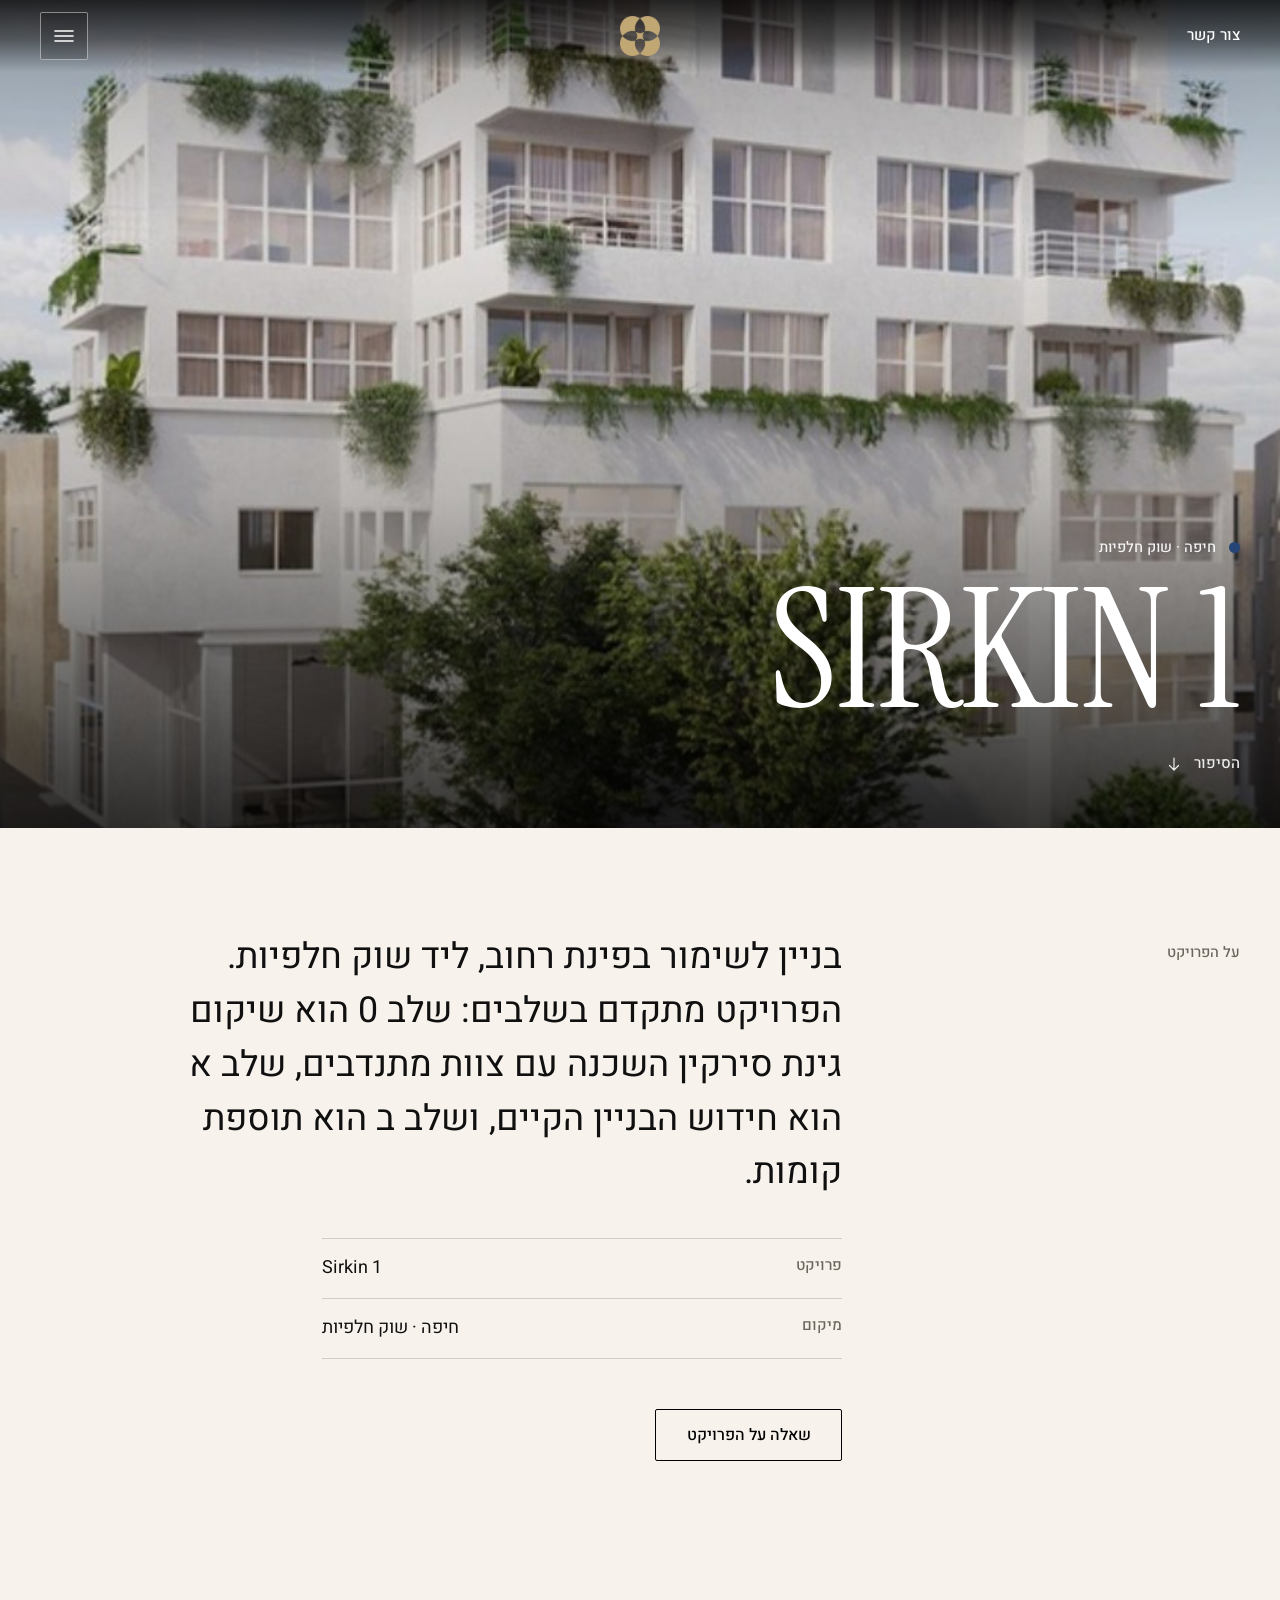
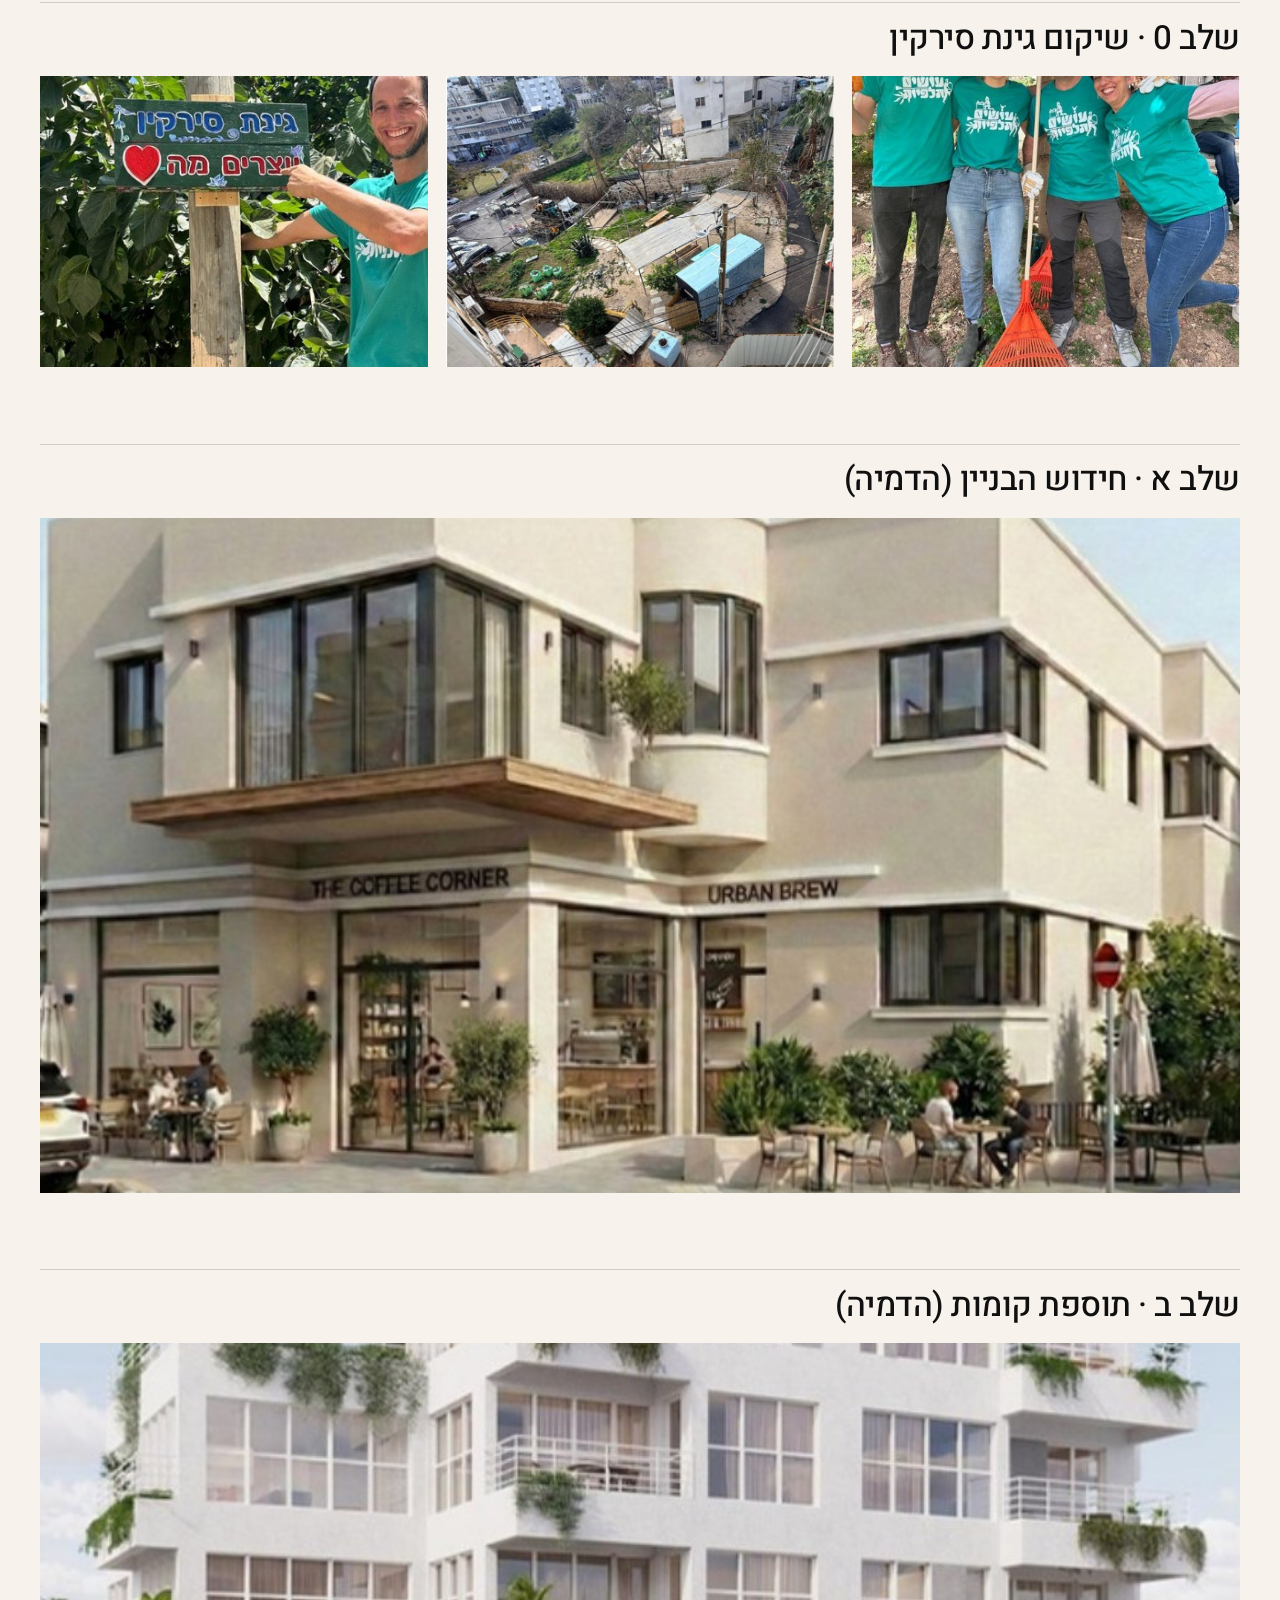
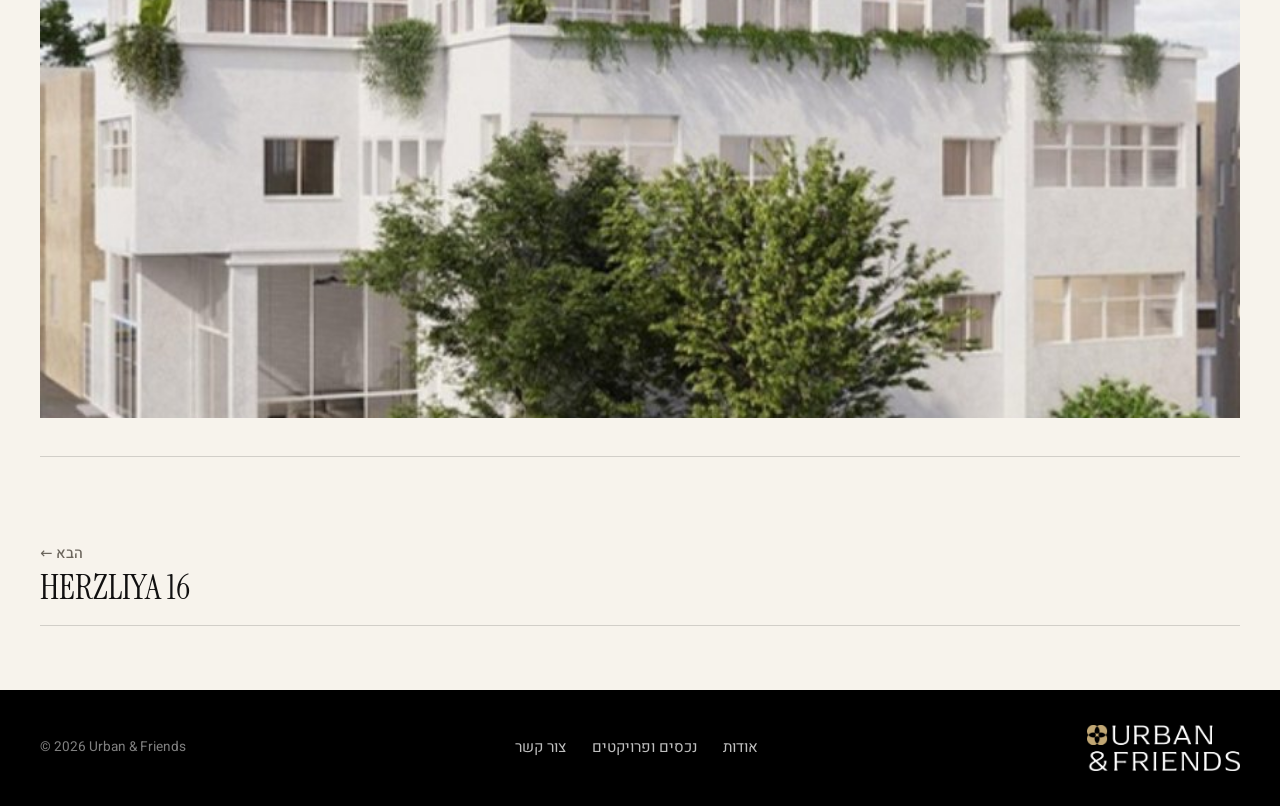
<file: urban-friends/project-sirkin-1.html>
<!doctype html>
<html lang="he" dir="rtl">
<head>
<meta charset="utf-8">
<meta name="viewport" content="width=device-width, initial-scale=1, viewport-fit=cover">
<title>Sirkin 1 · Urban & Friends</title>
<meta name="description" content="בניין לשימור בפינת רחוב, ליד שוק חלפיות. הפרויקט מתקדם בשלבים: שלב 0 הוא שיקום גינת סירקין השכנה עם צוות מתנדבים, שלב א הוא חידוש הבניין הקיים, ושלב ב הוא תוספת קומות.">
<link rel="preconnect" href="https://fonts.googleapis.com"><link rel="preconnect" href="https://fonts.gstatic.com" crossorigin><link rel="stylesheet" href="https://fonts.googleapis.com/css2?family=Heebo:wght@300;400;500;600&family=Instrument+Serif&display=swap">
<style>
:root {
  --white: #ffffff; --black: #000000; --gold: #C1A774; --stone: #6B655C; --sand: #E5DCC8; --cream: #F7F3EC; --ink: #111010;
  --line: rgba(17,16,16,.16); --line-dark: rgba(255,255,255,.18);
  --display: "Heebo", system-ui, -apple-system, "Segoe UI", sans-serif;
  --prop: "Instrument Serif", "Cormorant Garamond", Georgia, serif;
  --body: "Heebo", system-ui, -apple-system, "Segoe UI", sans-serif;
  --nav-h: 72px; color-scheme: light;
}
* { box-sizing: border-box; }
html { scroll-behavior: smooth; }
body { margin: 0; display: flex; flex-direction: column; min-height: 100vh; min-height: 100svh; direction: rtl; background: var(--cream); color: var(--ink); font-family: var(--body); font-size: 18px; line-height: 1.7; -webkit-font-smoothing: antialiased; }
img { max-width: 100%; display: block; }
main { flex: 1 0 auto; }
a { color: inherit; text-decoration: none; }
h1, h2, h3, h4, p { margin: 0; }

h1, h2, h3 { font-family: var(--display); font-weight: 500; line-height: 1.08; text-wrap: balance; letter-spacing: -.015em; }
:focus-visible { outline: 2px solid var(--gold); outline-offset: 3px; }
.wrap { width: 100%; max-width: 1320px; margin-inline: auto; padding-left: max(16px, env(safe-area-inset-left, 0px)); padding-right: max(16px, env(safe-area-inset-right, 0px)); }
@media (min-width: 900px) { .wrap { padding-left: max(40px, env(safe-area-inset-left, 0px)); padding-right: max(40px, env(safe-area-inset-right, 0px)); } }
.eyebrow { font-family: var(--display); font-size: 1.1rem; font-weight: 400; color: var(--stone); display: flex; align-items: center; gap: .9rem; }
.eyebrow::before { content: ""; width: 44px; height: 1px; background: var(--gold); flex: none; }
.label { font-family: var(--display); font-size: .92rem; font-weight: 500; color: var(--stone); }
.btn { display: inline-flex; align-items: center; gap: .7rem; justify-content: center; min-height: 52px; padding: 0 1.9rem; border-radius: 2px; font: 500 1rem/1 var(--body); cursor: pointer; border: 1px solid var(--black); background: var(--black); color: var(--white); transition: background .2s, color .2s, border-color .2s; }
.btn:hover { background: var(--gold); border-color: var(--gold); color: var(--black); }
.btn.ghost { background: transparent; color: var(--black); }
.btn.ghost:hover { background: var(--black); color: var(--white); }
.btn.white { background: var(--white); border-color: var(--white); color: var(--black); }
.btn.white:hover { background: var(--gold); border-color: var(--gold); }
.btn.gold { background: var(--gold); border-color: var(--gold); color: var(--black); }
.btn.gold:hover { background: var(--white); border-color: var(--white); }
.arrow { width: 18px; height: 18px; flex: none; }

/* empty image squares */
.ph { position: relative; background: var(--sand); overflow: hidden; aspect-ratio: var(--ar, 4 / 5); width: 100%; }
.ph::before { content: ""; position: absolute; inset: 0; background:
  linear-gradient(to top left, transparent calc(50% - .5px), rgba(193,167,116,.7) 50%, transparent calc(50% + .5px)),
  linear-gradient(to top right, transparent calc(50% - .5px), rgba(193,167,116,.7) 50%, transparent calc(50% + .5px)); }
.ph > span { position: absolute; inset-inline-start: 14px; bottom: 14px; z-index: 1; background: var(--cream); color: var(--stone); font-size: .78rem; letter-spacing: .06em; padding: .25rem .7rem; }
.ph.has::before, .ph.has > span { display: none; }
.ph.has img { position: absolute; inset: 0; width: 100%; height: 100%; object-fit: cover; transition: transform .6s ease; }

/* ---------- top bar ---------- */
.top { position: fixed; top: 0; left: 0; right: 0; z-index: 80; padding-top: env(safe-area-inset-top, 0px); color: var(--white); transition: background .3s; background: var(--black); }
.top.fade { background: linear-gradient(to bottom, rgba(0,0,0,.78) 0%, rgba(0,0,0,.45) 55%, rgba(0,0,0,0) 100%); }
.top.fade.solid { background: var(--black); }
.top .bar { direction: ltr; display: grid; grid-template-columns: 1fr auto 1fr; align-items: center; height: var(--nav-h); }
.burger { justify-self: start; width: 48px; height: 48px; border: 1px solid rgba(255,255,255,.45); background: rgba(0,0,0,.18); border-radius: 2px; display: grid; place-items: center; cursor: pointer; color: var(--white); transition: background .2s, border-color .2s; }
.burger:hover { background: var(--gold); border-color: var(--gold); color: var(--black); }
.burger svg { width: 24px; height: 24px; }
.top .brand img { height: 40px; width: 40px; }
.top .contact-link { direction: rtl; justify-self: end; font-size: .95rem; font-weight: 500; display: none; }
.top .contact-link:hover { color: var(--gold); }
@media (min-width: 700px) { .top .contact-link { display: inline; } }

/* ---------- menu drawer ---------- */
.scrim { position: fixed; inset: 0; z-index: 90; background: rgba(0,0,0,.55); opacity: 0; pointer-events: none; transition: opacity .3s; }
.scrim.open { opacity: 1; pointer-events: auto; }
.drawer { position: fixed; top: 0; bottom: 0; left: 0; z-index: 100; width: min(460px, 100%); background: var(--black); color: var(--white); transform: translateX(-102%); transition: transform .35s ease; overflow-y: auto; padding: calc(16px + env(safe-area-inset-top, 0px)) max(24px, env(safe-area-inset-left, 0px)) 40px; visibility: hidden; direction: ltr; }
.drawer nav { direction: rtl; }
.drawer.open { transform: none; visibility: visible; }
.drawer .close { width: 48px; height: 48px; border: 1px solid rgba(255,255,255,.45); background: transparent; border-radius: 2px; display: grid; place-items: center; cursor: pointer; color: var(--white); margin-bottom: 2rem; }
.drawer .close:hover { background: var(--gold); border-color: var(--gold); color: var(--black); }
.drawer .close svg { width: 22px; height: 22px; }
.drawer nav > a, .drawer .sub-toggle { display: flex; align-items: center; justify-content: space-between; width: 100%; padding: 1rem 0; border: 0; border-bottom: 1px solid var(--line-dark); background: none; color: var(--white); font-family: var(--display); font-weight: 500; font-size: 2.1rem; line-height: 1.15; text-align: start; cursor: pointer; }
.drawer nav > a:hover, .drawer .sub-toggle:hover { color: var(--gold); }
.drawer .chev { width: 22px; height: 22px; transition: transform .25s; flex: none; }
.drawer .sub-toggle[aria-expanded="true"] .chev { transform: rotate(180deg); }
.drawer .sub { display: none; padding: .6rem 0 1.2rem; border-bottom: 1px solid var(--line-dark); }
.drawer .sub.open { display: block; }
.drawer .sub a { display: flex; align-items: center; gap: .8rem; padding: .45rem 0; font-family: var(--prop); text-transform: uppercase; font-size: 1.6rem; color: rgba(255,255,255,.92); }
.drawer .sub a:hover { color: var(--gold); }
.drawer .sub a.all { font-family: var(--body); font-size: .95rem; font-weight: 500; color: var(--gold); padding-bottom: .8rem; text-transform: none; }
.drawer .sub .dot { width: 9px; height: 9px; border-radius: 50%; background: var(--c); flex: none; }

/* ---------- home ---------- */
.hero { position: relative; color: var(--white); isolation: isolate; min-height: min(88svh, 860px); display: flex; flex-direction: column; background: #2a2113 url("assets/hero.jpg") center 30% / cover no-repeat; }
.hero::before { content: ""; position: absolute; inset: 0; z-index: -1; background: linear-gradient(to bottom, rgba(0,0,0,.35) 0%, rgba(0,0,0,.12) 30%, rgba(0,0,0,.30) 62%, rgba(0,0,0,.74) 100%); }
.hero-logo { display: flex; justify-content: center; padding: calc(var(--nav-h) + clamp(1.4rem, 5vw, 3.6rem)) 1rem 0; }
.hero-logo img { width: min(540px, 76%); height: auto; filter: drop-shadow(0 2px 18px rgba(0,0,0,.35)); }
.hero-body { margin-top: auto; padding-block: clamp(2rem, 6vw, 5rem) clamp(1.6rem, 4vw, 3.4rem); }
.hero h1 { font-size: clamp(3rem, 7vw, 6.4rem); font-weight: 500; line-height: 1.02; letter-spacing: -.02em; }
.hero h1 em { display: block; font-style: normal; font-weight: 300; color: #E9DCBB; font-size: .86em; margin-top: .08em; }
.hero-lead { margin-top: 1.4rem; max-width: 36ch; font-size: clamp(1rem, 1.5vw, 1.2rem); color: rgba(255,255,255,.9); }
.hero .btn { margin-top: 2rem; }

.rail-sec { padding-block: clamp(3.2rem, 7vw, 6rem) clamp(2.4rem, 5vw, 4rem); }
.rail-head { display: flex; align-items: flex-end; justify-content: space-between; gap: 1.4rem; margin-bottom: clamp(1.6rem, 3vw, 2.6rem); flex-wrap: wrap; }
.rail-head h2 { font-size: clamp(2.4rem, 5vw, 4rem); margin-top: .8rem; }
.rail-tools { display: flex; align-items: center; gap: .8rem; }
.rail-tools .all { font-size: .95rem; font-weight: 500; margin-inline-end: .6rem; border-bottom: 1px solid var(--gold); padding-bottom: 2px; }
.rail-btn { width: 48px; height: 48px; border: 1px solid var(--line); border-radius: 2px; background: transparent; display: grid; place-items: center; cursor: pointer; color: var(--ink); transition: background .2s, color .2s; }
.rail-btn:hover { background: var(--black); color: var(--white); }
.rail-btn svg { width: 20px; height: 20px; }
.rail { display: flex; gap: clamp(1rem, 2vw, 1.6rem); overflow-x: auto; scroll-snap-type: x mandatory; scroll-padding-inline: max(16px, env(safe-area-inset-left, 0px)); padding-inline: max(16px, env(safe-area-inset-left, 0px)); padding-bottom: 1.4rem; scrollbar-width: thin; scrollbar-color: var(--gold) transparent; }
@media (min-width: 900px) { .rail { padding-inline: max(40px, calc((100vw - 1240px) / 2)); scroll-padding-inline: max(40px, calc((100vw - 1240px) / 2)); } }
.card { flex: 0 0 clamp(250px, 26vw, 360px); scroll-snap-align: start; display: block; }
.card .ph { --ar: 4 / 5; }
.card:hover .ph.has img { transform: scale(1.04); }
.card .meta { display: flex; align-items: center; gap: .7rem; margin-top: 1.1rem; }
.dot { width: 11px; height: 11px; border-radius: 50%; background: var(--c, var(--gold)); flex: none; }
.card h3 { direction: ltr; text-align: right; font-family: var(--prop); font-weight: 400; text-transform: uppercase; letter-spacing: 0; line-height: 1; font-size: clamp(2.3rem, 3.2vw, 3rem); margin-top: .3rem; }
.card .row { display: flex; align-items: center; justify-content: space-between; gap: 1rem; border-top: 1px solid var(--line); margin-top: .9rem; padding-top: .8rem; color: var(--stone); font-size: .95rem; }
.card .row .arrow { transition: transform .25s; }
.card:hover .row .arrow { transform: translateX(-6px); }

/* ---------- inner pages ---------- */
.page { padding-top: calc(var(--nav-h) + env(safe-area-inset-top, 0px)); }
.page-head { padding-block: clamp(2.6rem, 6vw, 5rem) clamp(1.8rem, 4vw, 3rem); }
.page-head h1 { font-size: clamp(3rem, 7vw, 6rem); margin-top: 1rem; }
.page-head .lead { margin-top: 1.4rem; max-width: 52ch; color: var(--stone); font-size: 1.15rem; }

.phero { position: relative; isolation: isolate; color: var(--white); min-height: min(92svh, 920px); display: flex; flex-direction: column; justify-content: flex-end; background: #2a2113 var(--img) center 40% / cover no-repeat; }
.phero::before { content: ""; position: absolute; inset: 0; z-index: -1; background: linear-gradient(to bottom, rgba(0,0,0,.30) 0%, rgba(0,0,0,.05) 28%, rgba(0,0,0,.22) 60%, rgba(0,0,0,.78) 100%); }
.phero-body { padding-block: clamp(2rem, 6vw, 5rem) clamp(1.8rem, 4vw, 3.2rem); display: grid; gap: 1rem; }
.phero .place { display: flex; align-items: center; gap: .8rem; }
.phero .place .label { color: rgba(255,255,255,.92); }
.phero h1 { direction: ltr; text-align: right; font-family: var(--prop); font-weight: 400; text-transform: uppercase; font-size: clamp(4rem, 13vw, 12rem); letter-spacing: 0; line-height: .9; }
.cue { display: inline-flex; align-items: center; gap: .7rem; width: fit-content; font-size: .95rem; font-weight: 500; margin-top: .6rem; color: rgba(255,255,255,.9); }
.cue svg { width: 18px; height: 18px; animation: bob 2s ease-in-out infinite; }
@keyframes bob { 0%, 100% { transform: translateY(0); } 50% { transform: translateY(5px); } }
.story { padding-block: clamp(3.4rem, 8vw, 7rem); display: grid; gap: 2rem; }
.story .label { padding-top: .6rem; }
.story .lead { font-family: var(--display); font-weight: 400; font-size: clamp(1.5rem, 2.8vw, 2.3rem); line-height: 1.5; max-width: 34ch; }
.story .facts { margin-top: 2.4rem; display: grid; gap: 0; max-width: 520px; }
.story .facts div { display: flex; justify-content: space-between; gap: 1.5rem; border-top: 1px solid var(--line); padding: .9rem 0; }
.story .facts div:last-child { border-bottom: 1px solid var(--line); }
.story .facts dt { color: var(--stone); font-size: .95rem; font-weight: 500; }
.story .facts dd { margin: 0; text-align: end; }
.story .btn { margin-top: 2rem; }
@media (min-width: 900px) { .story { grid-template-columns: 1fr 2.4fr; gap: 4rem; } }
.group { padding-block: clamp(1.4rem, 3vw, 2.4rem); }
.group-head { display: flex; align-items: baseline; gap: 1.2rem; border-top: 1px solid var(--line); padding-top: 1.1rem; margin-bottom: 1.2rem; }
.group-head h2 { font-size: clamp(1.5rem, 2.6vw, 2.1rem); font-weight: 500; }
.gallery { display: grid; gap: clamp(.6rem, 1.4vw, 1.1rem); grid-template-columns: repeat(2, 1fr); }
.gallery.one { grid-template-columns: 1fr; }
.gallery.three { grid-template-columns: repeat(2, 1fr); }
.gallery .shot { position: relative; display: block; width: 100%; border: 0; padding: 0; background: var(--sand); cursor: zoom-in; aspect-ratio: 4 / 3; overflow: hidden; }
.gallery .shot.ph { cursor: default; }
.gallery.one .shot { aspect-ratio: 16 / 9; }
.gallery .shot img { position: absolute; inset: 0; width: 100%; height: 100%; object-fit: cover; transition: transform .6s ease; }
.gallery .shot:hover img { transform: scale(1.03); }
.gallery .shot.wide { grid-column: 1 / -1; aspect-ratio: 16 / 9; }
@media (min-width: 800px) { .gallery.three { grid-template-columns: repeat(3, 1fr); } .gallery.three .shot.wide { grid-column: span 2; aspect-ratio: auto; } }
.lb { position: fixed; inset: 0; z-index: 120; background: rgba(0,0,0,.94); display: none; align-items: center; justify-content: center; padding: 3.4rem 1rem 1rem; }
.lb.open { display: flex; }
.lb img { max-width: 100%; max-height: 100%; object-fit: contain; }
.lb button { position: absolute; width: 48px; height: 48px; border: 1px solid rgba(255,255,255,.45); background: rgba(0,0,0,.35); border-radius: 2px; color: var(--white); cursor: pointer; display: grid; place-items: center; }
.lb button:hover { background: var(--gold); border-color: var(--gold); color: var(--black); }
.lb svg { width: 22px; height: 22px; }
.lb .x { top: 12px; left: 12px; } .lb .pv { right: 12px; top: 50%; } .lb .nx { left: 12px; top: 50%; }
.pager { display: grid; gap: 1rem; padding-block: clamp(2.4rem, 5vw, 4rem); border-top: 1px solid var(--line); }
.pager a { display: flex; flex-direction: column; gap: .3rem; padding: 1.2rem 0; border-bottom: 1px solid var(--line); }
.pager a:hover .pn { color: var(--stone); }
.pager .pn { direction: ltr; text-align: start; unicode-bidi: plaintext; font-family: var(--prop); text-transform: uppercase; font-size: 2.2rem; line-height: 1; }
.pager .next { text-align: start; }
.pager .next { text-align: end; }

.grid-projects { display: grid; gap: 2.4rem 1.6rem; grid-template-columns: repeat(2, 1fr); padding-bottom: clamp(3rem, 6vw, 5rem); }
@media (min-width: 900px) { .grid-projects { grid-template-columns: repeat(3, 1fr); } }
.grid-projects .card { flex: none; }

.about-grid { display: grid; gap: 2.4rem; padding-bottom: clamp(3rem, 6vw, 5rem); }
.about-grid .portrait { --ar: 4 / 5; max-width: 420px; }
.about-grid h2 { font-size: clamp(2.2rem, 4.6vw, 3.6rem); margin: 1rem 0 1.6rem; }
.about-grid p + p { margin-top: 1.1rem; }
.about-grid .copy p { color: var(--stone); max-width: 56ch; }
.tagline { font-family: var(--display); font-weight: 300; font-size: clamp(1.8rem, 3.4vw, 2.6rem); margin-top: 2rem; color: var(--ink); line-height: 1.15; }
.tagline::before { content: ""; display: block; width: 44px; height: 1px; background: var(--gold); margin-bottom: 1.2rem; }
@media (min-width: 900px) { .about-grid { grid-template-columns: 0.8fr 1.2fr; gap: 5rem; align-items: start; } }
.intro { padding-bottom: clamp(2.4rem, 5vw, 4rem); }
.intro h2 { font-size: clamp(2rem, 4vw, 3.2rem); max-width: 20ch; }
.intro p { margin-top: 1.2rem; max-width: 56ch; color: var(--stone); }

.contact-sec { background: var(--black); color: var(--white); }
.contact-grid h1.gt { color: var(--gold); font-size: clamp(3.6rem, 9vw, 7.5rem); margin: 0; }
.mail-line { display: inline-flex; align-items: center; gap: .7rem; margin-top: 1.4rem; color: rgba(255,255,255,.88); font-size: 1.05rem; }
.mail-line svg { width: 24px; height: 24px; color: var(--gold); flex: none; }
.mail-line:hover { color: var(--gold); }
.contact-grid { display: grid; gap: 3rem; padding-block: clamp(3rem, 7vw, 6rem); }
.contact-grid h1 { font-size: clamp(3rem, 6.4vw, 5.4rem); margin-block: 1rem 1.4rem; }
.contact-grid .lead { color: rgba(255,255,255,.72); max-width: 34ch; }
.contact-grid .label { color: var(--gold); }
.details { margin-top: 2.2rem; display: grid; gap: 1rem; }
.details div { display: flex; gap: 1.2rem; align-items: baseline; border-top: 1px solid var(--line-dark); padding-top: .9rem; }
.details .k { width: 5.5rem; flex: none; color: var(--gold); font-size: .95rem; }
.details .v { color: rgba(255,255,255,.85); unicode-bidi: plaintext; }
form { display: grid; gap: 1.6rem; align-content: start; }
.field { display: grid; gap: .3rem; }
.field label { font-size: .95rem; color: var(--gold); }
.field input, .field textarea { font: inherit; color: var(--white); background: transparent; border: 0; border-bottom: 1px solid rgba(255,255,255,.35); padding: .7rem 0; border-radius: 0; width: 100%; font-size: 1.1rem; }
.field input::placeholder, .field textarea::placeholder { color: rgba(255,255,255,.35); }
.field input:focus, .field textarea:focus { outline: 0; border-bottom-color: var(--gold); }
.field textarea { min-height: 110px; resize: vertical; }
.form-msg { color: var(--gold); font-size: .95rem; min-height: 1.4em; }
@media (min-width: 900px) { .contact-grid { grid-template-columns: 1fr 1fr; gap: 6rem; } }

.footer { background: var(--black); color: var(--white); padding-block: 2.2rem; }
.foot { display: grid; gap: 1.2rem; align-items: center; }
.foot img { height: 46px; width: auto; }
.foot nav { display: flex; flex-wrap: wrap; gap: .4rem 1.6rem; color: rgba(255,255,255,.75); font-size: .95rem; }
.foot nav a:hover { color: var(--gold); }
.foot p { color: rgba(255,255,255,.5); font-size: .85rem; }
@media (min-width: 800px) { .foot { grid-template-columns: auto 1fr auto; gap: 3rem; } .foot nav { justify-content: center; } }
@media (prefers-reduced-motion: reduce) { html { scroll-behavior: auto; } * { transition: none !important; } }
</style>
</head>
<body>
<header class="top fade" id="top">
  <div class="wrap bar">
    <button class="burger" id="burger" aria-label="פתיחת תפריט" aria-expanded="false" aria-controls="drawer">
      <svg viewBox="0 0 24 24" fill="none" stroke="currentColor" stroke-width="1.6" stroke-linecap="round"><path d="M3 7h18M3 12h18M3 17h18"/></svg>
    </button>
    <a class="brand" href="index.html" aria-label="Urban &amp; Friends, עמוד הבית"><img src="assets/mark-gold.png" alt="Urban &amp; Friends" width="40" height="40"></a>
    <a class="contact-link" href="contact.html">צור קשר</a>
  </div>
</header>
<div class="scrim" id="scrim"></div>
<aside class="drawer" id="drawer" aria-hidden="true" aria-label="תפריט">
  <button class="close" id="close" aria-label="סגירת תפריט"><svg viewBox="0 0 24 24" fill="none" stroke="currentColor" stroke-width="1.6" stroke-linecap="round"><path d="M5 5l14 14M19 5 5 19"/></svg></button>
  <nav>
    <a href="about.html">אודות</a>
    <button class="sub-toggle" id="sub-toggle" aria-expanded="false" aria-controls="sub">נכסים ופרויקטים
      <svg class="chev" viewBox="0 0 24 24" fill="none" stroke="currentColor" stroke-width="1.6" stroke-linecap="round" stroke-linejoin="round"><path d="M6 9l6 6 6-6"/></svg></button>
    <div class="sub" id="sub">
      <a class="all" href="projects.html">כל הפרויקטים ←</a>
      <a href="project-sirkin-1.html" style="--c:#254577"><i class="dot"></i>Sirkin 1</a><a href="project-herzliya-16.html" style="--c:#4B3369"><i class="dot"></i>Herzliya 16</a><a href="project-hameginim-18.html" style="--c:#3B5B42"><i class="dot"></i>Hameginim 18</a><a href="project-haganim-28.html" style="--c:#C1A774"><i class="dot"></i>HaGanim 28</a><a href="project-nechemya-8.html" style="--c:#C1A774"><i class="dot"></i>Nechemya 8</a><a href="project-hadar-8.html" style="--c:#C1A774"><i class="dot"></i>Hadar 8</a><a href="project-chasan-sukri-8.html" style="--c:#C1A774"><i class="dot"></i>Chasan Sukri 8</a><a href="project-diamond-beach.html" style="--c:#C1A774"><i class="dot"></i>Diamond Beach</a>
    </div>
    <a href="contact.html">צור קשר</a>
  </nav>
</aside>
<main>
  <section class="phero" style="--img:url('assets/p/sirkin-1-cover.jpg')">
    <div class="wrap phero-body">
      <div class="place" style="--c:#254577"><i class="dot"></i><span class="label">חיפה · שוק חלפיות</span></div>
      <h1>Sirkin 1</h1>
      <a class="cue" href="#story">הסיפור <svg viewBox="0 0 24 24" fill="none" stroke="currentColor" stroke-width="1.6" stroke-linecap="round" stroke-linejoin="round"><path d="M12 4v16M6 14l6 6 6-6"/></svg></a>
    </div>
  </section>
  <section class="wrap story" id="story">
    <p class="label">על הפרויקט</p>
    <div>
      <p class="lead">בניין לשימור בפינת רחוב, ליד שוק חלפיות. הפרויקט מתקדם בשלבים: שלב 0 הוא שיקום גינת סירקין השכנה עם צוות מתנדבים, שלב א הוא חידוש הבניין הקיים, ושלב ב הוא תוספת קומות.</p>
      <dl class="facts"><div><dt>פרויקט</dt><dd style="direction:ltr">Sirkin 1</dd></div><div><dt>מיקום</dt><dd>חיפה · שוק חלפיות</dd></div></dl>
      <a class="btn ghost" href="contact.html">שאלה על הפרויקט</a>
    </div>
  </section>
  <div class="wrap">
    <section class="group"><div class="group-head"><h2>שלב 0 · שיקום גינת סירקין</h2></div><div class="gallery three"><button class="shot" type="button" data-full="assets/p/sirkin-1-garden-1.jpg" aria-label="הגדלת התמונה"><img src="assets/p/sirkin-1-garden-1.jpg" alt="Sirkin 1, שלב 0 · שיקום גינת סירקין" loading="lazy"></button><button class="shot" type="button" data-full="assets/p/sirkin-1-garden-2.jpg" aria-label="הגדלת התמונה"><img src="assets/p/sirkin-1-garden-2.jpg" alt="Sirkin 1, שלב 0 · שיקום גינת סירקין" loading="lazy"></button><button class="shot" type="button" data-full="assets/p/sirkin-1-garden-3.jpg" aria-label="הגדלת התמונה"><img src="assets/p/sirkin-1-garden-3.jpg" alt="Sirkin 1, שלב 0 · שיקום גינת סירקין" loading="lazy"></button></div></section>
<section class="group"><div class="group-head"><h2>שלב א · חידוש הבניין (הדמיה)</h2></div><div class="gallery one"><button class="shot" type="button" data-full="assets/p/sirkin-1-phase-a.jpg" aria-label="הגדלת התמונה"><img src="assets/p/sirkin-1-phase-a.jpg" alt="Sirkin 1, שלב א · חידוש הבניין (הדמיה)" loading="lazy"></button></div></section>
<section class="group"><div class="group-head"><h2>שלב ב · תוספת קומות (הדמיה)</h2></div><div class="gallery one"><button class="shot" type="button" data-full="assets/p/sirkin-1-cover.jpg" aria-label="הגדלת התמונה"><img src="assets/p/sirkin-1-cover.jpg" alt="Sirkin 1, שלב ב · תוספת קומות (הדמיה)" loading="lazy"></button></div></section>

    <div class="pager">
      <a class="next" href="project-herzliya-16.html"><span class="label">הבא ←</span><span class="pn">Herzliya 16</span></a>
    </div>
  </div>
</main>
<div class="lb" id="lb" role="dialog" aria-label="צפייה בתמונה" aria-hidden="true">
  <button class="x" id="lb-x" aria-label="סגירה"><svg viewBox="0 0 24 24" fill="none" stroke="currentColor" stroke-width="1.6" stroke-linecap="round"><path d="M5 5l14 14M19 5 5 19"/></svg></button>
  <button class="pv" id="lb-pv" aria-label="התמונה הקודמת"><svg viewBox="0 0 24 24" fill="none" stroke="currentColor" stroke-width="1.6" stroke-linecap="round" stroke-linejoin="round"><path d="M4 12h16M14 6l6 6-6 6"/></svg></button>
  <img id="lb-img" alt="">
  <button class="nx" id="lb-nx" aria-label="התמונה הבאה"><svg viewBox="0 0 24 24" fill="none" stroke="currentColor" stroke-width="1.6" stroke-linecap="round" stroke-linejoin="round"><path d="M20 12H4M10 6l-6 6 6 6"/></svg></button>
</div>
<footer class="footer"><div class="wrap foot">
  <img src="assets/logo-on-dark.png" alt="Urban &amp; Friends" width="150" height="46">
  <nav aria-label="תחתית"><a href="about.html">אודות</a><a href="projects.html">נכסים ופרויקטים</a><a href="contact.html">צור קשר</a></nav>
  <p dir="ltr">© 2026 Urban &amp; Friends</p>
</div></footer>
<script>
(function () {
  var d = document, drawer = d.getElementById('drawer'), scrim = d.getElementById('scrim'), burger = d.getElementById('burger');
  function setOpen(o) {
    drawer.classList.toggle('open', o); scrim.classList.toggle('open', o);
    burger.setAttribute('aria-expanded', o ? 'true' : 'false'); drawer.setAttribute('aria-hidden', o ? 'false' : 'true');
    if (o) { var c = d.getElementById('close'); if (c) c.focus(); } else { burger.focus(); }
  }
  burger.addEventListener('click', function () { setOpen(true); });
  d.getElementById('close').addEventListener('click', function () { setOpen(false); });
  scrim.addEventListener('click', function () { setOpen(false); });
  d.addEventListener('keydown', function (e) { if (e.key === 'Escape' && drawer.classList.contains('open')) setOpen(false); });
  var tg = d.getElementById('sub-toggle'), sub = d.getElementById('sub');
  tg.addEventListener('click', function () { var o = sub.classList.toggle('open'); tg.setAttribute('aria-expanded', o ? 'true' : 'false'); });
  var top = d.getElementById('top');
  if (top.classList.contains('fade')) {
    var chk = function () { top.classList.toggle('solid', window.scrollY > 60); };
    window.addEventListener('scroll', chk, { passive: true }); chk();
  }
  var rail = d.getElementById('rail');
  if (rail) {
    var step = function (dir) { var c = rail.querySelector('.card'); rail.scrollBy({ left: -dir * (c ? c.getBoundingClientRect().width + 20 : 300), behavior: 'smooth' }); };
    d.getElementById('rail-prev').addEventListener('click', function () { step(-1); });
    d.getElementById('rail-next').addEventListener('click', function () { step(1); });
  }
  var lb = d.getElementById('lb');
  if (lb) {
    var shots = [].slice.call(d.querySelectorAll('.shot[data-full]')), cur = 0, li = d.getElementById('lb-img');
    var show = function (n) { cur = (n + shots.length) % shots.length; li.src = shots[cur].getAttribute('data-full'); li.alt = shots[cur].querySelector('img').alt; };
    var openLb = function (n) { show(n); lb.classList.add('open'); lb.setAttribute('aria-hidden', 'false'); d.getElementById('lb-x').focus(); };
    var closeLb = function () { lb.classList.remove('open'); lb.setAttribute('aria-hidden', 'true'); };
    shots.forEach(function (b, n) { b.addEventListener('click', function () { openLb(n); }); });
    d.getElementById('lb-x').addEventListener('click', closeLb);
    d.getElementById('lb-pv').addEventListener('click', function () { show(cur - 1); });
    d.getElementById('lb-nx').addEventListener('click', function () { show(cur + 1); });
    lb.addEventListener('click', function (e) { if (e.target === lb) closeLb(); });
    d.addEventListener('keydown', function (e) { if (!lb.classList.contains('open')) return; if (e.key === 'Escape') closeLb(); if (e.key === 'ArrowRight') show(cur - 1); if (e.key === 'ArrowLeft') show(cur + 1); });
  }
  var f = d.getElementById('contact-form');
  if (f) f.addEventListener('submit', function (e) {
    e.preventDefault();
    d.getElementById('form-msg').textContent = 'זו גרסת עיצוב ראשונית. הטופס עדיין לא מחובר, ולכן ההודעה לא נשלחה.';
  });
})();
</script>
</body>
</html>
</file>
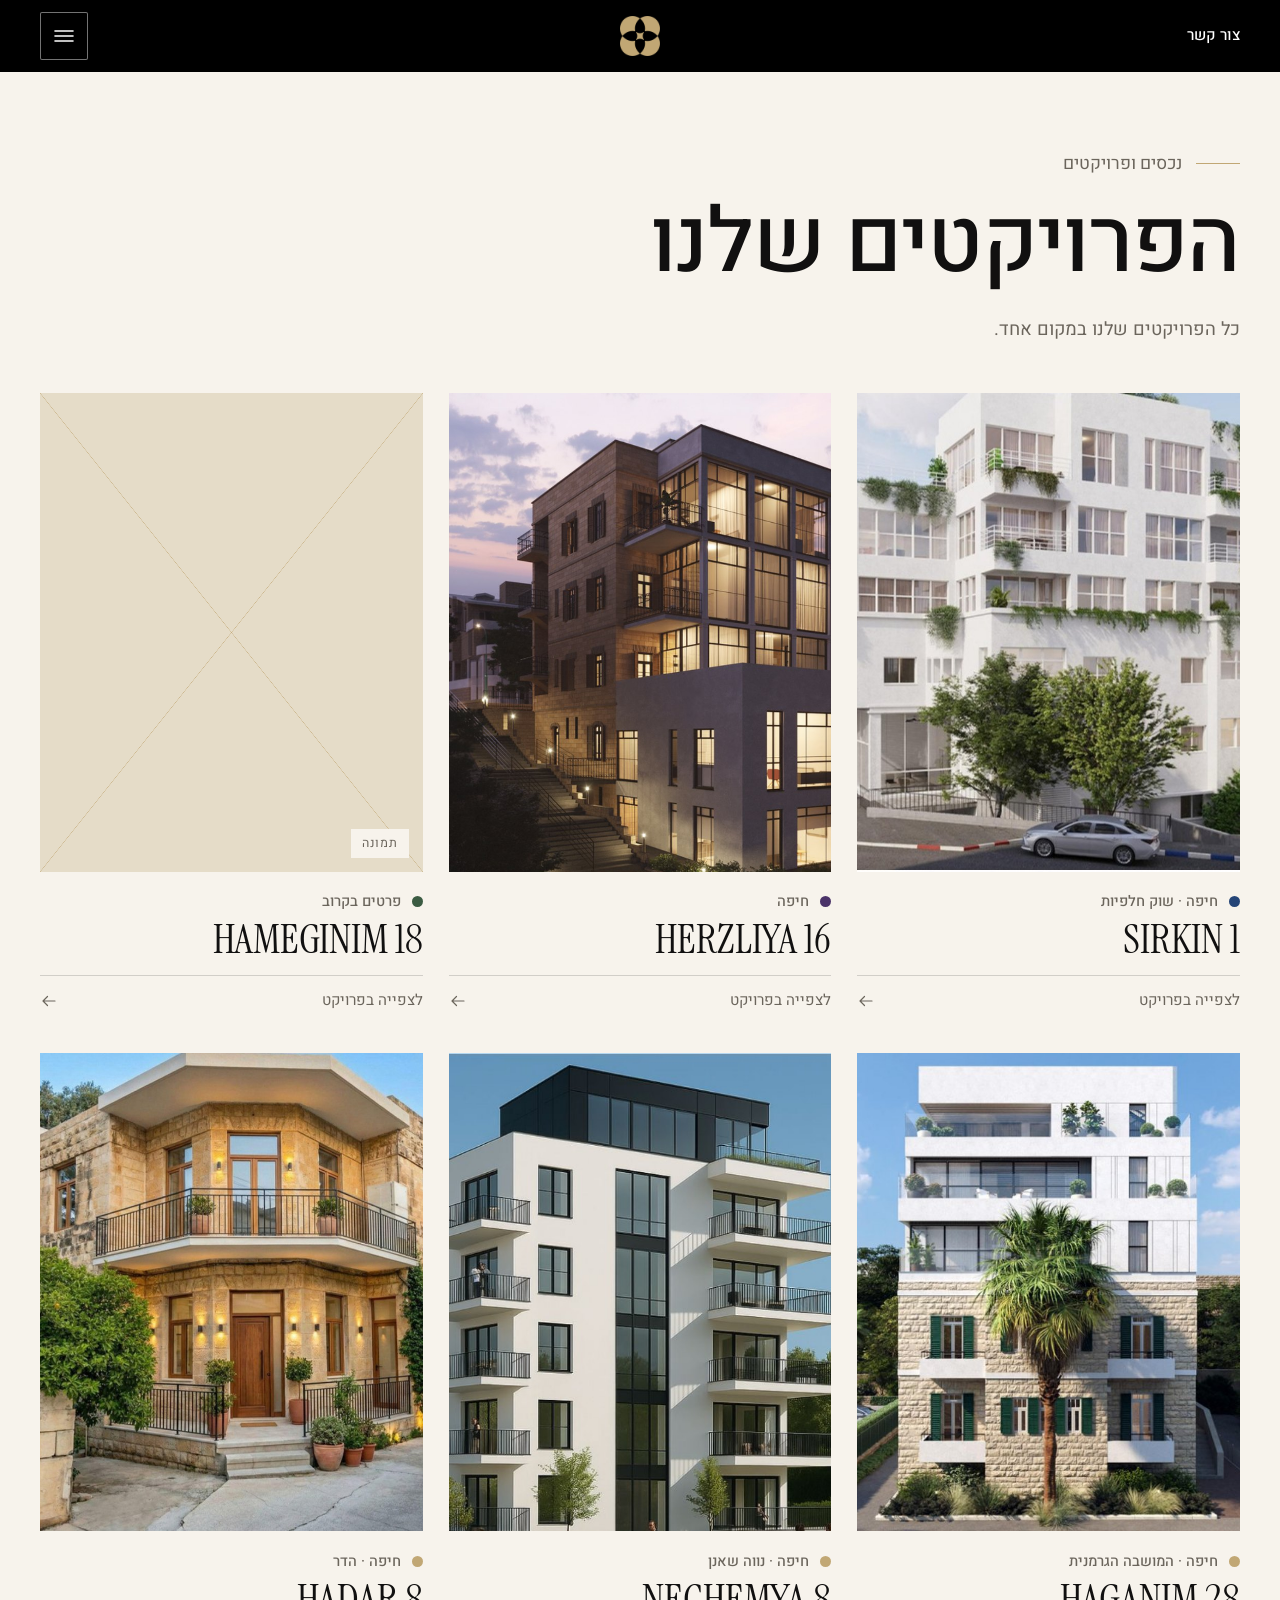
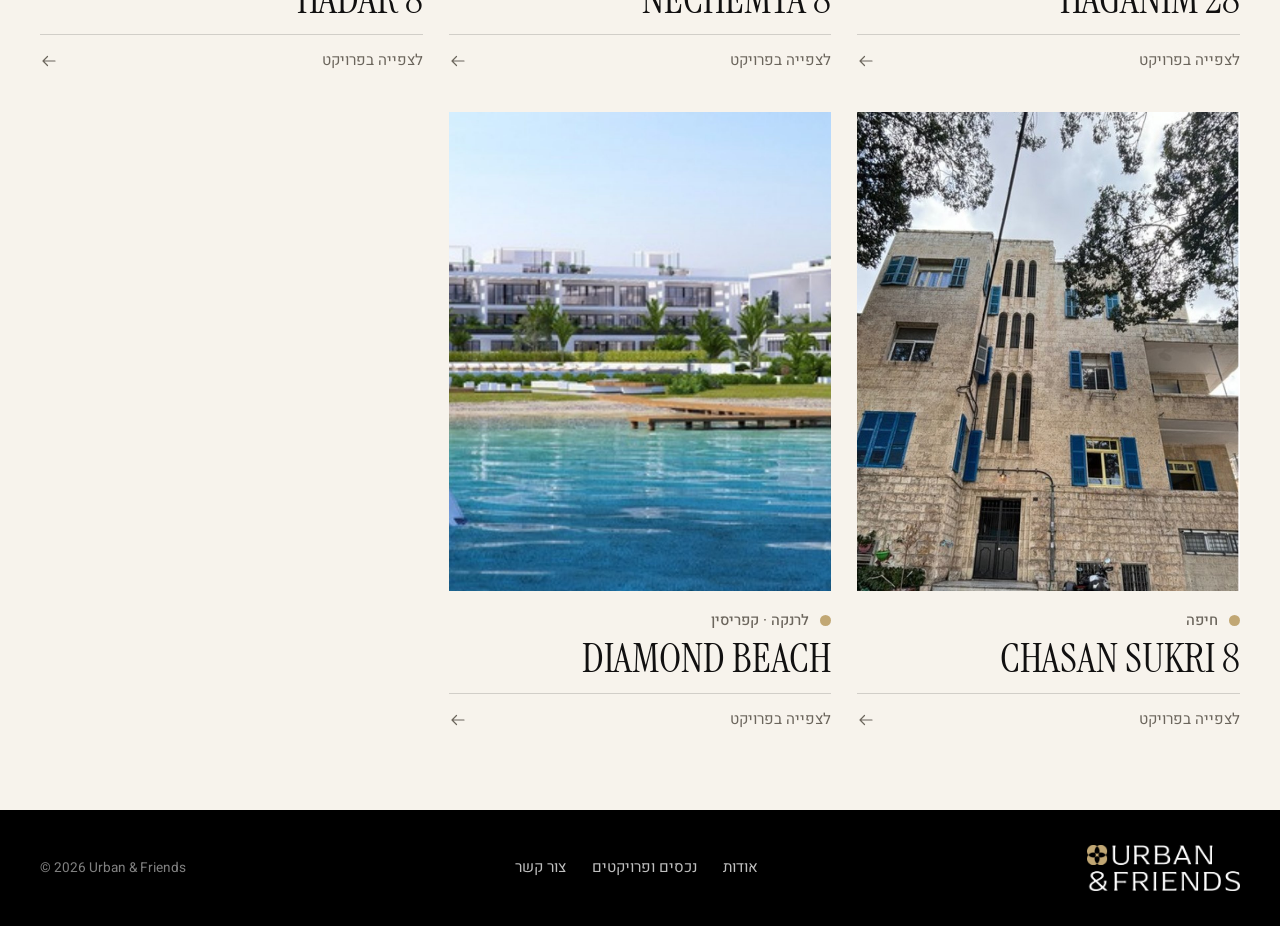
<file: urban-friends/projects.html>
<!doctype html>
<html lang="he" dir="rtl">
<head>
<meta charset="utf-8">
<meta name="viewport" content="width=device-width, initial-scale=1, viewport-fit=cover">
<title>נכסים ופרויקטים · Urban & Friends</title>
<meta name="description" content="">
<link rel="preconnect" href="https://fonts.googleapis.com"><link rel="preconnect" href="https://fonts.gstatic.com" crossorigin><link rel="stylesheet" href="https://fonts.googleapis.com/css2?family=Heebo:wght@300;400;500;600&family=Instrument+Serif&display=swap">
<style>
:root {
  --white: #ffffff; --black: #000000; --gold: #C1A774; --stone: #6B655C; --sand: #E5DCC8; --cream: #F7F3EC; --ink: #111010;
  --line: rgba(17,16,16,.16); --line-dark: rgba(255,255,255,.18);
  --display: "Heebo", system-ui, -apple-system, "Segoe UI", sans-serif;
  --prop: "Instrument Serif", "Cormorant Garamond", Georgia, serif;
  --body: "Heebo", system-ui, -apple-system, "Segoe UI", sans-serif;
  --nav-h: 72px; color-scheme: light;
}
* { box-sizing: border-box; }
html { scroll-behavior: smooth; }
body { margin: 0; display: flex; flex-direction: column; min-height: 100vh; min-height: 100svh; direction: rtl; background: var(--cream); color: var(--ink); font-family: var(--body); font-size: 18px; line-height: 1.7; -webkit-font-smoothing: antialiased; }
img { max-width: 100%; display: block; }
main { flex: 1 0 auto; }
a { color: inherit; text-decoration: none; }
h1, h2, h3, h4, p { margin: 0; }

h1, h2, h3 { font-family: var(--display); font-weight: 500; line-height: 1.08; text-wrap: balance; letter-spacing: -.015em; }
:focus-visible { outline: 2px solid var(--gold); outline-offset: 3px; }
.wrap { width: 100%; max-width: 1320px; margin-inline: auto; padding-left: max(16px, env(safe-area-inset-left, 0px)); padding-right: max(16px, env(safe-area-inset-right, 0px)); }
@media (min-width: 900px) { .wrap { padding-left: max(40px, env(safe-area-inset-left, 0px)); padding-right: max(40px, env(safe-area-inset-right, 0px)); } }
.eyebrow { font-family: var(--display); font-size: 1.1rem; font-weight: 400; color: var(--stone); display: flex; align-items: center; gap: .9rem; }
.eyebrow::before { content: ""; width: 44px; height: 1px; background: var(--gold); flex: none; }
.label { font-family: var(--display); font-size: .92rem; font-weight: 500; color: var(--stone); }
.btn { display: inline-flex; align-items: center; gap: .7rem; justify-content: center; min-height: 52px; padding: 0 1.9rem; border-radius: 2px; font: 500 1rem/1 var(--body); cursor: pointer; border: 1px solid var(--black); background: var(--black); color: var(--white); transition: background .2s, color .2s, border-color .2s; }
.btn:hover { background: var(--gold); border-color: var(--gold); color: var(--black); }
.btn.ghost { background: transparent; color: var(--black); }
.btn.ghost:hover { background: var(--black); color: var(--white); }
.btn.white { background: var(--white); border-color: var(--white); color: var(--black); }
.btn.white:hover { background: var(--gold); border-color: var(--gold); }
.btn.gold { background: var(--gold); border-color: var(--gold); color: var(--black); }
.btn.gold:hover { background: var(--white); border-color: var(--white); }
.arrow { width: 18px; height: 18px; flex: none; }

/* empty image squares */
.ph { position: relative; background: var(--sand); overflow: hidden; aspect-ratio: var(--ar, 4 / 5); width: 100%; }
.ph::before { content: ""; position: absolute; inset: 0; background:
  linear-gradient(to top left, transparent calc(50% - .5px), rgba(193,167,116,.7) 50%, transparent calc(50% + .5px)),
  linear-gradient(to top right, transparent calc(50% - .5px), rgba(193,167,116,.7) 50%, transparent calc(50% + .5px)); }
.ph > span { position: absolute; inset-inline-start: 14px; bottom: 14px; z-index: 1; background: var(--cream); color: var(--stone); font-size: .78rem; letter-spacing: .06em; padding: .25rem .7rem; }
.ph.has::before, .ph.has > span { display: none; }
.ph.has img { position: absolute; inset: 0; width: 100%; height: 100%; object-fit: cover; transition: transform .6s ease; }

/* ---------- top bar ---------- */
.top { position: fixed; top: 0; left: 0; right: 0; z-index: 80; padding-top: env(safe-area-inset-top, 0px); color: var(--white); transition: background .3s; background: var(--black); }
.top.fade { background: linear-gradient(to bottom, rgba(0,0,0,.78) 0%, rgba(0,0,0,.45) 55%, rgba(0,0,0,0) 100%); }
.top.fade.solid { background: var(--black); }
.top .bar { direction: ltr; display: grid; grid-template-columns: 1fr auto 1fr; align-items: center; height: var(--nav-h); }
.burger { justify-self: start; width: 48px; height: 48px; border: 1px solid rgba(255,255,255,.45); background: rgba(0,0,0,.18); border-radius: 2px; display: grid; place-items: center; cursor: pointer; color: var(--white); transition: background .2s, border-color .2s; }
.burger:hover { background: var(--gold); border-color: var(--gold); color: var(--black); }
.burger svg { width: 24px; height: 24px; }
.top .brand img { height: 40px; width: 40px; }
.top .contact-link { direction: rtl; justify-self: end; font-size: .95rem; font-weight: 500; display: none; }
.top .contact-link:hover { color: var(--gold); }
@media (min-width: 700px) { .top .contact-link { display: inline; } }

/* ---------- menu drawer ---------- */
.scrim { position: fixed; inset: 0; z-index: 90; background: rgba(0,0,0,.55); opacity: 0; pointer-events: none; transition: opacity .3s; }
.scrim.open { opacity: 1; pointer-events: auto; }
.drawer { position: fixed; top: 0; bottom: 0; left: 0; z-index: 100; width: min(460px, 100%); background: var(--black); color: var(--white); transform: translateX(-102%); transition: transform .35s ease; overflow-y: auto; padding: calc(16px + env(safe-area-inset-top, 0px)) max(24px, env(safe-area-inset-left, 0px)) 40px; visibility: hidden; direction: ltr; }
.drawer nav { direction: rtl; }
.drawer.open { transform: none; visibility: visible; }
.drawer .close { width: 48px; height: 48px; border: 1px solid rgba(255,255,255,.45); background: transparent; border-radius: 2px; display: grid; place-items: center; cursor: pointer; color: var(--white); margin-bottom: 2rem; }
.drawer .close:hover { background: var(--gold); border-color: var(--gold); color: var(--black); }
.drawer .close svg { width: 22px; height: 22px; }
.drawer nav > a, .drawer .sub-toggle { display: flex; align-items: center; justify-content: space-between; width: 100%; padding: 1rem 0; border: 0; border-bottom: 1px solid var(--line-dark); background: none; color: var(--white); font-family: var(--display); font-weight: 500; font-size: 2.1rem; line-height: 1.15; text-align: start; cursor: pointer; }
.drawer nav > a:hover, .drawer .sub-toggle:hover { color: var(--gold); }
.drawer .chev { width: 22px; height: 22px; transition: transform .25s; flex: none; }
.drawer .sub-toggle[aria-expanded="true"] .chev { transform: rotate(180deg); }
.drawer .sub { display: none; padding: .6rem 0 1.2rem; border-bottom: 1px solid var(--line-dark); }
.drawer .sub.open { display: block; }
.drawer .sub a { display: flex; align-items: center; gap: .8rem; padding: .45rem 0; font-family: var(--prop); text-transform: uppercase; font-size: 1.6rem; color: rgba(255,255,255,.92); }
.drawer .sub a:hover { color: var(--gold); }
.drawer .sub a.all { font-family: var(--body); font-size: .95rem; font-weight: 500; color: var(--gold); padding-bottom: .8rem; text-transform: none; }
.drawer .sub .dot { width: 9px; height: 9px; border-radius: 50%; background: var(--c); flex: none; }

/* ---------- home ---------- */
.hero { position: relative; color: var(--white); isolation: isolate; min-height: min(88svh, 860px); display: flex; flex-direction: column; background: #2a2113 url("assets/hero.jpg") center 30% / cover no-repeat; }
.hero::before { content: ""; position: absolute; inset: 0; z-index: -1; background: linear-gradient(to bottom, rgba(0,0,0,.35) 0%, rgba(0,0,0,.12) 30%, rgba(0,0,0,.30) 62%, rgba(0,0,0,.74) 100%); }
.hero-logo { display: flex; justify-content: center; padding: calc(var(--nav-h) + clamp(1.4rem, 5vw, 3.6rem)) 1rem 0; }
.hero-logo img { width: min(540px, 76%); height: auto; filter: drop-shadow(0 2px 18px rgba(0,0,0,.35)); }
.hero-body { margin-top: auto; padding-block: clamp(2rem, 6vw, 5rem) clamp(1.6rem, 4vw, 3.4rem); }
.hero h1 { font-size: clamp(3rem, 7vw, 6.4rem); font-weight: 500; line-height: 1.02; letter-spacing: -.02em; }
.hero h1 em { display: block; font-style: normal; font-weight: 300; color: #E9DCBB; font-size: .86em; margin-top: .08em; }
.hero-lead { margin-top: 1.4rem; max-width: 36ch; font-size: clamp(1rem, 1.5vw, 1.2rem); color: rgba(255,255,255,.9); }
.hero .btn { margin-top: 2rem; }

.rail-sec { padding-block: clamp(3.2rem, 7vw, 6rem) clamp(2.4rem, 5vw, 4rem); }
.rail-head { display: flex; align-items: flex-end; justify-content: space-between; gap: 1.4rem; margin-bottom: clamp(1.6rem, 3vw, 2.6rem); flex-wrap: wrap; }
.rail-head h2 { font-size: clamp(2.4rem, 5vw, 4rem); margin-top: .8rem; }
.rail-tools { display: flex; align-items: center; gap: .8rem; }
.rail-tools .all { font-size: .95rem; font-weight: 500; margin-inline-end: .6rem; border-bottom: 1px solid var(--gold); padding-bottom: 2px; }
.rail-btn { width: 48px; height: 48px; border: 1px solid var(--line); border-radius: 2px; background: transparent; display: grid; place-items: center; cursor: pointer; color: var(--ink); transition: background .2s, color .2s; }
.rail-btn:hover { background: var(--black); color: var(--white); }
.rail-btn svg { width: 20px; height: 20px; }
.rail { display: flex; gap: clamp(1rem, 2vw, 1.6rem); overflow-x: auto; scroll-snap-type: x mandatory; scroll-padding-inline: max(16px, env(safe-area-inset-left, 0px)); padding-inline: max(16px, env(safe-area-inset-left, 0px)); padding-bottom: 1.4rem; scrollbar-width: thin; scrollbar-color: var(--gold) transparent; }
@media (min-width: 900px) { .rail { padding-inline: max(40px, calc((100vw - 1240px) / 2)); scroll-padding-inline: max(40px, calc((100vw - 1240px) / 2)); } }
.card { flex: 0 0 clamp(250px, 26vw, 360px); scroll-snap-align: start; display: block; }
.card .ph { --ar: 4 / 5; }
.card:hover .ph.has img { transform: scale(1.04); }
.card .meta { display: flex; align-items: center; gap: .7rem; margin-top: 1.1rem; }
.dot { width: 11px; height: 11px; border-radius: 50%; background: var(--c, var(--gold)); flex: none; }
.card h3 { direction: ltr; text-align: right; font-family: var(--prop); font-weight: 400; text-transform: uppercase; letter-spacing: 0; line-height: 1; font-size: clamp(2.3rem, 3.2vw, 3rem); margin-top: .3rem; }
.card .row { display: flex; align-items: center; justify-content: space-between; gap: 1rem; border-top: 1px solid var(--line); margin-top: .9rem; padding-top: .8rem; color: var(--stone); font-size: .95rem; }
.card .row .arrow { transition: transform .25s; }
.card:hover .row .arrow { transform: translateX(-6px); }

/* ---------- inner pages ---------- */
.page { padding-top: calc(var(--nav-h) + env(safe-area-inset-top, 0px)); }
.page-head { padding-block: clamp(2.6rem, 6vw, 5rem) clamp(1.8rem, 4vw, 3rem); }
.page-head h1 { font-size: clamp(3rem, 7vw, 6rem); margin-top: 1rem; }
.page-head .lead { margin-top: 1.4rem; max-width: 52ch; color: var(--stone); font-size: 1.15rem; }

.phero { position: relative; isolation: isolate; color: var(--white); min-height: min(92svh, 920px); display: flex; flex-direction: column; justify-content: flex-end; background: #2a2113 var(--img) center 40% / cover no-repeat; }
.phero::before { content: ""; position: absolute; inset: 0; z-index: -1; background: linear-gradient(to bottom, rgba(0,0,0,.30) 0%, rgba(0,0,0,.05) 28%, rgba(0,0,0,.22) 60%, rgba(0,0,0,.78) 100%); }
.phero-body { padding-block: clamp(2rem, 6vw, 5rem) clamp(1.8rem, 4vw, 3.2rem); display: grid; gap: 1rem; }
.phero .place { display: flex; align-items: center; gap: .8rem; }
.phero .place .label { color: rgba(255,255,255,.92); }
.phero h1 { direction: ltr; text-align: right; font-family: var(--prop); font-weight: 400; text-transform: uppercase; font-size: clamp(4rem, 13vw, 12rem); letter-spacing: 0; line-height: .9; }
.cue { display: inline-flex; align-items: center; gap: .7rem; width: fit-content; font-size: .95rem; font-weight: 500; margin-top: .6rem; color: rgba(255,255,255,.9); }
.cue svg { width: 18px; height: 18px; animation: bob 2s ease-in-out infinite; }
@keyframes bob { 0%, 100% { transform: translateY(0); } 50% { transform: translateY(5px); } }
.story { padding-block: clamp(3.4rem, 8vw, 7rem); display: grid; gap: 2rem; }
.story .label { padding-top: .6rem; }
.story .lead { font-family: var(--display); font-weight: 400; font-size: clamp(1.5rem, 2.8vw, 2.3rem); line-height: 1.5; max-width: 34ch; }
.story .facts { margin-top: 2.4rem; display: grid; gap: 0; max-width: 520px; }
.story .facts div { display: flex; justify-content: space-between; gap: 1.5rem; border-top: 1px solid var(--line); padding: .9rem 0; }
.story .facts div:last-child { border-bottom: 1px solid var(--line); }
.story .facts dt { color: var(--stone); font-size: .95rem; font-weight: 500; }
.story .facts dd { margin: 0; text-align: end; }
.story .btn { margin-top: 2rem; }
@media (min-width: 900px) { .story { grid-template-columns: 1fr 2.4fr; gap: 4rem; } }
.group { padding-block: clamp(1.4rem, 3vw, 2.4rem); }
.group-head { display: flex; align-items: baseline; gap: 1.2rem; border-top: 1px solid var(--line); padding-top: 1.1rem; margin-bottom: 1.2rem; }
.group-head h2 { font-size: clamp(1.5rem, 2.6vw, 2.1rem); font-weight: 500; }
.gallery { display: grid; gap: clamp(.6rem, 1.4vw, 1.1rem); grid-template-columns: repeat(2, 1fr); }
.gallery.one { grid-template-columns: 1fr; }
.gallery.three { grid-template-columns: repeat(2, 1fr); }
.gallery .shot { position: relative; display: block; width: 100%; border: 0; padding: 0; background: var(--sand); cursor: zoom-in; aspect-ratio: 4 / 3; overflow: hidden; }
.gallery .shot.ph { cursor: default; }
.gallery.one .shot { aspect-ratio: 16 / 9; }
.gallery .shot img { position: absolute; inset: 0; width: 100%; height: 100%; object-fit: cover; transition: transform .6s ease; }
.gallery .shot:hover img { transform: scale(1.03); }
.gallery .shot.wide { grid-column: 1 / -1; aspect-ratio: 16 / 9; }
@media (min-width: 800px) { .gallery.three { grid-template-columns: repeat(3, 1fr); } .gallery.three .shot.wide { grid-column: span 2; aspect-ratio: auto; } }
.lb { position: fixed; inset: 0; z-index: 120; background: rgba(0,0,0,.94); display: none; align-items: center; justify-content: center; padding: 3.4rem 1rem 1rem; }
.lb.open { display: flex; }
.lb img { max-width: 100%; max-height: 100%; object-fit: contain; }
.lb button { position: absolute; width: 48px; height: 48px; border: 1px solid rgba(255,255,255,.45); background: rgba(0,0,0,.35); border-radius: 2px; color: var(--white); cursor: pointer; display: grid; place-items: center; }
.lb button:hover { background: var(--gold); border-color: var(--gold); color: var(--black); }
.lb svg { width: 22px; height: 22px; }
.lb .x { top: 12px; left: 12px; } .lb .pv { right: 12px; top: 50%; } .lb .nx { left: 12px; top: 50%; }
.pager { display: grid; gap: 1rem; padding-block: clamp(2.4rem, 5vw, 4rem); border-top: 1px solid var(--line); }
.pager a { display: flex; flex-direction: column; gap: .3rem; padding: 1.2rem 0; border-bottom: 1px solid var(--line); }
.pager a:hover .pn { color: var(--stone); }
.pager .pn { direction: ltr; text-align: start; unicode-bidi: plaintext; font-family: var(--prop); text-transform: uppercase; font-size: 2.2rem; line-height: 1; }
.pager .next { text-align: start; }
.pager .next { text-align: end; }

.grid-projects { display: grid; gap: 2.4rem 1.6rem; grid-template-columns: repeat(2, 1fr); padding-bottom: clamp(3rem, 6vw, 5rem); }
@media (min-width: 900px) { .grid-projects { grid-template-columns: repeat(3, 1fr); } }
.grid-projects .card { flex: none; }

.about-grid { display: grid; gap: 2.4rem; padding-bottom: clamp(3rem, 6vw, 5rem); }
.about-grid .portrait { --ar: 4 / 5; max-width: 420px; }
.about-grid h2 { font-size: clamp(2.2rem, 4.6vw, 3.6rem); margin: 1rem 0 1.6rem; }
.about-grid p + p { margin-top: 1.1rem; }
.about-grid .copy p { color: var(--stone); max-width: 56ch; }
.tagline { font-family: var(--display); font-weight: 300; font-size: clamp(1.8rem, 3.4vw, 2.6rem); margin-top: 2rem; color: var(--ink); line-height: 1.15; }
.tagline::before { content: ""; display: block; width: 44px; height: 1px; background: var(--gold); margin-bottom: 1.2rem; }
@media (min-width: 900px) { .about-grid { grid-template-columns: 0.8fr 1.2fr; gap: 5rem; align-items: start; } }
.intro { padding-bottom: clamp(2.4rem, 5vw, 4rem); }
.intro h2 { font-size: clamp(2rem, 4vw, 3.2rem); max-width: 20ch; }
.intro p { margin-top: 1.2rem; max-width: 56ch; color: var(--stone); }

.contact-sec { background: var(--black); color: var(--white); }
.contact-grid h1.gt { color: var(--gold); font-size: clamp(3.6rem, 9vw, 7.5rem); margin: 0; }
.mail-line { display: inline-flex; align-items: center; gap: .7rem; margin-top: 1.4rem; color: rgba(255,255,255,.88); font-size: 1.05rem; }
.mail-line svg { width: 24px; height: 24px; color: var(--gold); flex: none; }
.mail-line:hover { color: var(--gold); }
.contact-grid { display: grid; gap: 3rem; padding-block: clamp(3rem, 7vw, 6rem); }
.contact-grid h1 { font-size: clamp(3rem, 6.4vw, 5.4rem); margin-block: 1rem 1.4rem; }
.contact-grid .lead { color: rgba(255,255,255,.72); max-width: 34ch; }
.contact-grid .label { color: var(--gold); }
.details { margin-top: 2.2rem; display: grid; gap: 1rem; }
.details div { display: flex; gap: 1.2rem; align-items: baseline; border-top: 1px solid var(--line-dark); padding-top: .9rem; }
.details .k { width: 5.5rem; flex: none; color: var(--gold); font-size: .95rem; }
.details .v { color: rgba(255,255,255,.85); unicode-bidi: plaintext; }
form { display: grid; gap: 1.6rem; align-content: start; }
.field { display: grid; gap: .3rem; }
.field label { font-size: .95rem; color: var(--gold); }
.field input, .field textarea { font: inherit; color: var(--white); background: transparent; border: 0; border-bottom: 1px solid rgba(255,255,255,.35); padding: .7rem 0; border-radius: 0; width: 100%; font-size: 1.1rem; }
.field input::placeholder, .field textarea::placeholder { color: rgba(255,255,255,.35); }
.field input:focus, .field textarea:focus { outline: 0; border-bottom-color: var(--gold); }
.field textarea { min-height: 110px; resize: vertical; }
.form-msg { color: var(--gold); font-size: .95rem; min-height: 1.4em; }
@media (min-width: 900px) { .contact-grid { grid-template-columns: 1fr 1fr; gap: 6rem; } }

.footer { background: var(--black); color: var(--white); padding-block: 2.2rem; }
.foot { display: grid; gap: 1.2rem; align-items: center; }
.foot img { height: 46px; width: auto; }
.foot nav { display: flex; flex-wrap: wrap; gap: .4rem 1.6rem; color: rgba(255,255,255,.75); font-size: .95rem; }
.foot nav a:hover { color: var(--gold); }
.foot p { color: rgba(255,255,255,.5); font-size: .85rem; }
@media (min-width: 800px) { .foot { grid-template-columns: auto 1fr auto; gap: 3rem; } .foot nav { justify-content: center; } }
@media (prefers-reduced-motion: reduce) { html { scroll-behavior: auto; } * { transition: none !important; } }
</style>
</head>
<body>
<header class="top" id="top">
  <div class="wrap bar">
    <button class="burger" id="burger" aria-label="פתיחת תפריט" aria-expanded="false" aria-controls="drawer">
      <svg viewBox="0 0 24 24" fill="none" stroke="currentColor" stroke-width="1.6" stroke-linecap="round"><path d="M3 7h18M3 12h18M3 17h18"/></svg>
    </button>
    <a class="brand" href="index.html" aria-label="Urban &amp; Friends, עמוד הבית"><img src="assets/mark-gold.png" alt="Urban &amp; Friends" width="40" height="40"></a>
    <a class="contact-link" href="contact.html">צור קשר</a>
  </div>
</header>
<div class="scrim" id="scrim"></div>
<aside class="drawer" id="drawer" aria-hidden="true" aria-label="תפריט">
  <button class="close" id="close" aria-label="סגירת תפריט"><svg viewBox="0 0 24 24" fill="none" stroke="currentColor" stroke-width="1.6" stroke-linecap="round"><path d="M5 5l14 14M19 5 5 19"/></svg></button>
  <nav>
    <a href="about.html">אודות</a>
    <button class="sub-toggle" id="sub-toggle" aria-expanded="false" aria-controls="sub">נכסים ופרויקטים
      <svg class="chev" viewBox="0 0 24 24" fill="none" stroke="currentColor" stroke-width="1.6" stroke-linecap="round" stroke-linejoin="round"><path d="M6 9l6 6 6-6"/></svg></button>
    <div class="sub" id="sub">
      <a class="all" href="projects.html">כל הפרויקטים ←</a>
      <a href="project-sirkin-1.html" style="--c:#254577"><i class="dot"></i>Sirkin 1</a><a href="project-herzliya-16.html" style="--c:#4B3369"><i class="dot"></i>Herzliya 16</a><a href="project-hameginim-18.html" style="--c:#3B5B42"><i class="dot"></i>Hameginim 18</a><a href="project-haganim-28.html" style="--c:#C1A774"><i class="dot"></i>HaGanim 28</a><a href="project-nechemya-8.html" style="--c:#C1A774"><i class="dot"></i>Nechemya 8</a><a href="project-hadar-8.html" style="--c:#C1A774"><i class="dot"></i>Hadar 8</a><a href="project-chasan-sukri-8.html" style="--c:#C1A774"><i class="dot"></i>Chasan Sukri 8</a><a href="project-diamond-beach.html" style="--c:#C1A774"><i class="dot"></i>Diamond Beach</a>
    </div>
    <a href="contact.html">צור קשר</a>
  </nav>
</aside>
<main class="page">
  <div class="wrap page-head"><p class="eyebrow">נכסים ופרויקטים</p><h1>הפרויקטים שלנו</h1>
  <p class="lead">כל הפרויקטים שלנו במקום אחד.</p></div>
  <div class="wrap grid-projects">
<a class="card" href="project-sirkin-1.html" style="--c:#254577">
  <div class="ph has"><img src="assets/p/sirkin-1-cover.jpg" alt="Sirkin 1" loading="lazy"></div>
  <div class="meta"><i class="dot"></i><span class="label">חיפה · שוק חלפיות</span></div>
  <h3>Sirkin 1</h3>
  <div class="row"><span>לצפייה בפרויקט</span><svg class="arrow" viewBox="0 0 24 24" fill="none" stroke="currentColor" stroke-width="1.6" stroke-linecap="round" stroke-linejoin="round"><path d="M20 12H4M10 6l-6 6 6 6"/></svg></div>
</a>
<a class="card" href="project-herzliya-16.html" style="--c:#4B3369">
  <div class="ph has"><img src="assets/p/herzliya-16-night.jpg" alt="Herzliya 16" loading="lazy"></div>
  <div class="meta"><i class="dot"></i><span class="label">חיפה</span></div>
  <h3>Herzliya 16</h3>
  <div class="row"><span>לצפייה בפרויקט</span><svg class="arrow" viewBox="0 0 24 24" fill="none" stroke="currentColor" stroke-width="1.6" stroke-linecap="round" stroke-linejoin="round"><path d="M20 12H4M10 6l-6 6 6 6"/></svg></div>
</a>
<a class="card" href="project-hameginim-18.html" style="--c:#3B5B42">
  <div class="ph"><span>תמונה</span></div>
  <div class="meta"><i class="dot"></i><span class="label">פרטים בקרוב</span></div>
  <h3>Hameginim 18</h3>
  <div class="row"><span>לצפייה בפרויקט</span><svg class="arrow" viewBox="0 0 24 24" fill="none" stroke="currentColor" stroke-width="1.6" stroke-linecap="round" stroke-linejoin="round"><path d="M20 12H4M10 6l-6 6 6 6"/></svg></div>
</a>
<a class="card" href="project-haganim-28.html" style="--c:#C1A774">
  <div class="ph has"><img src="assets/p/haganim-28-phase-b.jpg" alt="HaGanim 28" loading="lazy"></div>
  <div class="meta"><i class="dot"></i><span class="label">חיפה · המושבה הגרמנית</span></div>
  <h3>HaGanim 28</h3>
  <div class="row"><span>לצפייה בפרויקט</span><svg class="arrow" viewBox="0 0 24 24" fill="none" stroke="currentColor" stroke-width="1.6" stroke-linecap="round" stroke-linejoin="round"><path d="M20 12H4M10 6l-6 6 6 6"/></svg></div>
</a>
<a class="card" href="project-nechemya-8.html" style="--c:#C1A774">
  <div class="ph has"><img src="assets/p/nechemya-8-after.jpg" alt="Nechemya 8" loading="lazy"></div>
  <div class="meta"><i class="dot"></i><span class="label">חיפה · נווה שאנן</span></div>
  <h3>Nechemya 8</h3>
  <div class="row"><span>לצפייה בפרויקט</span><svg class="arrow" viewBox="0 0 24 24" fill="none" stroke="currentColor" stroke-width="1.6" stroke-linecap="round" stroke-linejoin="round"><path d="M20 12H4M10 6l-6 6 6 6"/></svg></div>
</a>
<a class="card" href="project-hadar-8.html" style="--c:#C1A774">
  <div class="ph has"><img src="assets/p/hadar-8-render-1.jpg" alt="Hadar 8" loading="lazy"></div>
  <div class="meta"><i class="dot"></i><span class="label">חיפה · הדר</span></div>
  <h3>Hadar 8</h3>
  <div class="row"><span>לצפייה בפרויקט</span><svg class="arrow" viewBox="0 0 24 24" fill="none" stroke="currentColor" stroke-width="1.6" stroke-linecap="round" stroke-linejoin="round"><path d="M20 12H4M10 6l-6 6 6 6"/></svg></div>
</a>
<a class="card" href="project-chasan-sukri-8.html" style="--c:#C1A774">
  <div class="ph has"><img src="assets/p/chasan-sukri-8-photo-2.jpg" alt="Chasan Sukri 8" loading="lazy"></div>
  <div class="meta"><i class="dot"></i><span class="label">חיפה</span></div>
  <h3>Chasan Sukri 8</h3>
  <div class="row"><span>לצפייה בפרויקט</span><svg class="arrow" viewBox="0 0 24 24" fill="none" stroke="currentColor" stroke-width="1.6" stroke-linecap="round" stroke-linejoin="round"><path d="M20 12H4M10 6l-6 6 6 6"/></svg></div>
</a>
<a class="card" href="project-diamond-beach.html" style="--c:#C1A774">
  <div class="ph has"><img src="assets/p/diamond-beach-cover.jpg" alt="Diamond Beach" loading="lazy"></div>
  <div class="meta"><i class="dot"></i><span class="label">לרנקה · קפריסין</span></div>
  <h3>Diamond Beach</h3>
  <div class="row"><span>לצפייה בפרויקט</span><svg class="arrow" viewBox="0 0 24 24" fill="none" stroke="currentColor" stroke-width="1.6" stroke-linecap="round" stroke-linejoin="round"><path d="M20 12H4M10 6l-6 6 6 6"/></svg></div>
</a>
  </div>
</main>
<footer class="footer"><div class="wrap foot">
  <img src="assets/logo-on-dark.png" alt="Urban &amp; Friends" width="150" height="46">
  <nav aria-label="תחתית"><a href="about.html">אודות</a><a href="projects.html">נכסים ופרויקטים</a><a href="contact.html">צור קשר</a></nav>
  <p dir="ltr">© 2026 Urban &amp; Friends</p>
</div></footer>
<script>
(function () {
  var d = document, drawer = d.getElementById('drawer'), scrim = d.getElementById('scrim'), burger = d.getElementById('burger');
  function setOpen(o) {
    drawer.classList.toggle('open', o); scrim.classList.toggle('open', o);
    burger.setAttribute('aria-expanded', o ? 'true' : 'false'); drawer.setAttribute('aria-hidden', o ? 'false' : 'true');
    if (o) { var c = d.getElementById('close'); if (c) c.focus(); } else { burger.focus(); }
  }
  burger.addEventListener('click', function () { setOpen(true); });
  d.getElementById('close').addEventListener('click', function () { setOpen(false); });
  scrim.addEventListener('click', function () { setOpen(false); });
  d.addEventListener('keydown', function (e) { if (e.key === 'Escape' && drawer.classList.contains('open')) setOpen(false); });
  var tg = d.getElementById('sub-toggle'), sub = d.getElementById('sub');
  tg.addEventListener('click', function () { var o = sub.classList.toggle('open'); tg.setAttribute('aria-expanded', o ? 'true' : 'false'); });
  var top = d.getElementById('top');
  if (top.classList.contains('fade')) {
    var chk = function () { top.classList.toggle('solid', window.scrollY > 60); };
    window.addEventListener('scroll', chk, { passive: true }); chk();
  }
  var rail = d.getElementById('rail');
  if (rail) {
    var step = function (dir) { var c = rail.querySelector('.card'); rail.scrollBy({ left: -dir * (c ? c.getBoundingClientRect().width + 20 : 300), behavior: 'smooth' }); };
    d.getElementById('rail-prev').addEventListener('click', function () { step(-1); });
    d.getElementById('rail-next').addEventListener('click', function () { step(1); });
  }
  var lb = d.getElementById('lb');
  if (lb) {
    var shots = [].slice.call(d.querySelectorAll('.shot[data-full]')), cur = 0, li = d.getElementById('lb-img');
    var show = function (n) { cur = (n + shots.length) % shots.length; li.src = shots[cur].getAttribute('data-full'); li.alt = shots[cur].querySelector('img').alt; };
    var openLb = function (n) { show(n); lb.classList.add('open'); lb.setAttribute('aria-hidden', 'false'); d.getElementById('lb-x').focus(); };
    var closeLb = function () { lb.classList.remove('open'); lb.setAttribute('aria-hidden', 'true'); };
    shots.forEach(function (b, n) { b.addEventListener('click', function () { openLb(n); }); });
    d.getElementById('lb-x').addEventListener('click', closeLb);
    d.getElementById('lb-pv').addEventListener('click', function () { show(cur - 1); });
    d.getElementById('lb-nx').addEventListener('click', function () { show(cur + 1); });
    lb.addEventListener('click', function (e) { if (e.target === lb) closeLb(); });
    d.addEventListener('keydown', function (e) { if (!lb.classList.contains('open')) return; if (e.key === 'Escape') closeLb(); if (e.key === 'ArrowRight') show(cur - 1); if (e.key === 'ArrowLeft') show(cur + 1); });
  }
  var f = d.getElementById('contact-form');
  if (f) f.addEventListener('submit', function (e) {
    e.preventDefault();
    d.getElementById('form-msg').textContent = 'זו גרסת עיצוב ראשונית. הטופס עדיין לא מחובר, ולכן ההודעה לא נשלחה.';
  });
})();
</script>
</body>
</html>
</file>
<file: css/styles.css>
/* Layout concept: one scroll story. A grey hero card where the name runs behind a cut-out portrait,
   then experience cards that stack, an Instagram column that drifts beside the Impact role,
   and a dark contact block. One accent (light lilac), everything else grey, paper and ink. */
:root {
  --bg: #E6E5E1;
  --card: #D7D6D2;
  --paper: #F3F2EE;
  --ink: #161615;
  --muted: #5B5A56;
  --line: rgba(22, 22, 21, 0.14);
  --accent: #C9B1F2;          /* light lilac: buttons, nav, highlights */
  --accent-ink: #161615;      /* text on the accent (dark, because the lilac is light) */
  --accent-soft: #E4D8FA;     /* light tint for highlights behind dark text */
  --accent-on-dark: #CDB6F6;  /* the accent on ink backgrounds */
  --sage: #DFE6C9;
  --sky-1: #B9D6F2;
  --sky-2: #E7F1FB;
  --navy: #14305C;
  --font-display: "Inter Tight", "Helvetica Neue", Arial, sans-serif;
  --font-body: "Inter", "Helvetica Neue", Arial, sans-serif;
  --gutter-x: max(clamp(16px, 3vw, 40px), env(safe-area-inset-left, 0px));
  --gutter-x-r: max(clamp(16px, 3vw, 40px), env(safe-area-inset-right, 0px));
}
* { box-sizing: border-box; }
html { scroll-behavior: auto; }
body {
  background: var(--bg);
  color: var(--ink);
  font-family: var(--font-body);
  font-size: 16px;
  line-height: 1.55;
  -webkit-font-smoothing: antialiased;
  overflow-x: hidden;
  max-width: 100%;
}
.inner > *, .impact__card > * { min-width: 0; }
body::before {
  content: ""; position: fixed; inset: 0 0 auto; height: env(safe-area-inset-top, 0px);
  background: var(--bg); z-index: 60;
}
img { display: block; max-width: 100%; }
a { color: inherit; }
:focus-visible { outline: 2px solid var(--ink); outline-offset: 3px; border-radius: 6px; }
h1, h2, h3, p, ul { margin: 0; }
ul { padding: 0; list-style: none; }

.wrap { padding-left: var(--gutter-x); padding-right: var(--gutter-x-r); }
.inner { max-width: 1320px; margin: 0 auto; }
.label {
  font-size: 12px; font-weight: 600; letter-spacing: 0.12em; text-transform: uppercase; color: var(--muted);
  display: inline-flex; align-items: center; gap: 10px;
}
.label::before { content: ""; width: 22px; height: 1px; background: currentColor; }
.display {
  font-family: var(--font-display); font-weight: 300; letter-spacing: -0.045em; line-height: 0.95;
  text-wrap: balance;
}

/* Top bar */
.topbar {
  position: fixed; z-index: 50; left: 0; right: 0;
  top: env(safe-area-inset-top, 0px);
  padding: 12px var(--gutter-x-r) 12px var(--gutter-x);
  display: flex; align-items: center; justify-content: space-between;
  background: rgba(230, 229, 225, 0.78);
  -webkit-backdrop-filter: blur(14px); backdrop-filter: blur(14px);
  transform: translateY(-110%); visibility: hidden; /* hidden, so its links are not keyboard stops while it is off screen */
  transition: transform 0.45s cubic-bezier(0.22, 1, 0.36, 1), visibility 0s linear 0.45s;
}
.topbar.is-on { transform: none; visibility: visible; transition-delay: 0s; }
.topbar__name { font-family: var(--font-display); font-weight: 500; letter-spacing: -0.02em; font-size: 18px; text-decoration: none; }
.pill {
  display: inline-flex; align-items: center; gap: 8px; background: var(--accent); color: var(--accent-ink);
  border: 0; border-radius: 999px; padding: 9px 18px; font: 500 14px/1 var(--font-body); text-decoration: none; cursor: pointer;
}
.pill--ink { background: var(--ink); color: var(--paper); }

/* Bottom nav */
.dock {
  position: fixed; z-index: 55; left: 50%; transform: translateX(-50%);
  bottom: calc(env(safe-area-inset-bottom, 0px) + 14px);
  display: flex; gap: 2px; padding: 5px; border-radius: 999px; background: rgba(243, 242, 238, 0.9);
  -webkit-backdrop-filter: blur(14px); backdrop-filter: blur(14px);
  box-shadow: 0 6px 24px rgba(22, 22, 21, 0.14), 0 0 0 1px var(--line);
  max-width: calc(100vw - 20px);
}
.dock a {
  text-decoration: none; font-size: 12.5px; font-weight: 500; padding: 8px 13px; border-radius: 999px; color: var(--muted);
  transition: background 0.25s, color 0.25s; white-space: nowrap;
}
.dock a:hover { color: var(--ink); }
.dock a.is-active { background: var(--accent); color: var(--accent-ink); }

/* Hero */
.hero { padding-top: calc(env(safe-area-inset-top, 0px) + 12px); }
.hero__card {
  position: relative; overflow: hidden; background: var(--card); border-radius: 28px;
  height: min(calc(100svh - 24px - env(safe-area-inset-top, 0px)), 900px); min-height: 560px;
}
.hero__bar {
  position: absolute; z-index: 5; top: 0; left: 0; right: 0; padding: 22px 26px;
  display: flex; justify-content: space-between; align-items: center; font-size: 15px; font-weight: 500;
}
.hero__name {
  position: absolute; z-index: 1; left: 50%; top: 9%; transform: translateX(-50%);
  font-size: clamp(5rem, 15.4vw, 18rem); word-spacing: 0.7em; white-space: nowrap; text-align: center; margin: 0;
  will-change: transform;
}
.hero__name span { display: inline-block; }
.hero__photo {
  position: absolute; z-index: 2; bottom: 0; left: 50%; transform: translateX(-50%);
  height: 90%; width: auto; max-width: none;
  filter: grayscale(1) contrast(1.06); /* remove this line for the colour portrait */
  transform-origin: 50% 100%;
}
.hero__title {
  position: absolute; z-index: 3; left: 3.5%; bottom: 17%; max-width: 27%;
  font-family: var(--font-display); font-weight: 400; letter-spacing: -0.035em; line-height: 1.02;
  font-size: clamp(1.5rem, 3.15vw, 3.6rem);
}
.hero__title em {
  font-style: normal; background: var(--accent); color: var(--accent-ink); padding: 0.04em 0.22em; border-radius: 0.28em; white-space: nowrap;
  -webkit-box-decoration-break: clone; box-decoration-break: clone;
}
.hero__meta {
  position: absolute; z-index: 3; right: 3.5%; bottom: 17%; text-align: right; max-width: 22%;
  font-size: 14px; line-height: 1.5; color: var(--muted);
}
.hero__meta strong { display: block; color: var(--ink); font-weight: 500; }
.hero__scroll {
  position: absolute; z-index: 4; left: 26px; bottom: 22px; display: flex; align-items: center; gap: 10px;
  font-size: 13px; font-weight: 500;
}
.hero__scroll i {
  width: 30px; height: 30px; border-radius: 50%; border: 1px solid var(--ink); display: grid; place-items: center;
  font-style: normal; animation: nudge 2.2s ease-in-out infinite;
}
@keyframes nudge { 0%, 100% { transform: translateY(0); } 50% { transform: translateY(4px); } }
.hero__titleMobile { display: none; }

/* Statement */
.statement { padding-block: clamp(90px, 16vw, 200px) clamp(70px, 10vw, 140px); }
.statement__line { font-size: clamp(2.9rem, 9vw, 9.6rem); max-width: 14ch; }
.statement__line .w { display: inline-block; margin-right: 0.22em; }
.statement__line .hl { background: linear-gradient(transparent 62%, var(--accent-soft) 62%, var(--accent-soft) 92%, transparent 92%); }
.statement__sub { margin-top: clamp(28px, 4vw, 52px); max-width: 52ch; font-size: clamp(1.05rem, 1.5vw, 1.3rem); color: var(--muted); }
.statement__sub b { color: var(--ink); font-weight: 500; }

/* Section heads */
.sec-head { display: grid; gap: 22px; margin-bottom: clamp(36px, 5vw, 64px); }
.sec-head h2 { font-size: clamp(2.4rem, 6.2vw, 6rem); max-width: 16ch; }

/* Stacked experience cards */
.work { padding-bottom: clamp(70px, 10vw, 140px); }
.stack { display: grid; gap: clamp(40px, 12vh, 110px); }
.xcard {
  border-radius: 28px; padding: clamp(24px, 3.4vw, 48px); display: grid; gap: clamp(24px, 4vw, 64px);
  grid-template-columns: minmax(0, 0.85fr) minmax(0, 1.15fr); transform-origin: 50% 0; position: relative; overflow: hidden;
}
.xcard--grey { background: var(--card); color: var(--ink); }
.xcard--paper { background: var(--paper); }
.xcard > div, .xcard > ul { position: relative; z-index: 1; }
.xcard__bg { position: absolute; z-index: 0; right: 3%; top: 50%; transform: translateY(-50%); height: 92%; width: auto; max-width: none; pointer-events: none; user-select: none; }
.xcard__tag { font-size: 12px; font-weight: 600; letter-spacing: 0.12em; text-transform: uppercase; color: var(--muted); }
.xcard__role { margin-top: 14px; font-size: clamp(2rem, 3.8vw, 3.7rem); }
.xcard__org { margin-top: 14px; font-size: clamp(1.05rem, 1.5vw, 1.3rem); font-weight: 500; }
.xcard__org small { display: block; font-weight: 400; color: var(--muted); font-size: 0.85em; }
.xcard__date { margin-top: 18px; display: inline-block; padding: 8px 16px; border-radius: 999px; background: var(--ink); color: var(--paper); font-size: 13px; font-weight: 500; }
.xcard__tags { display: flex; flex-wrap: wrap; gap: 8px; margin-top: 26px; }
.chip {
  font-size: 12.5px; font-weight: 500; padding: 8px 14px; border-radius: 999px; border: 1px solid currentColor; opacity: 0.8;
}
.xcard__photos { display: grid; grid-template-columns: 1.35fr 1fr; gap: 10px; margin-top: 26px; }
.xcard__photos img { width: 100%; height: clamp(120px, 11vw, 160px); object-fit: cover; border-radius: 14px; }
.xcard__photos img:first-child { object-position: 50% 60%; }
.xcard__credit { margin-top: 10px; font-size: 12px; color: var(--muted); }
.bullets { display: grid; gap: 16px; align-content: start; }
.bullets li {
  position: relative; padding-left: 22px; font-size: clamp(0.98rem, 1.18vw, 1.12rem); line-height: 1.5;
}
.bullets li::before { content: ""; position: absolute; left: 0; top: 0.62em; width: 8px; height: 8px; border-radius: 50%; background: var(--accent-on-dark); }
.xcard--paper .bullets li::before, .xcard--grey .bullets li::before { background: var(--ink); }

/* Impact */
.impact { padding-bottom: clamp(70px, 10vw, 140px); }
.impact__card {
  border-radius: 28px; overflow: hidden; color: var(--navy);
  background:
    radial-gradient(60% 70% at 85% 10%, rgba(255, 255, 255, 0.75), transparent 60%),
    radial-gradient(50% 60% at 10% 100%, rgba(120, 180, 235, 0.55), transparent 65%),
    linear-gradient(160deg, var(--sky-1), var(--sky-2));
  padding: clamp(24px, 3.6vw, 56px);
  display: grid; grid-template-columns: minmax(0, 1fr) minmax(300px, 380px); gap: clamp(28px, 5vw, 72px); align-items: start;
}
.impact__role { font-size: clamp(2.2rem, 4.6vw, 4.6rem); margin: 14px 0 0; }
.impact__org { margin-top: 16px; font-size: clamp(1.05rem, 1.5vw, 1.3rem); font-weight: 500; }
.impact__date { margin-top: 14px; display: inline-block; padding: 8px 16px; border-radius: 999px; background: var(--navy); color: #fff; font-size: 13px; font-weight: 500; }
.impact .bullets { margin-top: 32px; }
.impact .bullets li::before { background: var(--navy); }
.impact__note { margin-top: 28px; max-width: 46ch; font-size: 15px; opacity: 0.8; }
.impact__cta { margin-top: 28px; display: flex; flex-wrap: wrap; gap: 10px; }
.btn {
  display: inline-flex; align-items: center; gap: 8px; border-radius: 999px; padding: 12px 20px; text-decoration: none;
  font: 500 14.5px/1 var(--font-body); background: var(--navy); color: #fff; border: 0; cursor: pointer;
}
.btn--ghost { background: transparent; color: var(--navy); box-shadow: inset 0 0 0 1px rgba(20, 48, 92, 0.4); }

.feed { background: rgba(255, 255, 255, 0.72); border-radius: 24px; padding: 14px; box-shadow: 0 18px 50px rgba(20, 48, 92, 0.16); color: var(--navy); }
.feed__head { display: flex; align-items: center; gap: 12px; padding: 4px 4px 14px; }
.feed__avatar {
  width: 42px; height: 42px; border-radius: 50%; display: grid; place-items: center; flex: none;
  background: radial-gradient(circle at 30% 30%, #fff, #9CC6EE 70%); font: 700 18px/1 var(--font-display);
}
.feed__who { min-width: 0; flex: 1; line-height: 1.25; }
.feed__who b { display: block; font-size: 14px; font-weight: 600; }
.feed__who span { font-size: 12.5px; opacity: 0.7; }
.feed__follow { font-size: 13px; font-weight: 600; text-decoration: none; background: var(--navy); color: #fff; padding: 8px 14px; border-radius: 999px; }
.feed__scroll {
  height: min(62vh, 520px); overflow-y: auto; display: flex; flex-direction: column; gap: 10px;
  scrollbar-width: none; scroll-snap-type: y proximity; border-radius: 14px;
}
.feed__scroll::-webkit-scrollbar { display: none; }
.tile {
  position: relative; flex: none; aspect-ratio: 1 / 1; border-radius: 14px; overflow: hidden; scroll-snap-align: start; text-decoration: none; color: #fff;
  display: flex; flex-direction: column; justify-content: flex-end; padding: 18px; background: var(--g);
  transition: transform 0.35s cubic-bezier(0.22, 1, 0.36, 1);
}
.tile:hover { transform: scale(0.985); }
.tile img { position: absolute; inset: 0; width: 100%; height: 100%; object-fit: cover; }
.tile b { position: relative; font: 600 clamp(1.3rem, 2vw, 1.8rem)/1.05 var(--font-display); letter-spacing: -0.03em; }
.tile span { position: relative; font-size: 12.5px; margin-top: 6px; }
.feed__foot { padding: 12px 4px 2px; font-size: 12px; opacity: 0.7; }

/* Yoga */
.yoga { padding-bottom: clamp(70px, 10vw, 140px); }
.yoga__card { background: var(--sage); border-radius: 28px; padding: clamp(24px, 3.6vw, 56px); overflow: hidden; }
.yoga__top { display: grid; gap: 22px; margin-bottom: clamp(32px, 5vw, 64px); }
.yoga__top h2 { font-size: clamp(2.6rem, 7.4vw, 7.6rem); max-width: 12ch; }
.yoga__grid { display: grid; grid-template-columns: minmax(0, 0.9fr) minmax(0, 1.1fr); gap: clamp(28px, 5vw, 80px); align-items: start; }
.yoga__role { font-family: var(--font-display); font-size: clamp(1.3rem, 2vw, 1.8rem); font-weight: 500; letter-spacing: -0.02em; }
.yoga__role small { display: block; font-size: 0.6em; font-weight: 400; color: var(--muted); margin-top: 6px; letter-spacing: 0; font-family: var(--font-body); }
.yoga .bullets { margin-top: 28px; }
.yoga .bullets li::before { background: var(--ink); }
.yoga__chips { display: flex; flex-wrap: wrap; gap: 8px; align-content: flex-start; }
@media (max-width: 899px) { .yoga__chips { margin-top: 4px; } }
.yoga__chips .chip { opacity: 1; border-color: rgba(22, 22, 21, 0.35); }
.yoga__rows { margin-top: clamp(40px, 6vw, 80px); display: grid; gap: 14px; }
.yoga__rows .label { margin-top: 18px; }
.yrow { display: grid; gap: 14px; }
.yrow--a { grid-template-columns: minmax(0, 1.6fr) minmax(0, 1fr) minmax(0, 1fr); }
.yrow--b { grid-template-columns: repeat(3, minmax(0, 1fr)); }
.yrow img { width: 100%; height: clamp(260px, 33vw, 480px); object-fit: cover; border-radius: 20px; }
.ph {
  border-radius: 20px; display: grid; place-items: center; text-align: center; padding: 16px; position: relative; overflow: hidden;
  background: repeating-linear-gradient(135deg, rgba(22, 22, 21, 0.05) 0 12px, rgba(22, 22, 21, 0.09) 12px 24px);
  color: var(--muted); font-size: 13px;
}
.ph b { display: block; font-weight: 600; color: var(--ink); margin-bottom: 4px; }
.ph img { position: absolute; inset: 0; width: 100%; height: 100%; object-fit: cover; }

/* Roots */
.roots { padding-bottom: clamp(70px, 10vw, 140px); }
.roots__grid { display: grid; grid-template-columns: repeat(2, minmax(0, 1fr)); gap: 24px; }
.rcard { background: var(--paper); border-radius: 28px; padding: clamp(24px, 3vw, 44px); display: flex; flex-direction: column; gap: 22px; }
.rcard h3 { font-size: clamp(1.8rem, 3vw, 2.8rem); }
.rcard__org { font-weight: 500; font-size: 1.05rem; }
.rcard__org small { display: block; color: var(--muted); font-weight: 400; font-size: 0.88em; margin-top: 2px; }
.rcard .bullets li::before { background: var(--ink); }
.rcard .ph { aspect-ratio: 16 / 9; margin-top: auto; background: repeating-linear-gradient(135deg, rgba(22, 22, 21, 0.04) 0 12px, rgba(22, 22, 21, 0.08) 12px 24px); }

.camp-strip { margin-top: 24px; display: grid; grid-template-columns: repeat(2, minmax(0, 1fr)); gap: 14px; }
.camp-strip img { width: 100%; height: auto; aspect-ratio: 4 / 3; object-fit: cover; border-radius: 20px; }
.camp-strip .a { object-position: 50% 30%; }
.camp-strip .b { object-position: 50% 85%; }
.camp-cap { margin-top: 12px; font-size: 13px; color: var(--muted); }

/* About */
.about { padding-bottom: clamp(70px, 10vw, 140px); }
.about__grid { display: grid; grid-template-columns: repeat(3, minmax(0, 1fr)); gap: 24px; }
.acard { border-top: 1px solid var(--ink); padding-top: 18px; display: grid; gap: 16px; align-content: start; }
.acard h3 { font: 600 12px/1 var(--font-body); letter-spacing: 0.12em; text-transform: uppercase; color: var(--muted); }
.acard p { font-size: 1.05rem; }
.acard p small { display: block; color: var(--muted); margin-top: 2px; font-size: 0.88em; }
.tools { display: flex; flex-wrap: wrap; gap: 8px; }
.tools .chip { opacity: 1; border-color: rgba(22, 22, 21, 0.3); background: var(--paper); }

/* Contact */
.contact { padding-bottom: calc(110px + env(safe-area-inset-bottom, 0px)); }
.contact__card { background: var(--ink); color: var(--paper); border-radius: 28px; padding: clamp(28px, 5vw, 72px); }
.contact__card .label { color: rgba(243, 242, 238, 0.6); }
.contact__title { font-size: clamp(3.2rem, 11vw, 11rem); margin: 22px 0 clamp(28px, 4vw, 56px); }
.contact__title em { font-style: normal; color: var(--accent-on-dark); }
.contact__rows { display: grid; gap: 14px; max-width: 760px; }
.crow { display: flex; align-items: center; justify-content: space-between; gap: 16px; padding: 18px 0; border-top: 1px solid rgba(243, 242, 238, 0.2); flex-wrap: wrap; }
.crow__k { font-size: 12px; letter-spacing: 0.12em; text-transform: uppercase; opacity: 0.6; width: 90px; flex: none; }
.crow__v { font: 400 clamp(1.15rem, 2.6vw, 2rem)/1.2 var(--font-display); letter-spacing: -0.02em; flex: 1; min-width: 0; overflow-wrap: anywhere; user-select: all; }
.crow button { background: transparent; color: var(--paper); border: 1px solid rgba(243, 242, 238, 0.4); border-radius: 999px; padding: 8px 16px; font: 500 13px/1 var(--font-body); cursor: pointer; }
.crow button:hover { background: var(--accent-on-dark); color: var(--ink); border-color: var(--accent-on-dark); }
.foot { margin-top: 36px; font-size: 13px; opacity: 0.55; }

/* Reveal states (only set once JS runs, so the page is readable without it) */
.js [data-reveal] { will-change: transform, opacity; }

/* Tablet and phone */
@media (max-width: 899px) {
  .hero__card { min-height: 0; height: min(calc(100svh - 120px), 760px); }
  .hero__name { top: 7%; font-size: clamp(4.6rem, 25vw, 12rem); word-spacing: 0; white-space: normal; line-height: 0.82; width: 100%; }
  .hero__name span { display: block; }
  .hero__photo { height: 70%; }
  .hero__title, .hero__meta { display: none; }
  .hero__titleMobile {
    display: block; margin-top: 22px; font-family: var(--font-display); font-weight: 400; letter-spacing: -0.035em;
    line-height: 1.02; font-size: clamp(2rem, 9vw, 3.4rem);
  }
  .hero__titleMobile em { font-style: normal; background: var(--accent); color: var(--accent-ink); padding: 0.04em 0.22em; border-radius: 0.28em; }
  .hero__bar { padding: 16px 18px; }
  .hero__scroll { left: 14px; bottom: 14px; background: rgba(243, 242, 238, 0.9); padding: 6px 14px 6px 6px; border-radius: 999px; }
  .xcard { grid-template-columns: minmax(0, 1fr); }
  .xcard__bg { height: 55%; top: auto; bottom: -3%; transform: none; right: -6%; }
  .impact__card { grid-template-columns: minmax(0, 1fr); }
  .impact__feed, .feed { min-width: 0; max-width: 100%; }
  .feed__scroll { height: auto; flex-direction: row; overflow-x: auto; overflow-y: hidden; scroll-snap-type: x mandatory; gap: 10px; }
  .feed__scroll .tile { flex: 0 0 74%; scroll-snap-align: start; }
  .yoga__grid { grid-template-columns: minmax(0, 1fr); }
  .roots__grid { grid-template-columns: minmax(0, 1fr); }
  .about__grid { grid-template-columns: minmax(0, 1fr); }
  .dock { max-width: calc(100vw - 16px); overflow-x: auto; scrollbar-width: none; }
  .camp-strip { display: flex; overflow-x: auto; scroll-snap-type: x mandatory; gap: 10px; scrollbar-width: none; }
  .camp-strip img { flex: 0 0 80%; scroll-snap-align: start; }
  .yrow { display: flex; overflow-x: auto; scroll-snap-type: x mandatory; scrollbar-width: none; }
  .yrow img { flex: 0 0 80%; height: 320px; scroll-snap-align: start; }  .dock a { padding: 8px 10px; font-size: 12px; }
}
/* Each card is its own floating panel (see js/app.js), so nothing is sticky any more. */
@media (prefers-reduced-motion: reduce) {
  * { animation: none !important; transition: none !important; }
}

/* Landscape phones: keep the desktop hero composition, scaled to the width, instead of the stacked phone layout */
@media (max-width: 899px) and (max-height: 520px) and (orientation: landscape) {
  .hero__card { height: 52vw; min-height: 300px; }
  .hero__name { top: 9%; font-size: 15.4vw; word-spacing: 0.7em; white-space: nowrap; line-height: 0.95; width: auto; }
  .hero__name span { display: inline-block; }
  .hero__photo { height: 90%; }
  .hero__title { display: block; bottom: 17%; }
  .hero__meta { display: block; bottom: 17%; }
  .hero__titleMobile { display: none; }
}

/* Review fixes */
.contact__card :focus-visible { outline-color: var(--accent-on-dark); }
section[tabindex="-1"]:focus { outline: none; } /* sections receive focus after a nav jump, without a ring around the whole section */
.tile::after { content: ""; position: absolute; inset: 0; z-index: 0; pointer-events: none; background: linear-gradient(transparent 40%, rgba(10, 30, 60, 0.6)); }
.tile b, .tile span { z-index: 1; }
@media (max-width: 389px) {
  .dock { gap: 0; }
  .dock a { padding: 8px 6px; font-size: 11px; }
}

/* RUEC logo in the top-right corner of the Impact card */
.impact__card { position: relative; }
.impact__logo {
  position: absolute; z-index: 2; top: clamp(18px, 2.6vw, 36px); right: clamp(18px, 2.6vw, 36px);
  height: clamp(54px, 6vw, 84px); width: auto; pointer-events: none; user-select: none;
}
@media (max-width: 899px) { .impact__logo { height: 42px; top: 20px; right: 18px; } }
@media (min-width: 900px) { .impact__feed { margin-top: calc(clamp(54px, 6vw, 84px) + 4px); } }

/* Links in the contact card (Instagram, LinkedIn) */
.crow__open {
  background: transparent; color: var(--paper); border: 1px solid rgba(243, 242, 238, 0.4); border-radius: 999px; padding: 8px 16px;
  font: 500 13px/1 var(--font-body); text-decoration: none; white-space: nowrap;
}
.crow__open:hover { background: var(--accent-on-dark); color: var(--ink); border-color: var(--accent-on-dark); }
@media (max-width: 600px) {
  .crow { gap: 10px 12px; }
  .crow__k { flex: 1; width: auto; order: 1; }
  .crow button, .crow__open { order: 2; }
  .crow__v { order: 3; flex: 1 0 100%; font-size: 1.3rem; }
}

/* Icons in the contact rows */
.crow__ic {
  flex: none; width: 28px; height: 28px; display: grid; place-items: center; color: var(--accent-on-dark);
}
.crow__ic svg { width: 26px; height: 26px; display: block; }
.crow__k { width: 90px; }
@media (max-width: 600px) { .crow__ic { order: 0; } }
</file>
